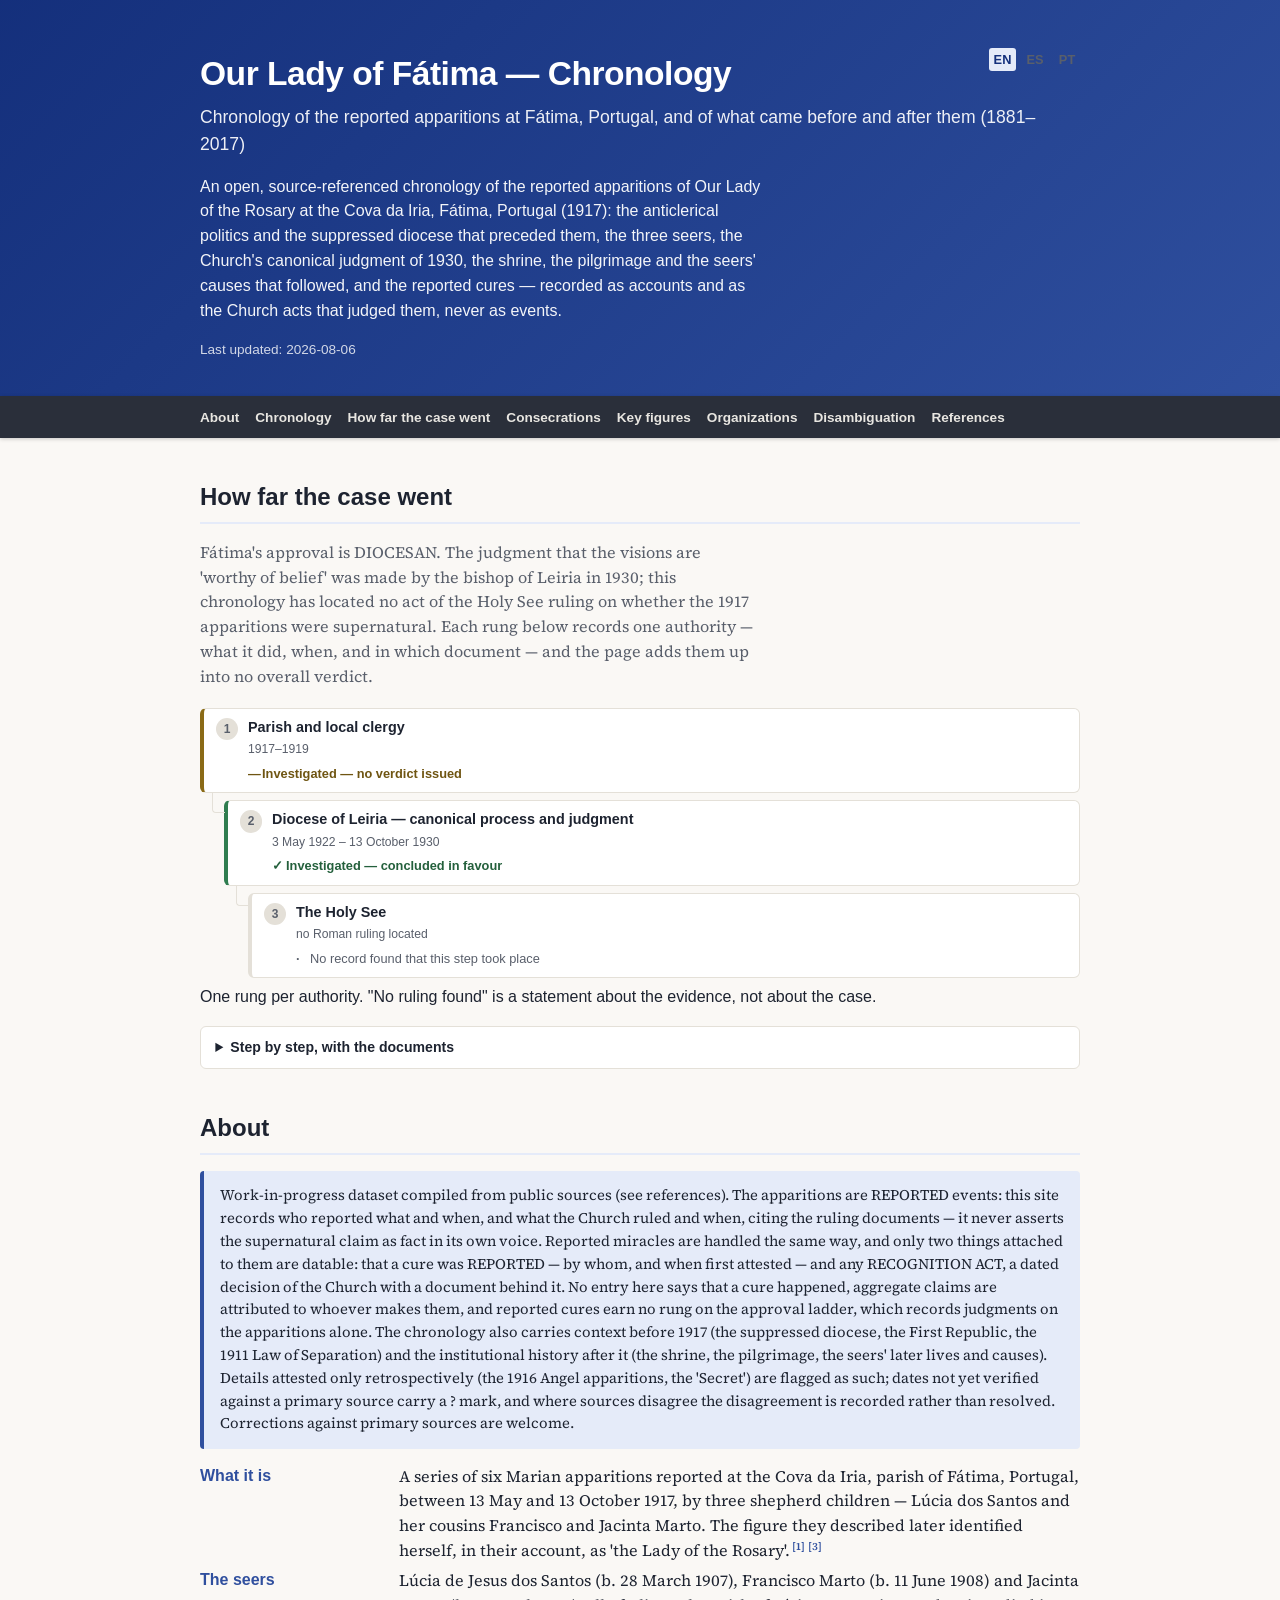
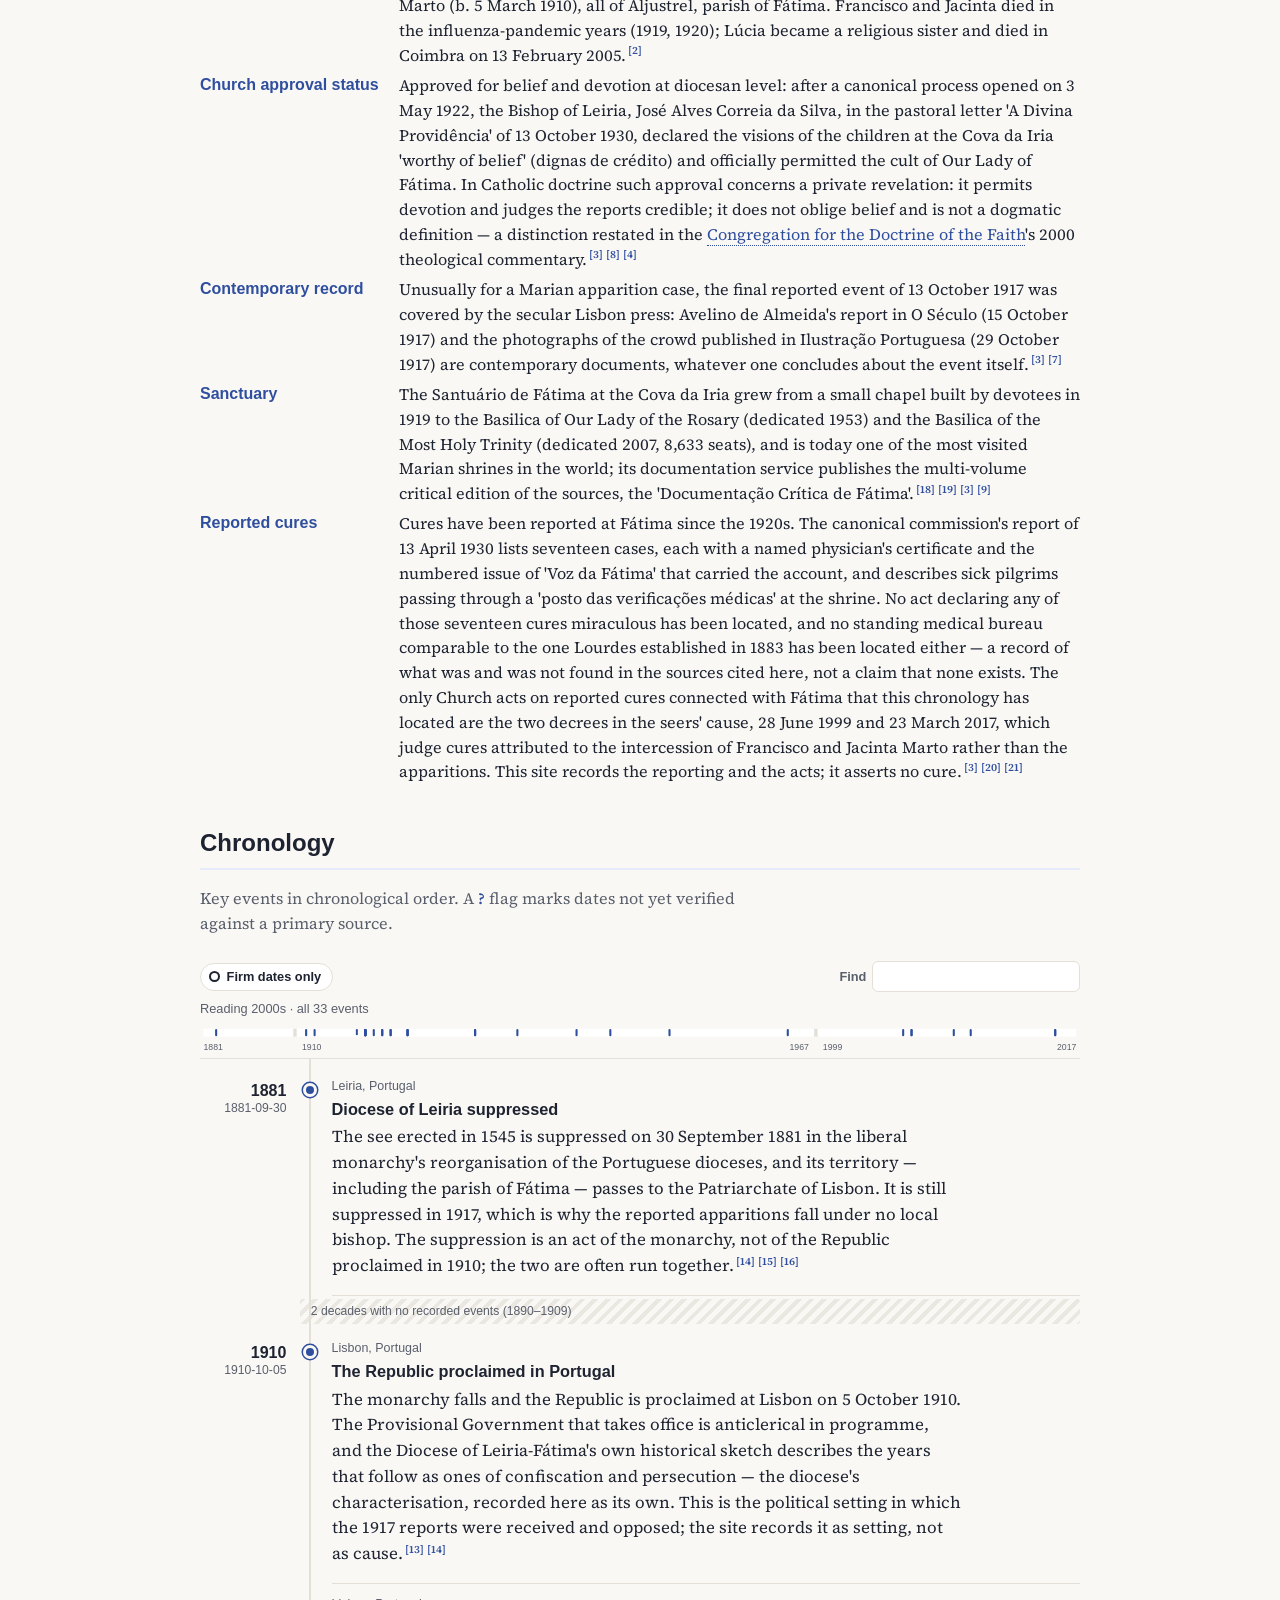
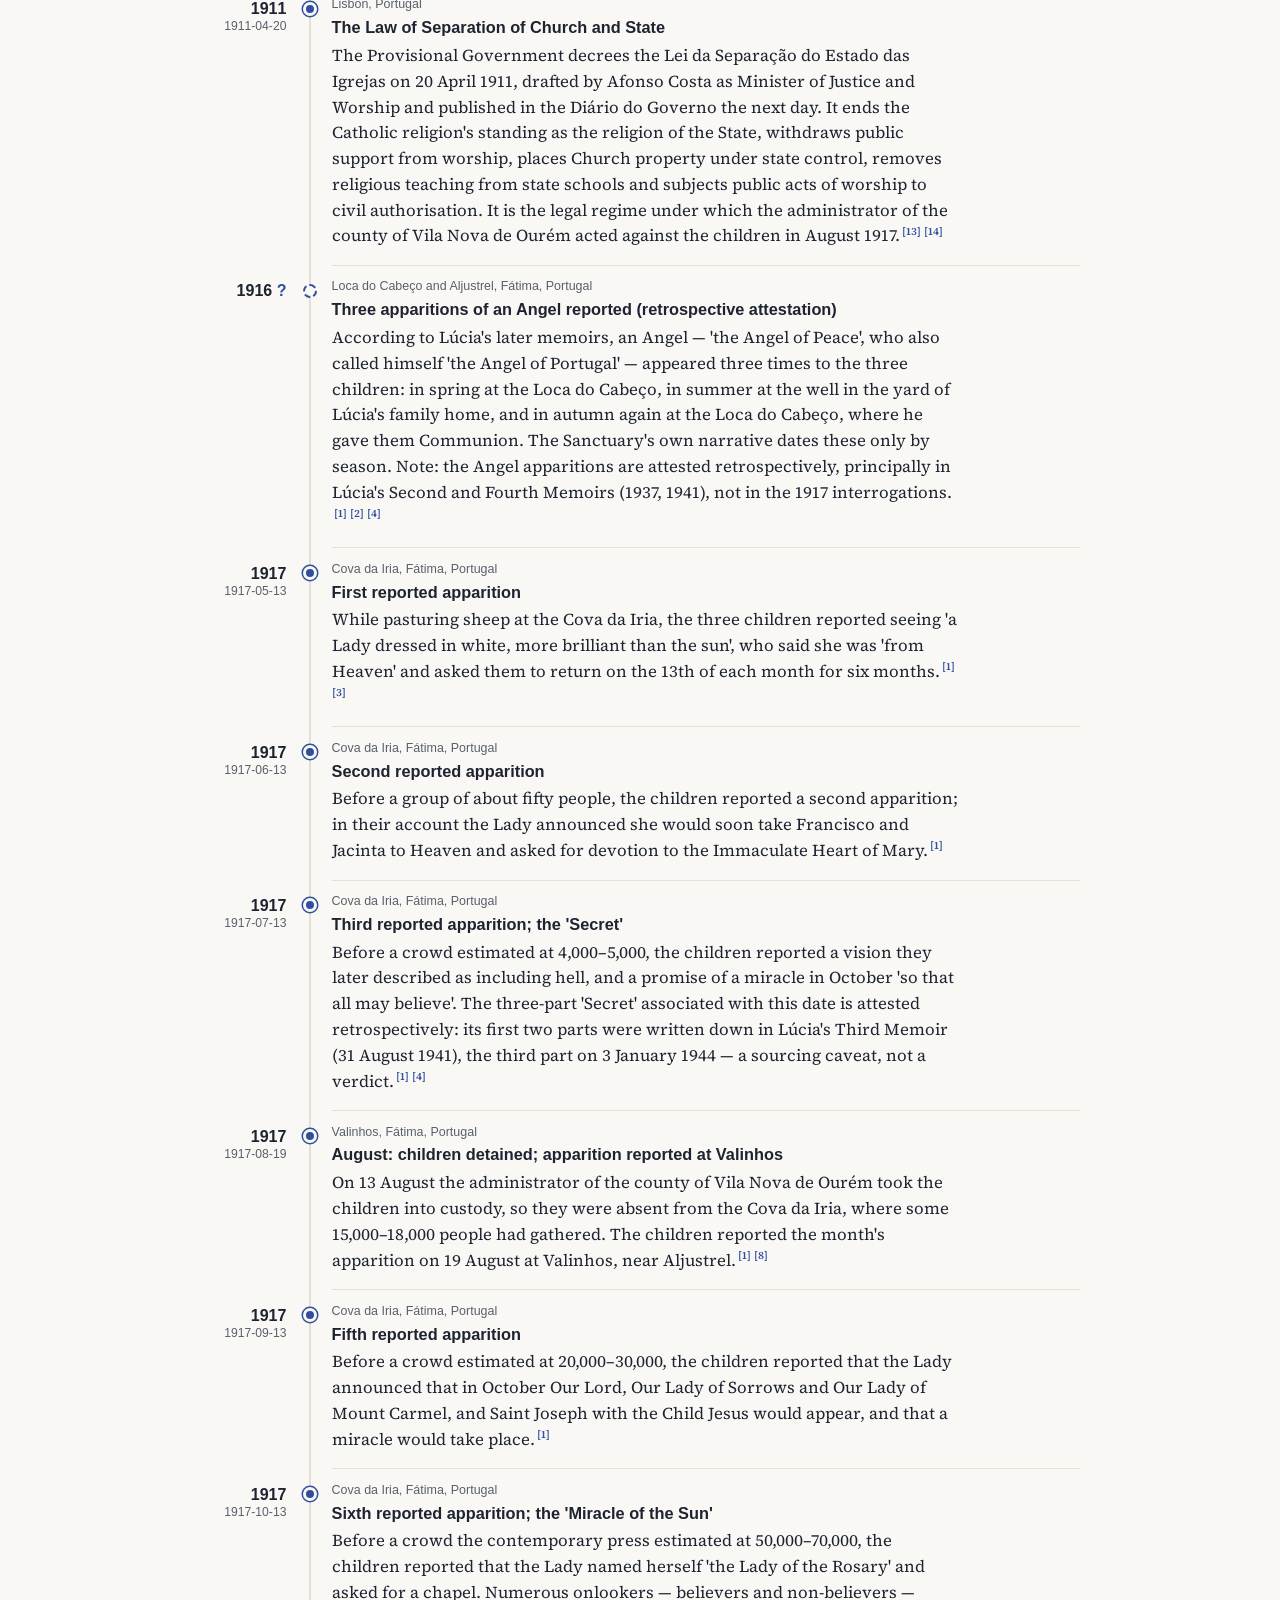
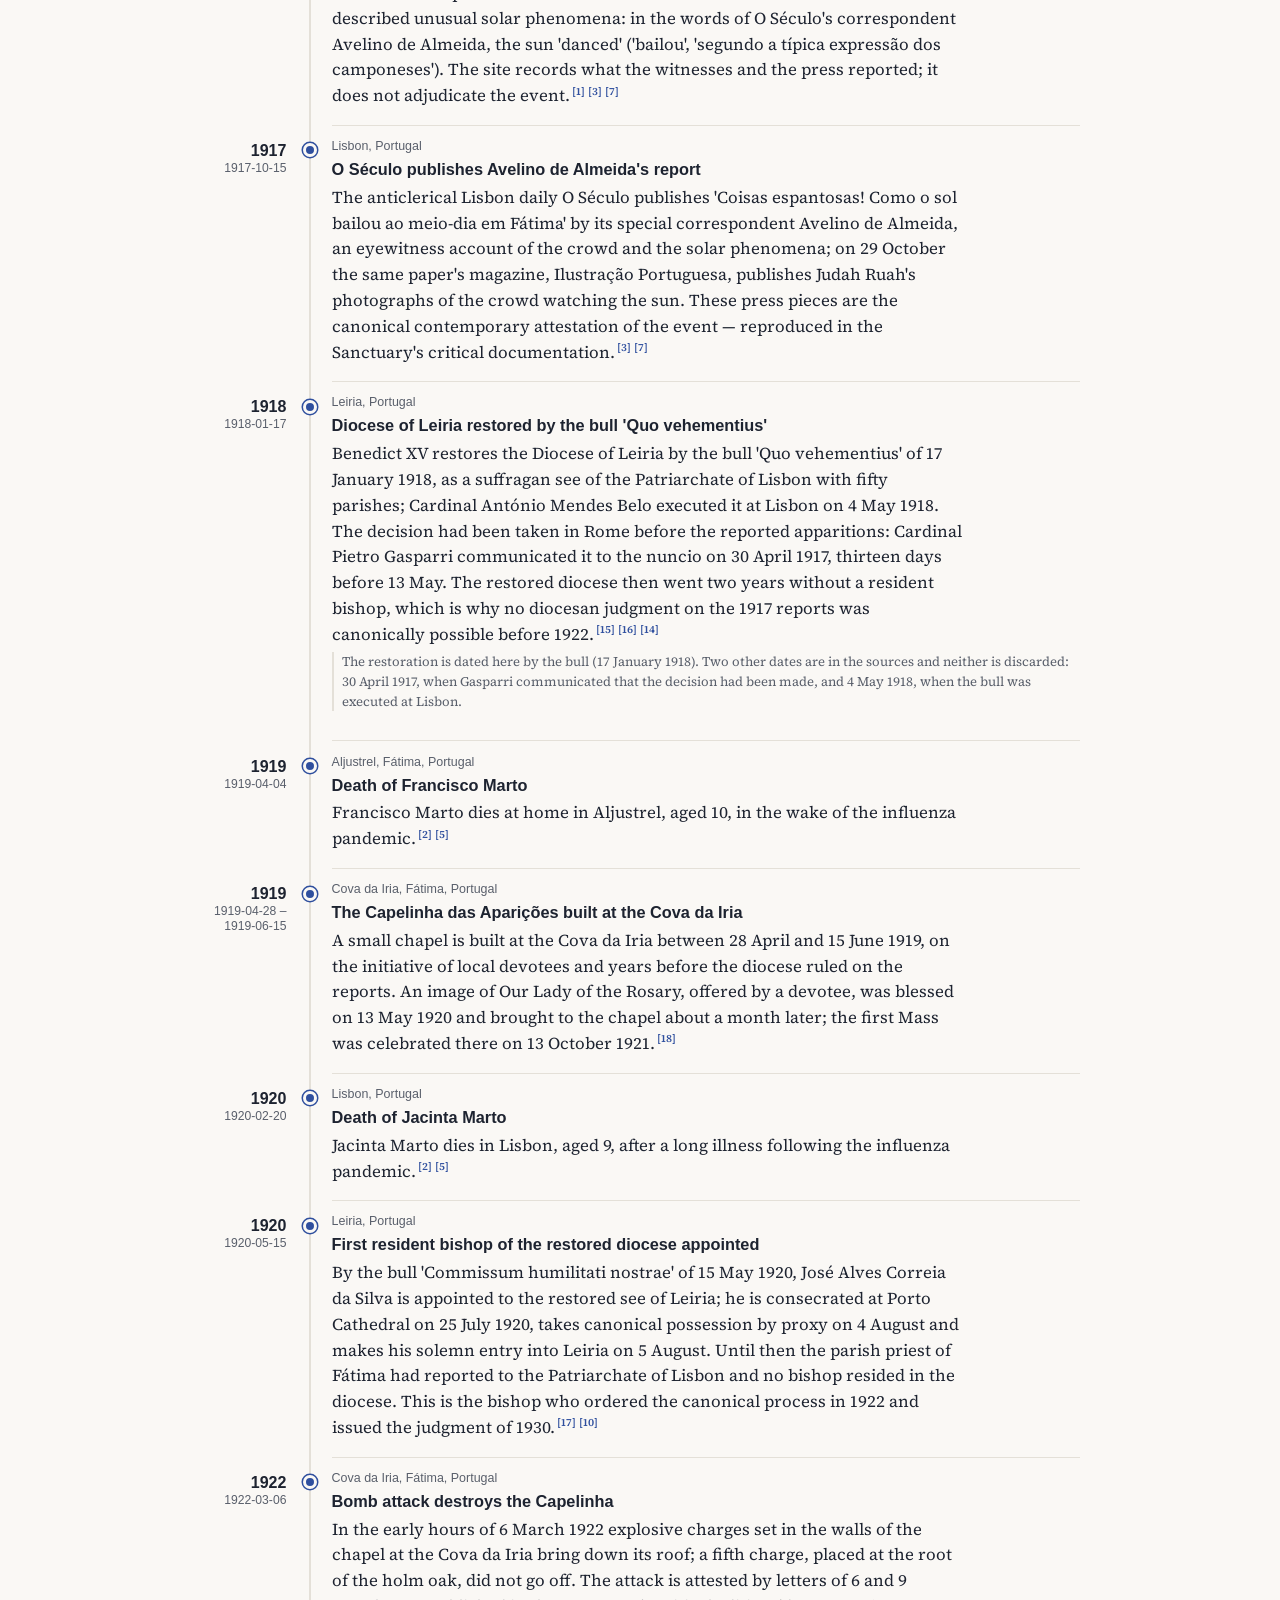
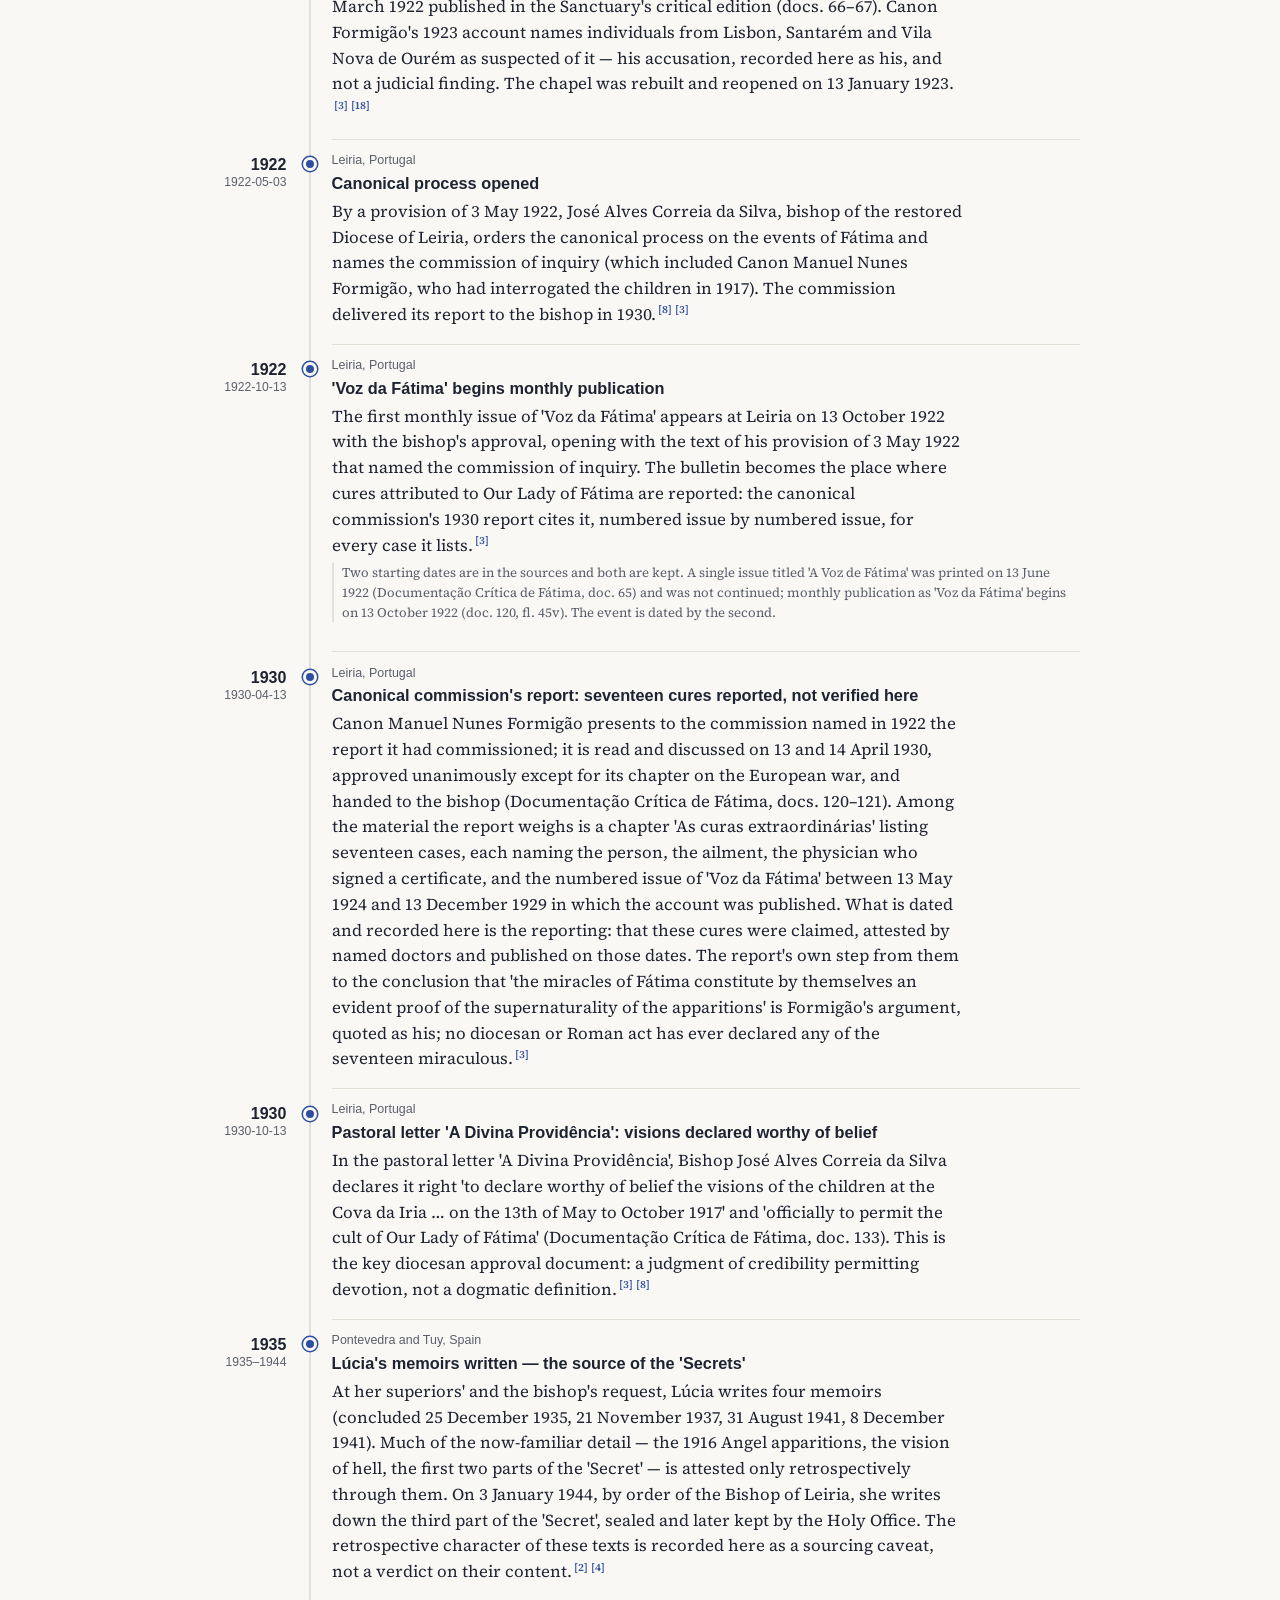
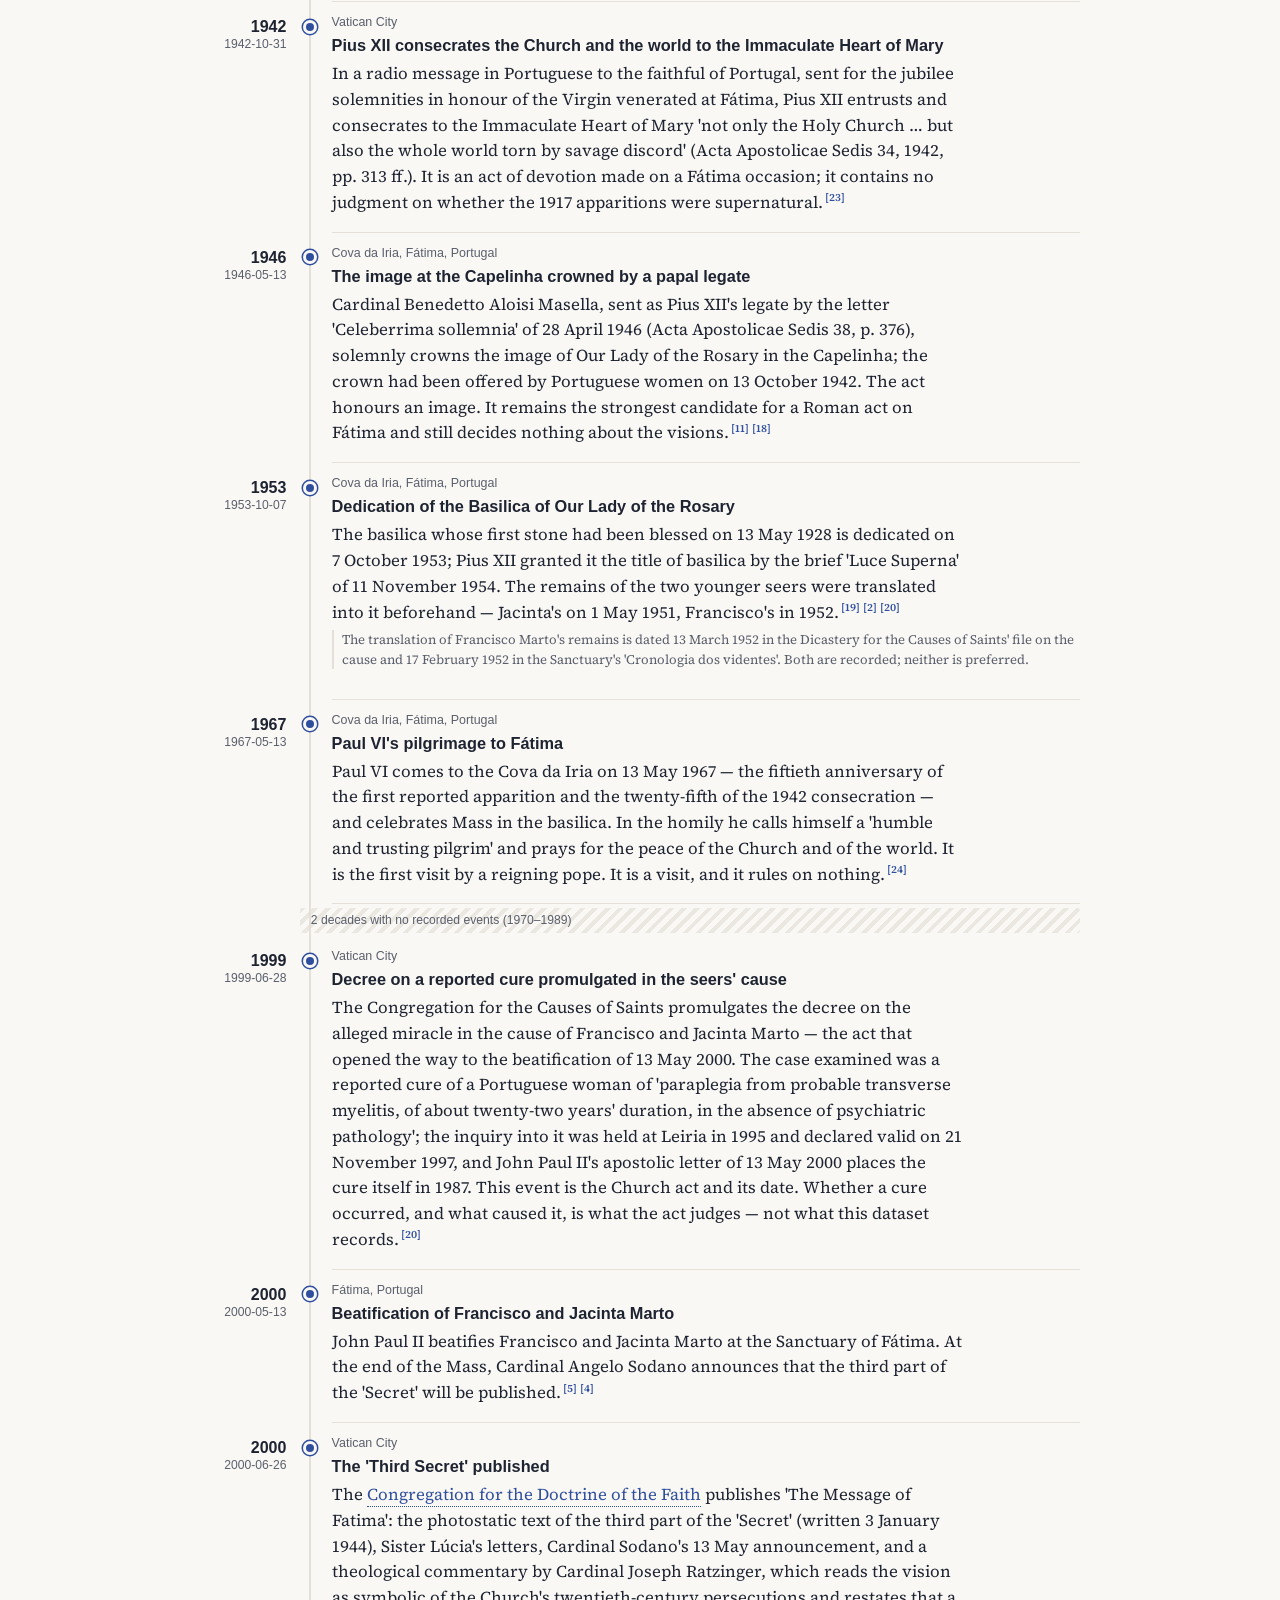
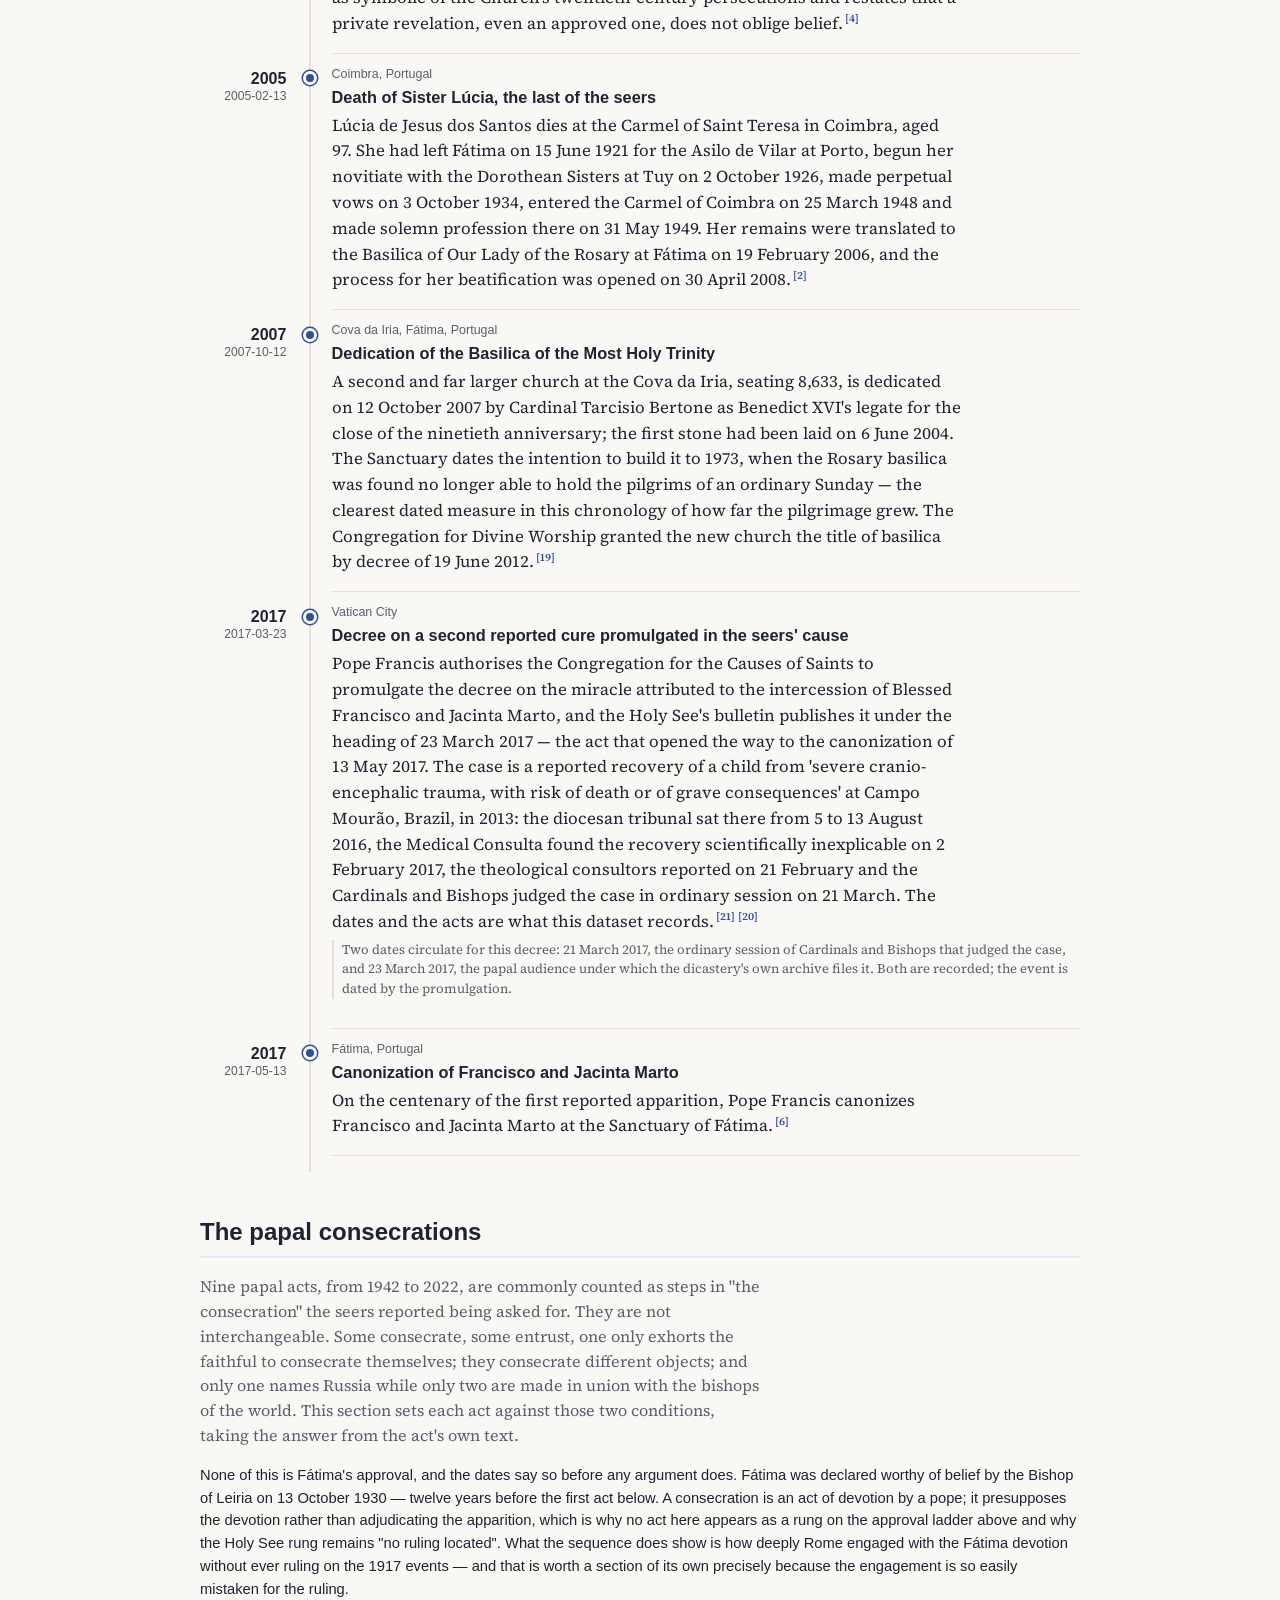
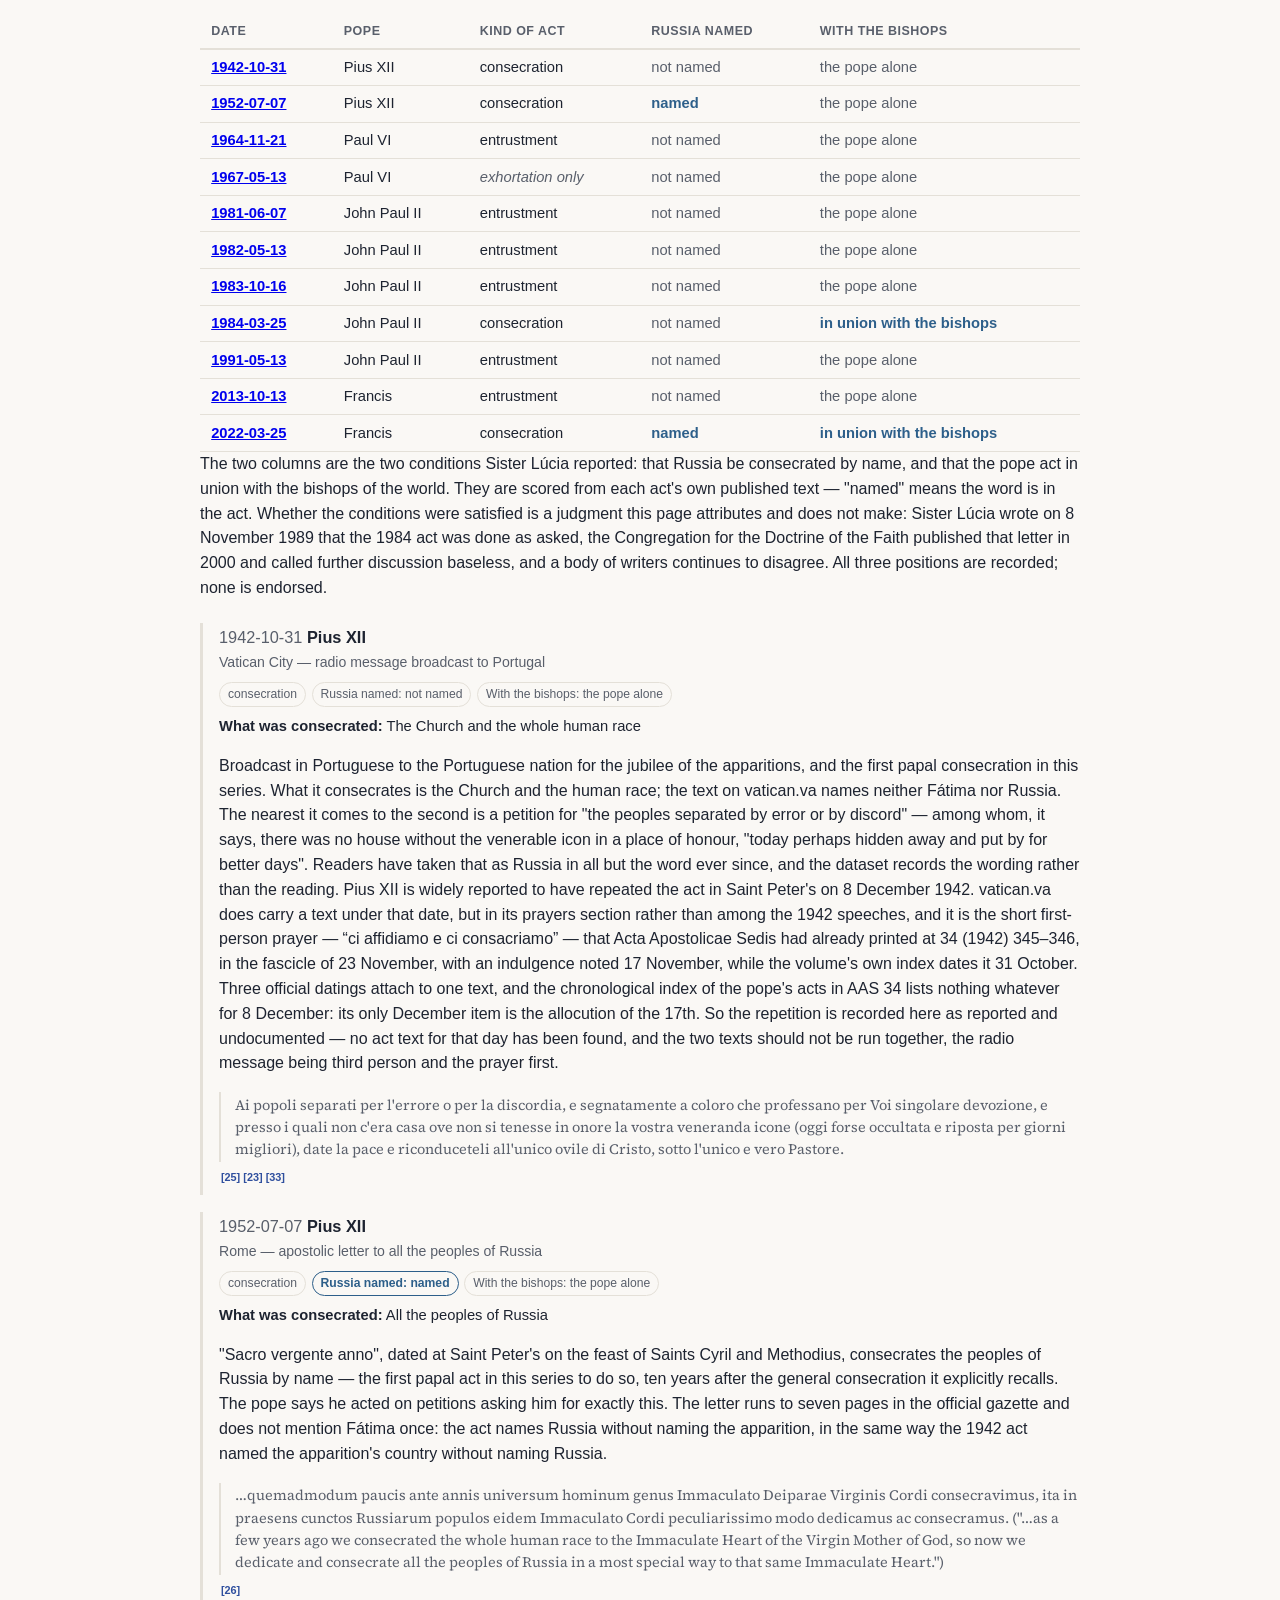
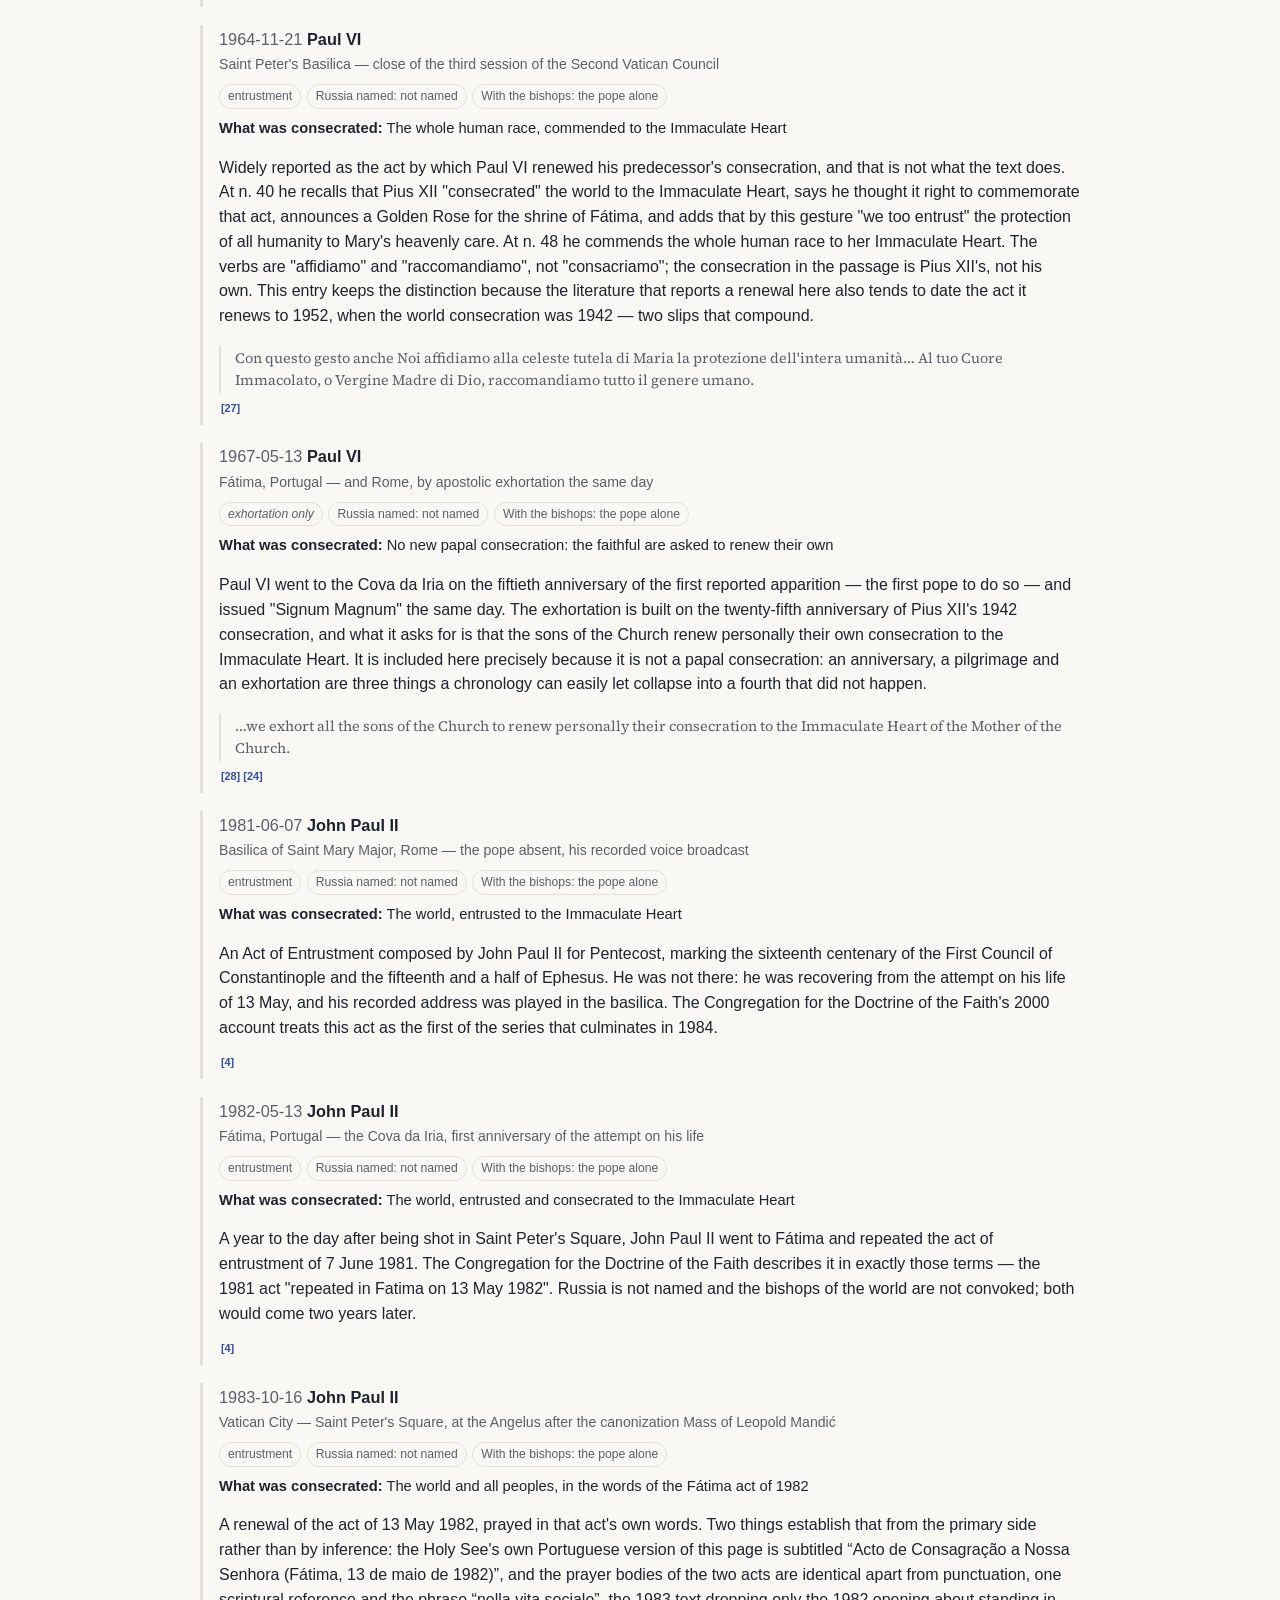
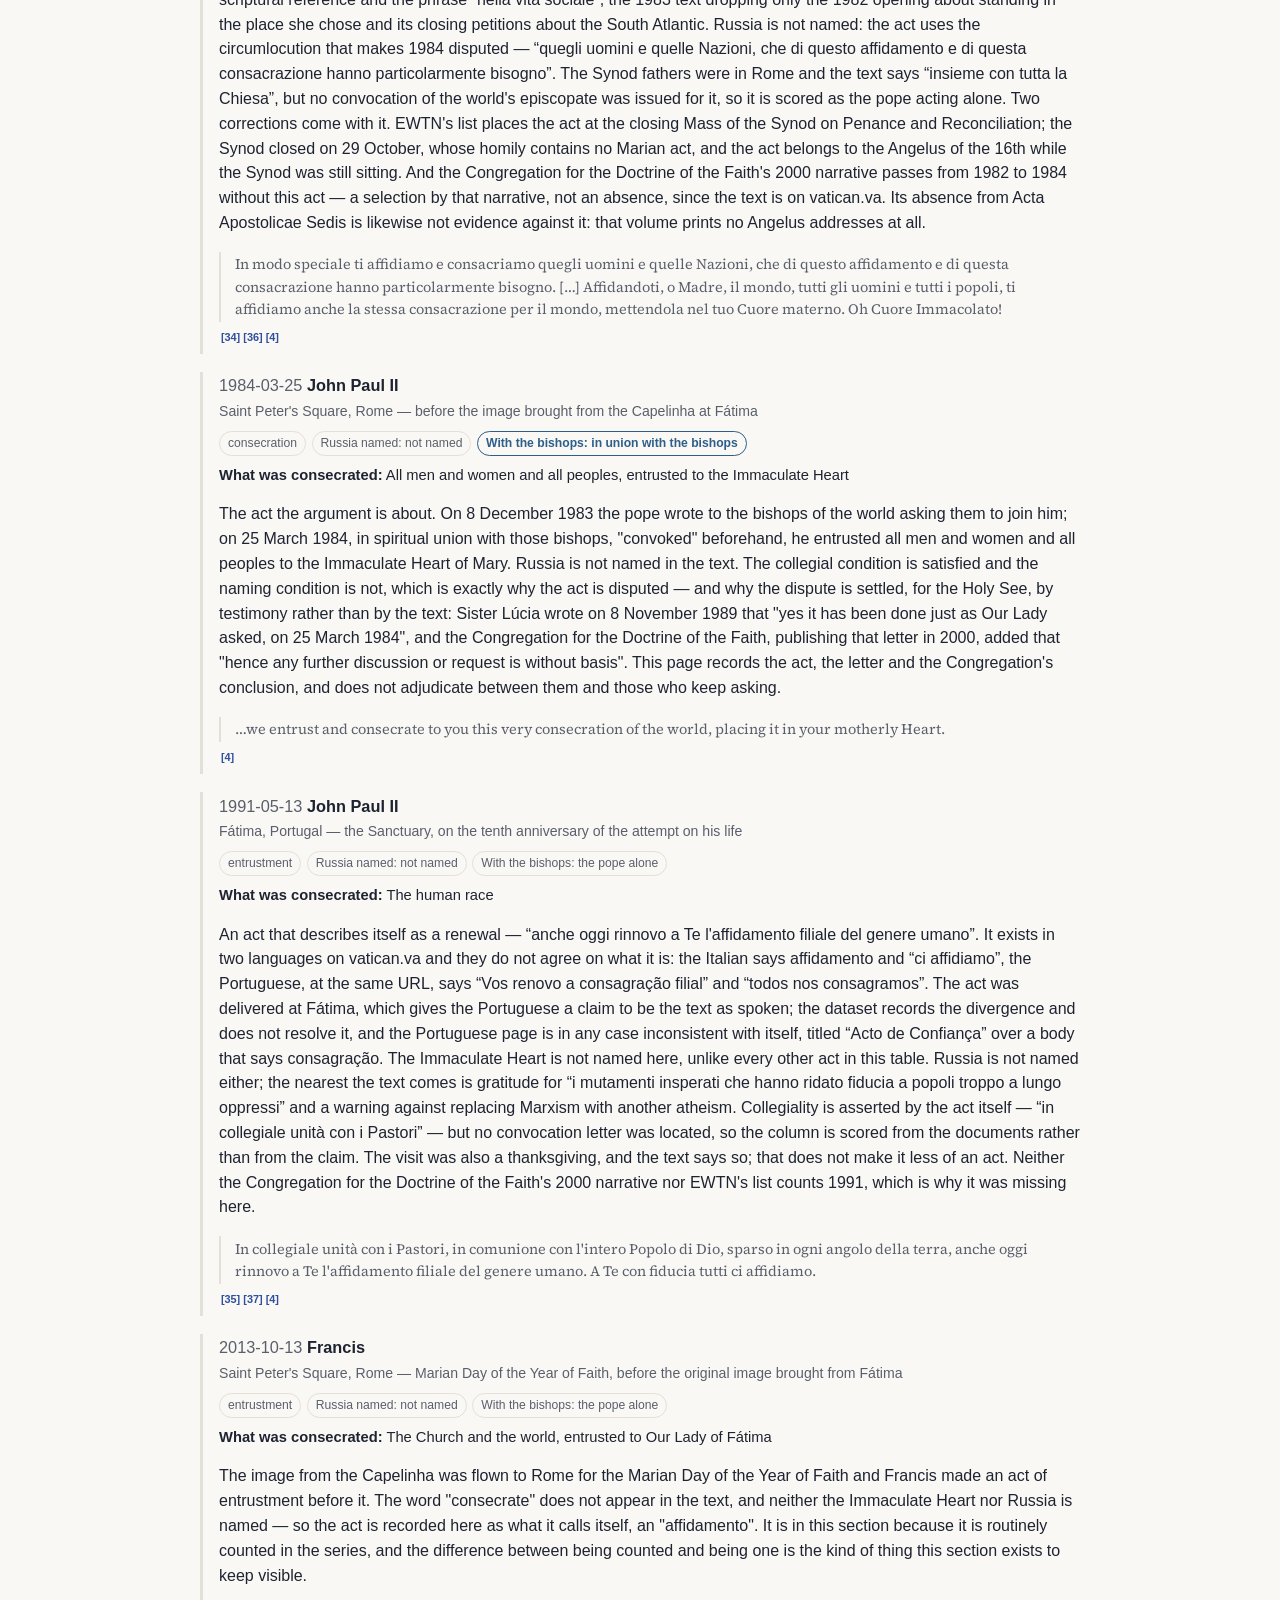
<file: docs/index.html>
<!DOCTYPE html>
<html lang="en">
<head>
  <meta charset="utf-8">
  <link rel="canonical" href="https://cronologia.github.io/fatima/en/">
  <link rel="alternate" hreflang="en" href="https://cronologia.github.io/fatima/en/">
  <link rel="alternate" hreflang="es" href="https://cronologia.github.io/fatima/es/">
  <link rel="alternate" hreflang="pt" href="https://cronologia.github.io/fatima/pt/">
  <link rel="alternate" hreflang="x-default" href="https://cronologia.github.io/fatima/en/">
  <script>
    (function () {
      var supported = ["en","es","pt"];
      var stored = null; try { stored = localStorage.getItem('lang'); } catch (e) {}
      var nav = (navigator.language || 'en').slice(0, 2).toLowerCase();
      var pick = supported.indexOf(stored) >= 0 ? stored : (supported.indexOf(nav) >= 0 ? nav : 'en');
      location.replace('./' + pick + '/');
    })();
  </script>
  <noscript><meta http-equiv="refresh" content="0; url=./en/"></noscript>
  <title>Cronologia</title>
</head>
<body><p>Redirecting… <a href="./en/">English</a> · <a href="./es/">Español</a> · <a href="./pt/">Português</a></p></body>
</html>
</file>
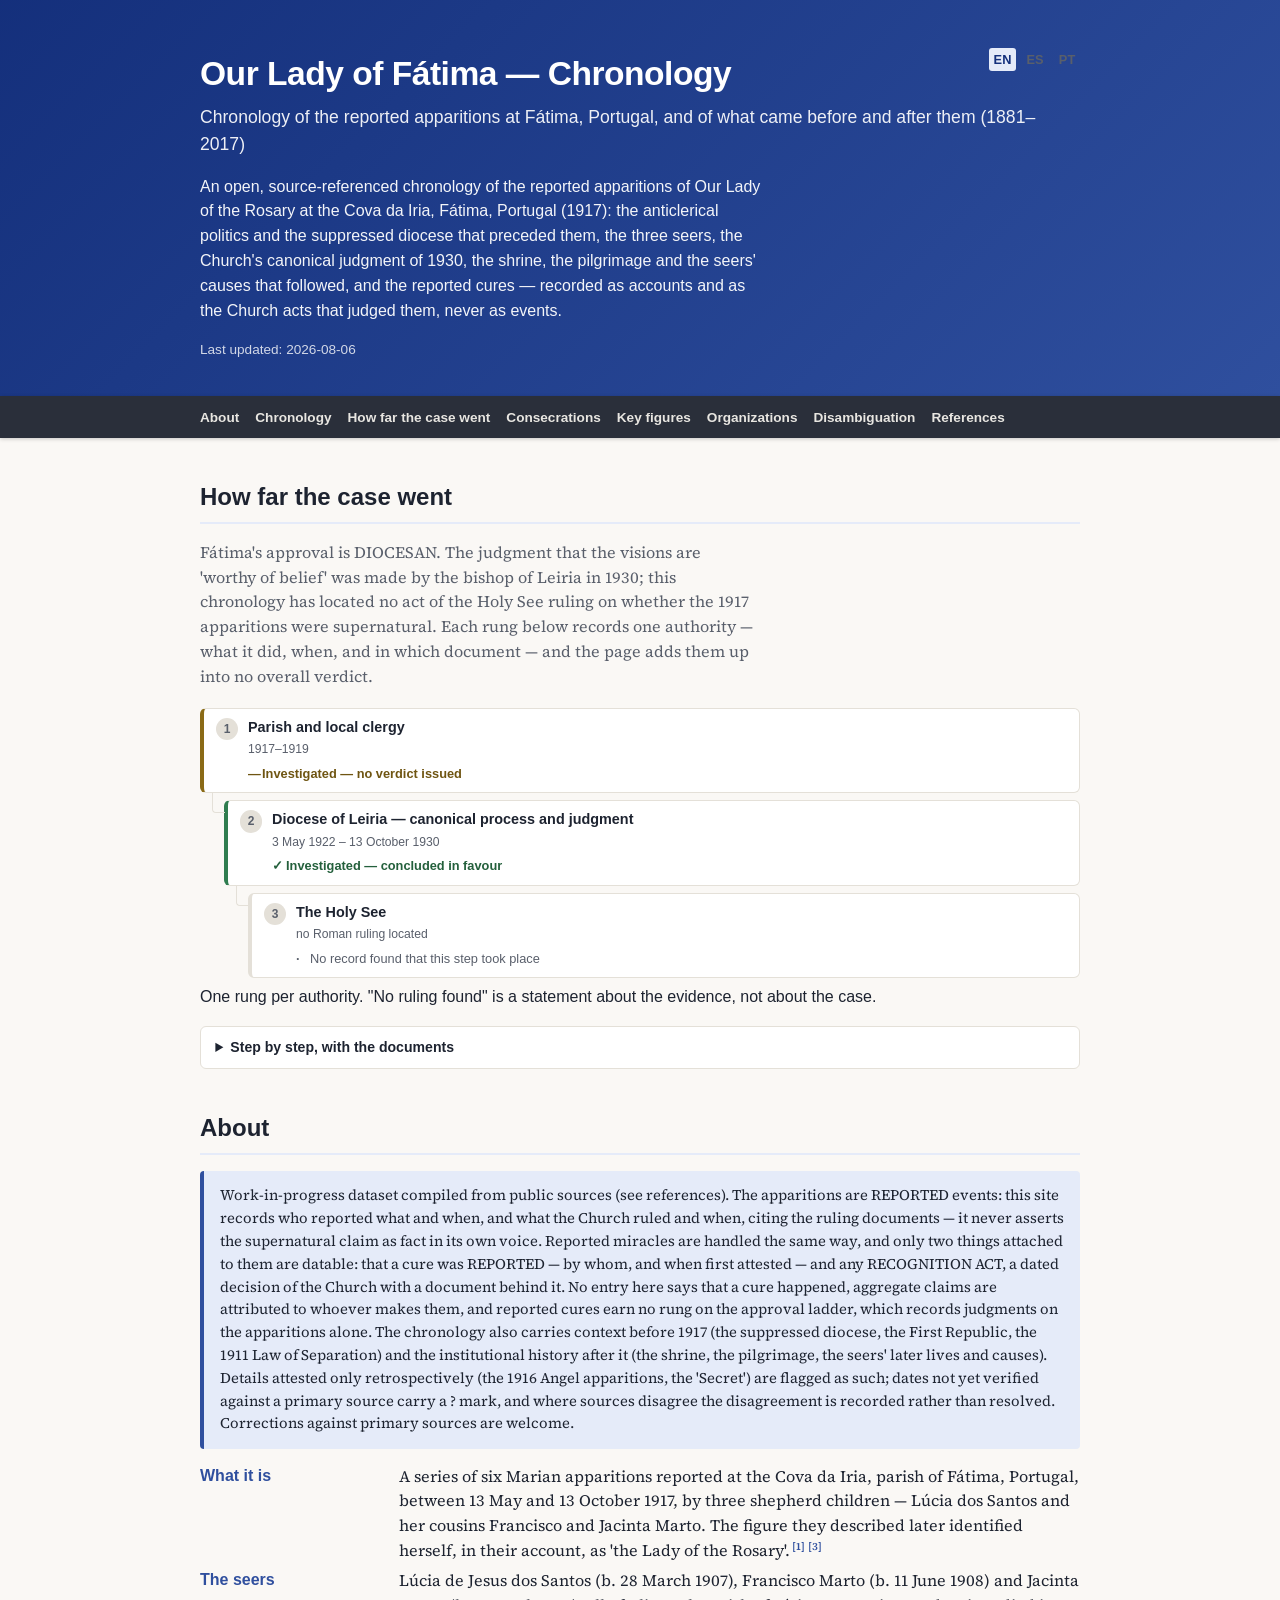
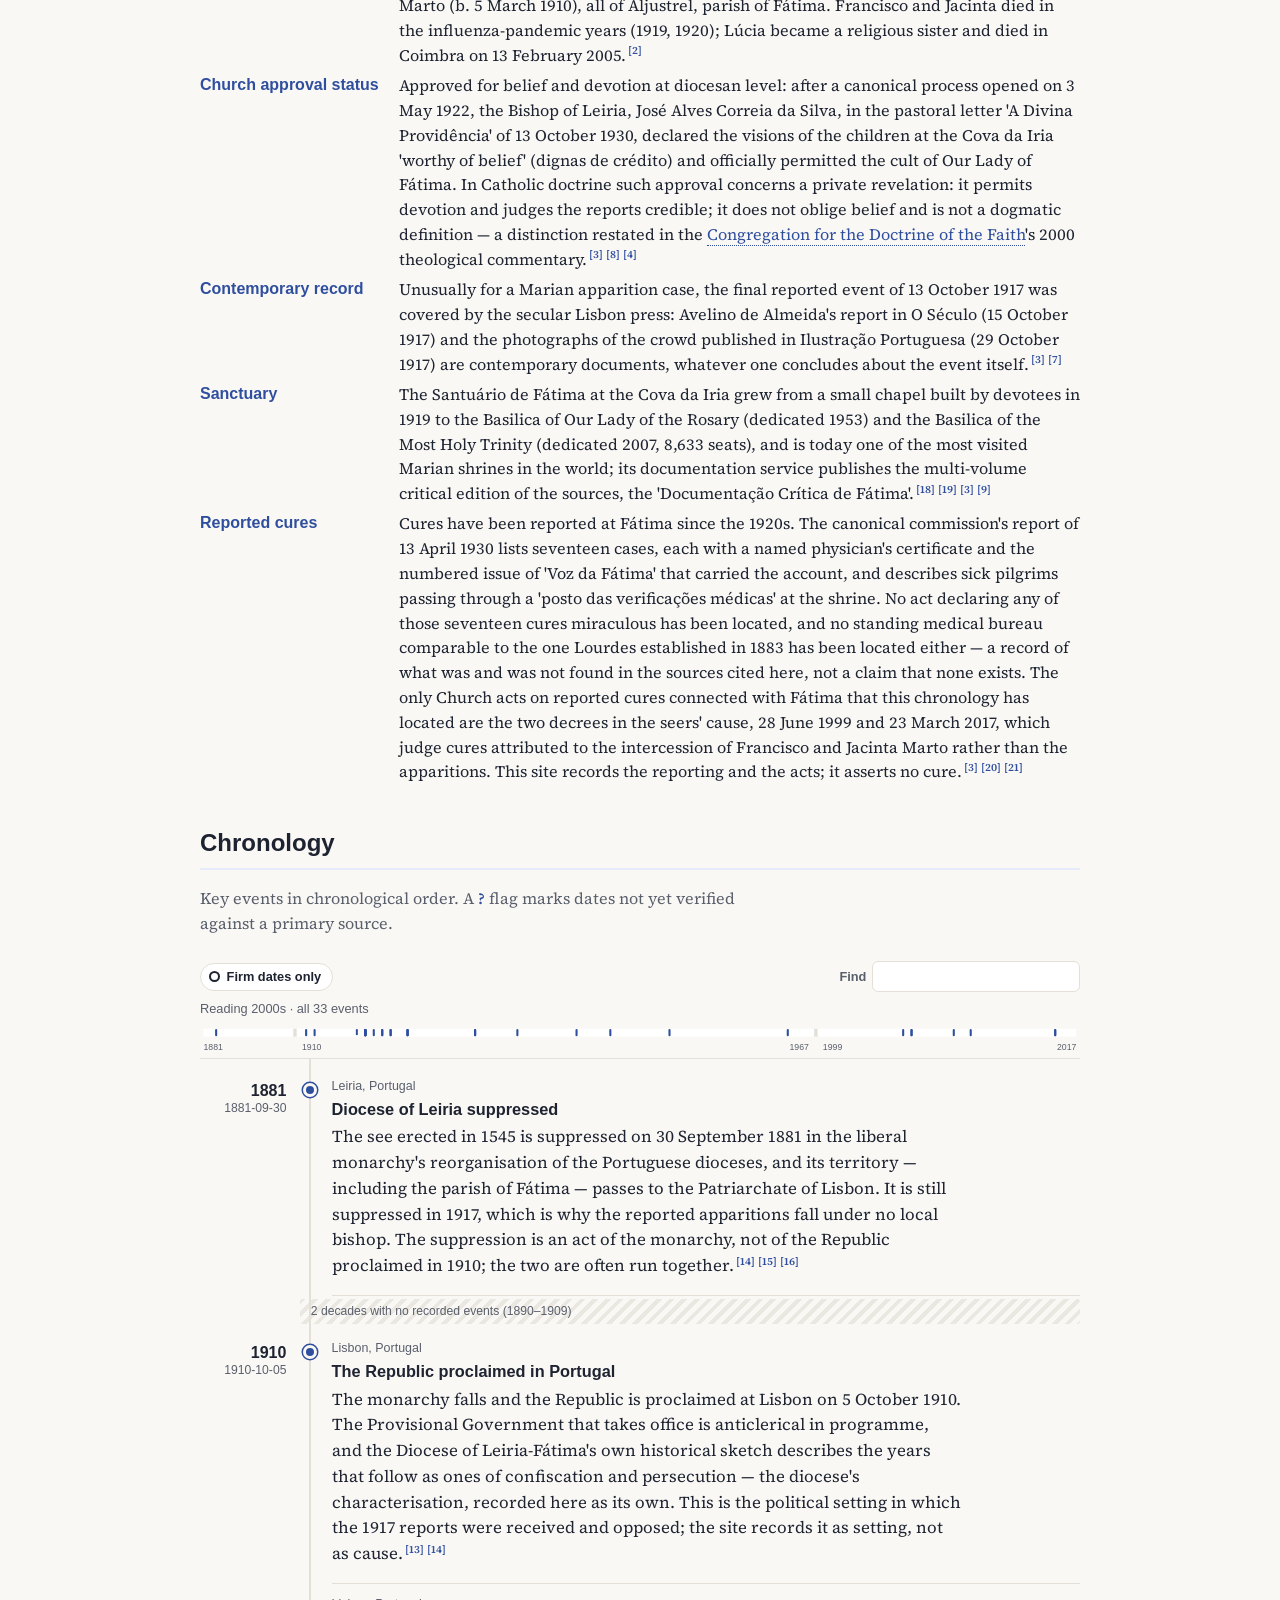
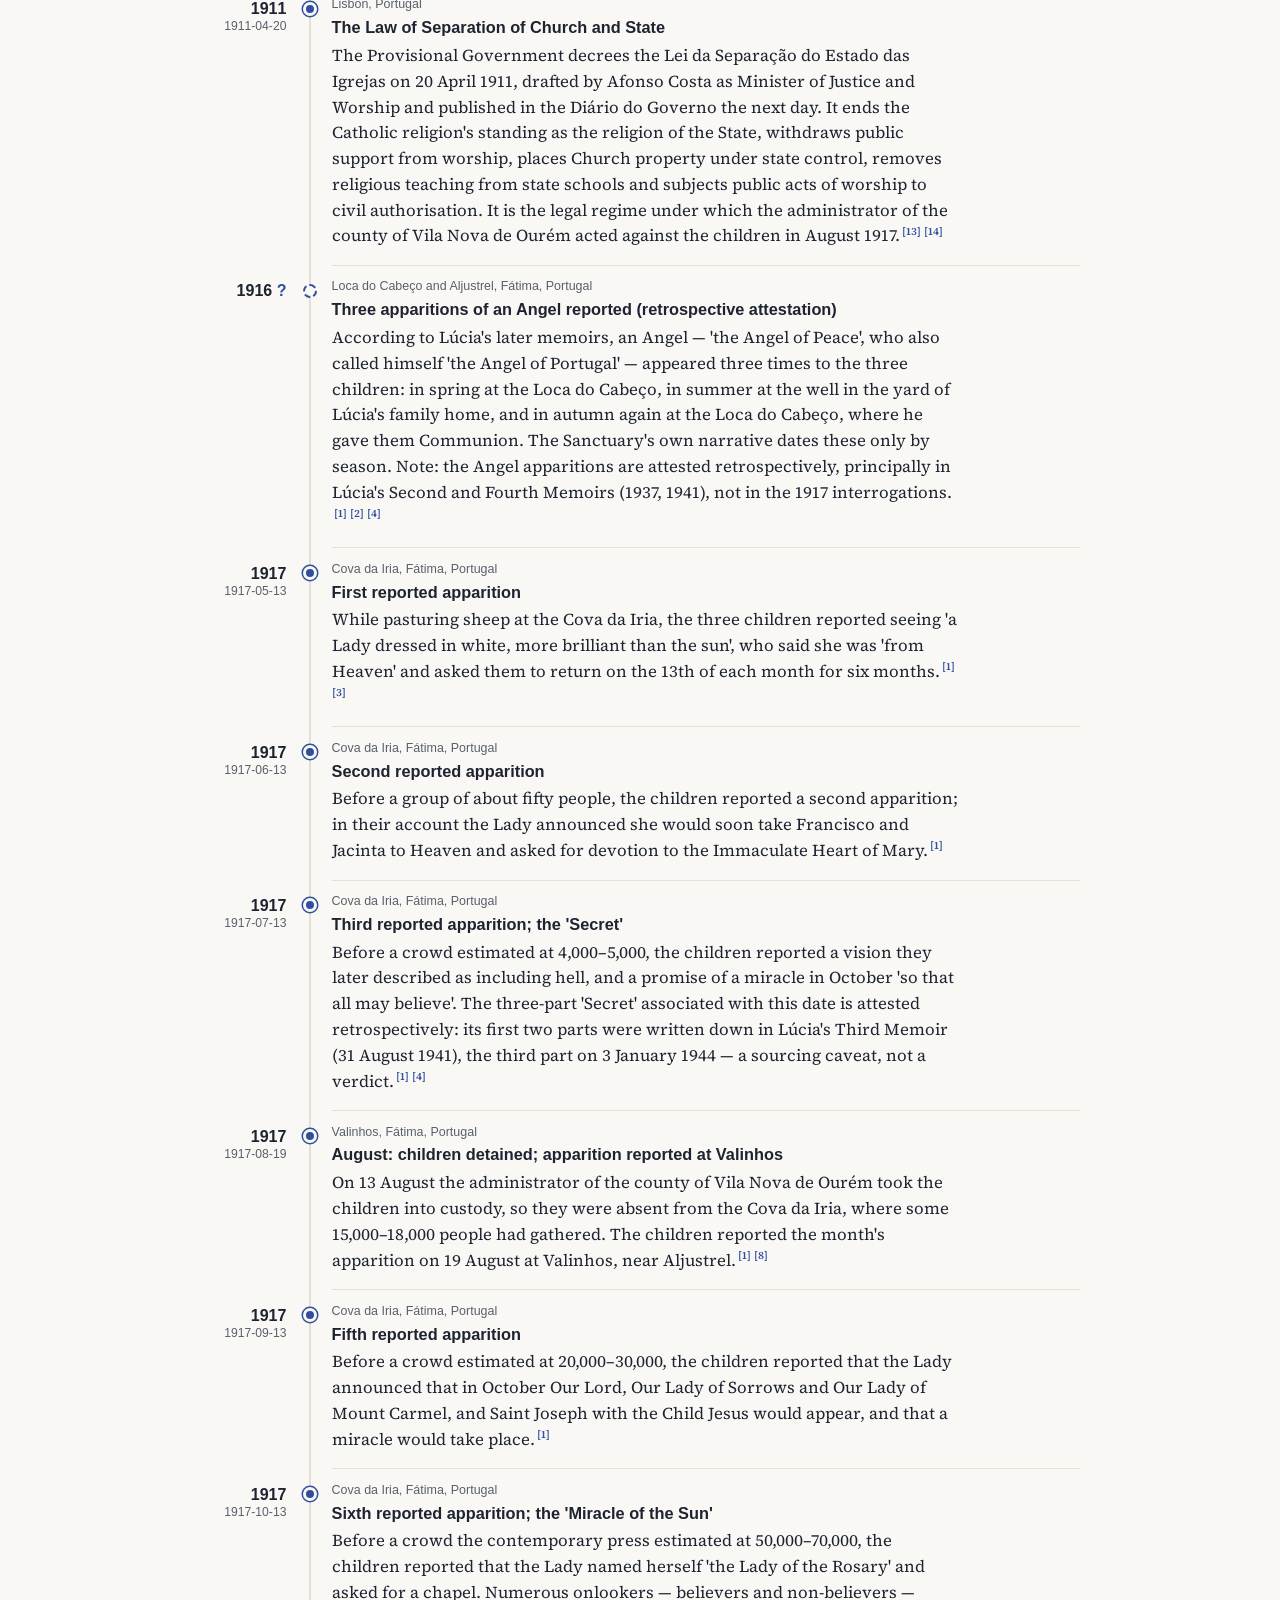
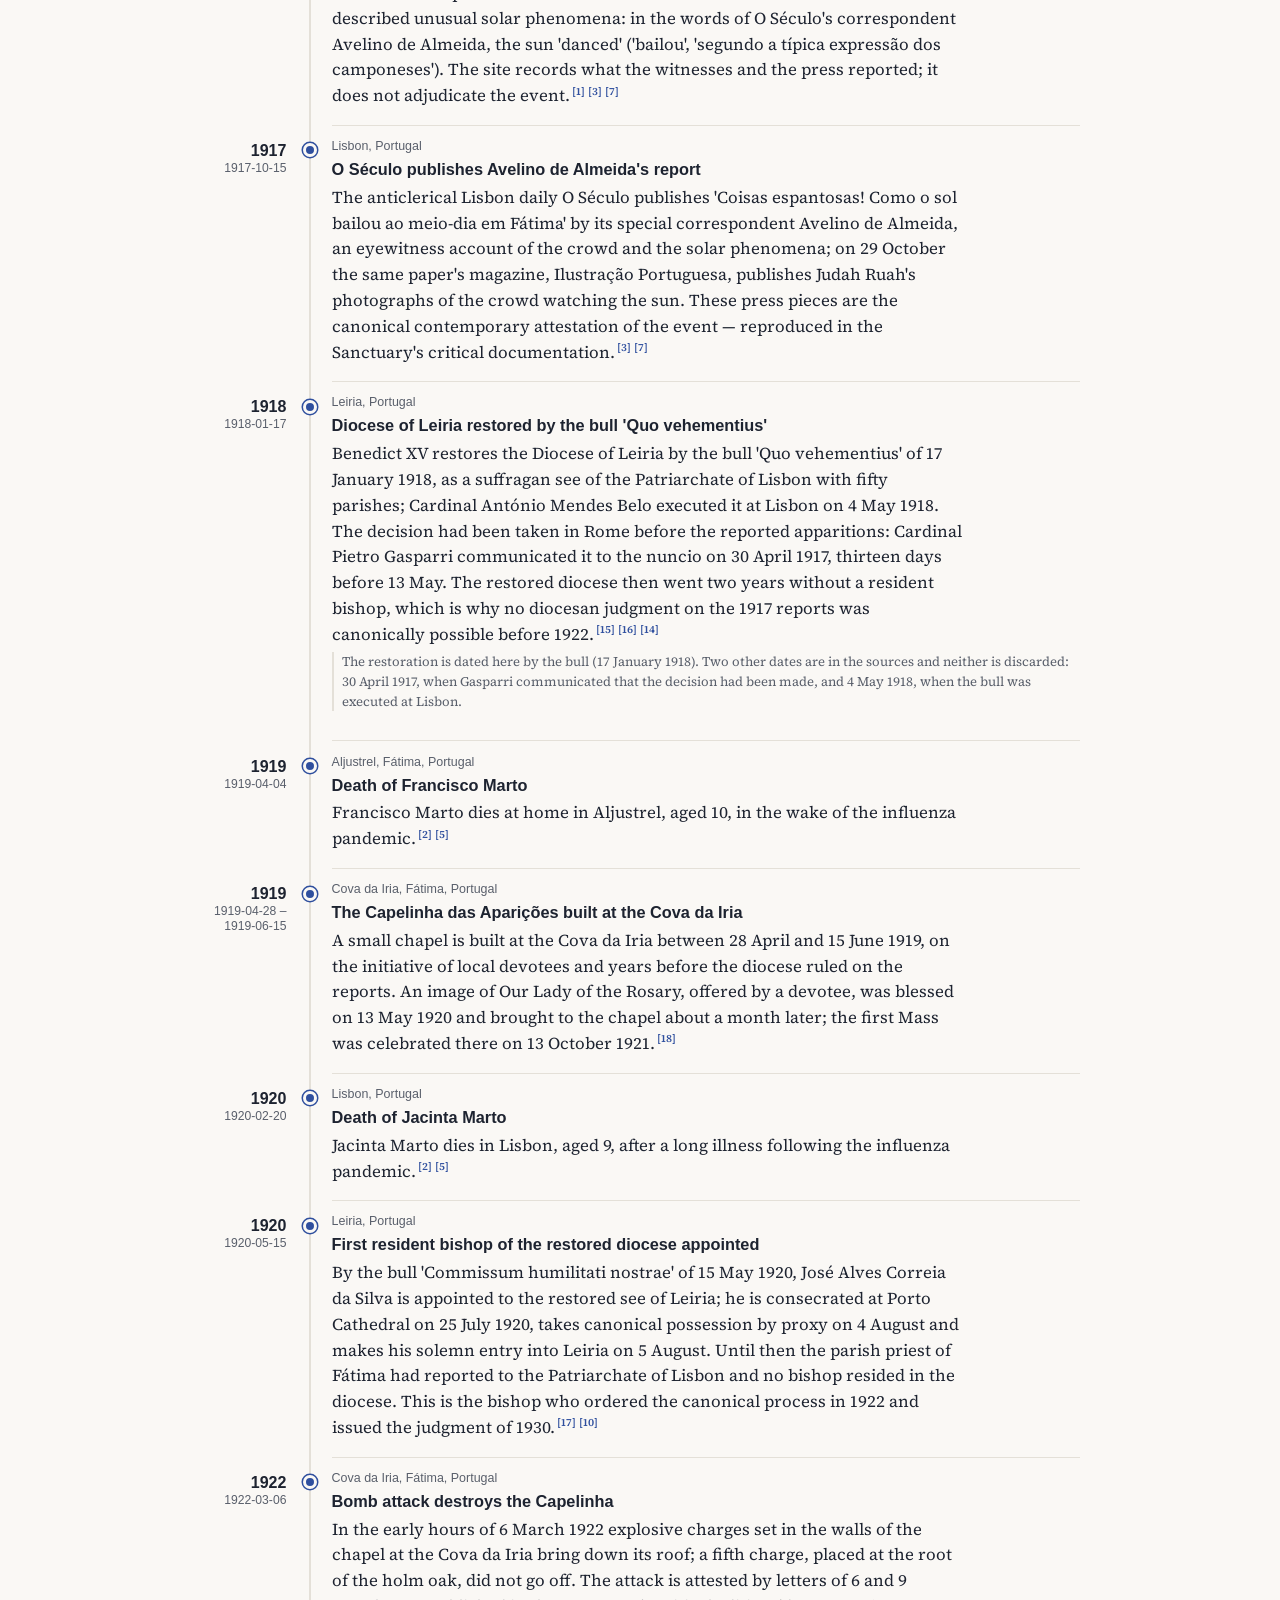
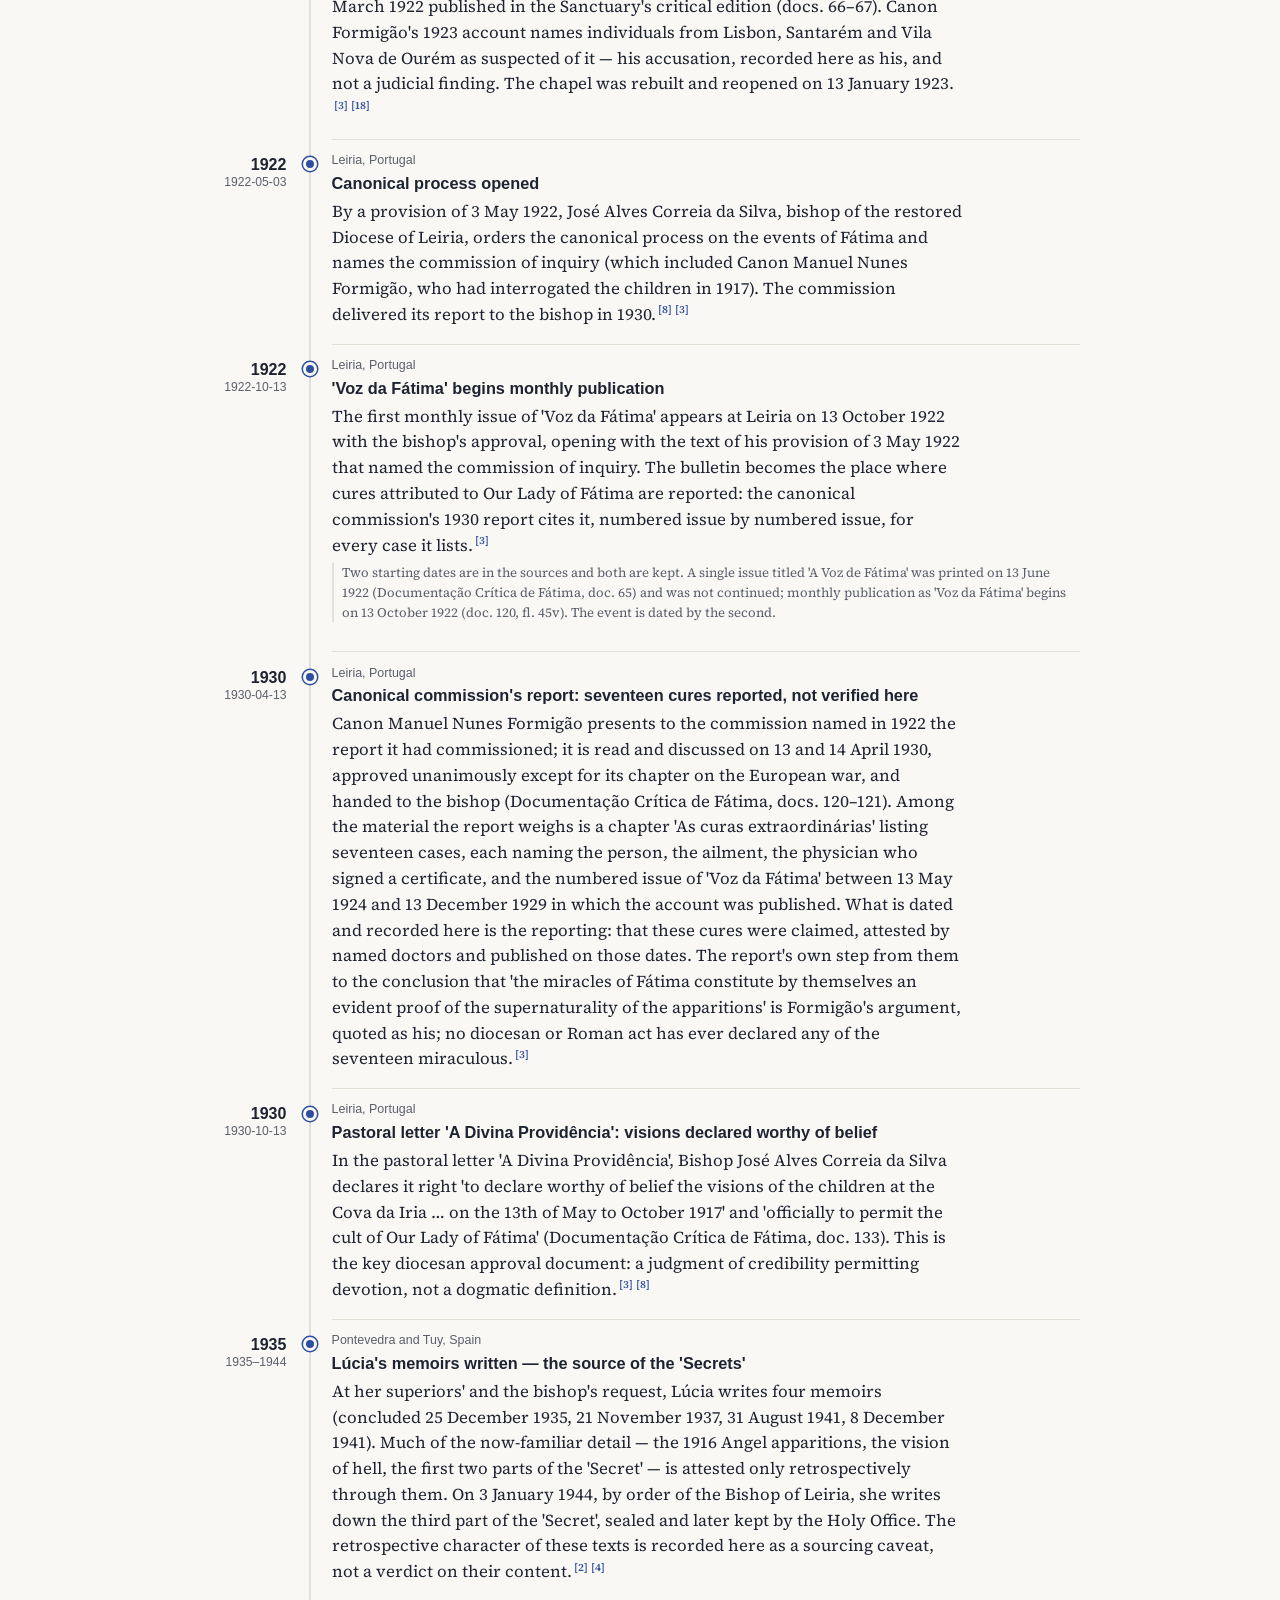
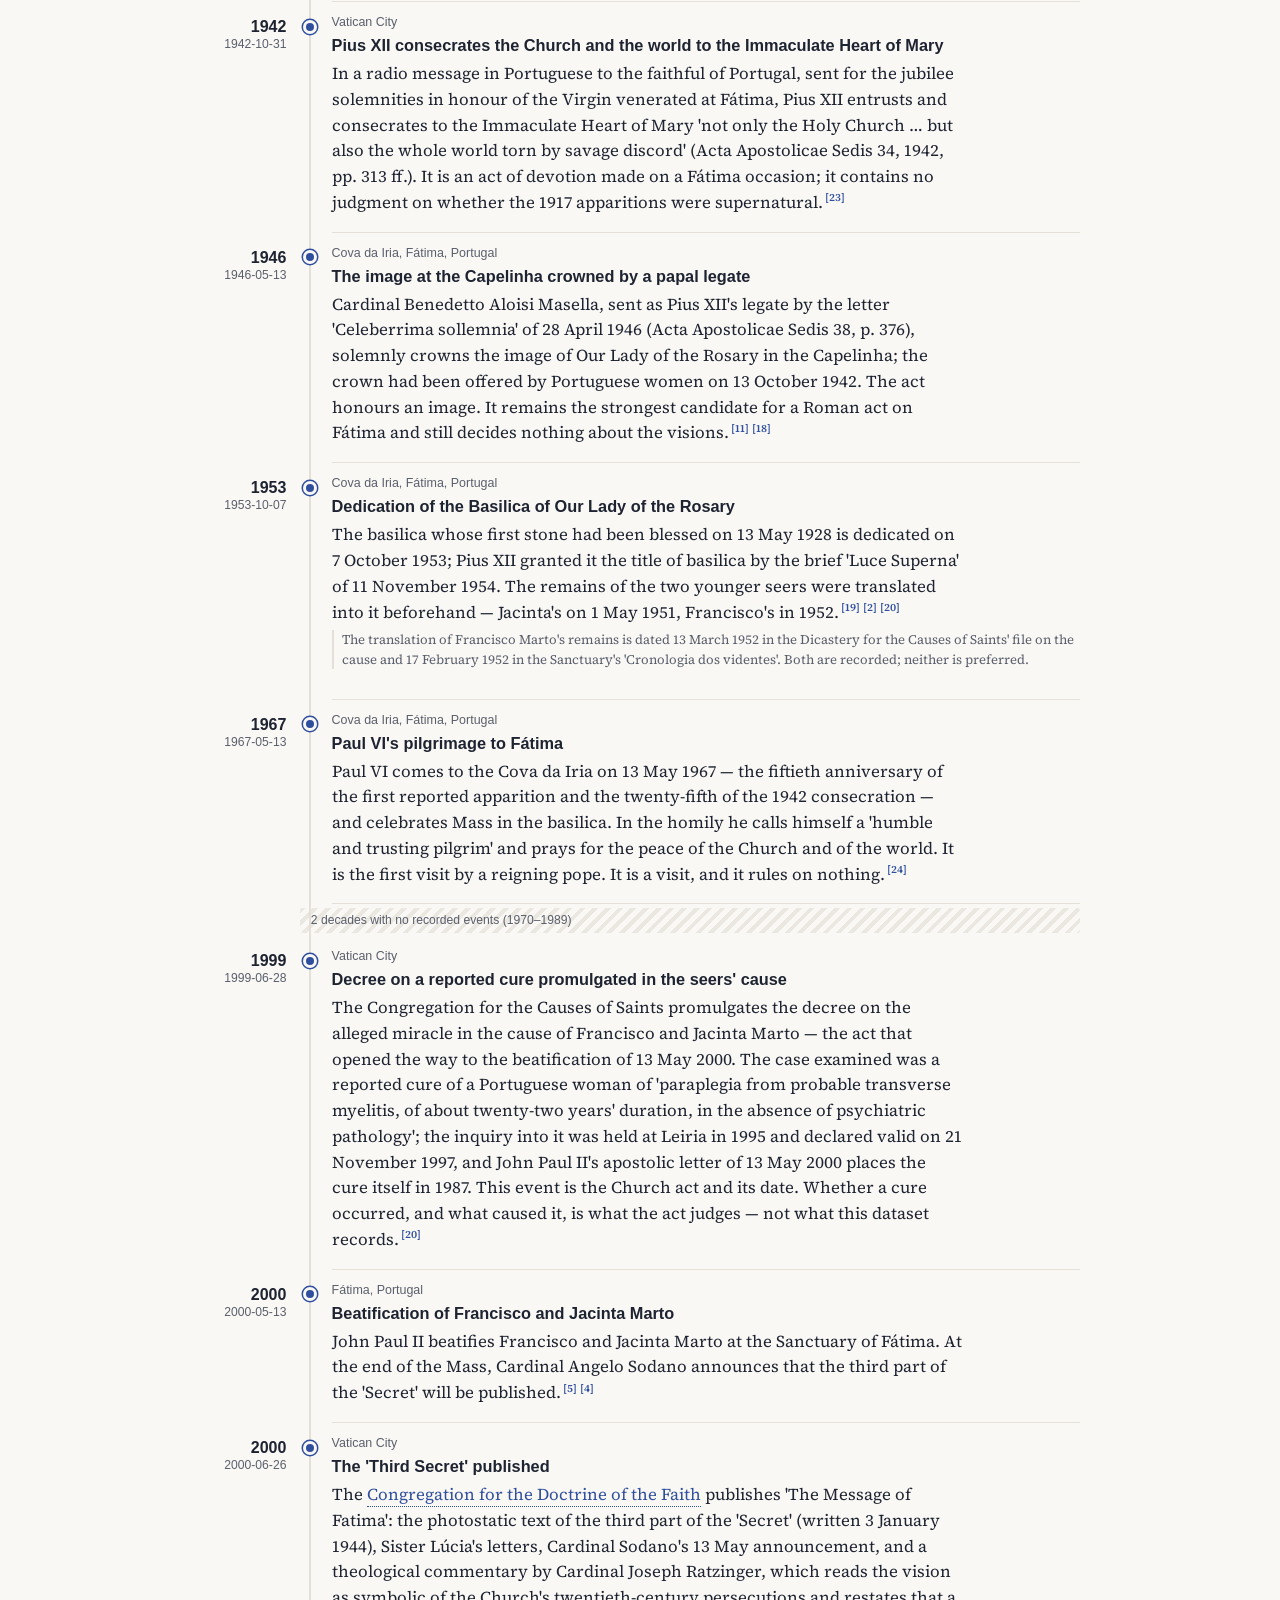
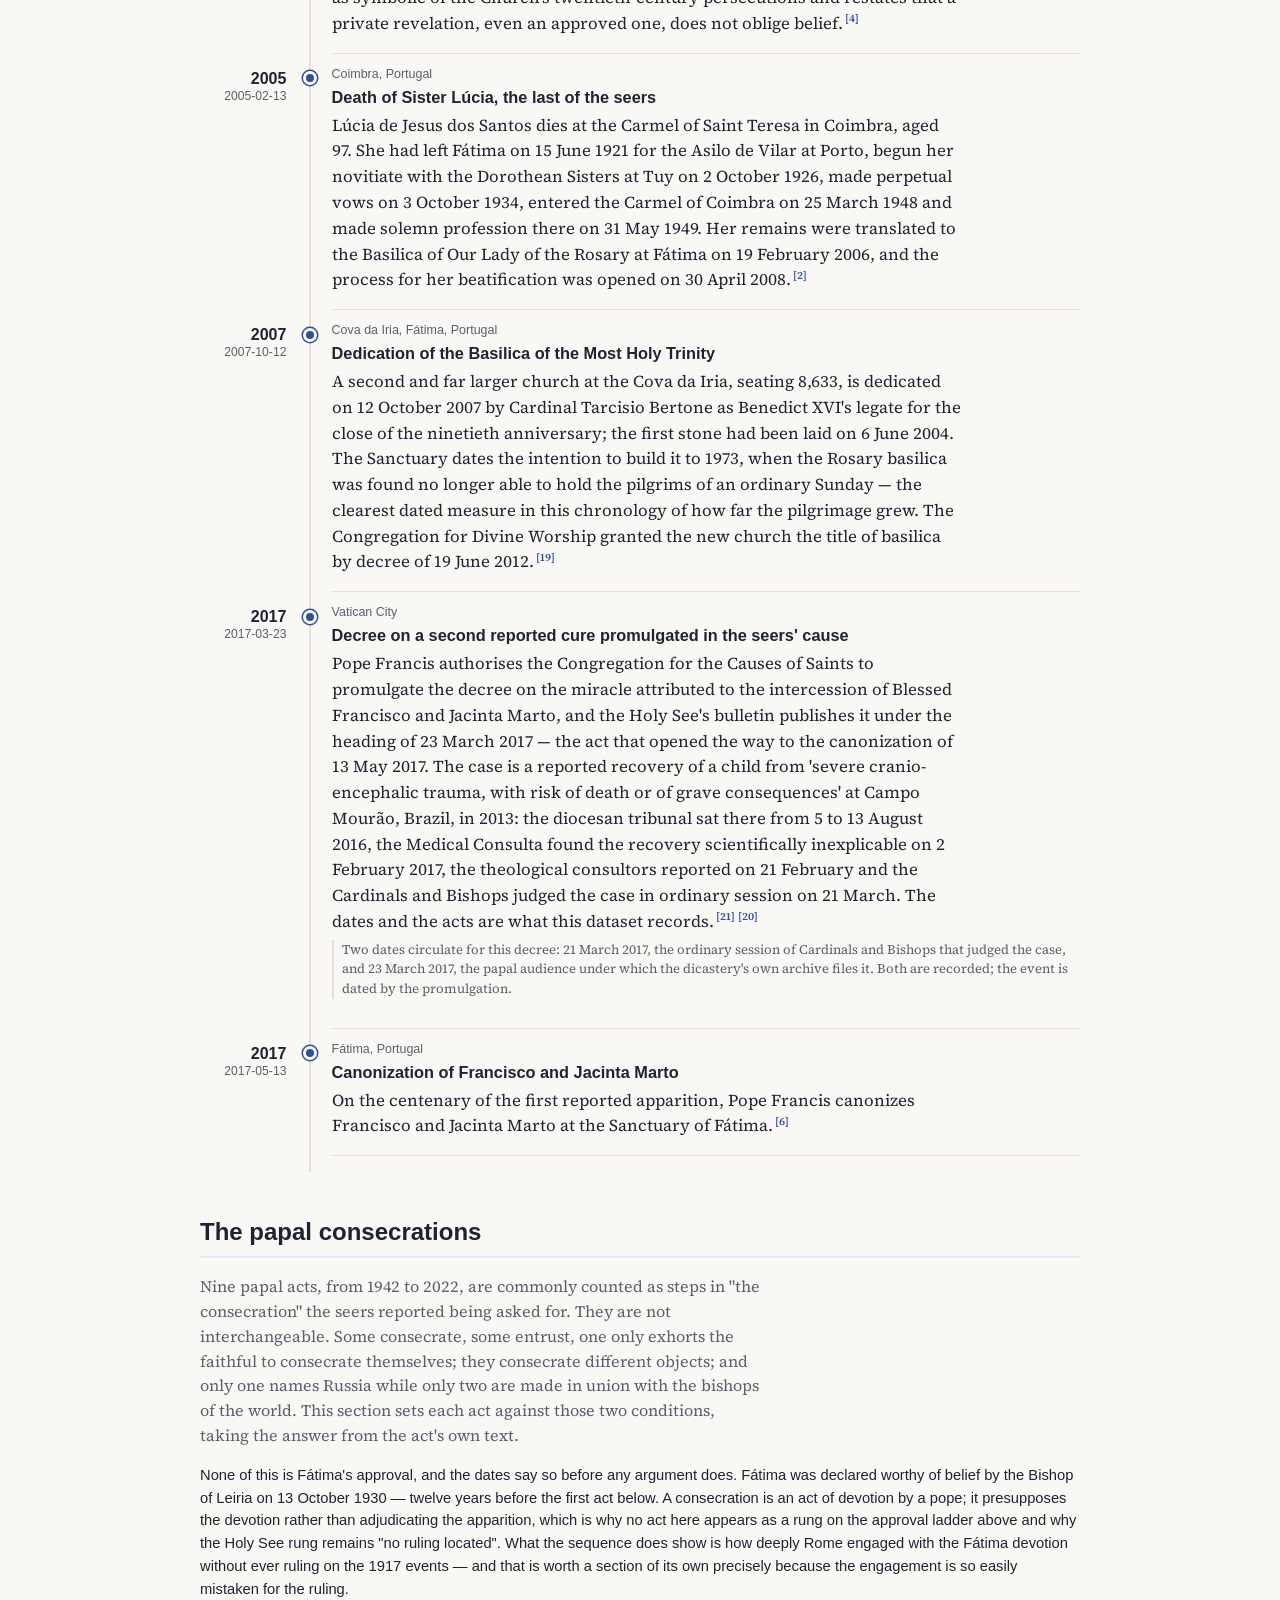
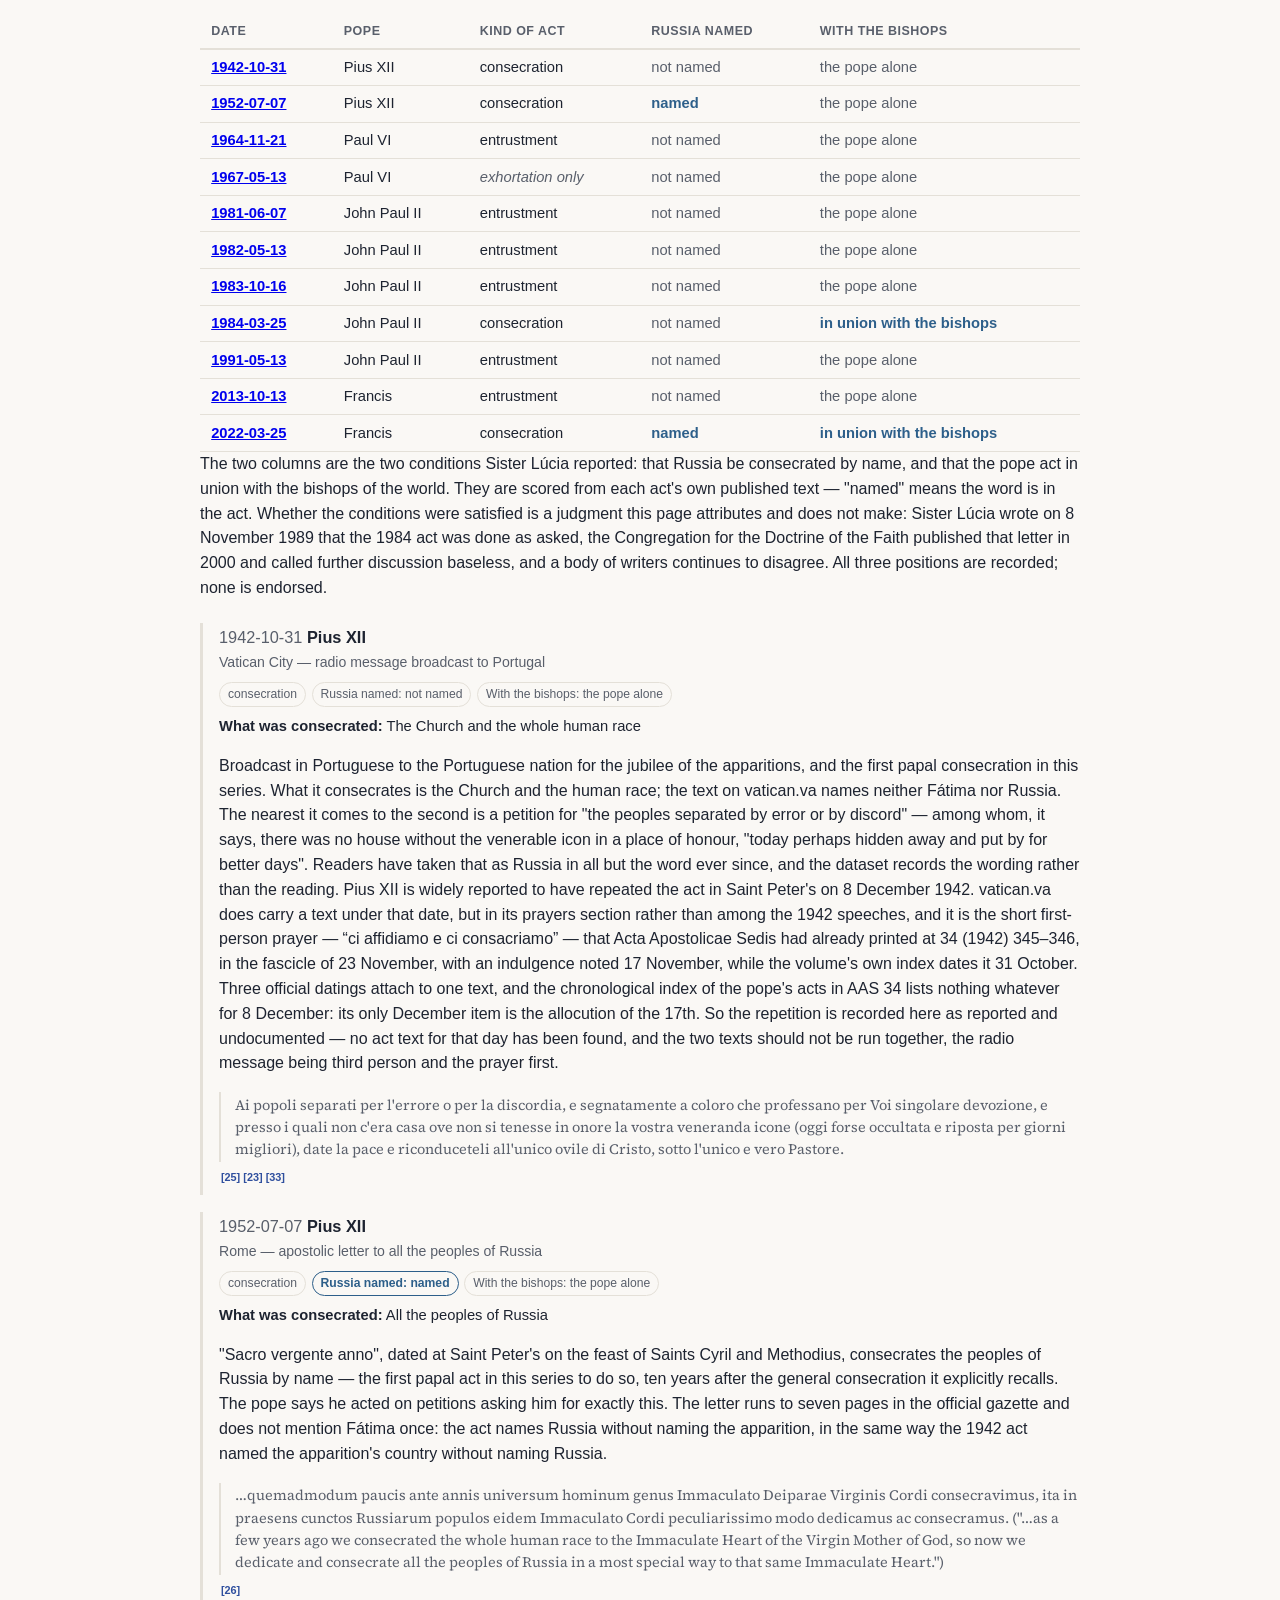
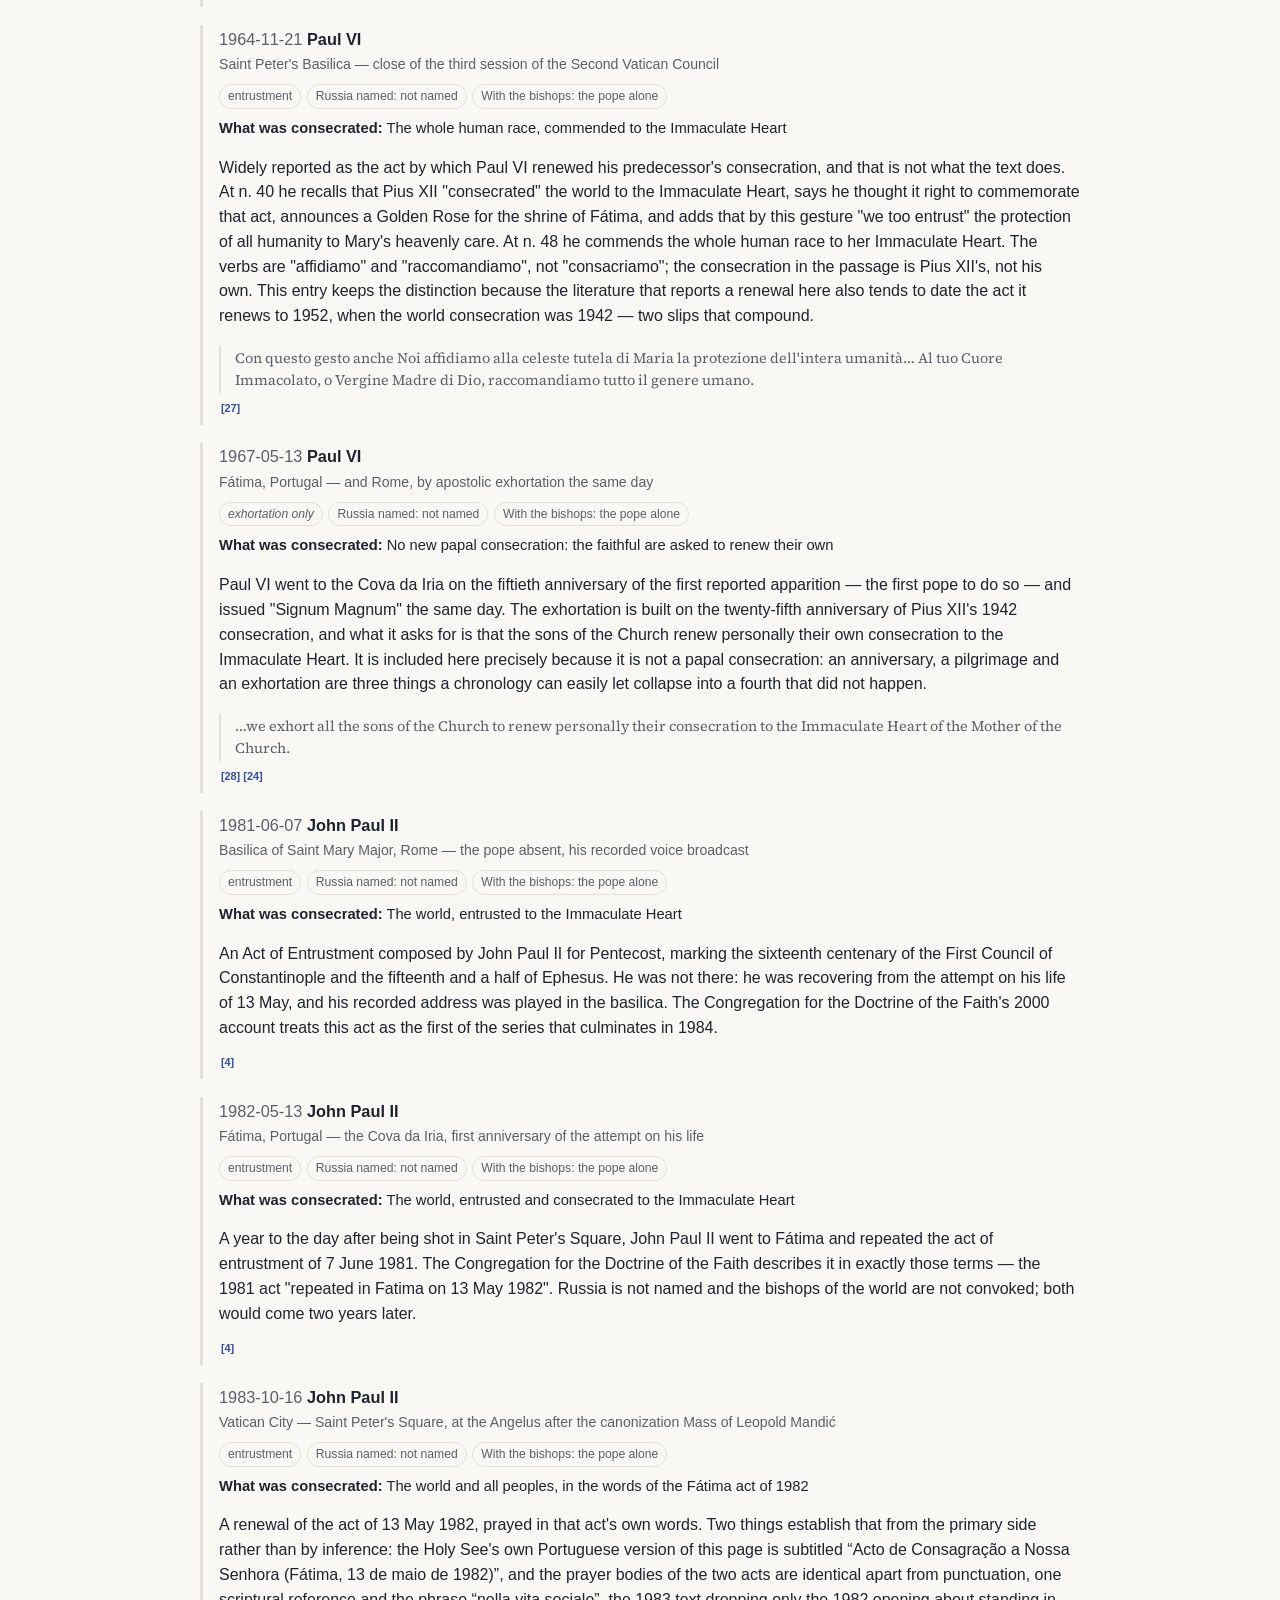
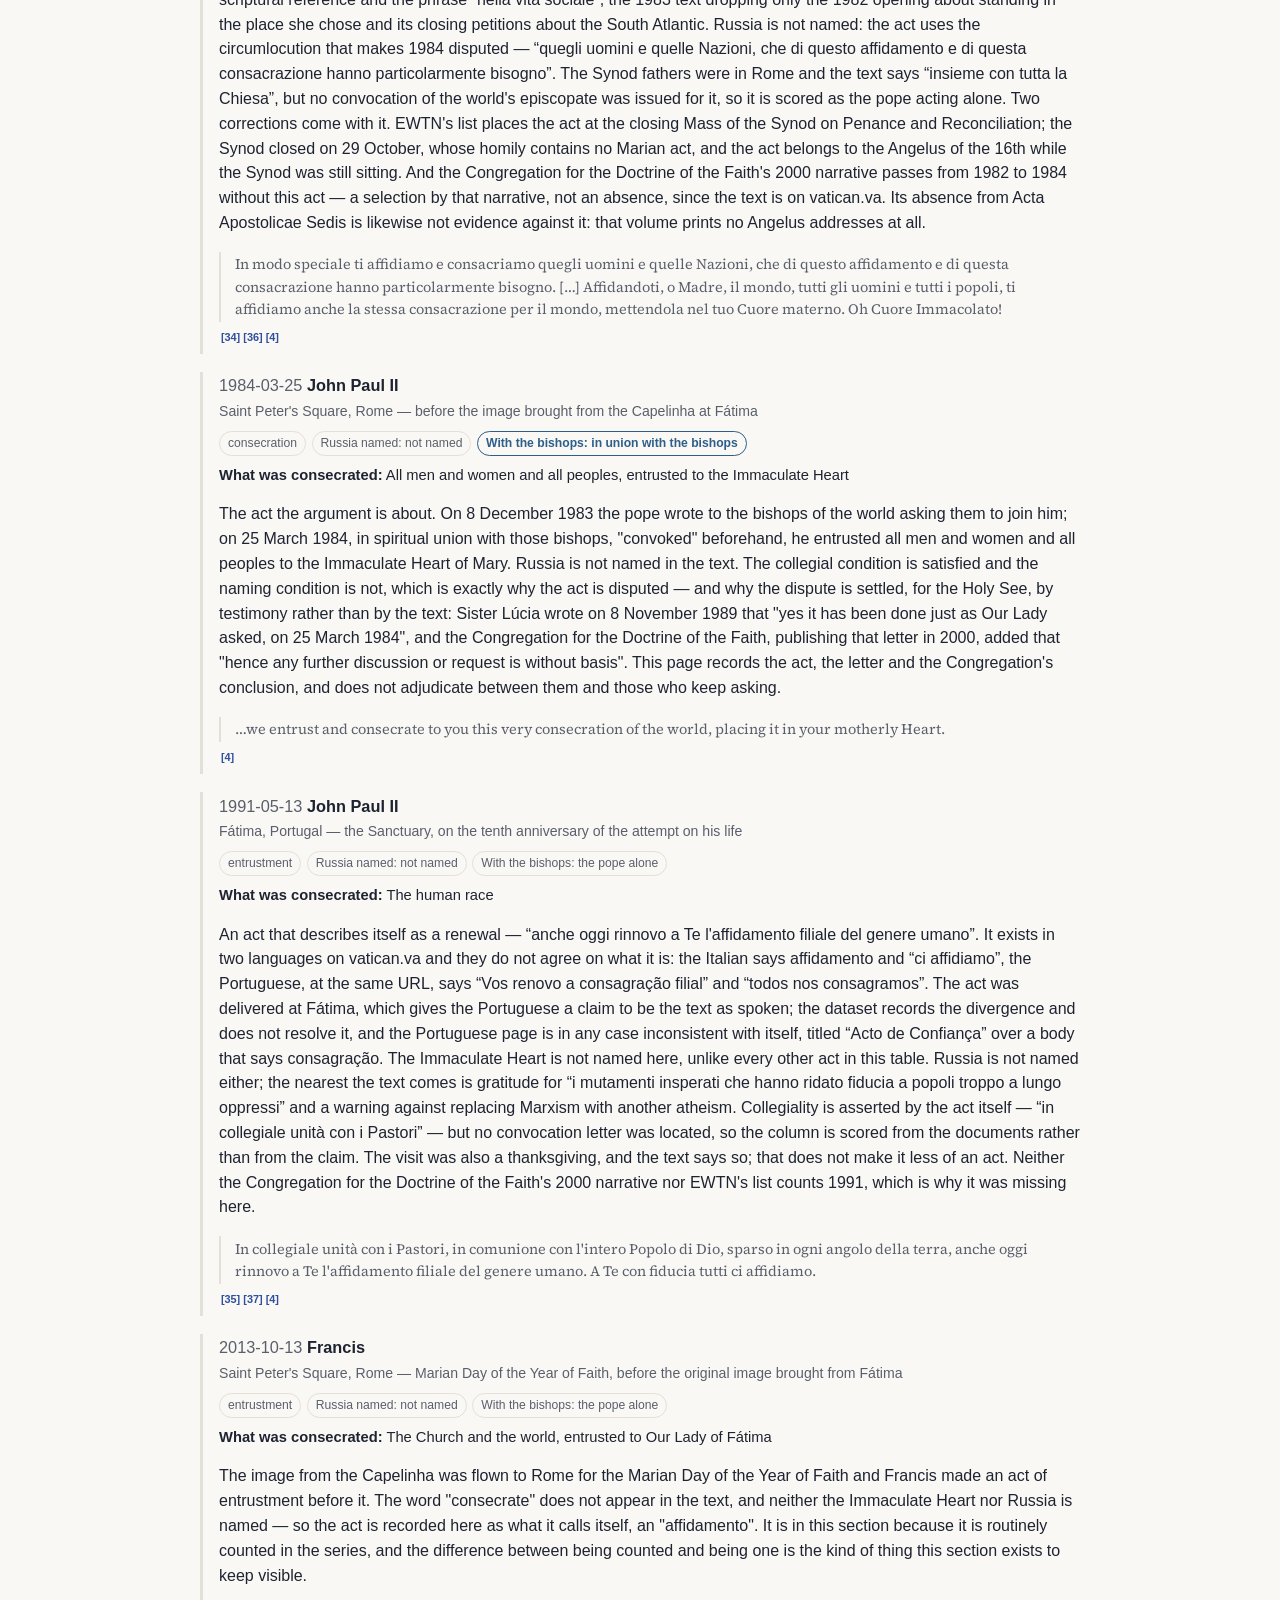
<file: docs/en/index.html>
<!DOCTYPE html>
<html lang="en">
<head>
  <meta charset="utf-8">
  <meta name="viewport" content="width=device-width, initial-scale=1">
  <title>Our Lady of Fátima — Chronology</title>
  <meta name="description" content="An open, source-referenced chronology of the reported apparitions of Our Lady of the Rosary at the Cova da Iria, Fátima, Portugal (1917): the anticlerical politics and the suppressed diocese that preceded them, the three seers, the Church&#39;s canonical judgment of 1930, the shrine, the pilgrimage and the seers&#39; causes that followed, and the reported cures — recorded as accounts and as the Church acts that judged them, never as events.">
  <!-- Google tag (gtag.js) -->
  <script async src="https://www.googletagmanager.com/gtag/js?id=G-R9LV1QZHVE"></script>
  <script>
    window.dataLayer = window.dataLayer || [];
    function gtag(){dataLayer.push(arguments);}
    gtag('js', new Date());
    gtag('config', 'G-R9LV1QZHVE');
  </script>
  <link rel="stylesheet" href="../styles.css">
  <script src="../river.js" defer></script>
  <script src="../cite.js" defer data-label="Reference" data-all="All references"></script>
  <link rel="canonical" href="https://cronologia.github.io/fatima/en/">
  <link rel="alternate" hreflang="en" href="https://cronologia.github.io/fatima/en/">
  <link rel="alternate" hreflang="es" href="https://cronologia.github.io/fatima/es/">
  <link rel="alternate" hreflang="pt" href="https://cronologia.github.io/fatima/pt/">
  <link rel="alternate" hreflang="x-default" href="https://cronologia.github.io/fatima/">
  <meta property="og:type" content="website">
  <meta property="og:site_name" content="Our Lady of Fátima — Chronology">
  <meta property="og:locale" content="en_US">
  <meta property="og:title" content="Our Lady of Fátima — Chronology">
  <meta property="og:description" content="An open, source-referenced chronology of the reported apparitions of Our Lady of the Rosary at the Cova da Iria, Fátima, Portugal (1917): the anticlerical politics and the suppressed diocese that preceded them, the three seers, the Church&#39;s canonical judgment of 1930, the shrine, the pilgrimage and the seers&#39; causes that followed, and the reported cures — recorded as accounts and as the Church acts that judged them, never as events.">
  <meta property="og:url" content="https://cronologia.github.io/fatima/en/">
  <meta name="twitter:card" content="summary">
  <meta name="twitter:title" content="Our Lady of Fátima — Chronology">
  <meta name="twitter:description" content="An open, source-referenced chronology of the reported apparitions of Our Lady of the Rosary at the Cova da Iria, Fátima, Portugal (1917): the anticlerical politics and the suppressed diocese that preceded them, the three seers, the Church&#39;s canonical judgment of 1930, the shrine, the pilgrimage and the seers&#39; causes that followed, and the reported cures — recorded as accounts and as the Church acts that judged them, never as events.">
  <script type="application/ld+json">
  {
    "@context": "https://schema.org",
    "@type": "WebSite",
    "name": "Our Lady of Fátima — Chronology",
    "description": "An open, source-referenced chronology of the reported apparitions of Our Lady of the Rosary at the Cova da Iria, Fátima, Portugal (1917): the anticlerical politics and the suppressed diocese that preceded them, the three seers, the Church's canonical judgment of 1930, the shrine, the pilgrimage and the seers' causes that followed, and the reported cures — recorded as accounts and as the Church acts that judged them, never as events.",
    "url": "https://cronologia.github.io/fatima/en/",
    "inLanguage": "en"
  }
  </script>
</head>
<body>
  <header class="site-header">
    <div class="wrap">
      <nav class="lang-switch" aria-label="Language"><span class="lang-current" aria-current="true">EN</span><a href="../es/" hreflang="es">ES</a><a href="../pt/" hreflang="pt">PT</a></nav>
      <h1>Our Lady of Fátima — Chronology</h1>
      <p class="subtitle">Chronology of the reported apparitions at Fátima, Portugal, and of what came before and after them (1881–2017)</p>
      <p class="lead">An open, source-referenced chronology of the reported apparitions of Our Lady of the Rosary at the Cova da Iria, Fátima, Portugal (1917): the anticlerical politics and the suppressed diocese that preceded them, the three seers, the Church&#39;s canonical judgment of 1930, the shrine, the pilgrimage and the seers&#39; causes that followed, and the reported cures — recorded as accounts and as the Church acts that judged them, never as events.</p>
      <p class="updated">Last updated: 2026-08-06</p>
    </div>
  </header>

  <nav class="site-nav">
    <div class="wrap">
      <a href="#about">About</a>
      <a href="#chronology">Chronology</a>
      <a href="#approval-ladder">How far the case went</a>
      <a href="#consecrations">Consecrations</a>
      <a href="#figures">Key figures</a>
      <a href="#organizations">Organizations</a>
      <a href="#disambiguation">Disambiguation</a>
      <a href="#references">References</a>
    </div>
  </nav>

  <main class="wrap">
    <section id="approval-ladder" class="viz">
      <h2>How far the case went</h2>
      <p class="section-intro">Fátima&#39;s approval is DIOCESAN. The judgment that the visions are &#39;worthy of belief&#39; was made by the bishop of Leiria in 1930; this chronology has located no act of the Holy See ruling on whether the 1917 apparitions were supernatural. Each rung below records one authority — what it did, when, and in which document — and the page adds them up into no overall verdict.</p>
      <figure class="approval-ladder">
        <div class="viz-scroll">
        <ol class="al-cascade">
          <li class="al-node al-inconclusive" style="--al-step:0">
            <a href="#al-rung-1" class="al-node-link">
              <span class="al-num" aria-hidden="true">1</span>
              <span class="al-node-body">
                <span class="al-node-label">Parish and local clergy</span><span class="al-when">1917–1919</span>
                <span class="al-node-status"><span class="al-glyph" aria-hidden="true">—</span>Investigated — no verdict issued</span>
              </span>
            </a>
          </li>
          <li class="al-node al-favourable" style="--al-step:1">
            <a href="#al-rung-2" class="al-node-link">
              <span class="al-num" aria-hidden="true">2</span>
              <span class="al-node-body">
                <span class="al-node-label">Diocese of Leiria — canonical process and judgment</span><span class="al-when">3 May 1922 – 13 October 1930</span>
                <span class="al-node-status"><span class="al-glyph" aria-hidden="true">✓</span>Investigated — concluded in favour</span>
              </span>
            </a>
          </li>
          <li class="al-node al-not-found" style="--al-step:2">
            <a href="#al-rung-3" class="al-node-link">
              <span class="al-num" aria-hidden="true">3</span>
              <span class="al-node-body">
                <span class="al-node-label">The Holy See</span><span class="al-when">no Roman ruling located</span>
                <span class="al-node-status"><span class="al-glyph" aria-hidden="true">·</span>No record found that this step took place</span>
              </span>
            </a>
          </li>
        </ol>
        </div>
        <figcaption>One rung per authority. &quot;No ruling found&quot; is a statement about the evidence, not about the case.</figcaption>
      </figure>
      <details class="al-details">
        <summary>Step by step, with the documents</summary>
        <div class="al-tablist" hidden aria-label="How far the case went">
            <button type="button" class="al-tab" data-al-panel="al-rung-1"><span class="al-glyph" aria-hidden="true">—</span>Parish and local clergy</button>
            <button type="button" class="al-tab" data-al-panel="al-rung-2"><span class="al-glyph" aria-hidden="true">✓</span>Diocese of Leiria — canonical process and judgment</button>
            <button type="button" class="al-tab" data-al-panel="al-rung-3"><span class="al-glyph" aria-hidden="true">·</span>The Holy See</button>
        </div>
        <div class="al-panels">
          <section id="al-rung-1" class="al-panel al-inconclusive">
            <h3 class="al-panel-title">Parish and local clergy <span class="al-when">1917–1919</span></h3>
            <p class="al-status"><span class="al-glyph" aria-hidden="true">—</span>Investigated — no verdict issued</p>
<p class="al-who">Fr Manuel Marques Ferreira, parish priest of Fátima (1914–1920), reporting to the Patriarchate of Lisbon: the Diocese of Leiria was restored in 1918 but had no resident bishop until May 1920.</p><p class="al-outcome">The parish priest questioned Lúcia within about a fortnight of the first reported apparition and went on interrogating the children through 1917, keeping notes — but issued no judgment. Lúcia records him telling her &#39;Não me parece uma revelação do Céu&#39; (&#39;It does not seem to me a revelation from Heaven&#39;), warning that it might be a deception and adding &#39;the future will tell us what to think&#39;. He kept away from the Cova da Iria on the 13th of each month; accused in the press of complicity in the civil administrator&#39;s detention of the children on 13 August 1917, he published denials in which he called his &#39;absence and apparent indifference&#39; deliberate, so that unbelievers could not attribute the crowd&#39;s faith to the parish priest. Ordered by the Patriarchate of Lisbon to gather depositions and report, he produced the parish report that became the main documentary basis of the later diocesan process, seeking in it to appear &#39;indiferente enquanto não houvesse provas evidentes ou a Igreja falasse&#39; (&#39;indifferent as long as there were no evident proofs or the Church spoke&#39;). No favourable act exists at this level, because none was issued: the case was passed upward instead.</p>            <p class="al-cites"><sup class="cite"><a href="#ref-3" title="Reference 3">[3]</a> <a href="#ref-10" title="Reference 10">[10]</a></sup></p>
          </section>
          <section id="al-rung-2" class="al-panel al-favourable">
            <h3 class="al-panel-title">Diocese of Leiria — canonical process and judgment <span class="al-when">3 May 1922 – 13 October 1930</span></h3>
            <p class="al-status"><span class="al-glyph" aria-hidden="true">✓</span>Investigated — concluded in favour</p>
<p class="al-who">José Alves Correia da Silva, bishop of the restored Diocese of Leiria, and the commission of inquiry he named — which included Canon Manuel Nunes Formigão, who had begun interrogating the seers on 27 September 1917.</p><p class="al-outcome">By a provision of 3 May 1922 the bishop ordered the canonical process and named the commission; it reported to him in 1930. In the pastoral letter &#39;A Divina Providência&#39; of 13 October 1930 he declared it right &#39;to declare worthy of belief&#39; (dignas de crédito) the visions of the children at the Cova da Iria on the 13th of May to October 1917, and &#39;officially to permit the cult of Our Lady of Fátima&#39; (Documentação Crítica de Fátima, doc. 133). This is the act Fátima&#39;s approval rests on. In Catholic teaching it judges a private revelation credible and permits devotion; it is not a dogmatic definition and obliges no one to believe.</p>            <p class="al-cites"><sup class="cite"><a href="#ref-3" title="Reference 3">[3]</a> <a href="#ref-8" title="Reference 8">[8]</a> <a href="#ref-4" title="Reference 4">[4]</a></sup></p>
          </section>
          <section id="al-rung-3" class="al-panel al-not-found">
            <h3 class="al-panel-title">The Holy See <span class="al-when">no Roman ruling located</span></h3>
            <p class="al-status"><span class="al-glyph" aria-hidden="true">·</span>No record found that this step took place</p>
<p class="al-who">The Roman congregations and the popes.</p><p class="al-outcome">Rome has acted around Fátima many times, but none of the acts located here rules on whether the 1917 apparitions were supernatural. The nearest candidate is the letter &#39;Celeberrima sollemnia&#39; of 28 April 1946, by which Pius XII sent Cardinal Benedetto Aloisi Masella as his legate to crown the image at the shrine (Acta Apostolicae Sedis 38, p. 376): an honour paid to an image, deciding nothing about the visions. The beatification (13 May 2000) and canonization (13 May 2017) of Francisco and Jacinta Marto are judgments about two children&#39;s holiness, not about what they reported seeing. &#39;The Message of Fatima&#39; (26 June 2000) is what its title says — the Congregation for the Doctrine of the Faith publishing the third part of the &#39;Secret&#39; with a theological commentary; it cites no decree of authenticity, and the commentary itself insists that even an approved private revelation obliges no one to believe.</p><p class="al-nodoc">Searched for a Roman act ruling on the apparitions&#39; supernatural character, and found none. Checked: the complete document index of the Congregation (now Dicastery) for the Doctrine of the Faith on vatican.va, which lists no Fátima document other than the 26 June 2000 publication; that publication itself, which cites no decree of authenticity; and the Acta Apostolicae Sedis volumes from vatican.va, where &#39;Fatim*&#39; returns nothing at all in vol. 22 (1930) or vol. 23 (1931) — the years around the diocesan ruling — and nothing in the 1940 index volume, while the control terms &#39;decretum&#39; and &#39;Lusitan*&#39; return dozens to hundreds of hits in those same files, so the silence is the source&#39;s and not the search&#39;s. In vol. 38 (1946) the Fátima entries are the coronation letter and Pius XII&#39;s radio message for the coronation, not a ruling. Papal pilgrimages to the shrine, consecrations of the world to the Immaculate Heart of Mary, indulgence and liturgical concessions, the two causes of the seers, and the 2000 publication with its commentary were each considered and set aside for the same reason: they are acts of devotion, of liturgy, or about persons. This is a record of what was and was not found — not a claim that Rome ruled against Fátima. Fátima&#39;s approval does not depend on Rome having ruled: it rests on the 1930 diocesan act above, which surprises many readers.</p>            <p class="al-cites"><sup class="cite"><a href="#ref-11" title="Reference 11">[11]</a> <a href="#ref-4" title="Reference 4">[4]</a> <a href="#ref-5" title="Reference 5">[5]</a> <a href="#ref-6" title="Reference 6">[6]</a></sup></p>
          </section>
        </div>
      </details>
      <script>(function () {
        var s = document.currentScript.closest('section');
        var det = s.querySelector('.al-details');
        var list = s.querySelector('.al-tablist');
        var tabs = [].slice.call(s.querySelectorAll('.al-tab'));
        var panels = [].slice.call(s.querySelectorAll('.al-panel'));
        if (!det || !tabs.length || tabs.length !== panels.length) return;
        list.hidden = false;
        list.setAttribute('role', 'tablist');
        function select(id, focus) {
          tabs.forEach(function (b, i) {
            var on = b.getAttribute('data-al-panel') === id;
            b.setAttribute('aria-selected', on ? 'true' : 'false');
            b.setAttribute('tabindex', on ? '0' : '-1');
            panels[i].hidden = !on;
            if (on && focus) b.focus();
          });
        }
        tabs.forEach(function (b, i) {
          b.setAttribute('role', 'tab');
          b.id = b.getAttribute('data-al-panel') + '-tab';
          panels[i].setAttribute('role', 'tabpanel');
          panels[i].setAttribute('aria-labelledby', b.id);
          panels[i].tabIndex = 0;
          b.addEventListener('click', function () { select(b.getAttribute('data-al-panel'), false); });
          b.addEventListener('keydown', function (e) {
            var d = e.key === 'ArrowRight' ? 1 : e.key === 'ArrowLeft' ? -1 : 0;
            if (!d) return;
            e.preventDefault();
            var n = (i + d + tabs.length) % tabs.length;
            select(tabs[n].getAttribute('data-al-panel'), true);
          });
        });
        // A cascade node opens the disclosure and selects its panel, instead of
        // jumping the page to a fragment inside a collapsed <details>.
        [].slice.call(s.querySelectorAll('.al-node-link')).forEach(function (a) {
          a.addEventListener('click', function (e) {
            e.preventDefault();
            det.open = true;
            select(a.getAttribute('href').slice(1), true);
          });
        });
        select(tabs[0].getAttribute('data-al-panel'), false);
      })();</script>
    </section>

    <section id="about">
      <h2>About</h2>
      <p class="notice">Work-in-progress dataset compiled from public sources (see references). The apparitions are REPORTED events: this site records who reported what and when, and what the Church ruled and when, citing the ruling documents — it never asserts the supernatural claim as fact in its own voice. Reported miracles are handled the same way, and only two things attached to them are datable: that a cure was REPORTED — by whom, and when first attested — and any RECOGNITION ACT, a dated decision of the Church with a document behind it. No entry here says that a cure happened, aggregate claims are attributed to whoever makes them, and reported cures earn no rung on the approval ladder, which records judgments on the apparitions alone. The chronology also carries context before 1917 (the suppressed diocese, the First Republic, the 1911 Law of Separation) and the institutional history after it (the shrine, the pilgrimage, the seers&#39; later lives and causes). Details attested only retrospectively (the 1916 Angel apparitions, the &#39;Secret&#39;) are flagged as such; dates not yet verified against a primary source carry a ? mark, and where sources disagree the disagreement is recorded rather than resolved. Corrections against primary sources are welcome.</p>
      <dl class="facts">
        <dt>What it is</dt>
        <dd>A series of six Marian apparitions reported at the Cova da Iria, parish of Fátima, Portugal, between 13 May and 13 October 1917, by three shepherd children — Lúcia dos Santos and her cousins Francisco and Jacinta Marto. The figure they described later identified herself, in their account, as &#39;the Lady of the Rosary&#39;.<sup class="cite"><a href="#ref-1" title="Reference 1">[1]</a> <a href="#ref-3" title="Reference 3">[3]</a></sup></dd>
        <dt>The seers</dt>
        <dd>Lúcia de Jesus dos Santos (b. 28 March 1907), Francisco Marto (b. 11 June 1908) and Jacinta Marto (b. 5 March 1910), all of Aljustrel, parish of Fátima. Francisco and Jacinta died in the influenza-pandemic years (1919, 1920); Lúcia became a religious sister and died in Coimbra on 13 February 2005.<sup class="cite"><a href="#ref-2" title="Reference 2">[2]</a></sup></dd>
        <dt>Church approval status</dt>
        <dd>Approved for belief and devotion at diocesan level: after a canonical process opened on 3 May 1922, the Bishop of Leiria, José Alves Correia da Silva, in the pastoral letter &#39;A Divina Providência&#39; of 13 October 1930, declared the visions of the children at the Cova da Iria &#39;worthy of belief&#39; (dignas de crédito) and officially permitted the cult of Our Lady of Fátima. In Catholic doctrine such approval concerns a private revelation: it permits devotion and judges the reports credible; it does not oblige belief and is not a dogmatic definition — a distinction restated in the <a class="glossary-link" href="https://cronologia.github.io/glossary/cdf-ddf/">Congregation for the Doctrine of the Faith</a>&#39;s 2000 theological commentary.<sup class="cite"><a href="#ref-3" title="Reference 3">[3]</a> <a href="#ref-8" title="Reference 8">[8]</a> <a href="#ref-4" title="Reference 4">[4]</a></sup></dd>
        <dt>Contemporary record</dt>
        <dd>Unusually for a Marian apparition case, the final reported event of 13 October 1917 was covered by the secular Lisbon press: Avelino de Almeida&#39;s report in O Século (15 October 1917) and the photographs of the crowd published in Ilustração Portuguesa (29 October 1917) are contemporary documents, whatever one concludes about the event itself.<sup class="cite"><a href="#ref-3" title="Reference 3">[3]</a> <a href="#ref-7" title="Reference 7">[7]</a></sup></dd>
        <dt>Sanctuary</dt>
        <dd>The Santuário de Fátima at the Cova da Iria grew from a small chapel built by devotees in 1919 to the Basilica of Our Lady of the Rosary (dedicated 1953) and the Basilica of the Most Holy Trinity (dedicated 2007, 8,633 seats), and is today one of the most visited Marian shrines in the world; its documentation service publishes the multi-volume critical edition of the sources, the &#39;Documentação Crítica de Fátima&#39;.<sup class="cite"><a href="#ref-18" title="Reference 18">[18]</a> <a href="#ref-19" title="Reference 19">[19]</a> <a href="#ref-3" title="Reference 3">[3]</a> <a href="#ref-9" title="Reference 9">[9]</a></sup></dd>
        <dt>Reported cures</dt>
        <dd>Cures have been reported at Fátima since the 1920s. The canonical commission&#39;s report of 13 April 1930 lists seventeen cases, each with a named physician&#39;s certificate and the numbered issue of &#39;Voz da Fátima&#39; that carried the account, and describes sick pilgrims passing through a &#39;posto das verificações médicas&#39; at the shrine. No act declaring any of those seventeen cures miraculous has been located, and no standing medical bureau comparable to the one Lourdes established in 1883 has been located either — a record of what was and was not found in the sources cited here, not a claim that none exists. The only Church acts on reported cures connected with Fátima that this chronology has located are the two decrees in the seers&#39; cause, 28 June 1999 and 23 March 2017, which judge cures attributed to the intercession of Francisco and Jacinta Marto rather than the apparitions. This site records the reporting and the acts; it asserts no cure.<sup class="cite"><a href="#ref-3" title="Reference 3">[3]</a> <a href="#ref-20" title="Reference 20">[20]</a> <a href="#ref-21" title="Reference 21">[21]</a></sup></dd>
      </dl>
    </section>

    <section id="chronology" class="river">
      <h2>Chronology</h2>
      <p class="section-intro">Key events in chronological order. A <span class="flag">?</span> flag marks
      dates not yet verified against a primary source.</p>
      <div class="rv-bar">
        <div class="rv-controls" role="group" aria-label="Filter the chronology" hidden>
          <label class="rv-chip rv-firm"><input type="checkbox" data-firm><span class="rv-sw"></span>Firm dates only</label>
          <label class="rv-find">Find <input type="search" autocomplete="off"></label>
          <p class="rv-status" aria-live="polite" data-all="all {n} events" data-some="{n} of {total} events shown" data-reading="Reading"></p>
        </div>
        <svg class="rv-ribbon" viewBox="-4 0 1008 29" preserveAspectRatio="xMinYMid meet" role="img" aria-label="Overview of all 33 events; long gaps in the record are drawn as breaks">
          <rect class="rv-row" x="0" y="2" width="1000" height="9"/><rect class="rv-brk" x="102.8" y="2" width="4" height="9"><title>2 decades with no recorded events (1890–1909)</title></rect><rect class="rv-brk" x="699.6" y="2" width="4" height="9"><title>2 decades with no recorded events (1970–1989)</title></rect>
          <line class="rv-tick rv-l0" data-i="0" x1="14.5" x2="14.5" y1="3.5" y2="9.5"/><line class="rv-tick rv-l0" data-i="1" x1="117.6" x2="117.6" y1="3.5" y2="9.5"/><line class="rv-tick rv-l0" data-i="2" x1="127.3" x2="127.3" y1="3.5" y2="9.5"/><line class="rv-tick rv-l0 rv-u" data-i="3" x1="175.7" x2="175.7" y1="3.5" y2="9.5"/><line class="rv-tick rv-l0" data-i="4" x1="185.4" x2="185.4" y1="3.5" y2="9.5"/><line class="rv-tick rv-l0" data-i="5" x1="185.4" x2="185.4" y1="3.5" y2="9.5"/><line class="rv-tick rv-l0" data-i="6" x1="185.4" x2="185.4" y1="3.5" y2="9.5"/><line class="rv-tick rv-l0" data-i="7" x1="185.4" x2="185.4" y1="3.5" y2="9.5"/><line class="rv-tick rv-l0" data-i="8" x1="185.4" x2="185.4" y1="3.5" y2="9.5"/><line class="rv-tick rv-l0" data-i="9" x1="185.4" x2="185.4" y1="3.5" y2="9.5"/><line class="rv-tick rv-l0" data-i="10" x1="185.4" x2="185.4" y1="3.5" y2="9.5"/><line class="rv-tick rv-l0" data-i="11" x1="195.1" x2="195.1" y1="3.5" y2="9.5"/><line class="rv-tick rv-l0" data-i="12" x1="204.8" x2="204.8" y1="3.5" y2="9.5"/><line class="rv-tick rv-l0" data-i="13" x1="204.8" x2="204.8" y1="3.5" y2="9.5"/><line class="rv-tick rv-l0" data-i="14" x1="214.4" x2="214.4" y1="3.5" y2="9.5"/><line class="rv-tick rv-l0" data-i="15" x1="214.4" x2="214.4" y1="3.5" y2="9.5"/><line class="rv-tick rv-l0" data-i="16" x1="233.8" x2="233.8" y1="3.5" y2="9.5"/><line class="rv-tick rv-l0" data-i="17" x1="233.8" x2="233.8" y1="3.5" y2="9.5"/><line class="rv-tick rv-l0" data-i="18" x1="233.8" x2="233.8" y1="3.5" y2="9.5"/><line class="rv-tick rv-l0" data-i="19" x1="311.2" x2="311.2" y1="3.5" y2="9.5"/><line class="rv-tick rv-l0" data-i="20" x1="311.2" x2="311.2" y1="3.5" y2="9.5"/><line class="rv-tick rv-l0" data-i="21" x1="359.6" x2="359.6" y1="3.5" y2="9.5"/><line class="rv-tick rv-l0" data-i="22" x1="427.4" x2="427.4" y1="3.5" y2="9.5"/><line class="rv-tick rv-l0" data-i="23" x1="466.1" x2="466.1" y1="3.5" y2="9.5"/><line class="rv-tick rv-l0" data-i="24" x1="533.9" x2="533.9" y1="3.5" y2="9.5"/><line class="rv-tick rv-l0" data-i="25" x1="669.4" x2="669.4" y1="3.5" y2="9.5"/><line class="rv-tick rv-l0" data-i="26" x1="801.6" x2="801.6" y1="3.5" y2="9.5"/><line class="rv-tick rv-l0" data-i="27" x1="811.2" x2="811.2" y1="3.5" y2="9.5"/><line class="rv-tick rv-l0" data-i="28" x1="811.2" x2="811.2" y1="3.5" y2="9.5"/><line class="rv-tick rv-l0" data-i="29" x1="859.6" x2="859.6" y1="3.5" y2="9.5"/><line class="rv-tick rv-l0" data-i="30" x1="879" x2="879" y1="3.5" y2="9.5"/><line class="rv-tick rv-l0" data-i="31" x1="975.8" x2="975.8" y1="3.5" y2="9.5"/><line class="rv-tick rv-l0" data-i="32" x1="975.8" x2="975.8" y1="3.5" y2="9.5"/>
          <text class="rv-axis" x="0" y="26" text-anchor="start">1881</text><text class="rv-axis" x="112.8" y="26" text-anchor="start">1910</text><text class="rv-axis" x="693.6" y="26" text-anchor="end">1967</text><text class="rv-axis" x="709.6" y="26" text-anchor="start">1999</text><text class="rv-axis" x="1000" y="26" text-anchor="end">2017</text><rect class="rv-win" x="0" y="0" width="0" height="13"/>
        </svg>
      </div>
      <ol class="rv-list" style="--lanes:1">
        <li class="rv-e" id="decade-1880" data-i="0" data-lanes="" data-decade="1880s">
          <div class="rv-year">1881<small>1881-09-30</small></div>
          <div class="rv-node" aria-hidden="true"><i class="rv-l0" style="--k:0"></i></div>
          <div class="rv-card">
            <p class="rv-kick"><span>Leiria, Portugal</span></p>
            <h3>Diocese of Leiria suppressed</h3>
            <p class="rv-text">The see erected in 1545 is suppressed on 30 September 1881 in the liberal monarchy&#39;s reorganisation of the Portuguese dioceses, and its territory — including the parish of Fátima — passes to the Patriarchate of Lisbon. It is still suppressed in 1917, which is why the reported apparitions fall under no local bishop. The suppression is an act of the monarchy, not of the Republic proclaimed in 1910; the two are often run together.<sup class="cite"><a href="#ref-14" title="Reference 14">[14]</a> <a href="#ref-15" title="Reference 15">[15]</a> <a href="#ref-16" title="Reference 16">[16]</a></sup></p>
          </div>
        </li>
        <li class="rv-gap"><span>2 decades with no recorded events (1890–1909)</span></li>
        <li class="rv-e" id="decade-1910" data-i="1" data-lanes="" data-decade="1910s">
          <div class="rv-year">1910<small>1910-10-05</small></div>
          <div class="rv-node" aria-hidden="true"><i class="rv-l0" style="--k:0"></i></div>
          <div class="rv-card">
            <p class="rv-kick"><span>Lisbon, Portugal</span></p>
            <h3>The Republic proclaimed in Portugal</h3>
            <p class="rv-text">The monarchy falls and the Republic is proclaimed at Lisbon on 5 October 1910. The Provisional Government that takes office is anticlerical in programme, and the Diocese of Leiria-Fátima&#39;s own historical sketch describes the years that follow as ones of confiscation and persecution — the diocese&#39;s characterisation, recorded here as its own. This is the political setting in which the 1917 reports were received and opposed; the site records it as setting, not as cause.<sup class="cite"><a href="#ref-13" title="Reference 13">[13]</a> <a href="#ref-14" title="Reference 14">[14]</a></sup></p>
          </div>
        </li>
        <li class="rv-e" data-i="2" data-lanes="" data-decade="1910s">
          <div class="rv-year">1911<small>1911-04-20</small></div>
          <div class="rv-node" aria-hidden="true"><i class="rv-l0" style="--k:0"></i></div>
          <div class="rv-card">
            <p class="rv-kick"><span>Lisbon, Portugal</span></p>
            <h3>The Law of Separation of Church and State</h3>
            <p class="rv-text">The Provisional Government decrees the Lei da Separação do Estado das Igrejas on 20 April 1911, drafted by Afonso Costa as Minister of Justice and Worship and published in the Diário do Governo the next day. It ends the Catholic religion&#39;s standing as the religion of the State, withdraws public support from worship, places Church property under state control, removes religious teaching from state schools and subjects public acts of worship to civil authorisation. It is the legal regime under which the administrator of the county of Vila Nova de Ourém acted against the children in August 1917.<sup class="cite"><a href="#ref-13" title="Reference 13">[13]</a> <a href="#ref-14" title="Reference 14">[14]</a></sup></p>
          </div>
        </li>
        <li class="rv-e rv-u" data-i="3" data-lanes="" data-decade="1910s">
          <div class="rv-year">1916 <span class="flag" title="Date not yet verified against a primary source">?</span></div>
          <div class="rv-node" aria-hidden="true"><i class="rv-l0" style="--k:0"></i></div>
          <div class="rv-card">
            <p class="rv-kick"><span>Loca do Cabeço and Aljustrel, Fátima, Portugal</span></p>
            <h3>Three apparitions of an Angel reported (retrospective attestation)</h3>
            <p class="rv-text">According to Lúcia&#39;s later memoirs, an Angel — &#39;the Angel of Peace&#39;, who also called himself &#39;the Angel of Portugal&#39; — appeared three times to the three children: in spring at the Loca do Cabeço, in summer at the well in the yard of Lúcia&#39;s family home, and in autumn again at the Loca do Cabeço, where he gave them Communion. The Sanctuary&#39;s own narrative dates these only by season. Note: the Angel apparitions are attested retrospectively, principally in Lúcia&#39;s Second and Fourth Memoirs (1937, 1941), not in the 1917 interrogations.<sup class="cite"><a href="#ref-1" title="Reference 1">[1]</a> <a href="#ref-2" title="Reference 2">[2]</a> <a href="#ref-4" title="Reference 4">[4]</a></sup></p>
          </div>
        </li>
        <li class="rv-e" data-i="4" data-lanes="" data-decade="1910s">
          <div class="rv-year">1917<small>1917-05-13</small></div>
          <div class="rv-node" aria-hidden="true"><i class="rv-l0" style="--k:0"></i></div>
          <div class="rv-card">
            <p class="rv-kick"><span>Cova da Iria, Fátima, Portugal</span></p>
            <h3>First reported apparition</h3>
            <p class="rv-text">While pasturing sheep at the Cova da Iria, the three children reported seeing &#39;a Lady dressed in white, more brilliant than the sun&#39;, who said she was &#39;from Heaven&#39; and asked them to return on the 13th of each month for six months.<sup class="cite"><a href="#ref-1" title="Reference 1">[1]</a> <a href="#ref-3" title="Reference 3">[3]</a></sup></p>
          </div>
        </li>
        <li class="rv-e" data-i="5" data-lanes="" data-decade="1910s">
          <div class="rv-year">1917<small>1917-06-13</small></div>
          <div class="rv-node" aria-hidden="true"><i class="rv-l0" style="--k:0"></i></div>
          <div class="rv-card">
            <p class="rv-kick"><span>Cova da Iria, Fátima, Portugal</span></p>
            <h3>Second reported apparition</h3>
            <p class="rv-text">Before a group of about fifty people, the children reported a second apparition; in their account the Lady announced she would soon take Francisco and Jacinta to Heaven and asked for devotion to the Immaculate Heart of Mary.<sup class="cite"><a href="#ref-1" title="Reference 1">[1]</a></sup></p>
          </div>
        </li>
        <li class="rv-e" data-i="6" data-lanes="" data-decade="1910s">
          <div class="rv-year">1917<small>1917-07-13</small></div>
          <div class="rv-node" aria-hidden="true"><i class="rv-l0" style="--k:0"></i></div>
          <div class="rv-card">
            <p class="rv-kick"><span>Cova da Iria, Fátima, Portugal</span></p>
            <h3>Third reported apparition; the &#39;Secret&#39;</h3>
            <p class="rv-text">Before a crowd estimated at 4,000–5,000, the children reported a vision they later described as including hell, and a promise of a miracle in October &#39;so that all may believe&#39;. The three-part &#39;Secret&#39; associated with this date is attested retrospectively: its first two parts were written down in Lúcia&#39;s Third Memoir (31 August 1941), the third part on 3 January 1944 — a sourcing caveat, not a verdict.<sup class="cite"><a href="#ref-1" title="Reference 1">[1]</a> <a href="#ref-4" title="Reference 4">[4]</a></sup></p>
          </div>
        </li>
        <li class="rv-e" data-i="7" data-lanes="" data-decade="1910s">
          <div class="rv-year">1917<small>1917-08-19</small></div>
          <div class="rv-node" aria-hidden="true"><i class="rv-l0" style="--k:0"></i></div>
          <div class="rv-card">
            <p class="rv-kick"><span>Valinhos, Fátima, Portugal</span></p>
            <h3>August: children detained; apparition reported at Valinhos</h3>
            <p class="rv-text">On 13 August the administrator of the county of Vila Nova de Ourém took the children into custody, so they were absent from the Cova da Iria, where some 15,000–18,000 people had gathered. The children reported the month&#39;s apparition on 19 August at Valinhos, near Aljustrel.<sup class="cite"><a href="#ref-1" title="Reference 1">[1]</a> <a href="#ref-8" title="Reference 8">[8]</a></sup></p>
          </div>
        </li>
        <li class="rv-e" data-i="8" data-lanes="" data-decade="1910s">
          <div class="rv-year">1917<small>1917-09-13</small></div>
          <div class="rv-node" aria-hidden="true"><i class="rv-l0" style="--k:0"></i></div>
          <div class="rv-card">
            <p class="rv-kick"><span>Cova da Iria, Fátima, Portugal</span></p>
            <h3>Fifth reported apparition</h3>
            <p class="rv-text">Before a crowd estimated at 20,000–30,000, the children reported that the Lady announced that in October Our Lord, Our Lady of Sorrows and Our Lady of Mount Carmel, and Saint Joseph with the Child Jesus would appear, and that a miracle would take place.<sup class="cite"><a href="#ref-1" title="Reference 1">[1]</a></sup></p>
          </div>
        </li>
        <li class="rv-e" data-i="9" data-lanes="" data-decade="1910s">
          <div class="rv-year">1917<small>1917-10-13</small></div>
          <div class="rv-node" aria-hidden="true"><i class="rv-l0" style="--k:0"></i></div>
          <div class="rv-card">
            <p class="rv-kick"><span>Cova da Iria, Fátima, Portugal</span></p>
            <h3>Sixth reported apparition; the &#39;Miracle of the Sun&#39;</h3>
            <p class="rv-text">Before a crowd the contemporary press estimated at 50,000–70,000, the children reported that the Lady named herself &#39;the Lady of the Rosary&#39; and asked for a chapel. Numerous onlookers — believers and non-believers — described unusual solar phenomena: in the words of O Século&#39;s correspondent Avelino de Almeida, the sun &#39;danced&#39; (&#39;bailou&#39;, &#39;segundo a típica expressão dos camponeses&#39;). The site records what the witnesses and the press reported; it does not adjudicate the event.<sup class="cite"><a href="#ref-1" title="Reference 1">[1]</a> <a href="#ref-3" title="Reference 3">[3]</a> <a href="#ref-7" title="Reference 7">[7]</a></sup></p>
          </div>
        </li>
        <li class="rv-e" data-i="10" data-lanes="" data-decade="1910s">
          <div class="rv-year">1917<small>1917-10-15</small></div>
          <div class="rv-node" aria-hidden="true"><i class="rv-l0" style="--k:0"></i></div>
          <div class="rv-card">
            <p class="rv-kick"><span>Lisbon, Portugal</span></p>
            <h3>O Século publishes Avelino de Almeida&#39;s report</h3>
            <p class="rv-text">The anticlerical Lisbon daily O Século publishes &#39;Coisas espantosas! Como o sol bailou ao meio-dia em Fátima&#39; by its special correspondent Avelino de Almeida, an eyewitness account of the crowd and the solar phenomena; on 29 October the same paper&#39;s magazine, Ilustração Portuguesa, publishes Judah Ruah&#39;s photographs of the crowd watching the sun. These press pieces are the canonical contemporary attestation of the event — reproduced in the Sanctuary&#39;s critical documentation.<sup class="cite"><a href="#ref-3" title="Reference 3">[3]</a> <a href="#ref-7" title="Reference 7">[7]</a></sup></p>
          </div>
        </li>
        <li class="rv-e" data-i="11" data-lanes="" data-decade="1910s">
          <div class="rv-year">1918<small>1918-01-17</small></div>
          <div class="rv-node" aria-hidden="true"><i class="rv-l0" style="--k:0"></i></div>
          <div class="rv-card">
            <p class="rv-kick"><span>Leiria, Portugal</span></p>
            <h3>Diocese of Leiria restored by the bull &#39;Quo vehementius&#39;</h3>
            <p class="rv-text">Benedict XV restores the Diocese of Leiria by the bull &#39;Quo vehementius&#39; of 17 January 1918, as a suffragan see of the Patriarchate of Lisbon with fifty parishes; Cardinal António Mendes Belo executed it at Lisbon on 4 May 1918. The decision had been taken in Rome before the reported apparitions: Cardinal Pietro Gasparri communicated it to the nuncio on 30 April 1917, thirteen days before 13 May. The restored diocese then went two years without a resident bishop, which is why no diocesan judgment on the 1917 reports was canonically possible before 1922.<sup class="cite"><a href="#ref-15" title="Reference 15">[15]</a> <a href="#ref-16" title="Reference 16">[16]</a> <a href="#ref-14" title="Reference 14">[14]</a></sup></p>
            <p class="date-note">The restoration is dated here by the bull (17 January 1918). Two other dates are in the sources and neither is discarded: 30 April 1917, when Gasparri communicated that the decision had been made, and 4 May 1918, when the bull was executed at Lisbon.</p>
          </div>
        </li>
        <li class="rv-e" data-i="12" data-lanes="" data-decade="1910s">
          <div class="rv-year">1919<small>1919-04-04</small></div>
          <div class="rv-node" aria-hidden="true"><i class="rv-l0" style="--k:0"></i></div>
          <div class="rv-card">
            <p class="rv-kick"><span>Aljustrel, Fátima, Portugal</span></p>
            <h3>Death of Francisco Marto</h3>
            <p class="rv-text">Francisco Marto dies at home in Aljustrel, aged 10, in the wake of the influenza pandemic.<sup class="cite"><a href="#ref-2" title="Reference 2">[2]</a> <a href="#ref-5" title="Reference 5">[5]</a></sup></p>
          </div>
        </li>
        <li class="rv-e" data-i="13" data-lanes="" data-decade="1910s">
          <div class="rv-year">1919<small>1919-04-28 – 1919-06-15</small></div>
          <div class="rv-node" aria-hidden="true"><i class="rv-l0" style="--k:0"></i></div>
          <div class="rv-card">
            <p class="rv-kick"><span>Cova da Iria, Fátima, Portugal</span></p>
            <h3>The Capelinha das Aparições built at the Cova da Iria</h3>
            <p class="rv-text">A small chapel is built at the Cova da Iria between 28 April and 15 June 1919, on the initiative of local devotees and years before the diocese ruled on the reports. An image of Our Lady of the Rosary, offered by a devotee, was blessed on 13 May 1920 and brought to the chapel about a month later; the first Mass was celebrated there on 13 October 1921.<sup class="cite"><a href="#ref-18" title="Reference 18">[18]</a></sup></p>
          </div>
        </li>
        <li class="rv-e" id="decade-1920" data-i="14" data-lanes="" data-decade="1920s">
          <div class="rv-year">1920<small>1920-02-20</small></div>
          <div class="rv-node" aria-hidden="true"><i class="rv-l0" style="--k:0"></i></div>
          <div class="rv-card">
            <p class="rv-kick"><span>Lisbon, Portugal</span></p>
            <h3>Death of Jacinta Marto</h3>
            <p class="rv-text">Jacinta Marto dies in Lisbon, aged 9, after a long illness following the influenza pandemic.<sup class="cite"><a href="#ref-2" title="Reference 2">[2]</a> <a href="#ref-5" title="Reference 5">[5]</a></sup></p>
          </div>
        </li>
        <li class="rv-e" data-i="15" data-lanes="" data-decade="1920s">
          <div class="rv-year">1920<small>1920-05-15</small></div>
          <div class="rv-node" aria-hidden="true"><i class="rv-l0" style="--k:0"></i></div>
          <div class="rv-card">
            <p class="rv-kick"><span>Leiria, Portugal</span></p>
            <h3>First resident bishop of the restored diocese appointed</h3>
            <p class="rv-text">By the bull &#39;Commissum humilitati nostrae&#39; of 15 May 1920, José Alves Correia da Silva is appointed to the restored see of Leiria; he is consecrated at Porto Cathedral on 25 July 1920, takes canonical possession by proxy on 4 August and makes his solemn entry into Leiria on 5 August. Until then the parish priest of Fátima had reported to the Patriarchate of Lisbon and no bishop resided in the diocese. This is the bishop who ordered the canonical process in 1922 and issued the judgment of 1930.<sup class="cite"><a href="#ref-17" title="Reference 17">[17]</a> <a href="#ref-10" title="Reference 10">[10]</a></sup></p>
          </div>
        </li>
        <li class="rv-e" data-i="16" data-lanes="" data-decade="1920s">
          <div class="rv-year">1922<small>1922-03-06</small></div>
          <div class="rv-node" aria-hidden="true"><i class="rv-l0" style="--k:0"></i></div>
          <div class="rv-card">
            <p class="rv-kick"><span>Cova da Iria, Fátima, Portugal</span></p>
            <h3>Bomb attack destroys the Capelinha</h3>
            <p class="rv-text">In the early hours of 6 March 1922 explosive charges set in the walls of the chapel at the Cova da Iria bring down its roof; a fifth charge, placed at the root of the holm oak, did not go off. The attack is attested by letters of 6 and 9 March 1922 published in the Sanctuary&#39;s critical edition (docs. 66–67). Canon Formigão&#39;s 1923 account names individuals from Lisbon, Santarém and Vila Nova de Ourém as suspected of it — his accusation, recorded here as his, and not a judicial finding. The chapel was rebuilt and reopened on 13 January 1923.<sup class="cite"><a href="#ref-3" title="Reference 3">[3]</a> <a href="#ref-18" title="Reference 18">[18]</a></sup></p>
          </div>
        </li>
        <li class="rv-e" data-i="17" data-lanes="" data-decade="1920s">
          <div class="rv-year">1922<small>1922-05-03</small></div>
          <div class="rv-node" aria-hidden="true"><i class="rv-l0" style="--k:0"></i></div>
          <div class="rv-card">
            <p class="rv-kick"><span>Leiria, Portugal</span></p>
            <h3>Canonical process opened</h3>
            <p class="rv-text">By a provision of 3 May 1922, José Alves Correia da Silva, bishop of the restored Diocese of Leiria, orders the canonical process on the events of Fátima and names the commission of inquiry (which included Canon Manuel Nunes Formigão, who had interrogated the children in 1917). The commission delivered its report to the bishop in 1930.<sup class="cite"><a href="#ref-8" title="Reference 8">[8]</a> <a href="#ref-3" title="Reference 3">[3]</a></sup></p>
          </div>
        </li>
        <li class="rv-e" data-i="18" data-lanes="" data-decade="1920s">
          <div class="rv-year">1922<small>1922-10-13</small></div>
          <div class="rv-node" aria-hidden="true"><i class="rv-l0" style="--k:0"></i></div>
          <div class="rv-card">
            <p class="rv-kick"><span>Leiria, Portugal</span></p>
            <h3>&#39;Voz da Fátima&#39; begins monthly publication</h3>
            <p class="rv-text">The first monthly issue of &#39;Voz da Fátima&#39; appears at Leiria on 13 October 1922 with the bishop&#39;s approval, opening with the text of his provision of 3 May 1922 that named the commission of inquiry. The bulletin becomes the place where cures attributed to Our Lady of Fátima are reported: the canonical commission&#39;s 1930 report cites it, numbered issue by numbered issue, for every case it lists.<sup class="cite"><a href="#ref-3" title="Reference 3">[3]</a></sup></p>
            <p class="date-note">Two starting dates are in the sources and both are kept. A single issue titled &#39;A Voz de Fátima&#39; was printed on 13 June 1922 (Documentação Crítica de Fátima, doc. 65) and was not continued; monthly publication as &#39;Voz da Fátima&#39; begins on 13 October 1922 (doc. 120, fl. 45v). The event is dated by the second.</p>
          </div>
        </li>
        <li class="rv-e" id="decade-1930" data-i="19" data-lanes="" data-decade="1930s">
          <div class="rv-year">1930<small>1930-04-13</small></div>
          <div class="rv-node" aria-hidden="true"><i class="rv-l0" style="--k:0"></i></div>
          <div class="rv-card">
            <p class="rv-kick"><span>Leiria, Portugal</span></p>
            <h3>Canonical commission&#39;s report: seventeen cures reported, not verified here</h3>
            <p class="rv-text">Canon Manuel Nunes Formigão presents to the commission named in 1922 the report it had commissioned; it is read and discussed on 13 and 14 April 1930, approved unanimously except for its chapter on the European war, and handed to the bishop (Documentação Crítica de Fátima, docs. 120–121). Among the material the report weighs is a chapter &#39;As curas extraordinárias&#39; listing seventeen cases, each naming the person, the ailment, the physician who signed a certificate, and the numbered issue of &#39;Voz da Fátima&#39; between 13 May 1924 and 13 December 1929 in which the account was published. What is dated and recorded here is the reporting: that these cures were claimed, attested by named doctors and published on those dates. The report&#39;s own step from them to the conclusion that &#39;the miracles of Fátima constitute by themselves an evident proof of the supernaturality of the apparitions&#39; is Formigão&#39;s argument, quoted as his; no diocesan or Roman act has ever declared any of the seventeen miraculous.<sup class="cite"><a href="#ref-3" title="Reference 3">[3]</a></sup></p>
          </div>
        </li>
        <li class="rv-e" data-i="20" data-lanes="" data-decade="1930s">
          <div class="rv-year">1930<small>1930-10-13</small></div>
          <div class="rv-node" aria-hidden="true"><i class="rv-l0" style="--k:0"></i></div>
          <div class="rv-card">
            <p class="rv-kick"><span>Leiria, Portugal</span></p>
            <h3>Pastoral letter &#39;A Divina Providência&#39;: visions declared worthy of belief</h3>
            <p class="rv-text">In the pastoral letter &#39;A Divina Providência&#39;, Bishop José Alves Correia da Silva declares it right &#39;to declare worthy of belief the visions of the children at the Cova da Iria … on the 13th of May to October 1917&#39; and &#39;officially to permit the cult of Our Lady of Fátima&#39; (Documentação Crítica de Fátima, doc. 133). This is the key diocesan approval document: a judgment of credibility permitting devotion, not a dogmatic definition.<sup class="cite"><a href="#ref-3" title="Reference 3">[3]</a> <a href="#ref-8" title="Reference 8">[8]</a></sup></p>
          </div>
        </li>
        <li class="rv-e" data-i="21" data-lanes="" data-decade="1930s">
          <div class="rv-year">1935<small>1935–1944</small></div>
          <div class="rv-node" aria-hidden="true"><i class="rv-l0" style="--k:0"></i></div>
          <div class="rv-card">
            <p class="rv-kick"><span>Pontevedra and Tuy, Spain</span></p>
            <h3>Lúcia&#39;s memoirs written — the source of the &#39;Secrets&#39;</h3>
            <p class="rv-text">At her superiors&#39; and the bishop&#39;s request, Lúcia writes four memoirs (concluded 25 December 1935, 21 November 1937, 31 August 1941, 8 December 1941). Much of the now-familiar detail — the 1916 Angel apparitions, the vision of hell, the first two parts of the &#39;Secret&#39; — is attested only retrospectively through them. On 3 January 1944, by order of the Bishop of Leiria, she writes down the third part of the &#39;Secret&#39;, sealed and later kept by the Holy Office. The retrospective character of these texts is recorded here as a sourcing caveat, not a verdict on their content.<sup class="cite"><a href="#ref-2" title="Reference 2">[2]</a> <a href="#ref-4" title="Reference 4">[4]</a></sup></p>
          </div>
        </li>
        <li class="rv-e" id="decade-1940" data-i="22" data-lanes="" data-decade="1940s">
          <div class="rv-year">1942<small>1942-10-31</small></div>
          <div class="rv-node" aria-hidden="true"><i class="rv-l0" style="--k:0"></i></div>
          <div class="rv-card">
            <p class="rv-kick"><span>Vatican City</span></p>
            <h3>Pius XII consecrates the Church and the world to the Immaculate Heart of Mary</h3>
            <p class="rv-text">In a radio message in Portuguese to the faithful of Portugal, sent for the jubilee solemnities in honour of the Virgin venerated at Fátima, Pius XII entrusts and consecrates to the Immaculate Heart of Mary &#39;not only the Holy Church … but also the whole world torn by savage discord&#39; (Acta Apostolicae Sedis 34, 1942, pp. 313 ff.). It is an act of devotion made on a Fátima occasion; it contains no judgment on whether the 1917 apparitions were supernatural.<sup class="cite"><a href="#ref-23" title="Reference 23">[23]</a></sup></p>
          </div>
        </li>
        <li class="rv-e" data-i="23" data-lanes="" data-decade="1940s">
          <div class="rv-year">1946<small>1946-05-13</small></div>
          <div class="rv-node" aria-hidden="true"><i class="rv-l0" style="--k:0"></i></div>
          <div class="rv-card">
            <p class="rv-kick"><span>Cova da Iria, Fátima, Portugal</span></p>
            <h3>The image at the Capelinha crowned by a papal legate</h3>
            <p class="rv-text">Cardinal Benedetto Aloisi Masella, sent as Pius XII&#39;s legate by the letter &#39;Celeberrima sollemnia&#39; of 28 April 1946 (Acta Apostolicae Sedis 38, p. 376), solemnly crowns the image of Our Lady of the Rosary in the Capelinha; the crown had been offered by Portuguese women on 13 October 1942. The act honours an image. It remains the strongest candidate for a Roman act on Fátima and still decides nothing about the visions.<sup class="cite"><a href="#ref-11" title="Reference 11">[11]</a> <a href="#ref-18" title="Reference 18">[18]</a></sup></p>
          </div>
        </li>
        <li class="rv-e" id="decade-1950" data-i="24" data-lanes="" data-decade="1950s">
          <div class="rv-year">1953<small>1953-10-07</small></div>
          <div class="rv-node" aria-hidden="true"><i class="rv-l0" style="--k:0"></i></div>
          <div class="rv-card">
            <p class="rv-kick"><span>Cova da Iria, Fátima, Portugal</span></p>
            <h3>Dedication of the Basilica of Our Lady of the Rosary</h3>
            <p class="rv-text">The basilica whose first stone had been blessed on 13 May 1928 is dedicated on 7 October 1953; Pius XII granted it the title of basilica by the brief &#39;Luce Superna&#39; of 11 November 1954. The remains of the two younger seers were translated into it beforehand — Jacinta&#39;s on 1 May 1951, Francisco&#39;s in 1952.<sup class="cite"><a href="#ref-19" title="Reference 19">[19]</a> <a href="#ref-2" title="Reference 2">[2]</a> <a href="#ref-20" title="Reference 20">[20]</a></sup></p>
            <p class="date-note">The translation of Francisco Marto&#39;s remains is dated 13 March 1952 in the Dicastery for the Causes of Saints&#39; file on the cause and 17 February 1952 in the Sanctuary&#39;s &#39;Cronologia dos videntes&#39;. Both are recorded; neither is preferred.</p>
          </div>
        </li>
        <li class="rv-e" id="decade-1960" data-i="25" data-lanes="" data-decade="1960s">
          <div class="rv-year">1967<small>1967-05-13</small></div>
          <div class="rv-node" aria-hidden="true"><i class="rv-l0" style="--k:0"></i></div>
          <div class="rv-card">
            <p class="rv-kick"><span>Cova da Iria, Fátima, Portugal</span></p>
            <h3>Paul VI&#39;s pilgrimage to Fátima</h3>
            <p class="rv-text">Paul VI comes to the Cova da Iria on 13 May 1967 — the fiftieth anniversary of the first reported apparition and the twenty-fifth of the 1942 consecration — and celebrates Mass in the basilica. In the homily he calls himself a &#39;humble and trusting pilgrim&#39; and prays for the peace of the Church and of the world. It is the first visit by a reigning pope. It is a visit, and it rules on nothing.<sup class="cite"><a href="#ref-24" title="Reference 24">[24]</a></sup></p>
          </div>
        </li>
        <li class="rv-gap"><span>2 decades with no recorded events (1970–1989)</span></li>
        <li class="rv-e" id="decade-1990" data-i="26" data-lanes="" data-decade="1990s">
          <div class="rv-year">1999<small>1999-06-28</small></div>
          <div class="rv-node" aria-hidden="true"><i class="rv-l0" style="--k:0"></i></div>
          <div class="rv-card">
            <p class="rv-kick"><span>Vatican City</span></p>
            <h3>Decree on a reported cure promulgated in the seers&#39; cause</h3>
            <p class="rv-text">The Congregation for the Causes of Saints promulgates the decree on the alleged miracle in the cause of Francisco and Jacinta Marto — the act that opened the way to the beatification of 13 May 2000. The case examined was a reported cure of a Portuguese woman of &#39;paraplegia from probable transverse myelitis, of about twenty-two years&#39; duration, in the absence of psychiatric pathology&#39;; the inquiry into it was held at Leiria in 1995 and declared valid on 21 November 1997, and John Paul II&#39;s apostolic letter of 13 May 2000 places the cure itself in 1987. This event is the Church act and its date. Whether a cure occurred, and what caused it, is what the act judges — not what this dataset records.<sup class="cite"><a href="#ref-20" title="Reference 20">[20]</a></sup></p>
          </div>
        </li>
        <li class="rv-e" id="decade-2000" data-i="27" data-lanes="" data-decade="2000s">
          <div class="rv-year">2000<small>2000-05-13</small></div>
          <div class="rv-node" aria-hidden="true"><i class="rv-l0" style="--k:0"></i></div>
          <div class="rv-card">
            <p class="rv-kick"><span>Fátima, Portugal</span></p>
            <h3>Beatification of Francisco and Jacinta Marto</h3>
            <p class="rv-text">John Paul II beatifies Francisco and Jacinta Marto at the Sanctuary of Fátima. At the end of the Mass, Cardinal Angelo Sodano announces that the third part of the &#39;Secret&#39; will be published.<sup class="cite"><a href="#ref-5" title="Reference 5">[5]</a> <a href="#ref-4" title="Reference 4">[4]</a></sup></p>
          </div>
        </li>
        <li class="rv-e" data-i="28" data-lanes="" data-decade="2000s">
          <div class="rv-year">2000<small>2000-06-26</small></div>
          <div class="rv-node" aria-hidden="true"><i class="rv-l0" style="--k:0"></i></div>
          <div class="rv-card">
            <p class="rv-kick"><span>Vatican City</span></p>
            <h3>The &#39;Third Secret&#39; published</h3>
            <p class="rv-text">The <a class="glossary-link" href="https://cronologia.github.io/glossary/cdf-ddf/">Congregation for the Doctrine of the Faith</a> publishes &#39;The Message of Fatima&#39;: the photostatic text of the third part of the &#39;Secret&#39; (written 3 January 1944), Sister Lúcia&#39;s letters, Cardinal Sodano&#39;s 13 May announcement, and a theological commentary by Cardinal Joseph Ratzinger, which reads the vision as symbolic of the Church&#39;s twentieth-century persecutions and restates that a private revelation, even an approved one, does not oblige belief.<sup class="cite"><a href="#ref-4" title="Reference 4">[4]</a></sup></p>
          </div>
        </li>
        <li class="rv-e" data-i="29" data-lanes="" data-decade="2000s">
          <div class="rv-year">2005<small>2005-02-13</small></div>
          <div class="rv-node" aria-hidden="true"><i class="rv-l0" style="--k:0"></i></div>
          <div class="rv-card">
            <p class="rv-kick"><span>Coimbra, Portugal</span></p>
            <h3>Death of Sister Lúcia, the last of the seers</h3>
            <p class="rv-text">Lúcia de Jesus dos Santos dies at the Carmel of Saint Teresa in Coimbra, aged 97. She had left Fátima on 15 June 1921 for the Asilo de Vilar at Porto, begun her novitiate with the Dorothean Sisters at Tuy on 2 October 1926, made perpetual vows on 3 October 1934, entered the Carmel of Coimbra on 25 March 1948 and made solemn profession there on 31 May 1949. Her remains were translated to the Basilica of Our Lady of the Rosary at Fátima on 19 February 2006, and the process for her beatification was opened on 30 April 2008.<sup class="cite"><a href="#ref-2" title="Reference 2">[2]</a></sup></p>
          </div>
        </li>
        <li class="rv-e" data-i="30" data-lanes="" data-decade="2000s">
          <div class="rv-year">2007<small>2007-10-12</small></div>
          <div class="rv-node" aria-hidden="true"><i class="rv-l0" style="--k:0"></i></div>
          <div class="rv-card">
            <p class="rv-kick"><span>Cova da Iria, Fátima, Portugal</span></p>
            <h3>Dedication of the Basilica of the Most Holy Trinity</h3>
            <p class="rv-text">A second and far larger church at the Cova da Iria, seating 8,633, is dedicated on 12 October 2007 by Cardinal Tarcisio Bertone as Benedict XVI&#39;s legate for the close of the ninetieth anniversary; the first stone had been laid on 6 June 2004. The Sanctuary dates the intention to build it to 1973, when the Rosary basilica was found no longer able to hold the pilgrims of an ordinary Sunday — the clearest dated measure in this chronology of how far the pilgrimage grew. The Congregation for Divine Worship granted the new church the title of basilica by decree of 19 June 2012.<sup class="cite"><a href="#ref-19" title="Reference 19">[19]</a></sup></p>
          </div>
        </li>
        <li class="rv-e" id="decade-2010" data-i="31" data-lanes="" data-decade="2010s">
          <div class="rv-year">2017<small>2017-03-23</small></div>
          <div class="rv-node" aria-hidden="true"><i class="rv-l0" style="--k:0"></i></div>
          <div class="rv-card">
            <p class="rv-kick"><span>Vatican City</span></p>
            <h3>Decree on a second reported cure promulgated in the seers&#39; cause</h3>
            <p class="rv-text">Pope Francis authorises the Congregation for the Causes of Saints to promulgate the decree on the miracle attributed to the intercession of Blessed Francisco and Jacinta Marto, and the Holy See&#39;s bulletin publishes it under the heading of 23 March 2017 — the act that opened the way to the canonization of 13 May 2017. The case is a reported recovery of a child from &#39;severe cranio-encephalic trauma, with risk of death or of grave consequences&#39; at Campo Mourão, Brazil, in 2013: the diocesan tribunal sat there from 5 to 13 August 2016, the Medical Consulta found the recovery scientifically inexplicable on 2 February 2017, the theological consultors reported on 21 February and the Cardinals and Bishops judged the case in ordinary session on 21 March. The dates and the acts are what this dataset records.<sup class="cite"><a href="#ref-21" title="Reference 21">[21]</a> <a href="#ref-20" title="Reference 20">[20]</a></sup></p>
            <p class="date-note">Two dates circulate for this decree: 21 March 2017, the ordinary session of Cardinals and Bishops that judged the case, and 23 March 2017, the papal audience under which the dicastery&#39;s own archive files it. Both are recorded; the event is dated by the promulgation.</p>
          </div>
        </li>
        <li class="rv-e" data-i="32" data-lanes="" data-decade="2010s">
          <div class="rv-year">2017<small>2017-05-13</small></div>
          <div class="rv-node" aria-hidden="true"><i class="rv-l0" style="--k:0"></i></div>
          <div class="rv-card">
            <p class="rv-kick"><span>Fátima, Portugal</span></p>
            <h3>Canonization of Francisco and Jacinta Marto</h3>
            <p class="rv-text">On the centenary of the first reported apparition, Pope Francis canonizes Francisco and Jacinta Marto at the Sanctuary of Fátima.<sup class="cite"><a href="#ref-6" title="Reference 6">[6]</a></sup></p>
          </div>
        </li>
      </ol>
      <p class="rv-empty" hidden>No events match. Clear the search or turn a storyline back on.</p>
    </section>

    <section id="consecrations" class="viz">
      <h2>The papal consecrations</h2>
      <p class="section-intro">Nine papal acts, from 1942 to 2022, are commonly counted as steps in &quot;the consecration&quot; the seers reported being asked for. They are not interchangeable. Some consecrate, some entrust, one only exhorts the faithful to consecrate themselves; they consecrate different objects; and only one names Russia while only two are made in union with the bishops of the world. This section sets each act against those two conditions, taking the answer from the act&#39;s own text.</p>
      <p class="cons-note">None of this is Fátima&#39;s approval, and the dates say so before any argument does. Fátima was declared worthy of belief by the Bishop of Leiria on 13 October 1930 — twelve years before the first act below. A consecration is an act of devotion by a pope; it presupposes the devotion rather than adjudicating the apparition, which is why no act here appears as a rung on the approval ladder above and why the Holy See rung remains &quot;no ruling located&quot;. What the sequence does show is how deeply Rome engaged with the Fátima devotion without ever ruling on the 1917 events — and that is worth a section of its own precisely because the engagement is so easily mistaken for the ruling.</p>
      <figure class="cons-summary">
        <div class="viz-scroll">
        <table class="cons-table">
          <thead>
            <tr><th scope="col">Date</th><th scope="col">Pope</th><th scope="col">Kind of act</th><th scope="col">Russia named</th><th scope="col">With the bishops</th></tr>
          </thead>
          <tbody>
            <tr>
              <th scope="row"><a href="#cons-1">1942-10-31</a></th>
              <td>Pius XII</td>
              <td class="cons-kind cons-kind-consecration">consecration</td>
              <td class="cons-flag cons-russia-unnamed">not named</td>
              <td class="cons-flag cons-bishops-alone">the pope alone</td>
            </tr>
            <tr>
              <th scope="row"><a href="#cons-2">1952-07-07</a></th>
              <td>Pius XII</td>
              <td class="cons-kind cons-kind-consecration">consecration</td>
              <td class="cons-flag cons-russia-named">named</td>
              <td class="cons-flag cons-bishops-alone">the pope alone</td>
            </tr>
            <tr>
              <th scope="row"><a href="#cons-3">1964-11-21</a></th>
              <td>Paul VI</td>
              <td class="cons-kind cons-kind-entrustment">entrustment</td>
              <td class="cons-flag cons-russia-unnamed">not named</td>
              <td class="cons-flag cons-bishops-alone">the pope alone</td>
            </tr>
            <tr>
              <th scope="row"><a href="#cons-4">1967-05-13</a></th>
              <td>Paul VI</td>
              <td class="cons-kind cons-kind-exhortation">exhortation only</td>
              <td class="cons-flag cons-russia-unnamed">not named</td>
              <td class="cons-flag cons-bishops-alone">the pope alone</td>
            </tr>
            <tr>
              <th scope="row"><a href="#cons-5">1981-06-07</a></th>
              <td>John Paul II</td>
              <td class="cons-kind cons-kind-entrustment">entrustment</td>
              <td class="cons-flag cons-russia-unnamed">not named</td>
              <td class="cons-flag cons-bishops-alone">the pope alone</td>
            </tr>
            <tr>
              <th scope="row"><a href="#cons-6">1982-05-13</a></th>
              <td>John Paul II</td>
              <td class="cons-kind cons-kind-entrustment">entrustment</td>
              <td class="cons-flag cons-russia-unnamed">not named</td>
              <td class="cons-flag cons-bishops-alone">the pope alone</td>
            </tr>
            <tr>
              <th scope="row"><a href="#cons-7">1983-10-16</a></th>
              <td>John Paul II</td>
              <td class="cons-kind cons-kind-entrustment">entrustment</td>
              <td class="cons-flag cons-russia-unnamed">not named</td>
              <td class="cons-flag cons-bishops-alone">the pope alone</td>
            </tr>
            <tr>
              <th scope="row"><a href="#cons-8">1984-03-25</a></th>
              <td>John Paul II</td>
              <td class="cons-kind cons-kind-consecration">consecration</td>
              <td class="cons-flag cons-russia-unnamed">not named</td>
              <td class="cons-flag cons-bishops-united">in union with the bishops</td>
            </tr>
            <tr>
              <th scope="row"><a href="#cons-9">1991-05-13</a></th>
              <td>John Paul II</td>
              <td class="cons-kind cons-kind-entrustment">entrustment</td>
              <td class="cons-flag cons-russia-unnamed">not named</td>
              <td class="cons-flag cons-bishops-alone">the pope alone</td>
            </tr>
            <tr>
              <th scope="row"><a href="#cons-10">2013-10-13</a></th>
              <td>Francis</td>
              <td class="cons-kind cons-kind-entrustment">entrustment</td>
              <td class="cons-flag cons-russia-unnamed">not named</td>
              <td class="cons-flag cons-bishops-alone">the pope alone</td>
            </tr>
            <tr>
              <th scope="row"><a href="#cons-11">2022-03-25</a></th>
              <td>Francis</td>
              <td class="cons-kind cons-kind-consecration">consecration</td>
              <td class="cons-flag cons-russia-named">named</td>
              <td class="cons-flag cons-bishops-united">in union with the bishops</td>
            </tr>
          </tbody>
        </table>
        </div>
        <figcaption>The two columns are the two conditions Sister Lúcia reported: that Russia be consecrated by name, and that the pope act in union with the bishops of the world. They are scored from each act&#39;s own published text — &quot;named&quot; means the word is in the act. Whether the conditions were satisfied is a judgment this page attributes and does not make: Sister Lúcia wrote on 8 November 1989 that the 1984 act was done as asked, the Congregation for the Doctrine of the Faith published that letter in 2000 and called further discussion baseless, and a body of writers continues to disagree. All three positions are recorded; none is endorsed.</figcaption>
      </figure>
      <div class="cons-acts">
        <article id="cons-1" class="cons-act">
          <h3 class="cons-act-title"><span class="cons-date">1942-10-31</span> Pius XII</h3>
          <p class="cons-place">Vatican City — radio message broadcast to Portugal</p>
          <p class="cons-chips"><span class="cons-chip cons-kind-consecration">consecration</span><span class="cons-chip cons-russia-unnamed">Russia named: not named</span><span class="cons-chip cons-bishops-alone">With the bishops: the pope alone</span></p>
          <p class="cons-object"><strong>What was consecrated:</strong> The Church and the whole human race</p>
          <p>Broadcast in Portuguese to the Portuguese nation for the jubilee of the apparitions, and the first papal consecration in this series. What it consecrates is the Church and the human race; the text on vatican.va names neither Fátima nor Russia. The nearest it comes to the second is a petition for &quot;the peoples separated by error or by discord&quot; — among whom, it says, there was no house without the venerable icon in a place of honour, &quot;today perhaps hidden away and put by for better days&quot;. Readers have taken that as Russia in all but the word ever since, and the dataset records the wording rather than the reading. Pius XII is widely reported to have repeated the act in Saint Peter&#39;s on 8 December 1942. vatican.va does carry a text under that date, but in its prayers section rather than among the 1942 speeches, and it is the short first-person prayer — “ci affidiamo e ci consacriamo” — that Acta Apostolicae Sedis had already printed at 34 (1942) 345–346, in the fascicle of 23 November, with an indulgence noted 17 November, while the volume&#39;s own index dates it 31 October. Three official datings attach to one text, and the chronological index of the pope&#39;s acts in AAS 34 lists nothing whatever for 8 December: its only December item is the allocution of the 17th. So the repetition is recorded here as reported and undocumented — no act text for that day has been found, and the two texts should not be run together, the radio message being third person and the prayer first.</p>
          <blockquote class="cons-quote" lang="it"><p>Ai popoli separati per l&#39;errore o per la discordia, e segnatamente a coloro che professano per Voi singolare devozione, e presso i quali non c&#39;era casa ove non si tenesse in onore la vostra veneranda icone (oggi forse occultata e riposta per giorni migliori), date la pace e riconduceteli all&#39;unico ovile di Cristo, sotto l&#39;unico e vero Pastore.</p></blockquote>
          <p class="cons-cites"><sup class="cite"><a href="#ref-25" title="Reference 25">[25]</a> <a href="#ref-23" title="Reference 23">[23]</a> <a href="#ref-33" title="Reference 33">[33]</a></sup></p>
        </article>
        <article id="cons-2" class="cons-act">
          <h3 class="cons-act-title"><span class="cons-date">1952-07-07</span> Pius XII</h3>
          <p class="cons-place">Rome — apostolic letter to all the peoples of Russia</p>
          <p class="cons-chips"><span class="cons-chip cons-kind-consecration">consecration</span><span class="cons-chip cons-russia-named">Russia named: named</span><span class="cons-chip cons-bishops-alone">With the bishops: the pope alone</span></p>
          <p class="cons-object"><strong>What was consecrated:</strong> All the peoples of Russia</p>
          <p>&quot;Sacro vergente anno&quot;, dated at Saint Peter&#39;s on the feast of Saints Cyril and Methodius, consecrates the peoples of Russia by name — the first papal act in this series to do so, ten years after the general consecration it explicitly recalls. The pope says he acted on petitions asking him for exactly this. The letter runs to seven pages in the official gazette and does not mention Fátima once: the act names Russia without naming the apparition, in the same way the 1942 act named the apparition&#39;s country without naming Russia.</p>
          <blockquote class="cons-quote" lang="la"><p>…quemadmodum paucis ante annis universum hominum genus Immaculato Deiparae Virginis Cordi consecravimus, ita in praesens cunctos Russiarum populos eidem Immaculato Cordi peculiarissimo modo dedicamus ac consecramus. (&quot;…as a few years ago we consecrated the whole human race to the Immaculate Heart of the Virgin Mother of God, so now we dedicate and consecrate all the peoples of Russia in a most special way to that same Immaculate Heart.&quot;)</p></blockquote>
          <p class="cons-cites"><sup class="cite"><a href="#ref-26" title="Reference 26">[26]</a></sup></p>
        </article>
        <article id="cons-3" class="cons-act">
          <h3 class="cons-act-title"><span class="cons-date">1964-11-21</span> Paul VI</h3>
          <p class="cons-place">Saint Peter&#39;s Basilica — close of the third session of the Second Vatican Council</p>
          <p class="cons-chips"><span class="cons-chip cons-kind-entrustment">entrustment</span><span class="cons-chip cons-russia-unnamed">Russia named: not named</span><span class="cons-chip cons-bishops-alone">With the bishops: the pope alone</span></p>
          <p class="cons-object"><strong>What was consecrated:</strong> The whole human race, commended to the Immaculate Heart</p>
          <p>Widely reported as the act by which Paul VI renewed his predecessor&#39;s consecration, and that is not what the text does. At n. 40 he recalls that Pius XII &quot;consecrated&quot; the world to the Immaculate Heart, says he thought it right to commemorate that act, announces a Golden Rose for the shrine of Fátima, and adds that by this gesture &quot;we too entrust&quot; the protection of all humanity to Mary&#39;s heavenly care. At n. 48 he commends the whole human race to her Immaculate Heart. The verbs are &quot;affidiamo&quot; and &quot;raccomandiamo&quot;, not &quot;consacriamo&quot;; the consecration in the passage is Pius XII&#39;s, not his own. This entry keeps the distinction because the literature that reports a renewal here also tends to date the act it renews to 1952, when the world consecration was 1942 — two slips that compound.</p>
          <blockquote class="cons-quote" lang="it"><p>Con questo gesto anche Noi affidiamo alla celeste tutela di Maria la protezione dell&#39;intera umanità… Al tuo Cuore Immacolato, o Vergine Madre di Dio, raccomandiamo tutto il genere umano.</p></blockquote>
          <p class="cons-cites"><sup class="cite"><a href="#ref-27" title="Reference 27">[27]</a></sup></p>
        </article>
        <article id="cons-4" class="cons-act">
          <h3 class="cons-act-title"><span class="cons-date">1967-05-13</span> Paul VI</h3>
          <p class="cons-place">Fátima, Portugal — and Rome, by apostolic exhortation the same day</p>
          <p class="cons-chips"><span class="cons-chip cons-kind-exhortation">exhortation only</span><span class="cons-chip cons-russia-unnamed">Russia named: not named</span><span class="cons-chip cons-bishops-alone">With the bishops: the pope alone</span></p>
          <p class="cons-object"><strong>What was consecrated:</strong> No new papal consecration: the faithful are asked to renew their own</p>
          <p>Paul VI went to the Cova da Iria on the fiftieth anniversary of the first reported apparition — the first pope to do so — and issued &quot;Signum Magnum&quot; the same day. The exhortation is built on the twenty-fifth anniversary of Pius XII&#39;s 1942 consecration, and what it asks for is that the sons of the Church renew personally their own consecration to the Immaculate Heart. It is included here precisely because it is not a papal consecration: an anniversary, a pilgrimage and an exhortation are three things a chronology can easily let collapse into a fourth that did not happen.</p>
          <blockquote class="cons-quote" lang="en"><p>…we exhort all the sons of the Church to renew personally their consecration to the Immaculate Heart of the Mother of the Church.</p></blockquote>
          <p class="cons-cites"><sup class="cite"><a href="#ref-28" title="Reference 28">[28]</a> <a href="#ref-24" title="Reference 24">[24]</a></sup></p>
        </article>
        <article id="cons-5" class="cons-act">
          <h3 class="cons-act-title"><span class="cons-date">1981-06-07</span> John Paul II</h3>
          <p class="cons-place">Basilica of Saint Mary Major, Rome — the pope absent, his recorded voice broadcast</p>
          <p class="cons-chips"><span class="cons-chip cons-kind-entrustment">entrustment</span><span class="cons-chip cons-russia-unnamed">Russia named: not named</span><span class="cons-chip cons-bishops-alone">With the bishops: the pope alone</span></p>
          <p class="cons-object"><strong>What was consecrated:</strong> The world, entrusted to the Immaculate Heart</p>
          <p>An Act of Entrustment composed by John Paul II for Pentecost, marking the sixteenth centenary of the First Council of Constantinople and the fifteenth and a half of Ephesus. He was not there: he was recovering from the attempt on his life of 13 May, and his recorded address was played in the basilica. The Congregation for the Doctrine of the Faith&#39;s 2000 account treats this act as the first of the series that culminates in 1984.</p>
          <p class="cons-cites"><sup class="cite"><a href="#ref-4" title="Reference 4">[4]</a></sup></p>
        </article>
        <article id="cons-6" class="cons-act">
          <h3 class="cons-act-title"><span class="cons-date">1982-05-13</span> John Paul II</h3>
          <p class="cons-place">Fátima, Portugal — the Cova da Iria, first anniversary of the attempt on his life</p>
          <p class="cons-chips"><span class="cons-chip cons-kind-entrustment">entrustment</span><span class="cons-chip cons-russia-unnamed">Russia named: not named</span><span class="cons-chip cons-bishops-alone">With the bishops: the pope alone</span></p>
          <p class="cons-object"><strong>What was consecrated:</strong> The world, entrusted and consecrated to the Immaculate Heart</p>
          <p>A year to the day after being shot in Saint Peter&#39;s Square, John Paul II went to Fátima and repeated the act of entrustment of 7 June 1981. The Congregation for the Doctrine of the Faith describes it in exactly those terms — the 1981 act &quot;repeated in Fatima on 13 May 1982&quot;. Russia is not named and the bishops of the world are not convoked; both would come two years later.</p>
          <p class="cons-cites"><sup class="cite"><a href="#ref-4" title="Reference 4">[4]</a></sup></p>
        </article>
        <article id="cons-7" class="cons-act">
          <h3 class="cons-act-title"><span class="cons-date">1983-10-16</span> John Paul II</h3>
          <p class="cons-place">Vatican City — Saint Peter&#39;s Square, at the Angelus after the canonization Mass of Leopold Mandić</p>
          <p class="cons-chips"><span class="cons-chip cons-kind-entrustment">entrustment</span><span class="cons-chip cons-russia-unnamed">Russia named: not named</span><span class="cons-chip cons-bishops-alone">With the bishops: the pope alone</span></p>
          <p class="cons-object"><strong>What was consecrated:</strong> The world and all peoples, in the words of the Fátima act of 1982</p>
          <p>A renewal of the act of 13 May 1982, prayed in that act&#39;s own words. Two things establish that from the primary side rather than by inference: the Holy See&#39;s own Portuguese version of this page is subtitled “Acto de Consagração a Nossa Senhora (Fátima, 13 de maio de 1982)”, and the prayer bodies of the two acts are identical apart from punctuation, one scriptural reference and the phrase “nella vita sociale”, the 1983 text dropping only the 1982 opening about standing in the place she chose and its closing petitions about the South Atlantic. Russia is not named: the act uses the circumlocution that makes 1984 disputed — “quegli uomini e quelle Nazioni, che di questo affidamento e di questa consacrazione hanno particolarmente bisogno”. The Synod fathers were in Rome and the text says “insieme con tutta la Chiesa”, but no convocation of the world&#39;s episcopate was issued for it, so it is scored as the pope acting alone. Two corrections come with it. EWTN&#39;s list places the act at the closing Mass of the Synod on Penance and Reconciliation; the Synod closed on 29 October, whose homily contains no Marian act, and the act belongs to the Angelus of the 16th while the Synod was still sitting. And the Congregation for the Doctrine of the Faith&#39;s 2000 narrative passes from 1982 to 1984 without this act — a selection by that narrative, not an absence, since the text is on vatican.va. Its absence from Acta Apostolicae Sedis is likewise not evidence against it: that volume prints no Angelus addresses at all.</p>
          <blockquote class="cons-quote" lang="it"><p>In modo speciale ti affidiamo e consacriamo quegli uomini e quelle Nazioni, che di questo affidamento e di questa consacrazione hanno particolarmente bisogno. […] Affidandoti, o Madre, il mondo, tutti gli uomini e tutti i popoli, ti affidiamo anche la stessa consacrazione per il mondo, mettendola nel tuo Cuore materno. Oh Cuore Immacolato!</p></blockquote>
          <p class="cons-cites"><sup class="cite"><a href="#ref-34" title="Reference 34">[34]</a> <a href="#ref-36" title="Reference 36">[36]</a> <a href="#ref-4" title="Reference 4">[4]</a></sup></p>
        </article>
        <article id="cons-8" class="cons-act">
          <h3 class="cons-act-title"><span class="cons-date">1984-03-25</span> John Paul II</h3>
          <p class="cons-place">Saint Peter&#39;s Square, Rome — before the image brought from the Capelinha at Fátima</p>
          <p class="cons-chips"><span class="cons-chip cons-kind-consecration">consecration</span><span class="cons-chip cons-russia-unnamed">Russia named: not named</span><span class="cons-chip cons-bishops-united">With the bishops: in union with the bishops</span></p>
          <p class="cons-object"><strong>What was consecrated:</strong> All men and women and all peoples, entrusted to the Immaculate Heart</p>
          <p>The act the argument is about. On 8 December 1983 the pope wrote to the bishops of the world asking them to join him; on 25 March 1984, in spiritual union with those bishops, &quot;convoked&quot; beforehand, he entrusted all men and women and all peoples to the Immaculate Heart of Mary. Russia is not named in the text. The collegial condition is satisfied and the naming condition is not, which is exactly why the act is disputed — and why the dispute is settled, for the Holy See, by testimony rather than by the text: Sister Lúcia wrote on 8 November 1989 that &quot;yes it has been done just as Our Lady asked, on 25 March 1984&quot;, and the Congregation for the Doctrine of the Faith, publishing that letter in 2000, added that &quot;hence any further discussion or request is without basis&quot;. This page records the act, the letter and the Congregation&#39;s conclusion, and does not adjudicate between them and those who keep asking.</p>
          <blockquote class="cons-quote" lang="en"><p>…we entrust and consecrate to you this very consecration of the world, placing it in your motherly Heart.</p></blockquote>
          <p class="cons-cites"><sup class="cite"><a href="#ref-4" title="Reference 4">[4]</a></sup></p>
        </article>
        <article id="cons-9" class="cons-act">
          <h3 class="cons-act-title"><span class="cons-date">1991-05-13</span> John Paul II</h3>
          <p class="cons-place">Fátima, Portugal — the Sanctuary, on the tenth anniversary of the attempt on his life</p>
          <p class="cons-chips"><span class="cons-chip cons-kind-entrustment">entrustment</span><span class="cons-chip cons-russia-unnamed">Russia named: not named</span><span class="cons-chip cons-bishops-alone">With the bishops: the pope alone</span></p>
          <p class="cons-object"><strong>What was consecrated:</strong> The human race</p>
          <p>An act that describes itself as a renewal — “anche oggi rinnovo a Te l&#39;affidamento filiale del genere umano”. It exists in two languages on vatican.va and they do not agree on what it is: the Italian says affidamento and “ci affidiamo”, the Portuguese, at the same URL, says “Vos renovo a consagração filial” and “todos nos consagramos”. The act was delivered at Fátima, which gives the Portuguese a claim to be the text as spoken; the dataset records the divergence and does not resolve it, and the Portuguese page is in any case inconsistent with itself, titled “Acto de Confiança” over a body that says consagração. The Immaculate Heart is not named here, unlike every other act in this table. Russia is not named either; the nearest the text comes is gratitude for “i mutamenti insperati che hanno ridato fiducia a popoli troppo a lungo oppressi” and a warning against replacing Marxism with another atheism. Collegiality is asserted by the act itself — “in collegiale unità con i Pastori” — but no convocation letter was located, so the column is scored from the documents rather than from the claim. The visit was also a thanksgiving, and the text says so; that does not make it less of an act. Neither the Congregation for the Doctrine of the Faith&#39;s 2000 narrative nor EWTN&#39;s list counts 1991, which is why it was missing here.</p>
          <blockquote class="cons-quote" lang="it"><p>In collegiale unità con i Pastori, in comunione con l&#39;intero Popolo di Dio, sparso in ogni angolo della terra, anche oggi rinnovo a Te l&#39;affidamento filiale del genere umano. A Te con fiducia tutti ci affidiamo.</p></blockquote>
          <p class="cons-cites"><sup class="cite"><a href="#ref-35" title="Reference 35">[35]</a> <a href="#ref-37" title="Reference 37">[37]</a> <a href="#ref-4" title="Reference 4">[4]</a></sup></p>
        </article>
        <article id="cons-10" class="cons-act">
          <h3 class="cons-act-title"><span class="cons-date">2013-10-13</span> Francis</h3>
          <p class="cons-place">Saint Peter&#39;s Square, Rome — Marian Day of the Year of Faith, before the original image brought from Fátima</p>
          <p class="cons-chips"><span class="cons-chip cons-kind-entrustment">entrustment</span><span class="cons-chip cons-russia-unnamed">Russia named: not named</span><span class="cons-chip cons-bishops-alone">With the bishops: the pope alone</span></p>
          <p class="cons-object"><strong>What was consecrated:</strong> The Church and the world, entrusted to Our Lady of Fátima</p>
          <p>The image from the Capelinha was flown to Rome for the Marian Day of the Year of Faith and Francis made an act of entrustment before it. The word &quot;consecrate&quot; does not appear in the text, and neither the Immaculate Heart nor Russia is named — so the act is recorded here as what it calls itself, an &quot;affidamento&quot;. It is in this section because it is routinely counted in the series, and the difference between being counted and being one is the kind of thing this section exists to keep visible.</p>
          <p class="cons-cites"><sup class="cite"><a href="#ref-29" title="Reference 29">[29]</a></sup></p>
        </article>
        <article id="cons-11" class="cons-act">
          <h3 class="cons-act-title"><span class="cons-date">2022-03-25</span> Francis</h3>
          <p class="cons-place">Saint Peter&#39;s Basilica, Rome — and simultaneously at Fátima, by the papal almoner</p>
          <p class="cons-chips"><span class="cons-chip cons-kind-consecration">consecration</span><span class="cons-chip cons-russia-named">Russia named: named</span><span class="cons-chip cons-bishops-united">With the bishops: in union with the bishops</span></p>
          <p class="cons-object"><strong>What was consecrated:</strong> The Church and all humanity, especially Russia and Ukraine</p>
          <p>A month into the full-scale invasion of Ukraine, and the only act in the series that satisfies both reported conditions in its own text: Russia is consecrated by name, and by the letter of 21 March the bishops of the world were invited to join. The Holy See did not present it as supplying anything missing from 1984 — the 2000 position that the request was fulfilled has not been withdrawn — and this page does not present it that way either. It records what the text says and lets the two columns be read side by side.</p>
          <blockquote class="cons-quote" lang="en"><p>Therefore, Mother of God and our Mother, to your Immaculate Heart we solemnly entrust and consecrate ourselves, the Church and all humanity, especially Russia and Ukraine.</p></blockquote>
          <p class="cons-cites"><sup class="cite"><a href="#ref-30" title="Reference 30">[30]</a> <a href="#ref-31" title="Reference 31">[31]</a></sup></p>
        </article>
      </div>
    </section>

    <section id="figures">
      <h2>Key figures</h2>
      <div class="party-grid">
      <div class="party-card">
        <h3>Lúcia dos Santos (Irmã Lúcia)</h3>
        <p class="country">1907–2005 · Portugal</p>
        <p class="figures">The eldest of the three seers and the only one to survive to adulthood; as a Dorothean sister and later a Carmelite in Coimbra she wrote the memoirs (1935–1941) and the 1944 manuscript that are the principal — and retrospective — source for the Angel apparitions and the &#39;Secret&#39;.<sup class="cite"><a href="#ref-2" title="Reference 2">[2]</a> <a href="#ref-4" title="Reference 4">[4]</a></sup></p>
        
      </div>
      <div class="party-card">
        <h3>Francisco Marto</h3>
        <p class="country">1908–1919 · Portugal</p>
        <p class="figures">Seer, brother of Jacinta and cousin of Lúcia; in the children&#39;s account he saw but did not hear the Lady. Died in 1919; beatified in 2000 and canonized in 2017.<sup class="cite"><a href="#ref-2" title="Reference 2">[2]</a> <a href="#ref-5" title="Reference 5">[5]</a> <a href="#ref-6" title="Reference 6">[6]</a></sup></p>
        
      </div>
      <div class="party-card">
        <h3>Jacinta Marto</h3>
        <p class="country">1910–1920 · Portugal</p>
        <p class="figures">The youngest seer, sister of Francisco. Died in Lisbon in 1920 after a long illness; beatified in 2000 and canonized in 2017.<sup class="cite"><a href="#ref-2" title="Reference 2">[2]</a> <a href="#ref-5" title="Reference 5">[5]</a> <a href="#ref-6" title="Reference 6">[6]</a></sup></p>
        
      </div>
      <div class="party-card">
        <h3>José Alves Correia da Silva</h3>
        <p class="country">1872–1957 · Portugal</p>
        <p class="figures">Bishop of Leiria (1920–1957). Opened the canonical process on the Fátima events in 1922 and, in the pastoral letter &#39;A Divina Providência&#39; of 13 October 1930, declared the visions worthy of belief and officially permitted the cult of Our Lady of Fátima.<sup class="cite"><a href="#ref-3" title="Reference 3">[3]</a> <a href="#ref-8" title="Reference 8">[8]</a></sup></p>
        
      </div>
      <div class="party-card">
        <h3>Avelino de Almeida</h3>
        <p class="country">1873–1932 · Portugal</p>
        <p class="figures">Journalist of the Lisbon daily O Século, present at the Cova da Iria on 13 October 1917; his reports in O Século (15 October) and Ilustração Portuguesa (29 October) are the best-known contemporary press attestation of the &#39;Miracle of the Sun&#39;. He recorded what the crowd saw and cried without endorsing a supernatural reading.<sup class="cite"><a href="#ref-3" title="Reference 3">[3]</a> <a href="#ref-7" title="Reference 7">[7]</a></sup></p>
        
      </div>
      <div class="party-card">
        <h3>Manuel Nunes Formigão</h3>
        <p class="country">1883–1958 · Portugal</p>
        <p class="figures">Canon and seminary professor who interrogated the children from September 1917 and served on the canonical commission named in 1922; his interrogations are among the earliest written records of the seers&#39; accounts.<sup class="cite"><a href="#ref-3" title="Reference 3">[3]</a> <a href="#ref-8" title="Reference 8">[8]</a></sup></p>
        
      </div>
      </div>
    </section>

    <section id="organizations">
      <h2>Related organizations</h2>
      <div class="party-grid">
      <div class="related-card">
        <h3>Santuário de Fátima</h3>
        <p class="related-meta">Founded 1919 · Cova da Iria, Fátima, Portugal</p>
        <p>The shrine built at the site of the reported apparitions — the first chapel in 1919, a chaplaincy created in 1927 — today under the Diocese of Leiria-Fátima. Its documentation service publishes the critical edition of the sources (&#39;Documentação Crítica de Fátima&#39;) used throughout this chronology. It is the official — and therefore sympathetic — custodian of the narrative; independent and critical sources are listed alongside it.<sup class="cite"><a href="#ref-3" title="Reference 3">[3]</a> <a href="#ref-1" title="Reference 1">[1]</a></sup></p>
        
        <p class="related-link"><a href="https://www.fatima.pt/" rel="noopener noreferrer" target="_blank">https://www.fatima.pt/</a></p>
      </div>
      <div class="related-card">
        <h3>Diocese de Leiria-Fátima</h3>
        <p class="related-meta">Founded 1918 · Leiria, Portugal</p>
        <p>The diocese with canonical jurisdiction over Fátima. Erected in 1545, suppressed on 30 September 1881, restored by Benedict XV&#39;s bull &#39;Quo vehementius&#39; of 17 January 1918 and given a resident bishop only in 1920; renamed Leiria-Fátima by the bull &#39;Qua pietate&#39; of 13 May 1984. Its bishop opened the 1922 canonical process and issued the 1930 approval. Note: approval of an apparition at diocesan level is the ordinary canonical route — Fátima&#39;s 1930 approval was diocesan, later embraced by papal acts (visits, consecrations, a coronation, beatifications, canonizations) without a separate &#39;papal approval&#39; decree.<sup class="cite"><a href="#ref-14" title="Reference 14">[14]</a> <a href="#ref-15" title="Reference 15">[15]</a> <a href="#ref-8" title="Reference 8">[8]</a> <a href="#ref-3" title="Reference 3">[3]</a></sup></p>
        
        
      </div>
      <div class="related-card">
        <h3>Congregation for the Doctrine of the Faith</h3>
        <p class="related-meta">Founded 1542 · Vatican City</p>
        <p>The Roman dicastery for doctrine — founded in 1542 as the Roman Inquisition, renamed Congregation for the Doctrine of the Faith in 1965 and, since 2022, the Dicastery for the Doctrine of the Faith. Custodian of the sealed third part of the &#39;Secret&#39; from 1957 and publisher of &#39;The Message of Fatima&#39; (26 June 2000), which made the text public with Cardinal Ratzinger&#39;s theological commentary.<sup class="cite"><a href="#ref-4" title="Reference 4">[4]</a></sup></p>
        
        
      </div>
      <div class="related-card">
        <h3>Congregation for the Causes of Saints</h3>
        <p class="related-meta">Founded 1969 · Vatican City</p>
        <p>The Roman dicastery for beatifications and canonizations, split off from the Congregation of Rites by Paul VI&#39;s apostolic constitution &#39;Sacra Rituum Congregatio&#39; of 8 May 1969 and a Dicastery since 5 June 2022. It is the only body that has ever ruled on a cure connected with Fátima: its decrees of 28 June 1999 and 23 March 2017 concern cures attributed to the intercession of Francisco and Jacinta Marto, and opened the way to their beatification and canonization. Those decrees judge the two children&#39;s intercession, not the 1917 apparitions, and earn no rung on the approval ladder.<sup class="cite"><a href="#ref-22" title="Reference 22">[22]</a> <a href="#ref-20" title="Reference 20">[20]</a> <a href="#ref-21" title="Reference 21">[21]</a></sup></p>
        
        <p class="related-link"><a href="https://www.causesanti.va/" rel="noopener noreferrer" target="_blank">https://www.causesanti.va/</a></p>
      </div>
      </div>
    </section>

    <section id="disambiguation">
      <h2>Disambiguation &amp; nuance</h2>
      <p class="notice notice-attribution">Fátima is contested terrain between believers, skeptics and historians. This dataset records reports and rulings, with their dates and documents — it does not assert or deny the supernatural claim.</p>
      <div class="party-grid">
      <div class="cp-card">
        <h3>Approved for pilgrimage is not the same as approved as an apparition — and that is the Church&#39;s rule, not this page&#39;s</h3>
        <p>A shrine, a crowned image, a feast, indulgences, a papal visit: it is reasonable to read all that as the Church saying the apparition happened. It is not what the Church says it is doing, and since 2024 it says so in writing. The Dicastery for the Doctrine of the Faith&#39;s &quot;Norms for Proceeding in the Discernment of Alleged Supernatural Phenomena&quot; (17 May 2024) sets out six possible conclusions, and art. 23 makes the position explicit: &quot;as a rule, neither the Diocesan Bishop, nor the Episcopal Conferences, nor the Dicastery will declare that these phenomena are of supernatural origin&quot;, though the Pope may authorise a special procedure. The ordinary favourable outcome is now &quot;Nihil obstat&quot;, which art. 17 defines as acknowledging &quot;many signs of the action of the Holy Spirit&quot; in a spiritual experience &quot;without expressing any certainty about the supernatural authenticity of the phenomenon itself&quot;. The document&#39;s own presentation adds that most shrines &quot;have never had an official declaration of the supernatural nature of the events&quot;.

The reason is what a private revelation is. Public revelation closed with the apostles, so no apparition adds an article of faith, and even an approved one obliges no one to believe — the Congregation for the Doctrine of the Faith said exactly that when it published the third part of the Fátima secret in 2000. What a bishop is actually asked is a pastoral question: is this devotion safe, is it free of doctrinal error, is it bearing good fruit? That can be answered yes without answering the historical question, and usually is. The same acts are granted to devotions with no apparition behind them at all — Our Lady of the Rosary and Our Lady of Mount Carmel have feasts, crowned images and basilicas, and there is no reported apparition to approve.

So this page is not withholding approval; it is saying who gave which one, about what. Where a bishop did rule on an apparition, the ladder says so in his own words and marks the rung favourable — Lourdes 1862 and La Salette 1851 are quoted verbatim, Fátima 1930 is cited to its pastoral letter. What the ladder refuses to do is upgrade a crown into a verdict. If it did, a case a bishop examined and endorsed would look identical to a case nobody ever ruled on, because both have pilgrims; and the reverse error would follow just as easily, reading a Roman act against one seer&#39;s later writings as Rome condemning the apparition. Keeping the objects apart is the only way the chart carries information at all. Where the sources themselves say the Church&#39;s recognition is &quot;implicit&quot;, the page records that word too, and does not promote it.<sup class="cite"><a href="#ref-32" title="Reference 32">[32]</a></sup></p>
      </div>
      <div class="cp-card">
        <h3>Reported apparition ≠ asserted fact</h3>
        <p>Every apparition entry in this chronology is a report: the children said they saw the Lady; the press said the crowd saw the sun move. The Church&#39;s 1930 ruling judged the visions &#39;worthy of belief&#39; — a credibility judgment permitting devotion. None of these records, nor this site, asserts the supernatural event as established fact; Cardinal Ratzinger&#39;s 2000 commentary itself notes that assent to an approved private revelation is not obligatory for Catholics.<sup class="cite"><a href="#ref-3" title="Reference 3">[3]</a> <a href="#ref-4" title="Reference 4">[4]</a></sup></p>
      </div>
      <div class="cp-card">
        <h3>The 1917 record ≠ the memoirs</h3>
        <p>What was written down in 1917 (parish and Formigão interrogations, press reports) is much sparser than the now-familiar narrative. The Angel apparitions of 1916, the vision of hell and the three-part &#39;Secret&#39; are attested principally in Lúcia&#39;s memoirs of 1935–1941 and her 1944 manuscript — retrospective sources written 18–27 years after the events. Recording this gap is a sourcing caveat, not a verdict on their truthfulness.<sup class="cite"><a href="#ref-4" title="Reference 4">[4]</a> <a href="#ref-2" title="Reference 2">[2]</a> <a href="#ref-3" title="Reference 3">[3]</a></sup></p>
      </div>
      <div class="cp-card">
        <h3>&#39;Worthy of belief&#39; ≠ dogma</h3>
        <p>The 1930 formula &#39;dignas de crédito&#39; (worthy of belief) authorizes public devotion and states that the reports show signs of credibility. It binds no one to believe: in Catholic teaching Fátima is a private revelation, distinct from the deposit of faith — a distinction the 2000 Vatican commentary restates explicitly.<sup class="cite"><a href="#ref-3" title="Reference 3">[3]</a> <a href="#ref-4" title="Reference 4">[4]</a></sup></p>
      </div>
      <div class="cp-card">
        <h3>Contemporary press attestation ≠ press endorsement</h3>
        <p>O Século was an anticlerical republican paper; Avelino de Almeida reported what tens of thousands present said they saw (&#39;the sun danced&#39;, as he put it, &#39;in the peasants&#39; typical expression&#39;) and framed &#39;miracle&#39; as the crowd&#39;s cry, not the paper&#39;s conclusion. Citing his report attests the event&#39;s contemporaneity and scale, not a supernatural explanation.<sup class="cite"><a href="#ref-3" title="Reference 3">[3]</a> <a href="#ref-7" title="Reference 7">[7]</a></sup></p>
      </div>
      </div>
    </section>

    <section id="references">
      <h2>References</h2>
      <p class="section-intro">37 sources · 37 with an Internet Archive fallback. Sources span the
      spectrum of perspectives by design; contested claims are attributed to their authors.</p>
      <ol class="references">
        <li id="ref-1">
          <a href="https://www.fatima.pt/pt/pages/narrativa-das-aparicoes" rel="noopener noreferrer" target="_blank">Narrativa das aparições</a> · <a class="archive-link" href="https://web.archive.org/web/20260118024925/https://www.fatima.pt/pt/pages/narrativa-das-aparicoes" rel="noopener noreferrer" target="_blank">🗄 archived 2026-01-18</a>
          <span class="ref-meta">Santuário de Fátima · official</span>
          <span class="ref-note">The Sanctuary&#39;s official narrative of the 1916 Angel and 1917 Marian apparitions — the custodian&#39;s own account, sympathetic by nature; used here for the canonical dates, places and crowd estimates it records.</span>
        </li>
        <li id="ref-2">
          <a href="https://www.fatima.pt/pt/pages/cronologia-dos-videntes" rel="noopener noreferrer" target="_blank">Cronologia dos videntes</a> · <a class="archive-link" href="https://web.archive.org/web/20260313122153/https://www.fatima.pt/pt/pages/cronologia-dos-videntes" rel="noopener noreferrer" target="_blank">🗄 archived 2026-03-13</a>
          <span class="ref-meta">Santuário de Fátima · official</span>
          <span class="ref-note">The Sanctuary&#39;s dated chronology of the three seers: births, deaths, Lúcia&#39;s religious life, and the completion dates of her four memoirs.</span>
        </li>
        <li id="ref-3">
          <a href="https://www.fatima.pt/pt/documentacao/f001-documentacao-critica-de-fatima-selecao-de-documentos-1917-1930" rel="noopener noreferrer" target="_blank">Documentação Crítica de Fátima. Seleção de documentos (1917–1930)</a> · <a class="archive-link" href="https://web.archive.org/web/20260121072327/https://www.fatima.pt/pt/documentacao/f001-documentacao-critica-de-fatima-selecao-de-documentos-1917-1930" rel="noopener noreferrer" target="_blank">🗄 archived 2026-01-21</a>
          <span class="ref-meta">Santuário de Fátima · book</span>
          <span class="ref-note">A one-volume selection (free PDF at the linked page) from the Sanctuary&#39;s multi-volume critical edition of the primary documents: the 1917 interrogations, the full text of Avelino de Almeida&#39;s O Século article of 15 October 1917, the 3 May 1922 provision opening the canonical process, the commission&#39;s report of 13 April 1930 with its chapter on reported cures (doc. 120) and the minute of its approval (doc. 121), and the pastoral letter &#39;A Divina Providência&#39; of 13 October 1930 (doc. 133). The PDF was downloaded and read for this dataset: the operative words quoted here were checked against pp. 549–550, where the bishop resolves &#39;1º declarar como dignas de crédito as visões das crianças na Cova da Iria … nos dias 13 de maio a outubro de 1917; 2º permitir oficialmente o culto de Nossa Senhora de Fátima&#39;.</span>
        </li>
        <li id="ref-4">
          <a href="https://www.vatican.va/roman_curia/congregations/cfaith/documents/rc_con_cfaith_doc_20000626_message-fatima_en.html" rel="noopener noreferrer" target="_blank">The Message of Fatima</a> · <a class="archive-link" href="https://web.archive.org/web/20260805143926/https://www.vatican.va/roman_curia/congregations/cfaith/documents/rc_con_cfaith_doc_20000626_message-fatima_en.html" rel="noopener noreferrer" target="_blank">🗄 archived 2026-08-05</a>
          <span class="ref-meta">Congregation for the Doctrine of the Faith (vatican.va) · official</span>
          <span class="ref-note">The 26 June 2000 publication of the third part of the &#39;Secret&#39; with Sister Lúcia&#39;s manuscript in facsimile, Cardinal Sodano&#39;s 13 May 2000 announcement and Cardinal Ratzinger&#39;s theological commentary — the primary source for the Secret&#39;s textual history (Third Memoir 31 August 1941; third part written 3 January 1944) and for the Church&#39;s own doctrine on private revelation.</span>
        </li>
        <li id="ref-5">
          <a href="https://www.vatican.va/content/john-paul-ii/en/homilies/2000/documents/hf_jp-ii_hom_20000513_beatification-fatima.html" rel="noopener noreferrer" target="_blank">Homily at the Beatification of Francisco and Jacinta Marto (Fátima, 13 May 2000)</a> · <a class="archive-link" href="https://web.archive.org/web/20260517001104/https://www.vatican.va/content/john-paul-ii/en/homilies/2000/documents/hf_jp-ii_hom_20000513_beatification-fatima.html" rel="noopener noreferrer" target="_blank">🗄 archived 2026-05-17</a>
          <span class="ref-meta">John Paul II (vatican.va) · official</span>
          <span class="ref-note">The pope&#39;s own homily at the 13 May 2000 beatification, published by the Holy See — an official and by nature sympathetic source, cited here for the act and its date.</span>
        </li>
        <li id="ref-6">
          <a href="https://www.vatican.va/content/francesco/en/homilies/2017/documents/papa-francesco_20170513_omelia-pellegrinaggio-fatima.html" rel="noopener noreferrer" target="_blank">Homily at the Canonization of Francisco and Jacinta Marto (Fátima, 13 May 2017)</a> · <a class="archive-link" href="https://web.archive.org/web/20260204114311/https://www.vatican.va/content/francesco/en/homilies/2017/documents/papa-francesco_20170513_omelia-pellegrinaggio-fatima.html" rel="noopener noreferrer" target="_blank">🗄 archived 2026-02-04</a>
          <span class="ref-meta">Pope Francis (vatican.va) · official</span>
          <span class="ref-note">The pope&#39;s own homily at the 13 May 2017 canonization, published by the Holy See — an official and by nature sympathetic source, cited here for the act and its date.</span>
        </li>
        <li id="ref-7">
          <a href="https://commons.wikimedia.org/wiki/File:Newspaper_fatima_353.jpg" rel="noopener noreferrer" target="_blank">Ilustração Portuguesa n.º 610, 29 October 1917, p. 353 (facsimile)</a> · <a class="archive-link" href="https://web.archive.org/web/20260711021254/https://commons.wikimedia.org/wiki/File:Newspaper_fatima_353.jpg" rel="noopener noreferrer" target="_blank">🗄 archived 2026-07-11</a>
          <span class="ref-meta">Wikimedia Commons · archive</span>
          <span class="ref-note">Public-domain facsimile scan of the page of O Século&#39;s illustrated magazine carrying the crowd photographs of 13 October 1917. The magazine&#39;s own digitized run at the Lisbon Hemeroteca Digital was unreachable from this session (HTTP 403 — bot filter, inconclusive, not dead), so the Commons scan is cited as the reachable facsimile.</span>
        </li>
        <li id="ref-8">
          <a href="https://agencia.ecclesia.pt/portal/aparicoes-90-anos-de-fatima/" rel="noopener noreferrer" target="_blank">Aparições, 90 anos de Fátima</a> · <a class="archive-link" href="https://web.archive.org/web/20260810080646/https://agencia.ecclesia.pt/portal/aparicoes-90-anos-de-fatima/" rel="noopener noreferrer" target="_blank">🗄 archived 2026-08-10</a>
          <span class="ref-meta">Agência ECCLESIA · news</span>
          <span class="ref-note">A dated milestone list from the news agency of the Portuguese Bishops&#39; Conference — an official-Church perspective; used for the 13/19 August 1917 sequence, the 3 May 1922 provision and the 1930 pastoral letter.</span>
        </li>
        <li id="ref-9">
          <a href="https://en.wikipedia.org/wiki/Our_Lady_of_F%C3%A1tima" rel="noopener noreferrer" target="_blank">Our Lady of Fátima</a> · <a class="archive-link" href="https://web.archive.org/web/20260727230614/https://en.wikipedia.org/wiki/Our_Lady_of_F%C3%A1tima" rel="noopener noreferrer" target="_blank">🗄 archived 2026-07-27</a>
          <span class="ref-meta">Wikipedia (EN) · encyclopedia</span>
          <span class="ref-note">A tertiary, collaboratively edited overview, cited only for uncontested orientation (the shrine&#39;s present scale); every dated claim in this chronology rests on one of the primary or press sources above.</span>
        </li>
        <li id="ref-10">
          <a href="https://www.leiria-fatima.pt/21-p-manuel-marques-ferreira-1880-1945-o-paroco-de-fatima/" rel="noopener noreferrer" target="_blank">21 – P. Manuel Marques Ferreira (1880-1945) – O pároco de Fátima</a> · <a class="archive-link" href="https://web.archive.org/web/20260217184247/https://www.leiria-fatima.pt/21-p-manuel-marques-ferreira-1880-1945-o-paroco-de-fatima/" rel="noopener noreferrer" target="_blank">🗄 archived 2026-02-17</a>
          <span class="ref-meta">Diocese de Leiria-Fátima · news</span>
          <span class="ref-note">A biographical article by Luís Miguel Ferraz (19 December 2017) in the diocese&#39;s own &#39;100 anos – Figuras &amp; Factos&#39; series, drawing on Luciano Cristino&#39;s entry in the Enciclopédia de Fátima — an official-Church source, sympathetic by nature, cited here for the parish priest&#39;s reserve in 1917 (including the words Lúcia&#39;s memoirs record him using), for his press denials over the August 1917 detention, and for the restored Diocese of Leiria having no resident bishop until May 1920.</span>
        </li>
        <li id="ref-11">
          <a href="https://www.vatican.va/archive/aas/documents/AAS-38-1946-ocr.pdf" rel="noopener noreferrer" target="_blank">Acta Apostolicae Sedis 38 (1946)</a> · <a class="archive-link" href="https://web.archive.org/web/20260524035602/https://www.vatican.va/archive/aas/documents/AAS-38-1946-ocr.pdf" rel="noopener noreferrer" target="_blank">🗄 archived 2026-05-24</a>
          <span class="ref-meta">Holy See (vatican.va) · official</span>
          <span class="ref-note">The official gazette of the Holy See, scanned by vatican.va. Cited for the letter &#39;Celeberrima sollemnia&#39; of 28 April 1946 (p. 376), by which Pius XII appointed Cardinal Benedetto Aloisi Masella his legate to crown the image of Our Lady of Fátima — the strongest candidate for a &#39;Roman act&#39; on Fátima, and one that honours an image rather than ruling on the apparitions. Volumes 22 (1930) and 23 (1931) and the 1940 index volume from the same archive were searched for any Fátima entry and contain none.</span>
        </li>
        <li id="ref-12">
          <a href="https://observador.pt/especiais/a-historia-e-o-impacto-de-fatima-o-milagre-dos-crentes/" rel="noopener noreferrer" target="_blank">A história e o impacto de Fátima, o milagre dos crentes</a> · <a class="archive-link" href="https://web.archive.org/web/20240629220041/https://observador.pt/especiais/a-historia-e-o-impacto-de-fatima-o-milagre-dos-crentes/" rel="noopener noreferrer" target="_blank">🗄 archived 2024-06-29</a>
          <span class="ref-meta">Observador · news</span>
          <span class="ref-note">A long-form journalistic feature from an independent Portuguese outlet, covering the history and its critical readings — included so the reference list spans beyond official-Church sources.</span>
        </li>
        <li id="ref-13">
          <a href="https://www.parlamento.pt/Parlamento/Paginas/Separacao-Estado-Igrejas.aspx" rel="noopener noreferrer" target="_blank">Separação do Estado das Igrejas (1911)</a> · <a class="archive-link" href="https://web.archive.org/web/20260609180758/https://www.parlamento.pt/Parlamento/Paginas/Separacao-Estado-Igrejas.aspx" rel="noopener noreferrer" target="_blank">🗄 archived 2026-06-09</a>
          <span class="ref-meta">Assembleia da República (Portugal) · official</span>
          <span class="ref-note">The Portuguese parliament&#39;s own note on the Law of Separation of Church and State — a civil, non-ecclesiastical official source, cited here for the proclamation of the Republic on 5 October 1910, the law&#39;s date of 20 April 1911 and its authorship by Afonso Costa. It is the state&#39;s account of its own act and is sympathetic to it; the Church&#39;s account of the same years is cited alongside it.</span>
        </li>
        <li id="ref-14">
          <a href="https://www.leiria-fatima.pt/24-diocese-de-leiria-fatima-resenha-historica/" rel="noopener noreferrer" target="_blank">24 – Diocese de Leiria-Fátima: resenha histórica</a> · <a class="archive-link" href="https://web.archive.org/web/20260410233433/https://www.leiria-fatima.pt/24-diocese-de-leiria-fatima-resenha-historica/" rel="noopener noreferrer" target="_blank">🗄 archived 2026-04-10</a>
          <span class="ref-meta">Diocese de Leiria-Fátima · news</span>
          <span class="ref-note">A historical sketch by Luís Miguel Ferraz (12 January 2018) in the diocese&#39;s own &#39;100 anos – Figuras &amp; Factos&#39; series — an official-Church source, sympathetic by nature, and the source of the diocese&#39;s own characterisation of the First Republic as a time of confiscation and persecution, recorded here as its characterisation. Cited for the erection of the see in 1545, its suppression on 30 September 1881, the 1918 restoration and the 1984 renaming to Leiria-Fátima.</span>
        </li>
        <li id="ref-15">
          <a href="https://www.leiria-fatima.pt/27-a-bula-de-restauracao-da-diocese-de-leiria-em-1918/" rel="noopener noreferrer" target="_blank">27 – A bula de restauração da diocese de Leiria em 1918</a> · <a class="archive-link" href="https://web.archive.org/web/20260512092411/https://www.leiria-fatima.pt/27-a-bula-de-restauracao-da-diocese-de-leiria-em-1918/" rel="noopener noreferrer" target="_blank">🗄 archived 2026-05-12</a>
          <span class="ref-meta">Diocese de Leiria-Fátima · news</span>
          <span class="ref-note">An article by the medieval historian Saul António Gomes (6 February 2018) in the same diocesan series, working directly from the bull — the closest thing in this reference list to an academic treatment, though published by the diocese. Cited for the bull &#39;Quo vehementius&#39; of 17 January 1918, for its execution in Lisbon on 4 May 1918 and for the restored see&#39;s fifty parishes.</span>
        </li>
        <li id="ref-16">
          <a href="https://www.leiria-fatima.pt/19-as-aparicoes-em-fatima-e-a-restauracao-da-diocese/" rel="noopener noreferrer" target="_blank">19 – As aparições em Fátima e a restauração da diocese</a> · <a class="archive-link" href="https://web.archive.org/web/20260513123225/https://www.leiria-fatima.pt/19-as-aparicoes-em-fatima-e-a-restauracao-da-diocese/" rel="noopener noreferrer" target="_blank">🗄 archived 2026-05-13</a>
          <span class="ref-meta">Diocese de Leiria-Fátima · news</span>
          <span class="ref-note">An article by Luís Miguel Ferraz (13 December 2017) in the same diocesan series, on how the restoration of the see and the reported apparitions ran alongside one another. Cited for the diocese still being extinct in 1917, its territory then belonging to Lisbon, and for Cardinal Pietro Gasparri&#39;s communication of 30 April 1917 that the restoration had been decided — thirteen days before 13 May 1917.</span>
        </li>
        <li id="ref-17">
          <a href="https://www.leiria-fatima.pt/14-d-jose-alves-correia-da-silva-1872-1957-o-primeiro-bispo-da-diocese-restaurada/" rel="noopener noreferrer" target="_blank">14 – D. José Alves Correia da Silva (1872-1957) – o primeiro bispo da diocese restaurada</a> · <a class="archive-link" href="https://web.archive.org/web/20260609182943/https://www.leiria-fatima.pt/14-d-jose-alves-correia-da-silva-1872-1957-o-primeiro-bispo-da-diocese-restaurada/" rel="noopener noreferrer" target="_blank">🗄 archived 2026-06-09</a>
          <span class="ref-meta">Diocese de Leiria-Fátima · news</span>
          <span class="ref-note">A biographical article by Fr Luciano Cristino (21 November 2017), adapted from his entry in the Enciclopédia de Fátima, in the same diocesan series — official-Church and sympathetic. Cited for the bull &#39;Commissum humilitati nostrae&#39; of 15 May 1920, the episcopal consecration of 25 July 1920 at Porto, the taking of possession by proxy on 4 August and the solemn entry into Leiria on 5 August 1920.</span>
        </li>
        <li id="ref-18">
          <a href="https://www.fatima.pt/pt/pages/lugares-das-aparicoes" rel="noopener noreferrer" target="_blank">Lugares das aparições</a> · <a class="archive-link" href="https://web.archive.org/web/20260810080844/https://www.fatima.pt/pt/pages/lugares-das-aparicoes" rel="noopener noreferrer" target="_blank">🗄 archived 2026-08-10</a>
          <span class="ref-meta">Santuário de Fátima · official</span>
          <span class="ref-note">The Sanctuary&#39;s page on the places of the reported apparitions — the custodian&#39;s own account, sympathetic by nature. Cited for the building of the Capelinha das Aparições between 28 April and 15 June 1919, the first Mass there on 13 October 1921, the bomb attack of 6 March 1922 and the reopening on 13 January 1923, and for the image blessed on 13 May 1920 and crowned on 13 May 1946.</span>
        </li>
        <li id="ref-19">
          <a href="https://www.fatima.pt/pt/pages/lugares-de-culto-e-oracao" rel="noopener noreferrer" target="_blank">Lugares de culto e oração</a> · <a class="archive-link" href="https://web.archive.org/web/20260121233233/https://www.fatima.pt/pt/pages/lugares-de-culto-e-oracao" rel="noopener noreferrer" target="_blank">🗄 archived 2026-01-21</a>
          <span class="ref-meta">Santuário de Fátima · official</span>
          <span class="ref-note">The Sanctuary&#39;s page on its places of worship — official and sympathetic. Cited for the first stone of the Basilica of Our Lady of the Rosary blessed on 13 May 1928 and its dedication on 7 October 1953, for the title of basilica granted by the brief &#39;Luce Superna&#39; of 11 November 1954, and for the Basilica of the Most Holy Trinity (first stone 6 June 2004, dedicated 12 October 2007, 8,633 seats, title of basilica by decree of 19 June 2012).</span>
        </li>
        <li id="ref-20">
          <a href="https://www.causesanti.va/it/santi-e-beati/francisco-e-jacinta-marto.html" rel="noopener noreferrer" target="_blank">Francisco e Jacinta Marto (†1919/1920)</a> · <a class="archive-link" href="https://web.archive.org/web/20260311105813/https://www.causesanti.va/it/santi-e-beati/francisco-e-jacinta-marto.html" rel="noopener noreferrer" target="_blank">🗄 archived 2026-03-11</a>
          <span class="ref-meta">Dicastero delle Cause dei Santi (causesanti.va) · official</span>
          <span class="ref-note">The Roman dicastery&#39;s own file on the cause — official and by nature sympathetic, and the authoritative record of what each act in the cause was and when. Cited for the decree on the heroic virtues (13 May 1989), the decree on the miracle for the beatification (28 June 1999) and the description of the case it examined, the steps of the second case (Campo Mourão 2016–2017) and John Paul II&#39;s apostolic letter of 13 May 2000, which dates the first reported cure to 1987.</span>
        </li>
        <li id="ref-21">
          <a href="https://www.causesanti.va/it/archivio-del-dicastero-cause-santi/promulgazione-decreti/decreti-pubblicati-nel-2017.html" rel="noopener noreferrer" target="_blank">Decreti pubblicati nel 2017</a> · <a class="archive-link" href="https://web.archive.org/web/20260521051449/https://www.causesanti.va/it/archivio-del-dicastero-cause-santi/promulgazione-decreti/decreti-pubblicati-nel-2017.html" rel="noopener noreferrer" target="_blank">🗄 archived 2026-05-21</a>
          <span class="ref-meta">Dicastero delle Cause dei Santi (causesanti.va) · official</span>
          <span class="ref-note">The dicastery&#39;s archive of decrees promulgated in 2017, which carries the text published in the Holy See&#39;s bulletin under the heading &#39;23 MARZO 2017&#39; — cited for the wording of the decree on the miracle attributed to the intercession of Blessed Francisco and Jacinta Marto and for its date.</span>
        </li>
        <li id="ref-22">
          <a href="https://www.causesanti.va/it/dicastero-delle-cause-dei-santi/profilo-del-dicastero.html" rel="noopener noreferrer" target="_blank">Profilo del Dicastero</a> · <a class="archive-link" href="https://web.archive.org/web/20260704075732/https://www.causesanti.va/it/dicastero-delle-cause-dei-santi/profilo-del-dicastero.html" rel="noopener noreferrer" target="_blank">🗄 archived 2026-07-04</a>
          <span class="ref-meta">Dicastero delle Cause dei Santi (causesanti.va) · official</span>
          <span class="ref-note">The dicastery&#39;s own institutional profile — official, and cited only for uncontested institutional dates: the Congregation of Rites erected by Sixtus V on 22 January 1588, its division by Paul VI&#39;s apostolic constitution &#39;Sacra Rituum Congregatio&#39; of 8 May 1969 which created the Congregation for the Causes of Saints, and its becoming a Dicastery under &#39;Praedicate Evangelium&#39; with effect from 5 June 2022.</span>
        </li>
        <li id="ref-23">
          <a href="https://www.vatican.va/archive/aas/documents/AAS-34-1942-ocr.pdf" rel="noopener noreferrer" target="_blank">Acta Apostolicae Sedis 34 (1942)</a> · <a class="archive-link" href="https://web.archive.org/web/20260702033108/https://www.vatican.va/archive/aas/documents/AAS-34-1942-ocr.pdf" rel="noopener noreferrer" target="_blank">🗄 archived 2026-07-02</a>
          <span class="ref-meta">Holy See (vatican.va) · official</span>
          <span class="ref-note">The official gazette of the Holy See, scanned by vatican.va. Cited for the radio message of 31 October 1942 to the faithful of Portugal — headed in the volume as sent &#39;die XXXI mensis Octobris a. MCMXXXXII ad Lusitaniae christifideles&#39; for the solemnities in honour of the Blessed Virgin venerated at Fátima (pp. 313 ff.) — in which Pius XII consecrated the Church and the world to the Immaculate Heart of Mary. The volume was read directly for this dataset.</span>
        </li>
        <li id="ref-24">
          <a href="https://www.vatican.va/content/paul-vi/pt/homilies/1967/documents/hf_p-vi_hom_19670513.html" rel="noopener noreferrer" target="_blank">Peregrinação do Santo Padre ao Santuário de Nossa Senhora de Fátima — Homilia do Papa Paulo VI (13 de maio de 1967)</a> · <a class="archive-link" href="https://web.archive.org/web/20260515074353/https://www.vatican.va/content/paul-vi/pt/homilies/1967/documents/hf_p-vi_hom_19670513.html" rel="noopener noreferrer" target="_blank">🗄 archived 2026-05-15</a>
          <span class="ref-meta">Paul VI (vatican.va) · official</span>
          <span class="ref-note">The pope&#39;s own homily at Fátima on 13 May 1967, published by the Holy See — official and by nature sympathetic. Cited for the date and character of the first visit by a reigning pope: he describes himself as coming &#39;peregrino humilde e confiante&#39; for the fiftieth anniversary of the apparitions and the twenty-fifth of the consecration of the world to the Immaculate Heart, and makes no judgment on the apparitions. The English page on vatican.va is a stub; the Portuguese and Italian carry the text.</span>
        </li>
        <li id="ref-25">
          <a href="https://www.vatican.va/content/pius-xii/it/speeches/1942/documents/hf_p-xii_spe_19421031_immaculata.html" rel="noopener noreferrer" target="_blank">Radiomessaggio di Sua Santità Pio XII: «Preghiera per la consacrazione della Chiesa e del genere umano al Cuore Immacolato di Maria», 31 October 1942</a> · <a class="archive-link" href="https://web.archive.org/web/20260508144743/https://www.vatican.va/content/pius-xii/it/speeches/1942/documents/hf_p-xii_spe_19421031_immaculata.html" rel="noopener noreferrer" target="_blank">🗄 archived 2026-05-08</a>
          <span class="ref-meta">The Holy See / vatican.va · official</span>
          <span class="ref-note">Primary source, read in full. The broadcast was addressed to Portugal for the jubilee of the apparitions. Read this URL with care: vatican.va serves two different documents from it depending on language. The Portuguese is the radio message itself, headed “Sábado, 31 de Outubro de 1942”; the Italian is instead the short first-person prayer, the same text the gazette printed at AAS 34 (1942) 345–346 and that vatican.va&#39;s prayers section dates 8 December. Both language versions are footed to the same page range of Discorsi e Radiomessaggi IV, 453–454, which cannot be right for both dates. The consecration itself names neither Fátima nor Russia — the nearest it comes is “ai popoli separati per l&#39;errore o per la discordia” — and that absence is recorded here because it is the point at issue in the later literature.</span>
        </li>
        <li id="ref-26">
          <a href="https://www.vatican.va/archive/aas/documents/AAS-44-1952-ocr.pdf" rel="noopener noreferrer" target="_blank">Pius XII, Epistula Apostolica «Sacro vergente anno» (Ad universos Russiae populos), 7 July 1952 — Acta Apostolicae Sedis 44 (1952), pp. 505–511</a> · <a class="archive-link" href="https://web.archive.org/web/20260618103204/https://www.vatican.va/archive/aas/documents/AAS-44-1952-ocr.pdf" rel="noopener noreferrer" target="_blank">🗄 archived 2026-06-18</a>
          <span class="ref-meta">Acta Apostolicae Sedis, vatican.va · official</span>
          <span class="ref-note">Primary source: the Holy See&#39;s official gazette, scanned OCR PDF, searched and read directly for this dataset. The consecration clause is on p. 511. Fátima is not mentioned anywhere in the letter.</span>
        </li>
        <li id="ref-27">
          <a href="https://www.vatican.va/content/paul-vi/it/speeches/1964/documents/hf_p-vi_spe_19641121_conclusions-iii-sessions.html" rel="noopener noreferrer" target="_blank">Paul VI, Allocution at the conclusion of the third session of the Second Vatican Council, 21 November 1964 — AAS 56 (1964), pp. 1007–1018</a> · <a class="archive-link" href="https://web.archive.org/web/20260314083200/https://www.vatican.va/content/paul-vi/it/speeches/1964/documents/hf_p-vi_spe_19641121_conclusions-iii-sessions.html" rel="noopener noreferrer" target="_blank">🗄 archived 2026-03-14</a>
          <span class="ref-meta">The Holy See / vatican.va · official</span>
          <span class="ref-note">Primary source, read in full for this dataset. Cited for nn. 40 and 48, which are routinely described in devotional literature as Paul VI &quot;renewing the consecration&quot;; the verbs in the text are &quot;affidiamo&quot; and &quot;raccomandiamo&quot;, and the act he recalls is Pius XII&#39;s, dated by that literature to 1952 where the world consecration was 1942.</span>
        </li>
        <li id="ref-28">
          <a href="https://www.vatican.va/content/paul-vi/en/apost_exhortations/documents/hf_p-vi_exh_19670513_signum-magnum.html" rel="noopener noreferrer" target="_blank">Paul VI, Apostolic Exhortation «Signum Magnum», 13 May 1967</a> · <a class="archive-link" href="https://web.archive.org/web/20260602141018/https://www.vatican.va/content/paul-vi/en/apost_exhortations/documents/hf_p-vi_exh_19670513_signum-magnum.html" rel="noopener noreferrer" target="_blank">🗄 archived 2026-06-02</a>
          <span class="ref-meta">The Holy See / vatican.va · official</span>
          <span class="ref-note">Primary source. Issued for the fiftieth anniversary of the apparitions and the twenty-fifth of the 1942 consecration; cited here for the fact that what it asks for is the renewal by the faithful of their own consecration, not a new papal act.</span>
        </li>
        <li id="ref-29">
          <a href="https://www.vatican.va/content/francesco/en/prayers/documents/papa-francesco_preghiere_20131013_affidamento-vergine-fatima.html" rel="noopener noreferrer" target="_blank">Francis, «Act of entrustment to Mary, Blessed Virgin Mary of Fátima», 13 October 2013</a> · <a class="archive-link" href="https://web.archive.org/web/20250422223943/https://www.vatican.va/content/francesco/en/prayers/documents/papa-francesco_preghiere_20131013_affidamento-vergine-fatima.html" rel="noopener noreferrer" target="_blank">🗄 archived 2025-04-22</a>
          <span class="ref-meta">The Holy See / vatican.va · official</span>
          <span class="ref-note">Primary source, read in full for this dataset. The word &quot;consecrate&quot; does not occur in it, and neither Russia nor the Immaculate Heart is named — which is why this dataset records it as an entrustment and not as a consecration.</span>
        </li>
        <li id="ref-30">
          <a href="https://www.vatican.va/content/francesco/en/prayers/documents/20220325-atto-consacrazione-cuoredimaria.html" rel="noopener noreferrer" target="_blank">Francis, «Act of Consecration to the Immaculate Heart of Mary», 25 March 2022</a> · <a class="archive-link" href="https://web.archive.org/web/20260724064322/https://www.vatican.va/content/francesco/en/prayers/documents/20220325-atto-consacrazione-cuoredimaria.html" rel="noopener noreferrer" target="_blank">🗄 archived 2026-07-24</a>
          <span class="ref-meta">The Holy See / vatican.va · official</span>
          <span class="ref-note">Primary source, read in full for this dataset. The only papal act in this series whose own text consecrates Russia by name alongside Ukraine.</span>
        </li>
        <li id="ref-31">
          <a href="https://www.vatican.va/content/francesco/en/letters/2022/documents/20220321-lettera-consacrazione-cuoredimaria.html" rel="noopener noreferrer" target="_blank">Francis, Letter to the Bishops for the Act of Consecration to the Immaculate Heart of Mary, 21 March 2022</a> · <a class="archive-link" href="https://web.archive.org/web/20260609092108/https://www.vatican.va/content/francesco/en/letters/2022/documents/20220321-lettera-consacrazione-cuoredimaria.html" rel="noopener noreferrer" target="_blank">🗄 archived 2026-06-09</a>
          <span class="ref-meta">The Holy See / vatican.va · official</span>
          <span class="ref-note">Primary source: the convocation. Cited for the collegial character of the 2022 act — the bishops of the world were invited to join it — which is the second of the two conditions this section scores.</span>
        </li>
        <li id="ref-32">
          <a href="https://www.vatican.va/roman_curia/congregations/cfaith/documents/rc_ddf_doc_20240517_norme-fenomeni-soprannaturali_en.html" rel="noopener noreferrer" target="_blank">Norms for Proceeding in the Discernment of Alleged Supernatural Phenomena (17 May 2024)</a> · <a class="archive-link" href="https://web.archive.org/web/20260724130748/https://www.vatican.va/roman_curia/congregations/cfaith/documents/rc_ddf_doc_20240517_norme-fenomeni-soprannaturali_en.html" rel="noopener noreferrer" target="_blank">🗄 archived 2026-07-24</a>
          <span class="ref-meta">Dicastery for the Doctrine of the Faith, Holy See · official</span>
          <span class="ref-note">The Church&#39;s current procedure for judging reported apparitions, in force since 19 May 2024; its art. 27 entirely replaces the norms of 25 February 1978. Read in full for this dataset. Cited here for the rule it states rather than for anything it decides about this case: it is not applied retroactively, and no case in this chronology was judged under it.</span>
        </li>
        <li id="ref-33">
          <a href="https://www.vatican.va/content/pius-xii/it/prayers/documents/hf_p-xii_19421208_prayer-cuore-maria.html" rel="noopener noreferrer" target="_blank">Pio XII, «Preghiera per la consacrazione della Chiesa e del genere umano al Cuore Immacolato di Maria» (8 dicembre 1942)</a> · <a class="archive-link" href="https://web.archive.org/web/20260517002813/https://www.vatican.va/content/pius-xii/it/prayers/documents/hf_p-xii_19421208_prayer-cuore-maria.html" rel="noopener noreferrer" target="_blank">🗄 archived 2026-05-17</a>
          <span class="ref-meta">The Holy See / vatican.va · official</span>
          <span class="ref-note">Primary source, read in full. This is the one vatican.va document bearing the date 8 December 1942 — filed under prayers, not among the 1942 speeches, which is why an index of speeches does not surface it. Its text is first person (“ci affidiamo e ci consacriamo”), unlike the 31 October radio message, and Acta Apostolicae Sedis had already printed the same text at 34 (1942) 345–346. Italian only; the pt/en/es paths 404.</span>
        </li>
        <li id="ref-34">
          <a href="https://www.vatican.va/content/john-paul-ii/it/angelus/1983/documents/hf_jp-ii_ang_19831016.html" rel="noopener noreferrer" target="_blank">Giovanni Paolo II, «Invocazione a Maria durante l&#39;Angelus», 16 ottobre 1983</a> · <a class="archive-link" href="https://web.archive.org/web/20250811095915/https://www.vatican.va/content/john-paul-ii/it/angelus/1983/documents/hf_jp-ii_ang_19831016.html" rel="noopener noreferrer" target="_blank">🗄 archived 2025-08-11</a>
          <span class="ref-meta">The Holy See / vatican.va · official</span>
          <span class="ref-note">Primary source, read in full. The act is in the Angelus index, not the homilies index — the canonization homily of the same morning contains no Marian act at all, which is why earlier searches of the homilies came back empty. The Portuguese version of this page is subtitled “Acto de Consagração a Nossa Senhora (Fátima, 13 de maio de 1982)”, so the Holy See&#39;s own site identifies the words as the 1982 act; the Spanish is subtitled “Consagración del mundo al Corazón Inmaculado de María” and the Italian carries no subtitle. English and French are stubs.</span>
        </li>
        <li id="ref-35">
          <a href="https://www.vatican.va/content/john-paul-ii/it/speeches/1991/may/documents/hf_jp-ii_spe_19910513_atto-affidamento-fatima.html" rel="noopener noreferrer" target="_blank">Giovanni Paolo II, «Atto di Affidamento alla Vergine di Fatima», Santuario di Fatima, 13 maggio 1991</a> · <a class="archive-link" href="https://web.archive.org/web/20260514162222/https://www.vatican.va/content/john-paul-ii/it/speeches/1991/may/documents/hf_jp-ii_spe_19910513_atto-affidamento-fatima.html" rel="noopener noreferrer" target="_blank">🗄 archived 2026-05-14</a>
          <span class="ref-meta">The Holy See / vatican.va · official</span>
          <span class="ref-note">Primary source, read in full in both languages it exists in. The Italian reads “rinnovo a Te l&#39;affidamento filiale del genere umano … A Te con fiducia tutti ci affidiamo”; the Portuguese, at the same URL slug, reads “Vos renovo a consagração filial do género humano … A Vós, com confiança, todos nos consagramos”. Entrustment in one language and consecration in the other, for one act delivered at Fátima. English, Spanish and French are stubs.</span>
        </li>
        <li id="ref-36">
          <a href="https://www.vatican.va/archive/aas/documents/AAS-75-1983-I-ocr.pdf" rel="noopener noreferrer" target="_blank">Acta Apostolicae Sedis 75 (1983), parts I and II</a> · <a class="archive-link" href="https://web.archive.org/web/20260721044054/https://www.vatican.va/archive/aas/documents/AAS-75-1983-I-ocr.pdf" rel="noopener noreferrer" target="_blank">🗄 archived 2026-07-21</a>
          <span class="ref-meta">Holy See (vatican.va) · official</span>
          <span class="ref-note">Cited as a completeness control, not for a text. Both parts were read: the volume prints no Angelus addresses at all, so the absence of the 16 October 1983 act from it is a fact about what AAS publishes rather than evidence that the act does not exist. The volume does carry the consistorial decree fixing Leopold Mandić&#39;s canonization for that day, which fixes the occasion.</span>
        </li>
        <li id="ref-37">
          <a href="https://www.vatican.va/archive/aas/documents/AAS-83-1991-ocr.pdf" rel="noopener noreferrer" target="_blank">Acta Apostolicae Sedis 83 (1991)</a> · <a class="archive-link" href="https://web.archive.org/web/20260727151758/https://www.vatican.va/archive/aas/documents/AAS-83-1991-ocr.pdf" rel="noopener noreferrer" target="_blank">🗄 archived 2026-07-27</a>
          <span class="ref-meta">Holy See (vatican.va) · official</span>
          <span class="ref-note">Cited as a completeness control, not for a text. Read in full: the May 1991 journey to Portugal is absent from the volume entirely — no occurrence of Fátima, Leiria or Cova da Iria — so vatican.va, not the gazette, is the citable host for the act of 13 May 1991.</span>
        </li>
      </ol>
    </section>
  </main>

  <footer class="site-footer">
    <div class="wrap">
      <p>Compiled static site generated from <code>data/chronology.json</code> by <code>build.js</code>. Open data — corrections welcome via pull request.
      Part of the Cronologia project family.</p>
    </div>
  </footer>
</body>
</html>
</file>
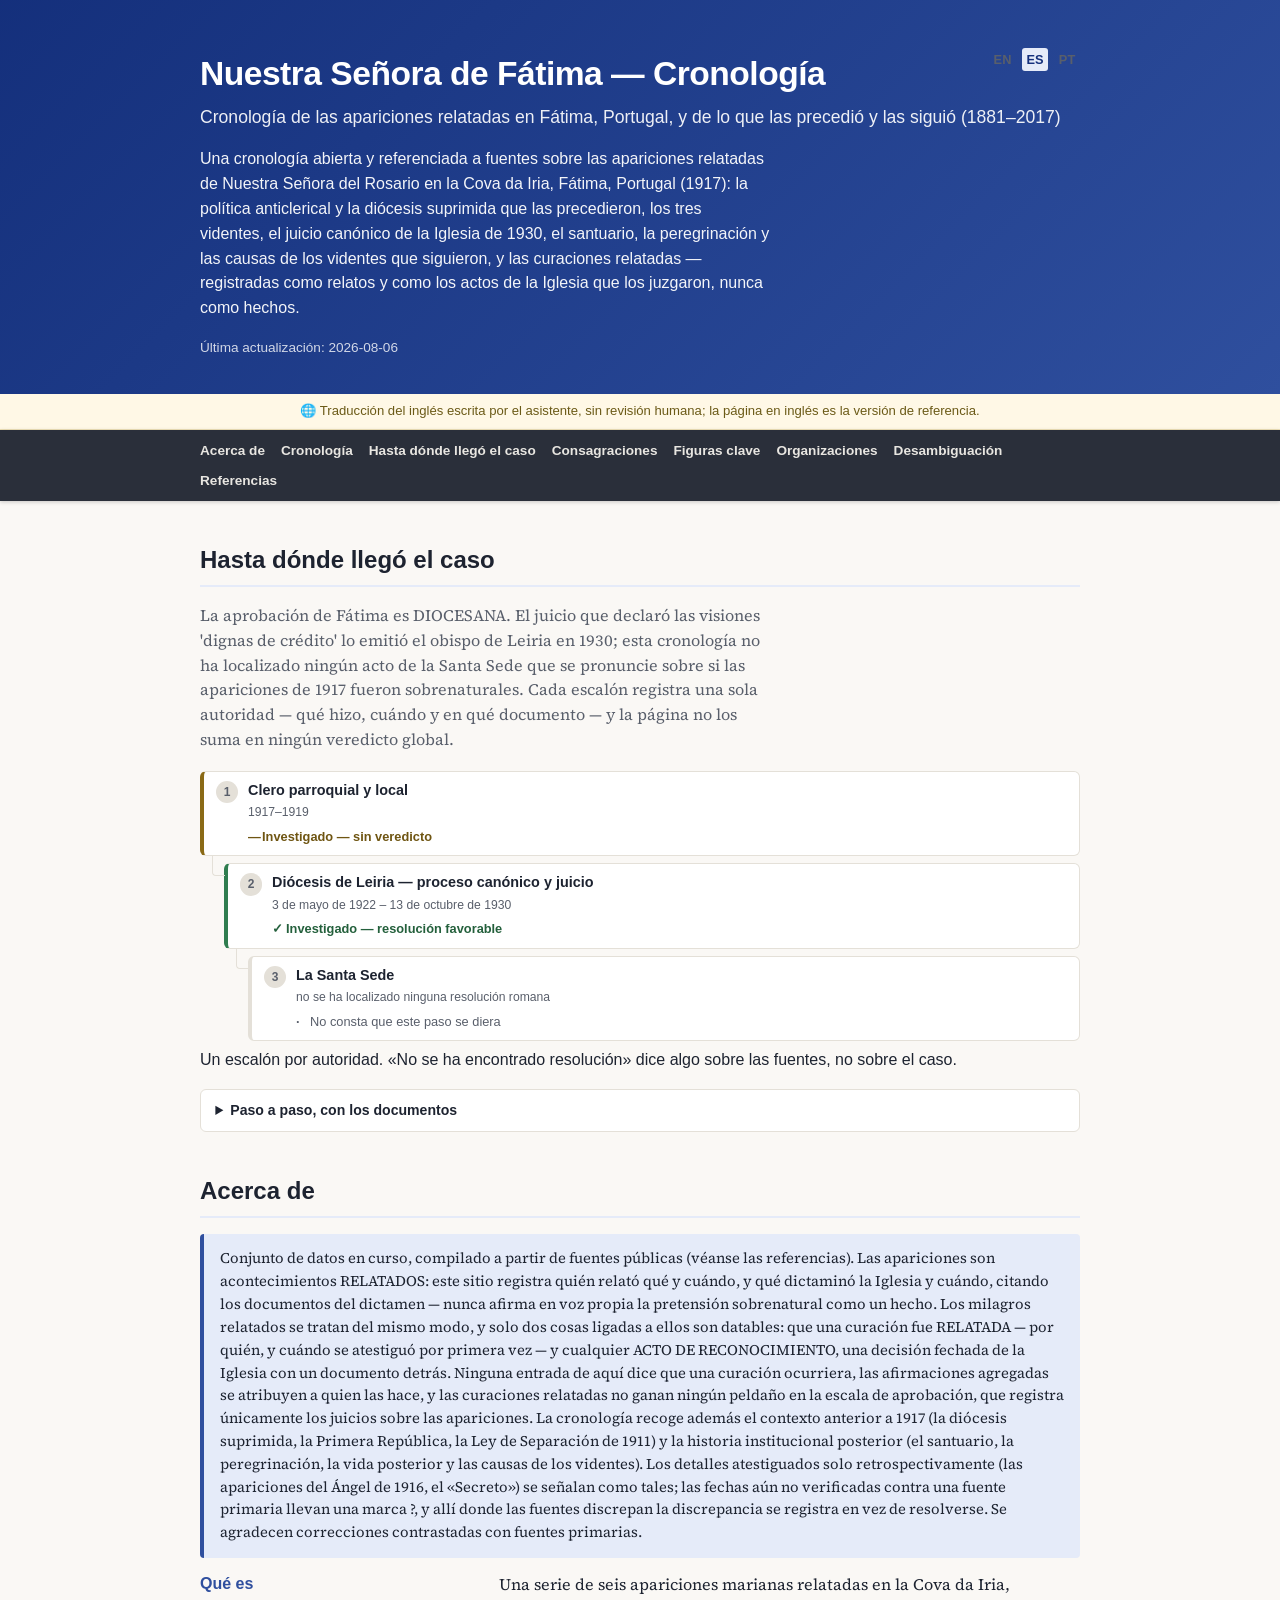
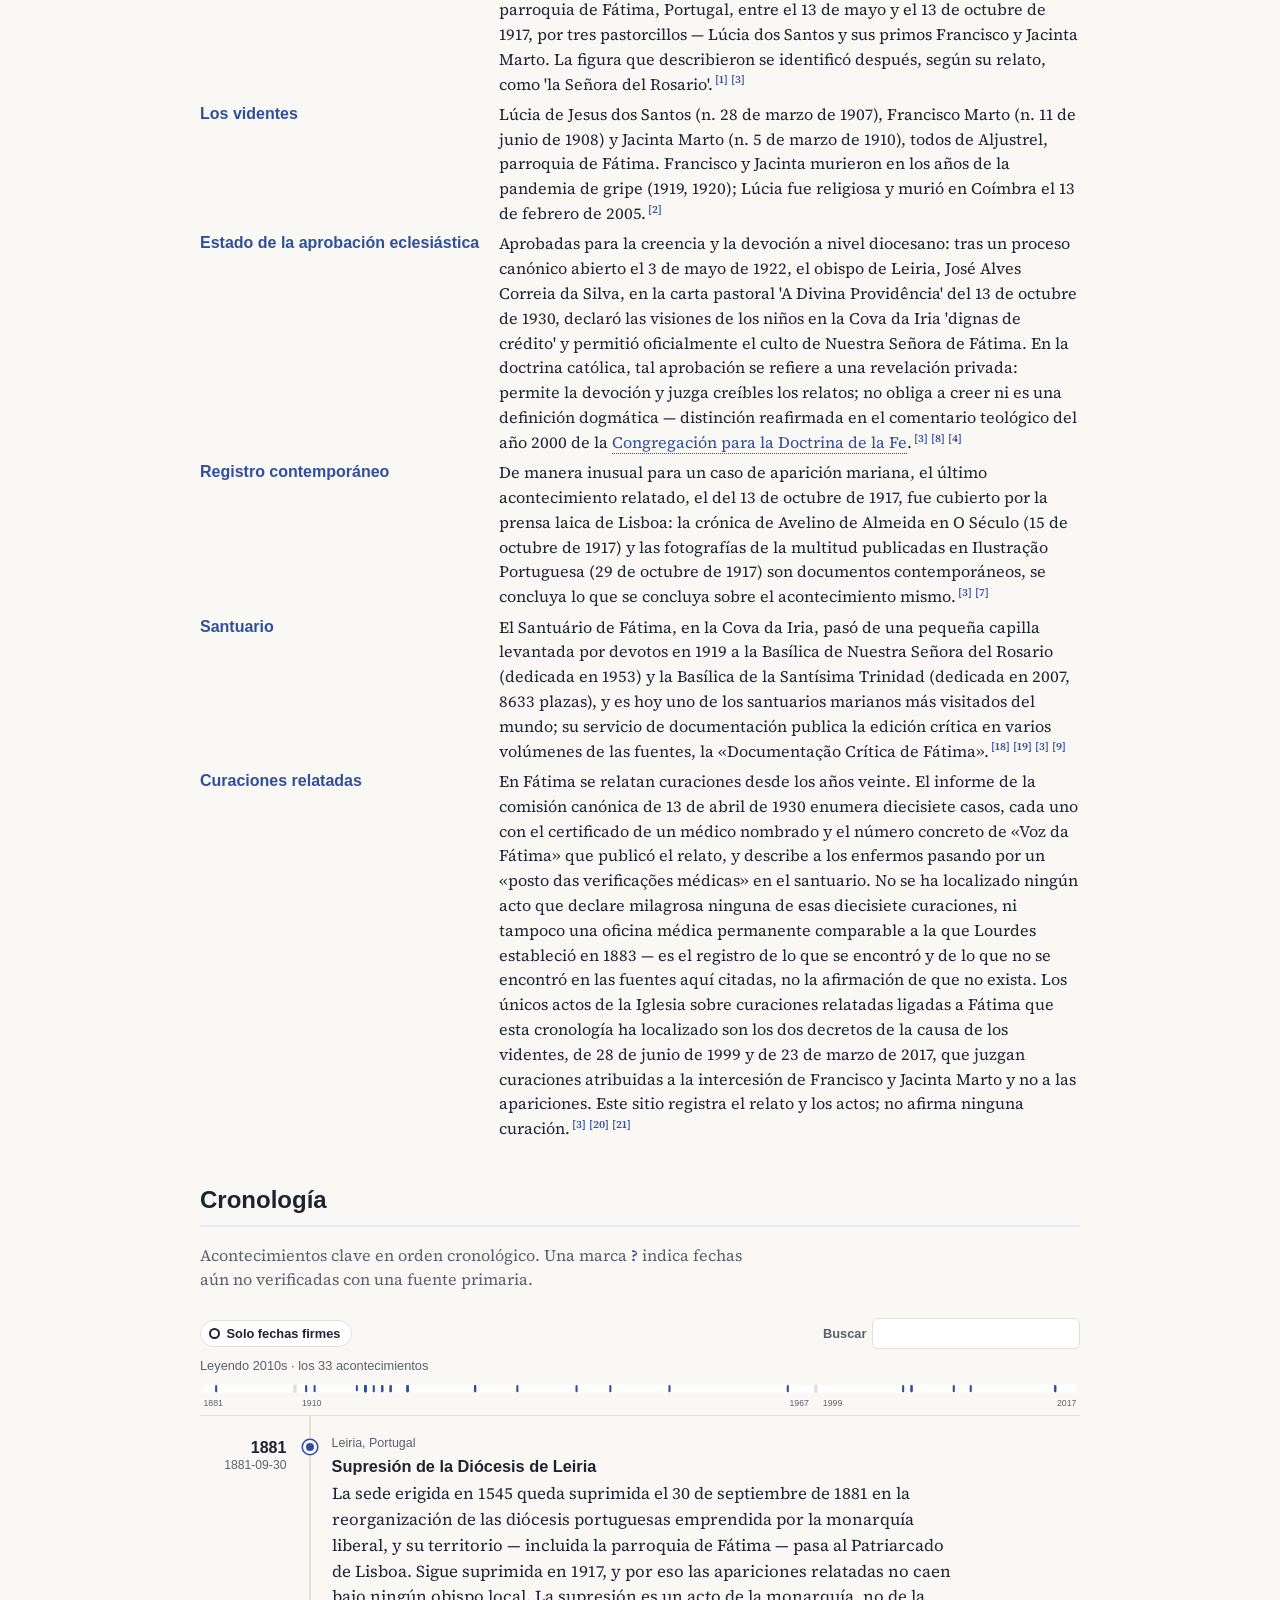
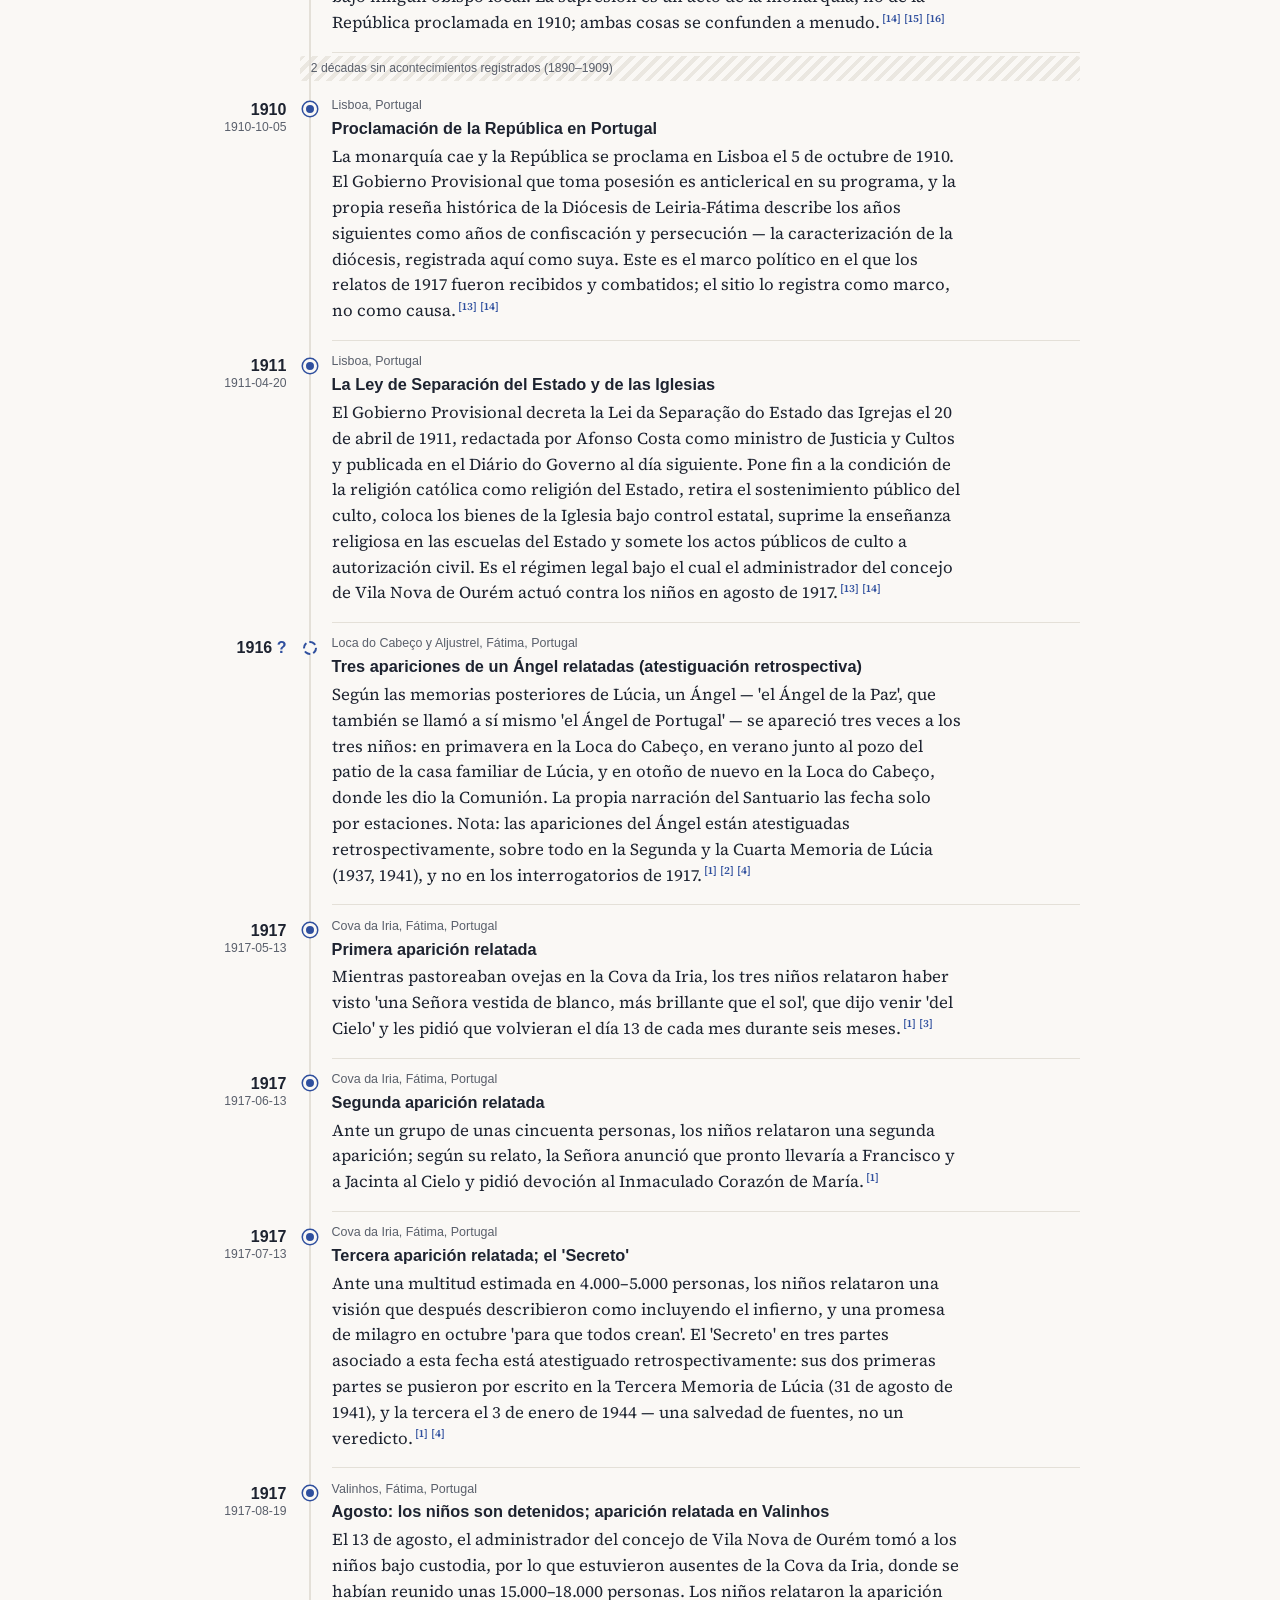
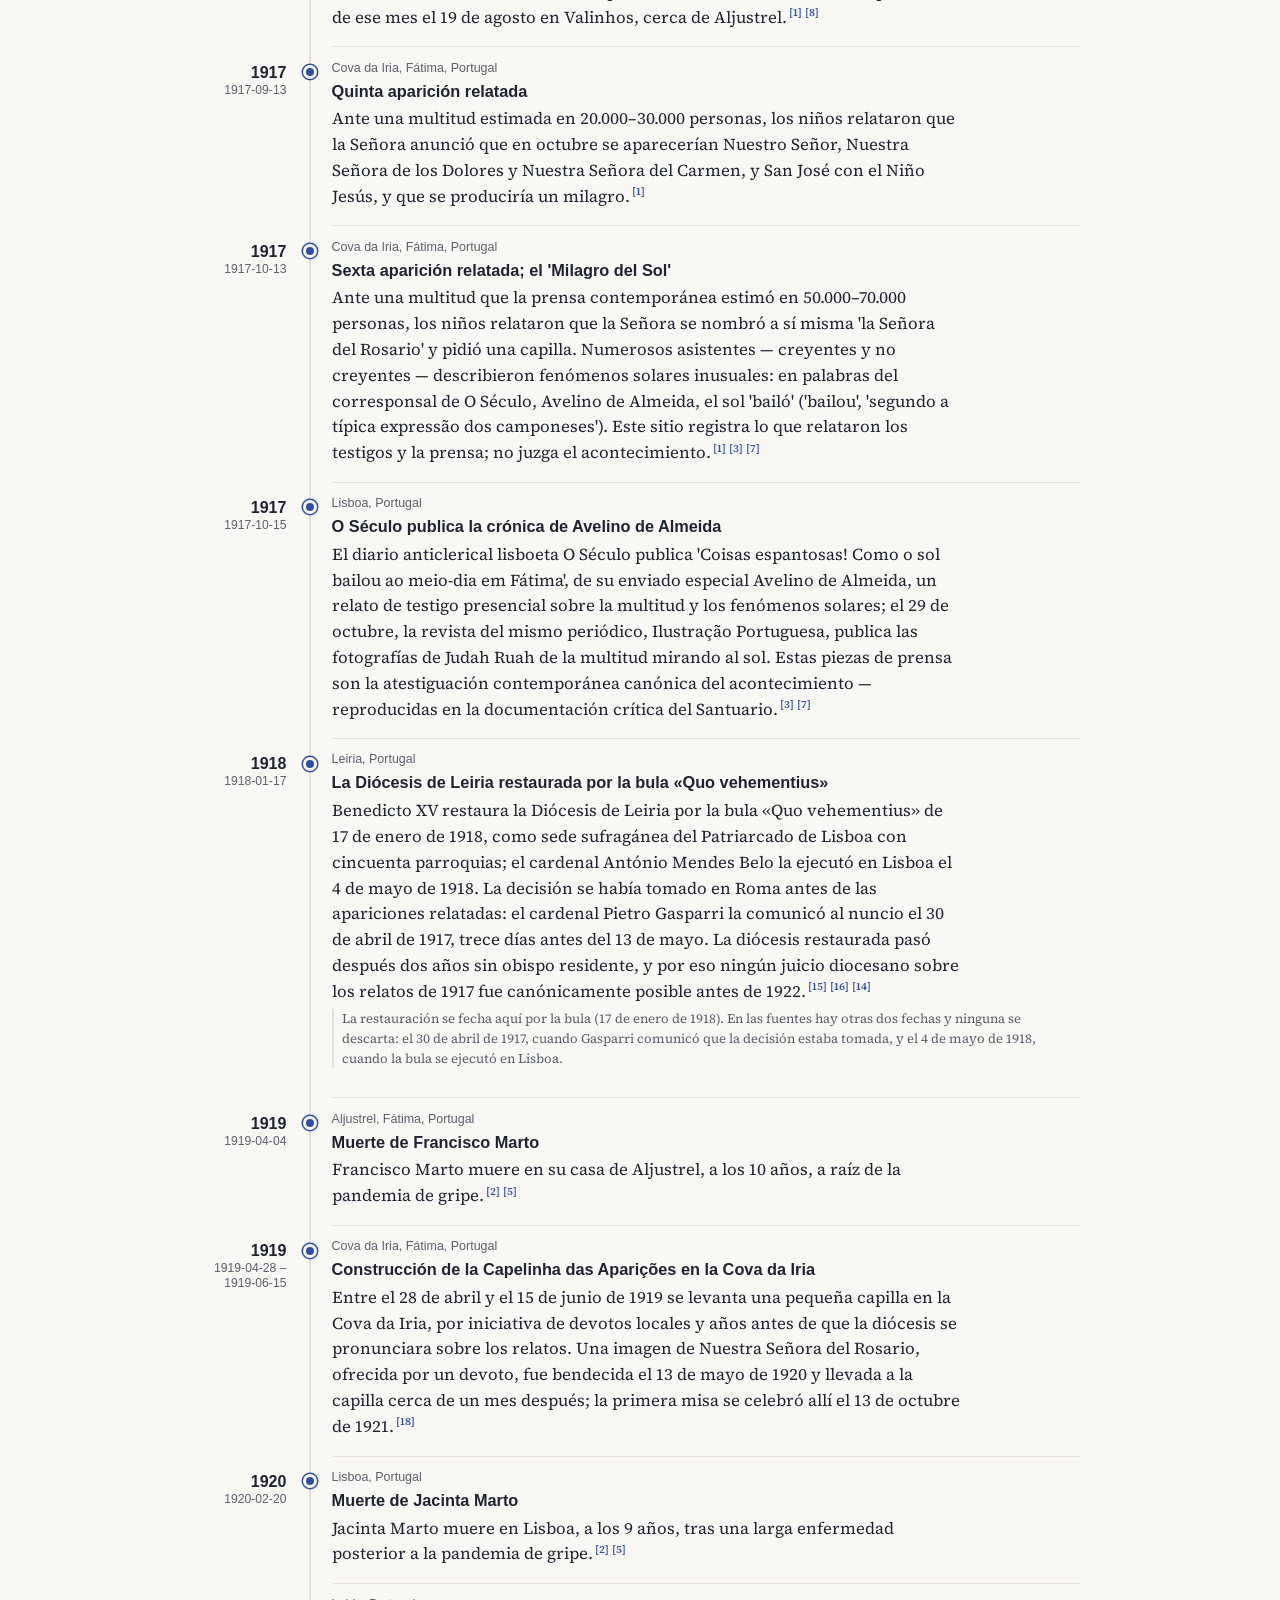
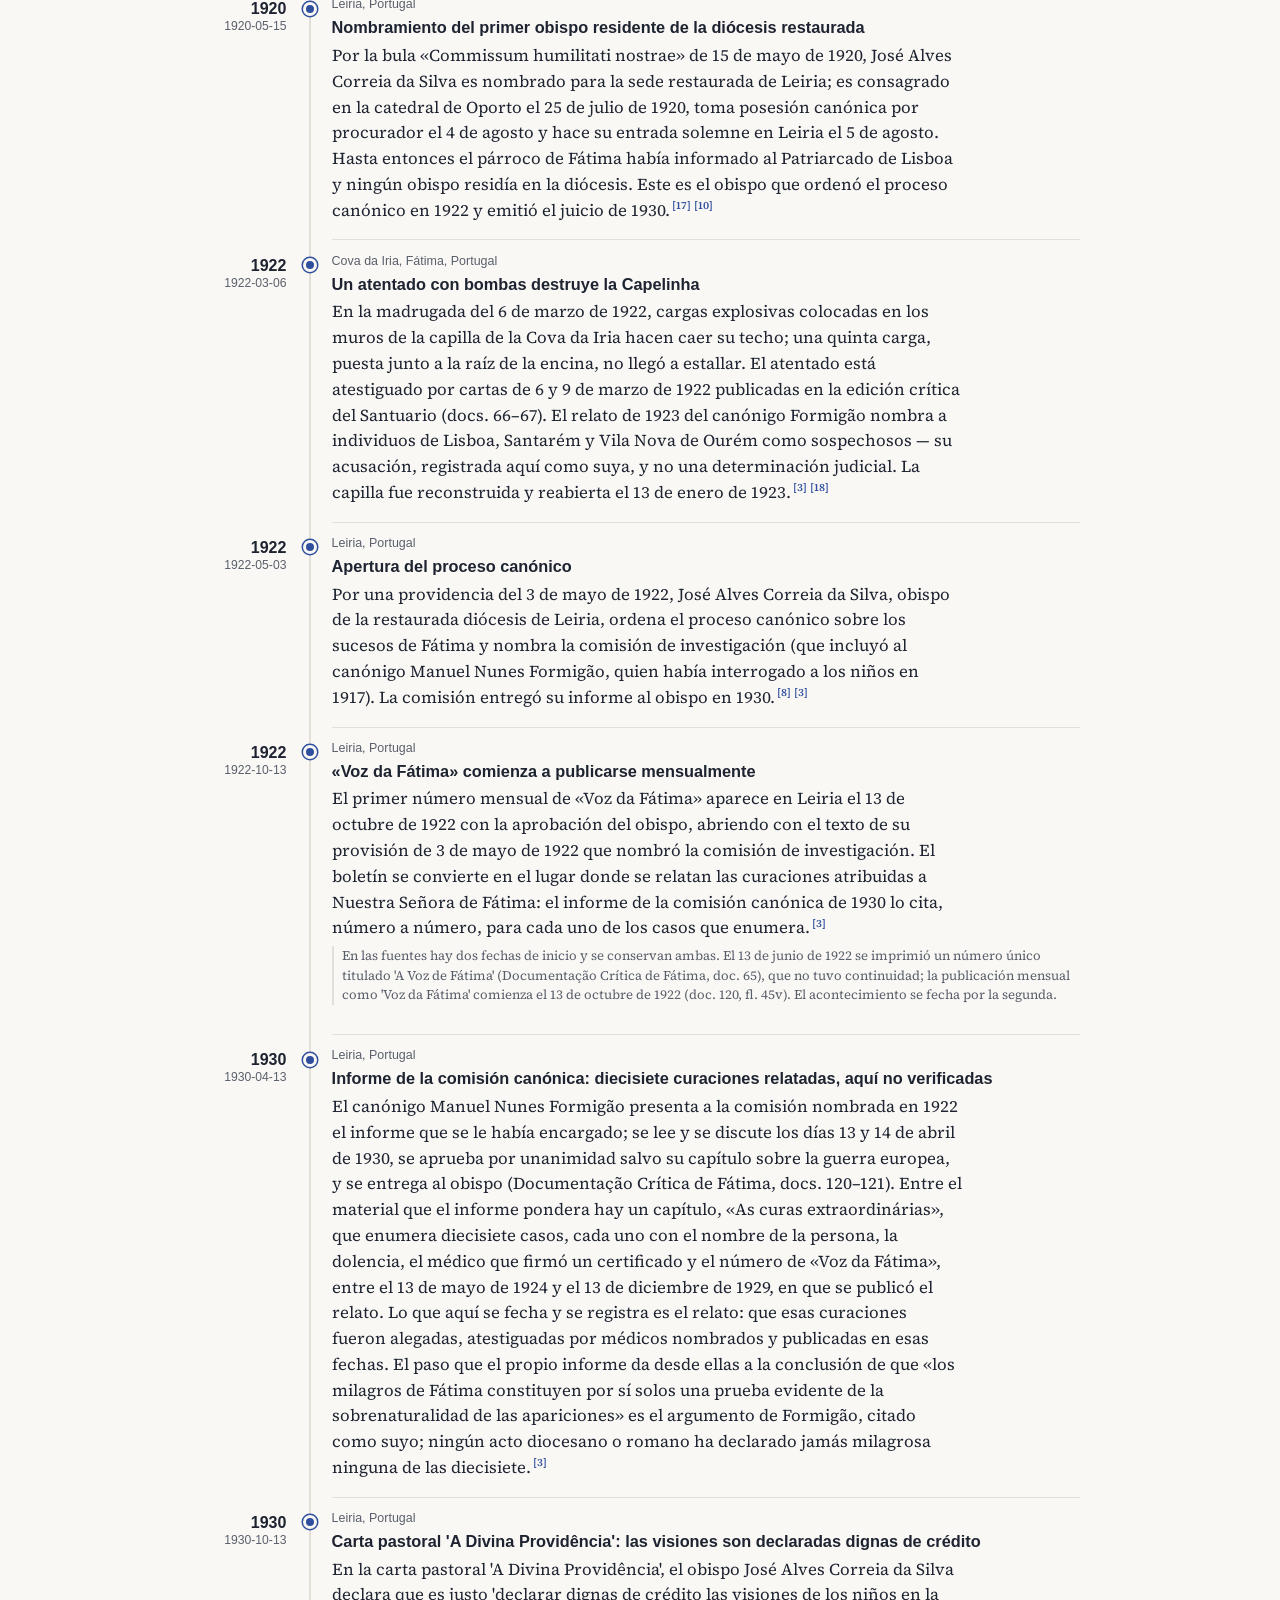
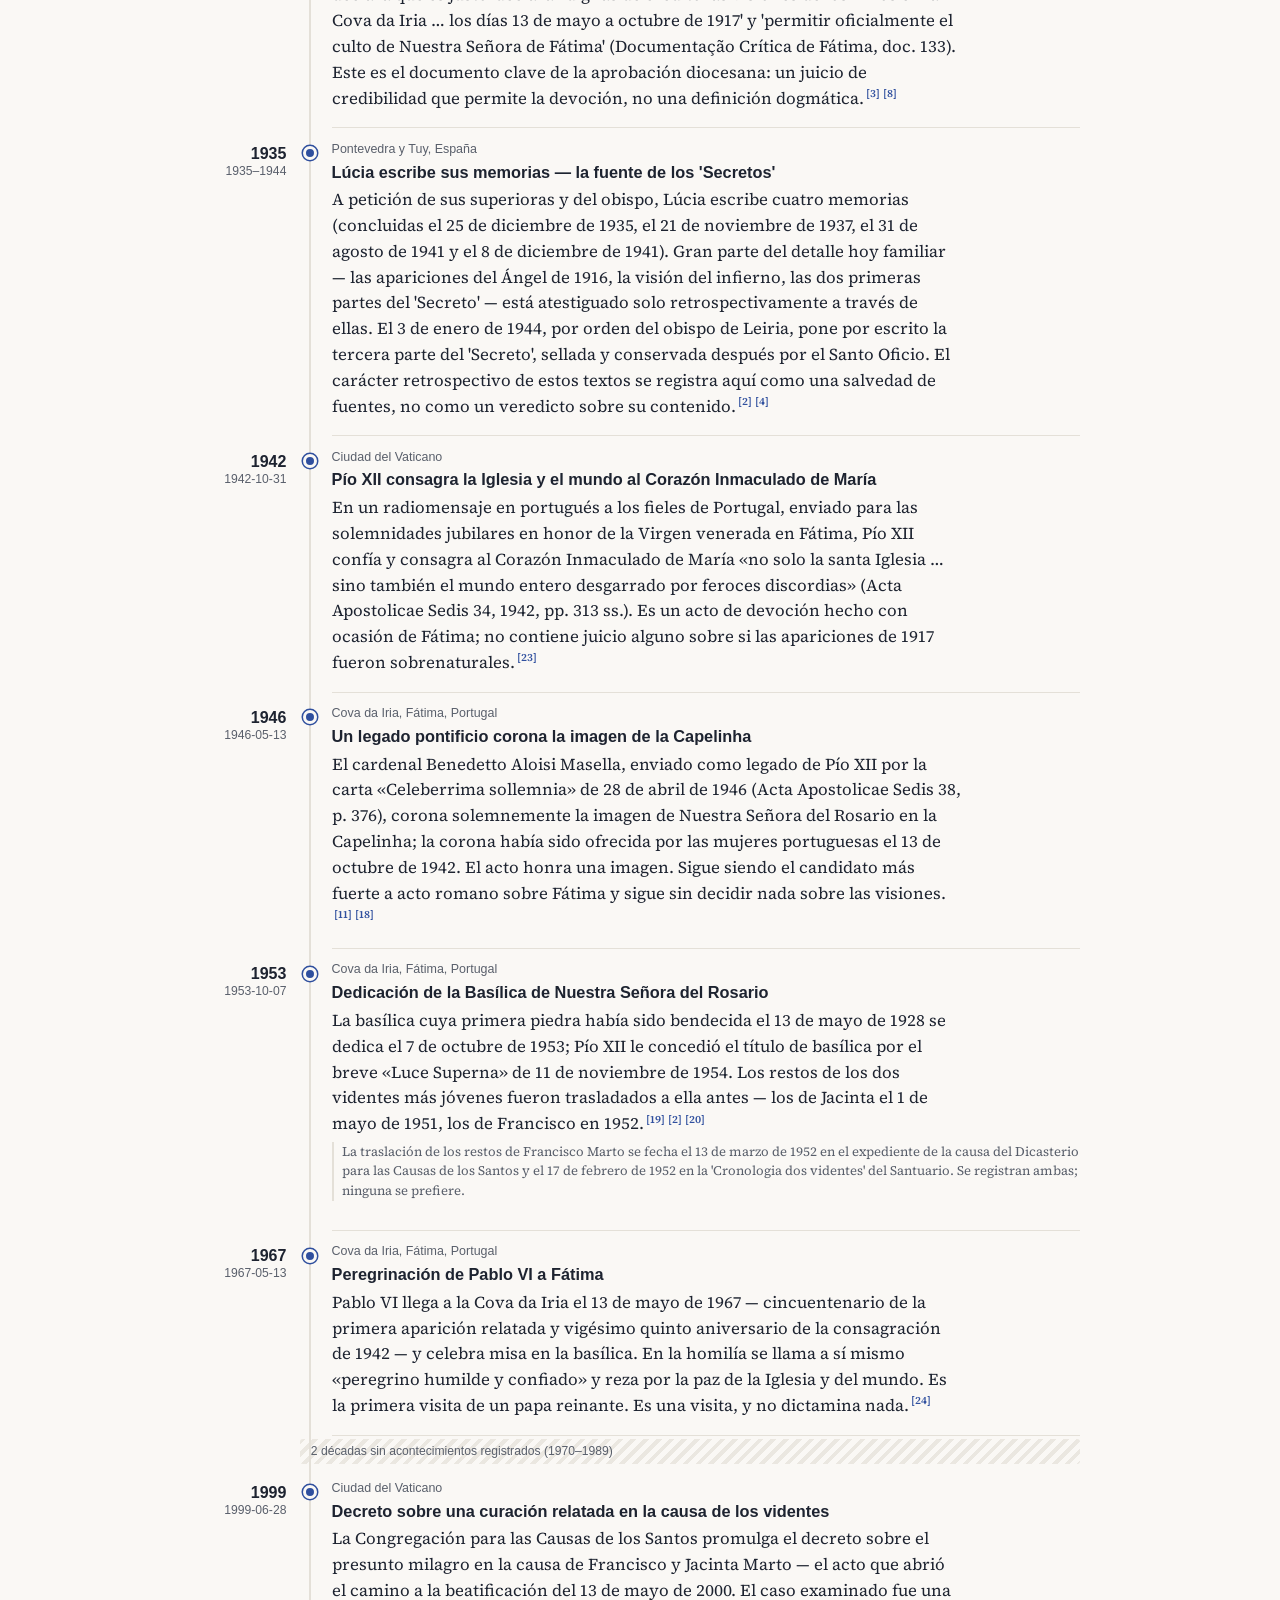
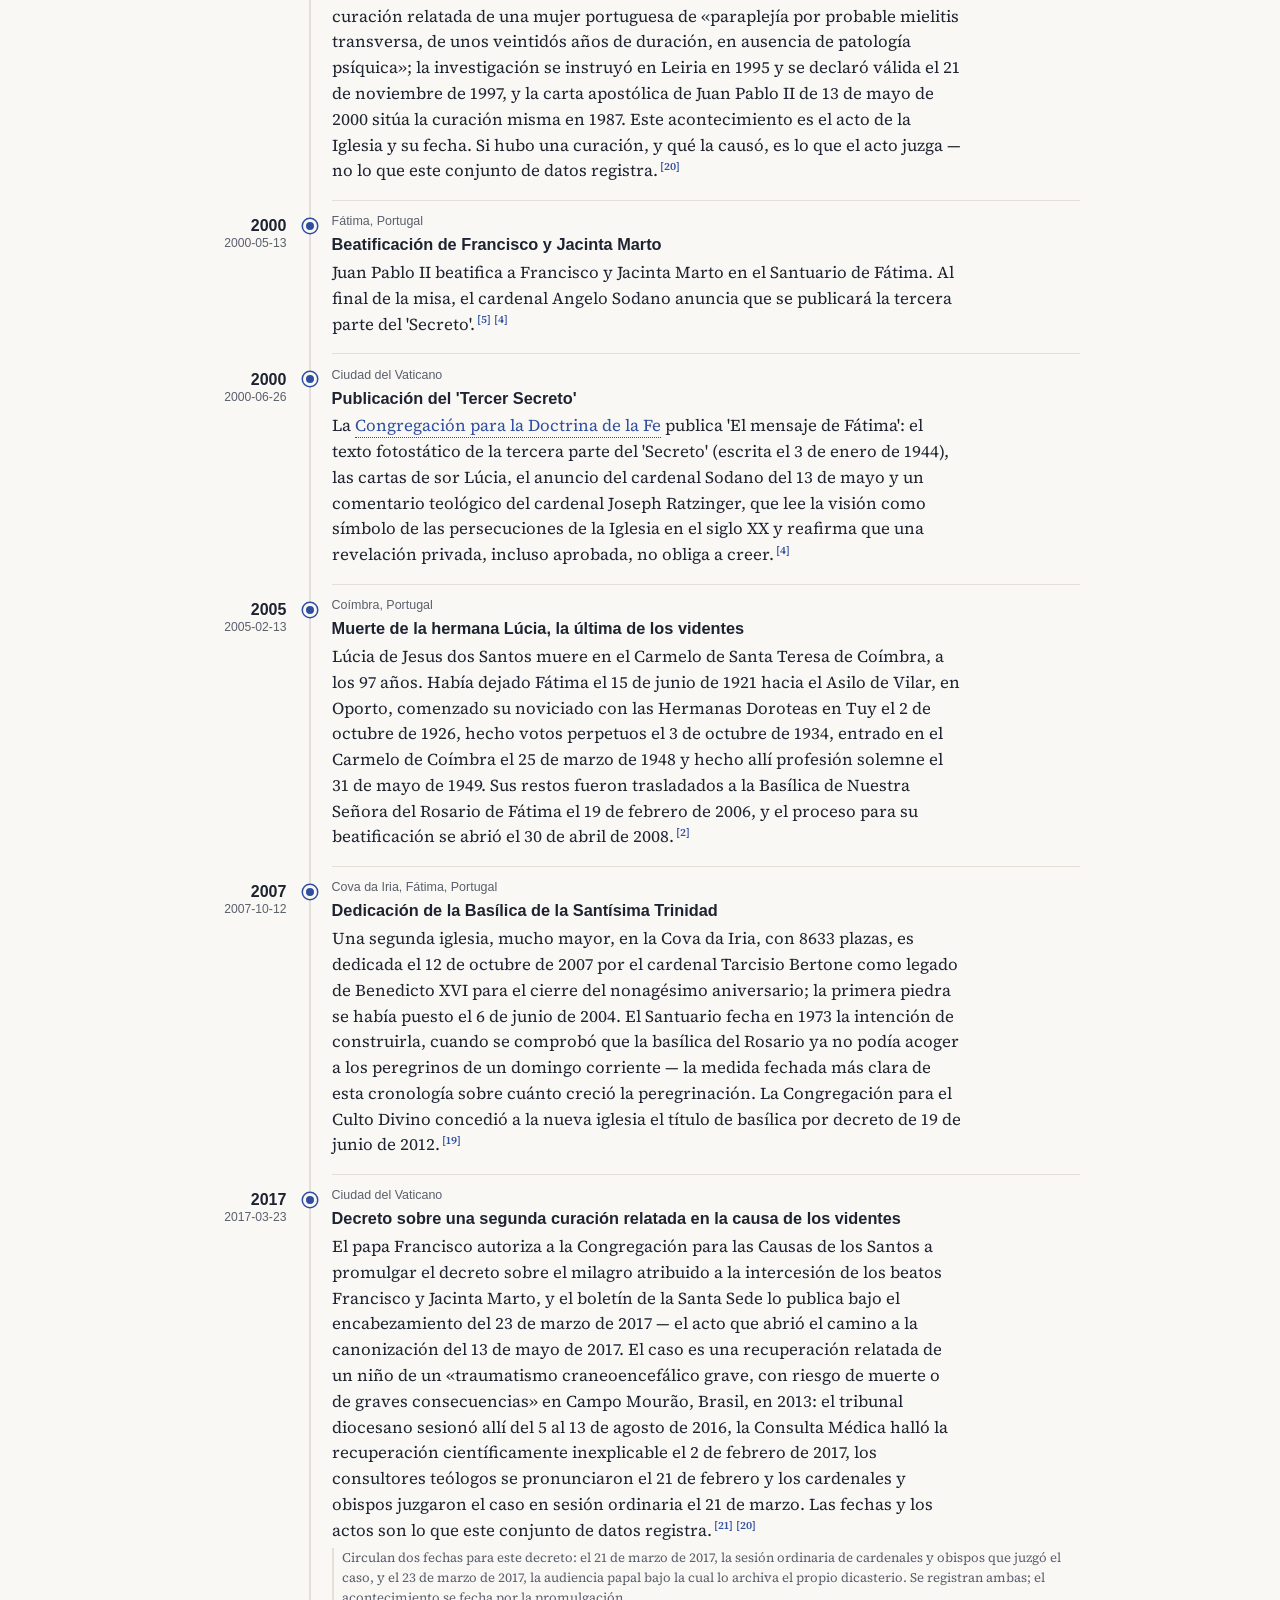
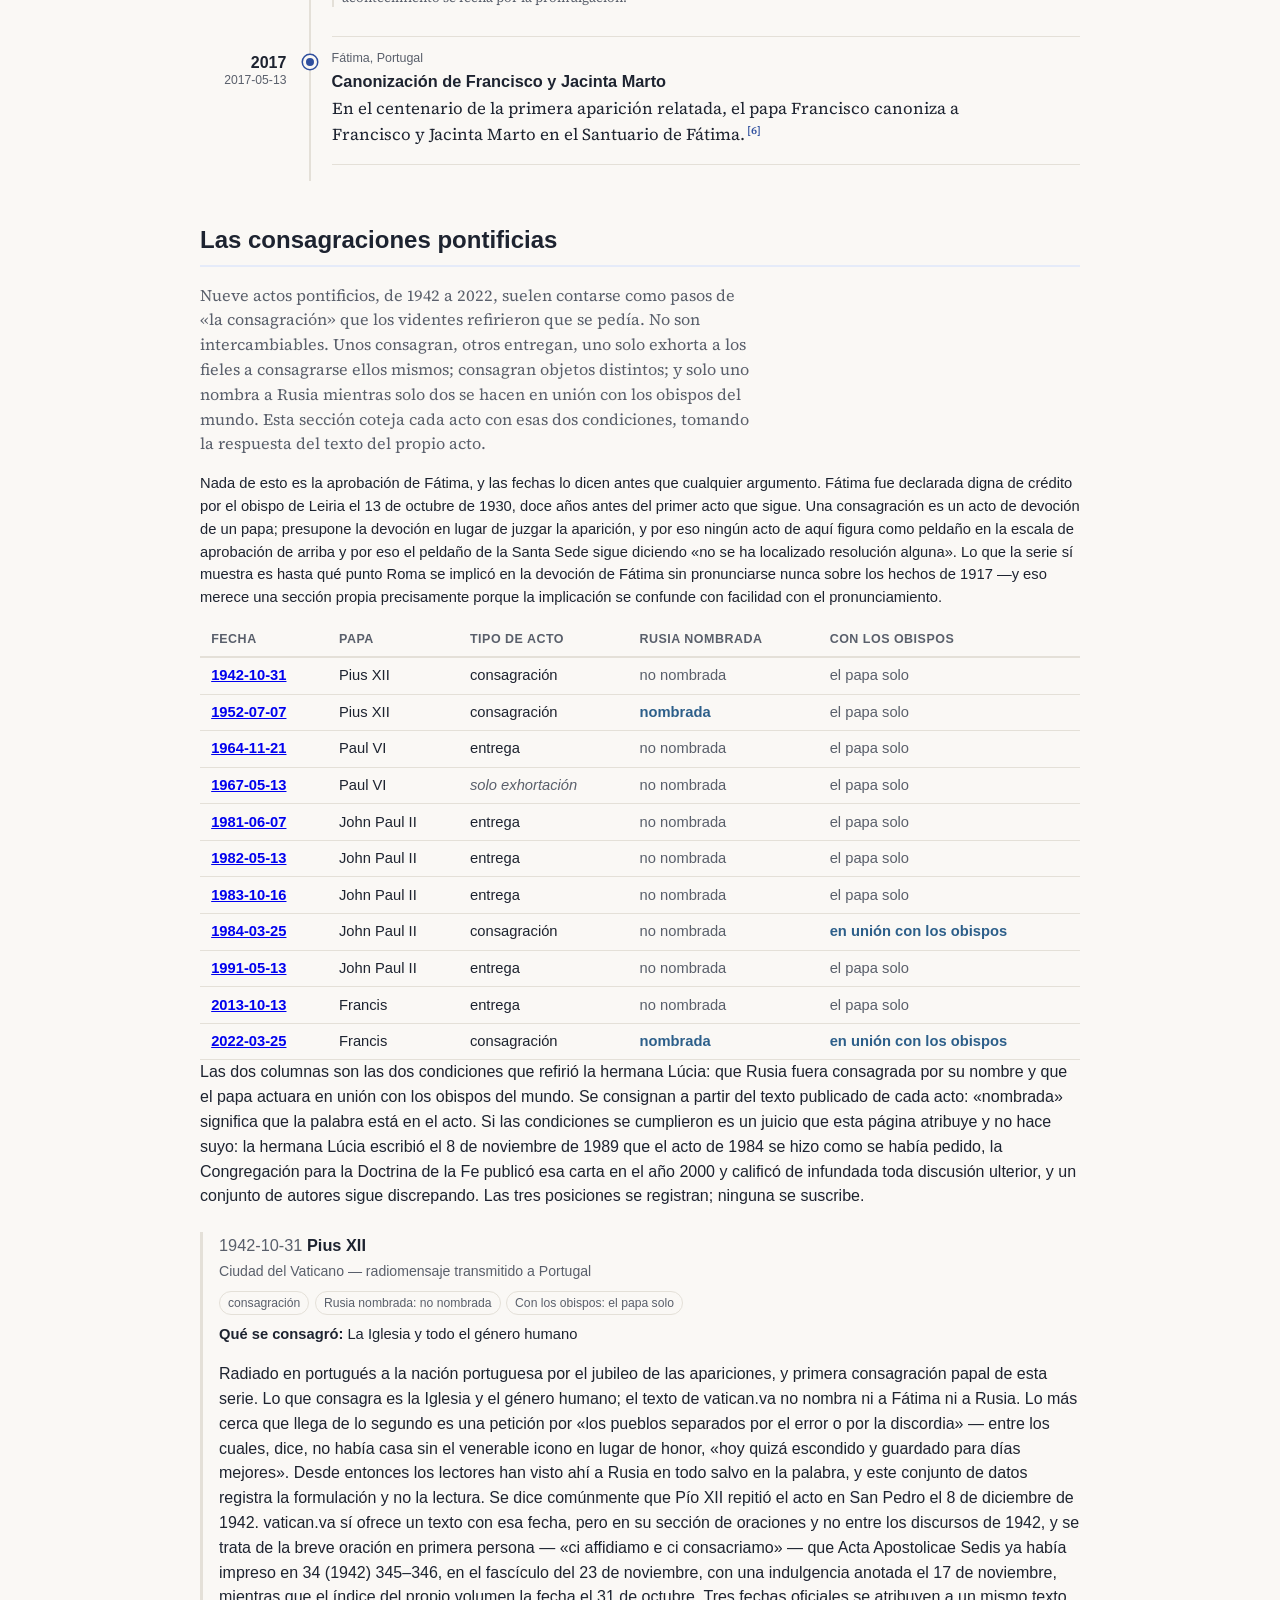
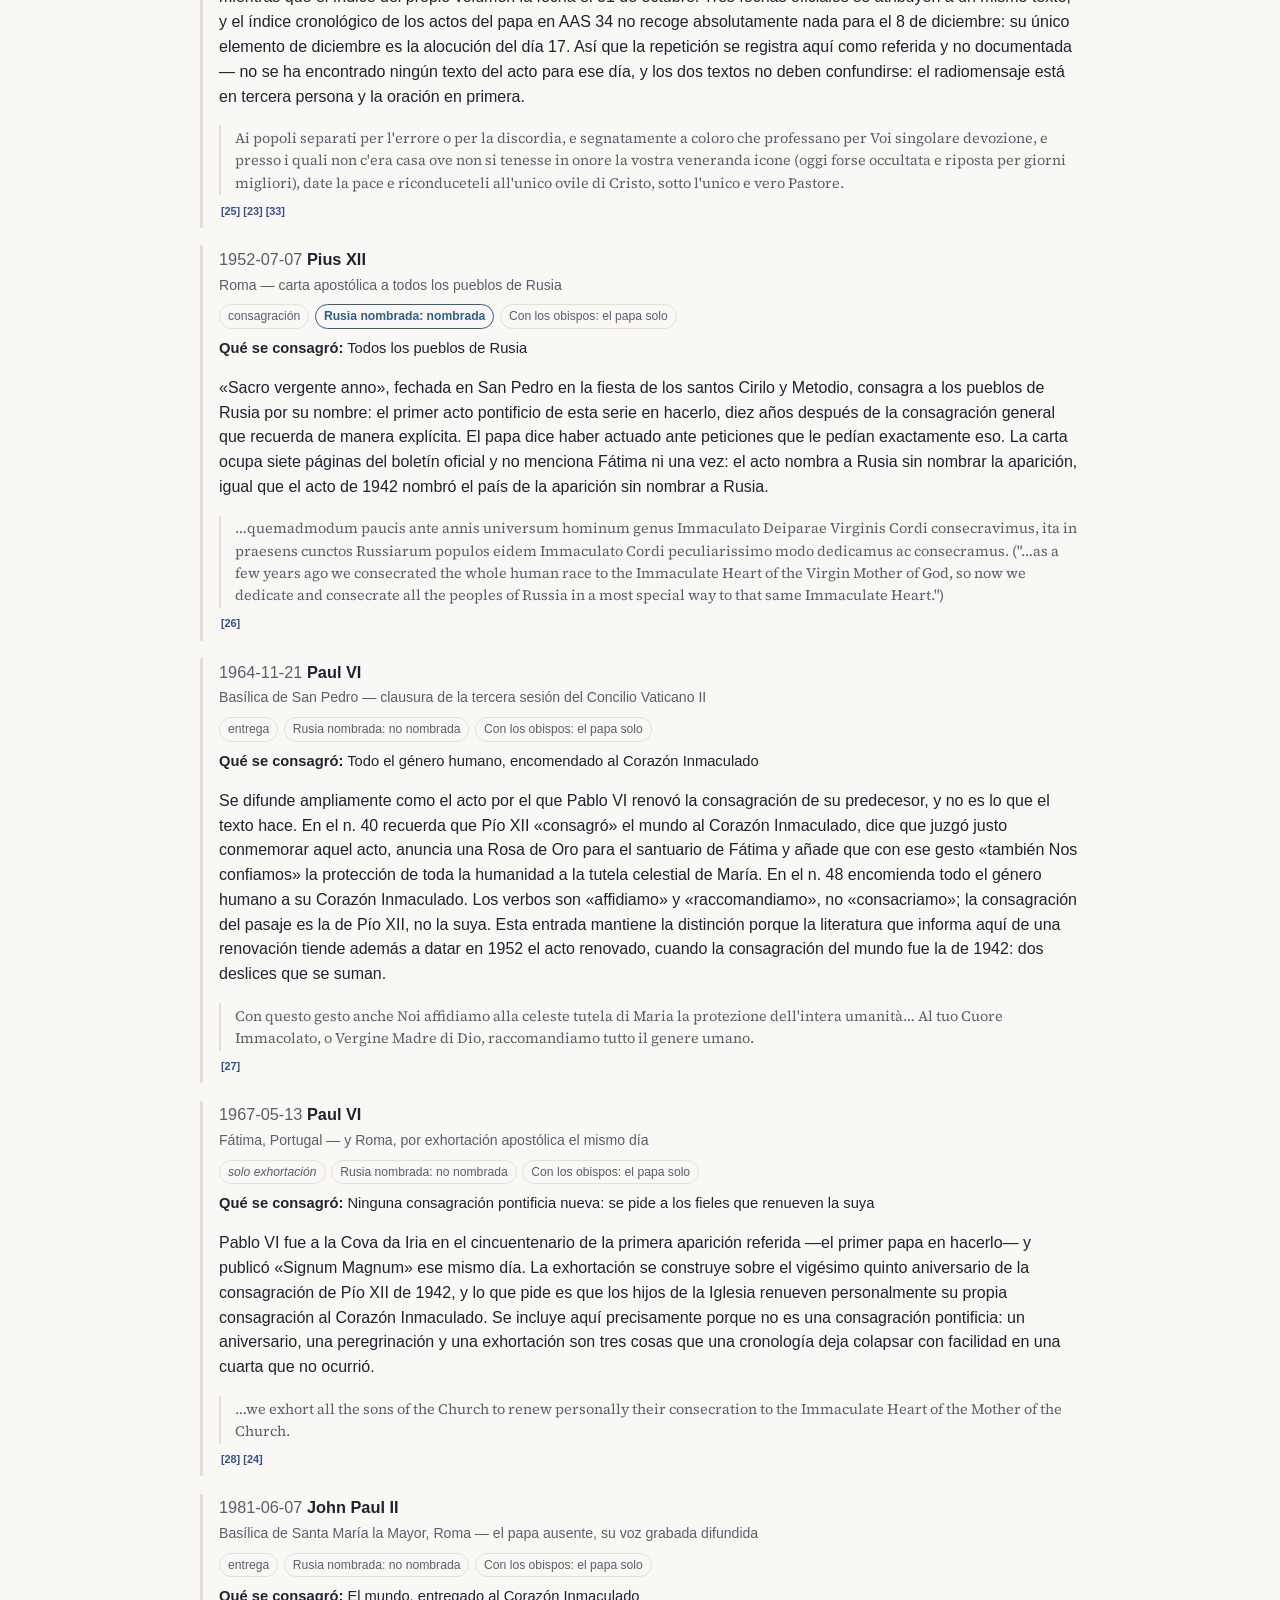
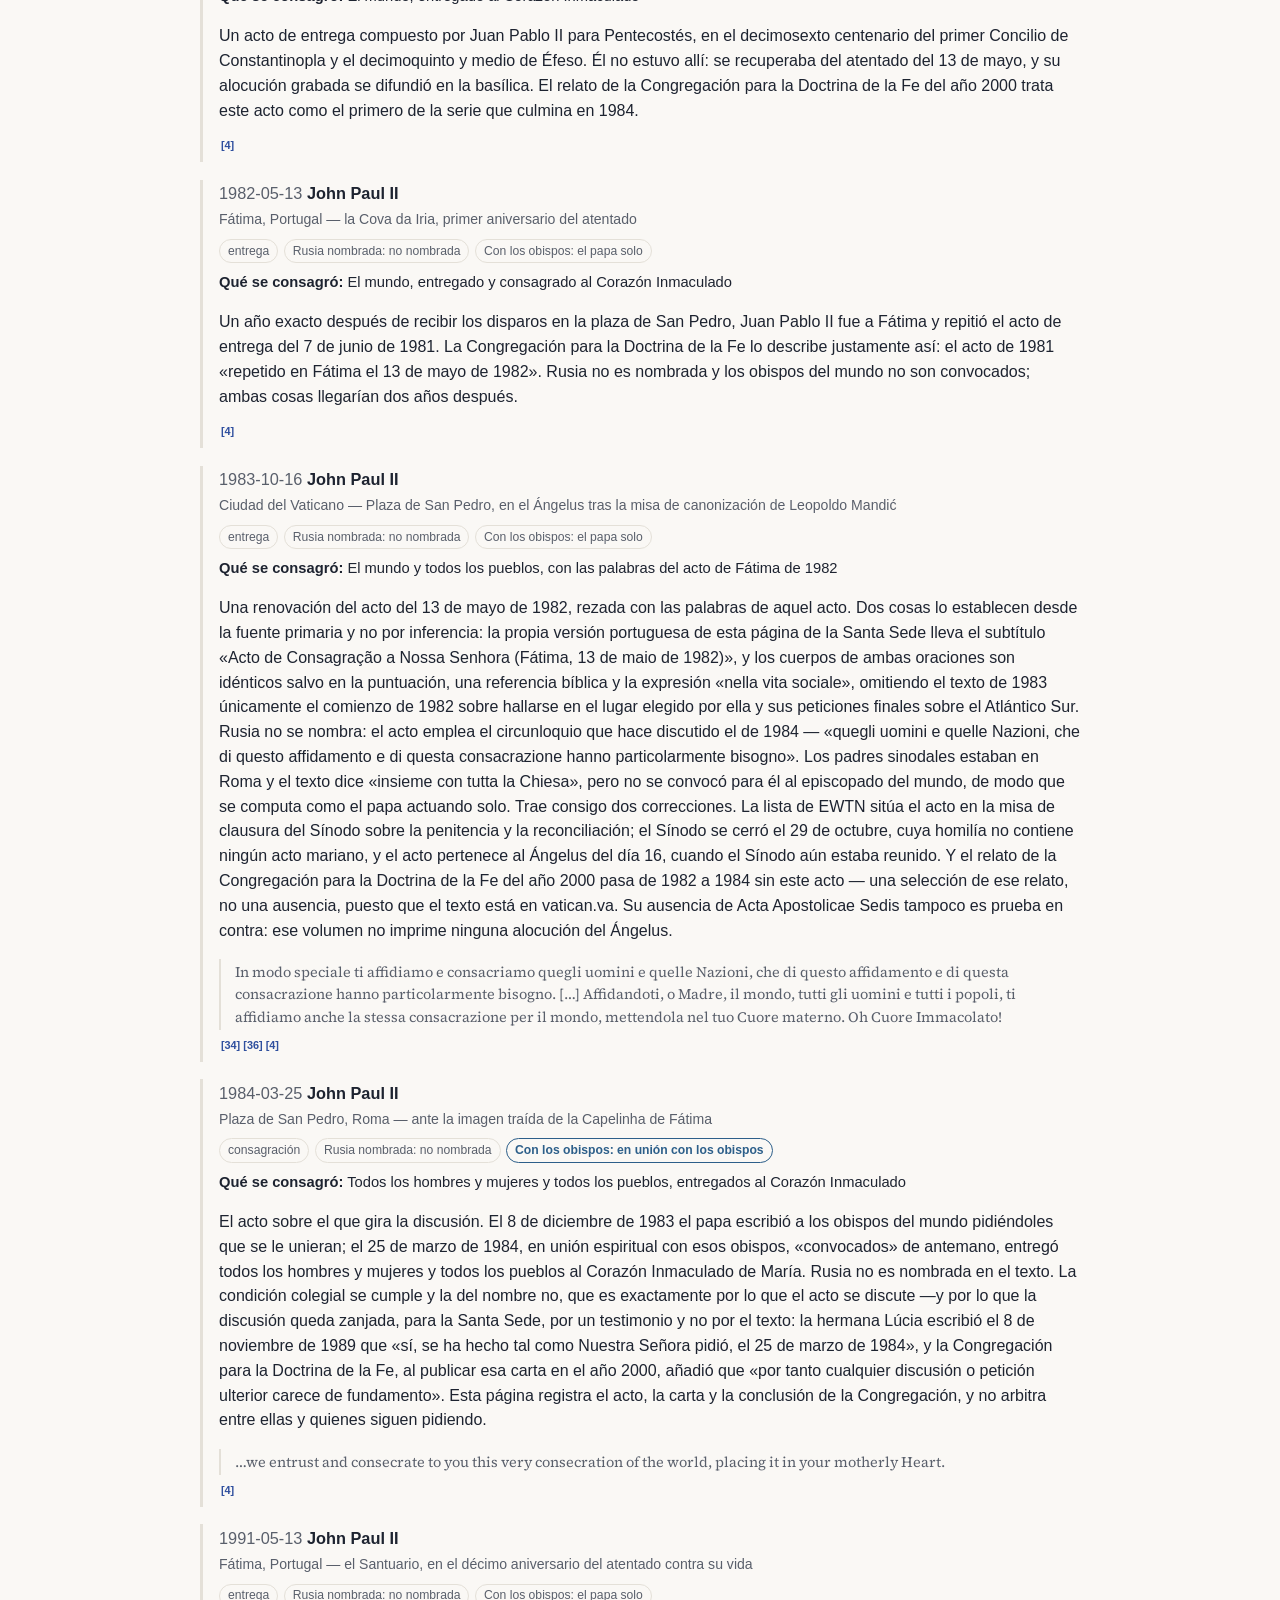
<file: docs/es/index.html>
<!DOCTYPE html>
<html lang="es">
<head>
  <meta charset="utf-8">
  <meta name="viewport" content="width=device-width, initial-scale=1">
  <title>Nuestra Señora de Fátima — Cronología</title>
  <meta name="description" content="Una cronología abierta y referenciada a fuentes sobre las apariciones relatadas de Nuestra Señora del Rosario en la Cova da Iria, Fátima, Portugal (1917): la política anticlerical y la diócesis suprimida que las precedieron, los tres videntes, el juicio canónico de la Iglesia de 1930, el santuario, la peregrinación y las causas de los videntes que siguieron, y las curaciones relatadas — registradas como relatos y como los actos de la Iglesia que los juzgaron, nunca como hechos.">
  <!-- Google tag (gtag.js) -->
  <script async src="https://www.googletagmanager.com/gtag/js?id=G-R9LV1QZHVE"></script>
  <script>
    window.dataLayer = window.dataLayer || [];
    function gtag(){dataLayer.push(arguments);}
    gtag('js', new Date());
    gtag('config', 'G-R9LV1QZHVE');
  </script>
  <link rel="stylesheet" href="../styles.css">
  <script src="../river.js" defer></script>
  <script src="../cite.js" defer data-label="Referencia" data-all="Todas las referencias"></script>
  <link rel="canonical" href="https://cronologia.github.io/fatima/es/">
  <link rel="alternate" hreflang="en" href="https://cronologia.github.io/fatima/en/">
  <link rel="alternate" hreflang="es" href="https://cronologia.github.io/fatima/es/">
  <link rel="alternate" hreflang="pt" href="https://cronologia.github.io/fatima/pt/">
  <link rel="alternate" hreflang="x-default" href="https://cronologia.github.io/fatima/">
  <meta property="og:type" content="website">
  <meta property="og:site_name" content="Nuestra Señora de Fátima — Cronología">
  <meta property="og:locale" content="es_ES">
  <meta property="og:title" content="Nuestra Señora de Fátima — Cronología">
  <meta property="og:description" content="Una cronología abierta y referenciada a fuentes sobre las apariciones relatadas de Nuestra Señora del Rosario en la Cova da Iria, Fátima, Portugal (1917): la política anticlerical y la diócesis suprimida que las precedieron, los tres videntes, el juicio canónico de la Iglesia de 1930, el santuario, la peregrinación y las causas de los videntes que siguieron, y las curaciones relatadas — registradas como relatos y como los actos de la Iglesia que los juzgaron, nunca como hechos.">
  <meta property="og:url" content="https://cronologia.github.io/fatima/es/">
  <meta name="twitter:card" content="summary">
  <meta name="twitter:title" content="Nuestra Señora de Fátima — Cronología">
  <meta name="twitter:description" content="Una cronología abierta y referenciada a fuentes sobre las apariciones relatadas de Nuestra Señora del Rosario en la Cova da Iria, Fátima, Portugal (1917): la política anticlerical y la diócesis suprimida que las precedieron, los tres videntes, el juicio canónico de la Iglesia de 1930, el santuario, la peregrinación y las causas de los videntes que siguieron, y las curaciones relatadas — registradas como relatos y como los actos de la Iglesia que los juzgaron, nunca como hechos.">
  <script type="application/ld+json">
  {
    "@context": "https://schema.org",
    "@type": "WebSite",
    "name": "Nuestra Señora de Fátima — Cronología",
    "description": "Una cronología abierta y referenciada a fuentes sobre las apariciones relatadas de Nuestra Señora del Rosario en la Cova da Iria, Fátima, Portugal (1917): la política anticlerical y la diócesis suprimida que las precedieron, los tres videntes, el juicio canónico de la Iglesia de 1930, el santuario, la peregrinación y las causas de los videntes que siguieron, y las curaciones relatadas — registradas como relatos y como los actos de la Iglesia que los juzgaron, nunca como hechos.",
    "url": "https://cronologia.github.io/fatima/es/",
    "inLanguage": "es"
  }
  </script>
</head>
<body>
  <header class="site-header">
    <div class="wrap">
      <nav class="lang-switch" aria-label="Idioma"><a href="../en/" hreflang="en">EN</a><span class="lang-current" aria-current="true">ES</span><a href="../pt/" hreflang="pt">PT</a></nav>
      <h1>Nuestra Señora de Fátima — Cronología</h1>
      <p class="subtitle">Cronología de las apariciones relatadas en Fátima, Portugal, y de lo que las precedió y las siguió (1881–2017)</p>
      <p class="lead">Una cronología abierta y referenciada a fuentes sobre las apariciones relatadas de Nuestra Señora del Rosario en la Cova da Iria, Fátima, Portugal (1917): la política anticlerical y la diócesis suprimida que las precedieron, los tres videntes, el juicio canónico de la Iglesia de 1930, el santuario, la peregrinación y las causas de los videntes que siguieron, y las curaciones relatadas — registradas como relatos y como los actos de la Iglesia que los juzgaron, nunca como hechos.</p>
      <p class="updated">Última actualización: 2026-08-06</p>
    </div>
  </header>
  <div class="i18n-disclaimer" role="note">🌐 Traducción del inglés escrita por el asistente, sin revisión humana; la página en inglés es la versión de referencia.</div>

  <nav class="site-nav">
    <div class="wrap">
      <a href="#about">Acerca de</a>
      <a href="#chronology">Cronología</a>
      <a href="#approval-ladder">Hasta dónde llegó el caso</a>
      <a href="#consecrations">Consagraciones</a>
      <a href="#figures">Figuras clave</a>
      <a href="#organizations">Organizaciones</a>
      <a href="#disambiguation">Desambiguación</a>
      <a href="#references">Referencias</a>
    </div>
  </nav>

  <main class="wrap">
    <section id="approval-ladder" class="viz">
      <h2>Hasta dónde llegó el caso</h2>
      <p class="section-intro">La aprobación de Fátima es DIOCESANA. El juicio que declaró las visiones &#39;dignas de crédito&#39; lo emitió el obispo de Leiria en 1930; esta cronología no ha localizado ningún acto de la Santa Sede que se pronuncie sobre si las apariciones de 1917 fueron sobrenaturales. Cada escalón registra una sola autoridad — qué hizo, cuándo y en qué documento — y la página no los suma en ningún veredicto global.</p>
      <figure class="approval-ladder">
        <div class="viz-scroll">
        <ol class="al-cascade">
          <li class="al-node al-inconclusive" style="--al-step:0">
            <a href="#al-rung-1" class="al-node-link">
              <span class="al-num" aria-hidden="true">1</span>
              <span class="al-node-body">
                <span class="al-node-label">Clero parroquial y local</span><span class="al-when">1917–1919</span>
                <span class="al-node-status"><span class="al-glyph" aria-hidden="true">—</span>Investigado — sin veredicto</span>
              </span>
            </a>
          </li>
          <li class="al-node al-favourable" style="--al-step:1">
            <a href="#al-rung-2" class="al-node-link">
              <span class="al-num" aria-hidden="true">2</span>
              <span class="al-node-body">
                <span class="al-node-label">Diócesis de Leiria — proceso canónico y juicio</span><span class="al-when">3 de mayo de 1922 – 13 de octubre de 1930</span>
                <span class="al-node-status"><span class="al-glyph" aria-hidden="true">✓</span>Investigado — resolución favorable</span>
              </span>
            </a>
          </li>
          <li class="al-node al-not-found" style="--al-step:2">
            <a href="#al-rung-3" class="al-node-link">
              <span class="al-num" aria-hidden="true">3</span>
              <span class="al-node-body">
                <span class="al-node-label">La Santa Sede</span><span class="al-when">no se ha localizado ninguna resolución romana</span>
                <span class="al-node-status"><span class="al-glyph" aria-hidden="true">·</span>No consta que este paso se diera</span>
              </span>
            </a>
          </li>
        </ol>
        </div>
        <figcaption>Un escalón por autoridad. «No se ha encontrado resolución» dice algo sobre las fuentes, no sobre el caso.</figcaption>
      </figure>
      <details class="al-details">
        <summary>Paso a paso, con los documentos</summary>
        <div class="al-tablist" hidden aria-label="Hasta dónde llegó el caso">
            <button type="button" class="al-tab" data-al-panel="al-rung-1"><span class="al-glyph" aria-hidden="true">—</span>Clero parroquial y local</button>
            <button type="button" class="al-tab" data-al-panel="al-rung-2"><span class="al-glyph" aria-hidden="true">✓</span>Diócesis de Leiria — proceso canónico y juicio</button>
            <button type="button" class="al-tab" data-al-panel="al-rung-3"><span class="al-glyph" aria-hidden="true">·</span>La Santa Sede</button>
        </div>
        <div class="al-panels">
          <section id="al-rung-1" class="al-panel al-inconclusive">
            <h3 class="al-panel-title">Clero parroquial y local <span class="al-when">1917–1919</span></h3>
            <p class="al-status"><span class="al-glyph" aria-hidden="true">—</span>Investigado — sin veredicto</p>
<p class="al-who">P. Manuel Marques Ferreira, párroco de Fátima (1914–1920), que rendía cuentas al Patriarcado de Lisboa: la diócesis de Leiria fue restaurada en 1918, pero no tuvo obispo residente hasta mayo de 1920.</p><p class="al-outcome">El párroco interrogó a Lúcia unas dos semanas después de la primera aparición relatada y siguió interrogando a los niños a lo largo de 1917, tomando apuntes, pero no emitió juicio alguno. Lúcia recuerda que le dijo &#39;Não me parece uma revelação do Céu&#39; (&#39;No me parece una revelación del Cielo&#39;), le advirtió de que podía ser un engaño y añadió que &#39;el futuro nos dirá lo que hemos de pensar&#39;. Se mantuvo apartado de la Cova da Iria los días 13 de cada mes; acusado en la prensa de complicidad en la detención de los niños por el administrador civil el 13 de agosto de 1917, publicó desmentidos en los que calificaba de deliberadas su &#39;ausencia y aparente indiferencia&#39;, para que los incrédulos no pudieran atribuir al párroco la fe de la multitud. Cuando el Patriarcado de Lisboa le ordenó recoger declaraciones e informar, redactó el informe parroquial que sería la principal base documental del posterior proceso diocesano, procurando en él mostrarse &#39;indiferente enquanto não houvesse provas evidentes ou a Igreja falasse&#39; (&#39;indiferente mientras no hubiera pruebas evidentes o hablara la Iglesia&#39;). En este nivel no existe ningún acto favorable, porque no se emitió ninguno: el caso pasó a la instancia superior.</p>            <p class="al-cites"><sup class="cite"><a href="#ref-3" title="Reference 3">[3]</a> <a href="#ref-10" title="Reference 10">[10]</a></sup></p>
          </section>
          <section id="al-rung-2" class="al-panel al-favourable">
            <h3 class="al-panel-title">Diócesis de Leiria — proceso canónico y juicio <span class="al-when">3 de mayo de 1922 – 13 de octubre de 1930</span></h3>
            <p class="al-status"><span class="al-glyph" aria-hidden="true">✓</span>Investigado — resolución favorable</p>
<p class="al-who">José Alves Correia da Silva, obispo de la restaurada diócesis de Leiria, y la comisión de investigación que nombró — de la que formó parte el canónigo Manuel Nunes Formigão, que había empezado a interrogar a los videntes el 27 de septiembre de 1917.</p><p class="al-outcome">Por una provisión de 3 de mayo de 1922 el obispo ordenó el proceso canónico y nombró la comisión, que le entregó su informe en 1930. En la carta pastoral &#39;A Divina Providência&#39;, de 13 de octubre de 1930, declaró justo &#39;declarar dignas de crédito&#39; las visiones de los niños en la Cova da Iria los días 13 de mayo a octubre de 1917 y &#39;permitir oficialmente el culto de Nuestra Señora de Fátima&#39; (Documentação Crítica de Fátima, doc. 133). Este es el acto en el que se apoya la aprobación de Fátima. En la doctrina católica juzga creíble una revelación privada y permite la devoción; no es una definición dogmática y no obliga a nadie a creer.</p>            <p class="al-cites"><sup class="cite"><a href="#ref-3" title="Reference 3">[3]</a> <a href="#ref-8" title="Reference 8">[8]</a> <a href="#ref-4" title="Reference 4">[4]</a></sup></p>
          </section>
          <section id="al-rung-3" class="al-panel al-not-found">
            <h3 class="al-panel-title">La Santa Sede <span class="al-when">no se ha localizado ninguna resolución romana</span></h3>
            <p class="al-status"><span class="al-glyph" aria-hidden="true">·</span>No consta que este paso se diera</p>
<p class="al-who">Las congregaciones romanas y los papas.</p><p class="al-outcome">Roma ha actuado en torno a Fátima muchas veces, pero ninguno de los actos localizados aquí se pronuncia sobre si las apariciones de 1917 fueron sobrenaturales. El candidato más próximo es la carta &#39;Celeberrima sollemnia&#39;, de 28 de abril de 1946, por la que Pío XII envió al cardenal Benedetto Aloisi Masella como legado suyo para coronar la imagen del santuario (Acta Apostolicae Sedis 38, p. 376): un honor tributado a una imagen, que nada decide sobre las visiones. La beatificación (13 de mayo de 2000) y la canonización (13 de mayo de 2017) de Francisco y Jacinta Marto son juicios sobre la santidad de dos niños, no sobre lo que dijeron ver. &#39;El mensaje de Fátima&#39; (26 de junio de 2000) es lo que su título dice: la Congregación para la Doctrina de la Fe publicando la tercera parte del &#39;Secreto&#39; con un comentario teológico; no cita ningún decreto de autenticidad, y el propio comentario insiste en que ni siquiera una revelación privada aprobada obliga a nadie a creer.</p><p class="al-nodoc">Se buscó un acto romano que se pronunciara sobre el carácter sobrenatural de las apariciones y no se encontró ninguno. Se consultaron: el índice completo de documentos de la Congregación (hoy Dicasterio) para la Doctrina de la Fe en vatican.va, que no recoge ningún documento sobre Fátima aparte de la publicación del 26 de junio de 2000; esa misma publicación, que no cita ningún decreto de autenticidad; y los volúmenes de Acta Apostolicae Sedis alojados en vatican.va, donde &#39;Fatim*&#39; no aparece ni una sola vez en el vol. 22 (1930) ni en el vol. 23 (1931) — los años en torno a la resolución diocesana — ni en el volumen de índices de 1940, mientras que los términos de control &#39;decretum&#39; y &#39;Lusitan*&#39; devuelven decenas y hasta centenares de resultados en esos mismos archivos: el silencio es de la fuente, no de la búsqueda. En el vol. 38 (1946) las entradas sobre Fátima son la carta de la coronación y el radiomensaje de Pío XII para ella, no una resolución. Las peregrinaciones papales al santuario, las consagraciones del mundo al Inmaculado Corazón de María, las concesiones de indulgencias y litúrgicas, las dos causas de los videntes y la publicación de 2000 con su comentario se examinaron y se descartaron por la misma razón: son actos de devoción, de liturgia o sobre personas. Esto deja constancia de lo que se encontró y de lo que no; no afirma que Roma se pronunciara en contra de Fátima. La aprobación de Fátima no depende de que Roma se pronunciara: se apoya en el acto DIOCESANO de 1930 que figura más arriba, lo que sorprende a muchos lectores.</p>            <p class="al-cites"><sup class="cite"><a href="#ref-11" title="Reference 11">[11]</a> <a href="#ref-4" title="Reference 4">[4]</a> <a href="#ref-5" title="Reference 5">[5]</a> <a href="#ref-6" title="Reference 6">[6]</a></sup></p>
          </section>
        </div>
      </details>
      <script>(function () {
        var s = document.currentScript.closest('section');
        var det = s.querySelector('.al-details');
        var list = s.querySelector('.al-tablist');
        var tabs = [].slice.call(s.querySelectorAll('.al-tab'));
        var panels = [].slice.call(s.querySelectorAll('.al-panel'));
        if (!det || !tabs.length || tabs.length !== panels.length) return;
        list.hidden = false;
        list.setAttribute('role', 'tablist');
        function select(id, focus) {
          tabs.forEach(function (b, i) {
            var on = b.getAttribute('data-al-panel') === id;
            b.setAttribute('aria-selected', on ? 'true' : 'false');
            b.setAttribute('tabindex', on ? '0' : '-1');
            panels[i].hidden = !on;
            if (on && focus) b.focus();
          });
        }
        tabs.forEach(function (b, i) {
          b.setAttribute('role', 'tab');
          b.id = b.getAttribute('data-al-panel') + '-tab';
          panels[i].setAttribute('role', 'tabpanel');
          panels[i].setAttribute('aria-labelledby', b.id);
          panels[i].tabIndex = 0;
          b.addEventListener('click', function () { select(b.getAttribute('data-al-panel'), false); });
          b.addEventListener('keydown', function (e) {
            var d = e.key === 'ArrowRight' ? 1 : e.key === 'ArrowLeft' ? -1 : 0;
            if (!d) return;
            e.preventDefault();
            var n = (i + d + tabs.length) % tabs.length;
            select(tabs[n].getAttribute('data-al-panel'), true);
          });
        });
        // A cascade node opens the disclosure and selects its panel, instead of
        // jumping the page to a fragment inside a collapsed <details>.
        [].slice.call(s.querySelectorAll('.al-node-link')).forEach(function (a) {
          a.addEventListener('click', function (e) {
            e.preventDefault();
            det.open = true;
            select(a.getAttribute('href').slice(1), true);
          });
        });
        select(tabs[0].getAttribute('data-al-panel'), false);
      })();</script>
    </section>

    <section id="about">
      <h2>Acerca de</h2>
      <p class="notice">Conjunto de datos en curso, compilado a partir de fuentes públicas (véanse las referencias). Las apariciones son acontecimientos RELATADOS: este sitio registra quién relató qué y cuándo, y qué dictaminó la Iglesia y cuándo, citando los documentos del dictamen — nunca afirma en voz propia la pretensión sobrenatural como un hecho. Los milagros relatados se tratan del mismo modo, y solo dos cosas ligadas a ellos son datables: que una curación fue RELATADA — por quién, y cuándo se atestiguó por primera vez — y cualquier ACTO DE RECONOCIMIENTO, una decisión fechada de la Iglesia con un documento detrás. Ninguna entrada de aquí dice que una curación ocurriera, las afirmaciones agregadas se atribuyen a quien las hace, y las curaciones relatadas no ganan ningún peldaño en la escala de aprobación, que registra únicamente los juicios sobre las apariciones. La cronología recoge además el contexto anterior a 1917 (la diócesis suprimida, la Primera República, la Ley de Separación de 1911) y la historia institucional posterior (el santuario, la peregrinación, la vida posterior y las causas de los videntes). Los detalles atestiguados solo retrospectivamente (las apariciones del Ángel de 1916, el «Secreto») se señalan como tales; las fechas aún no verificadas contra una fuente primaria llevan una marca ?, y allí donde las fuentes discrepan la discrepancia se registra en vez de resolverse. Se agradecen correcciones contrastadas con fuentes primarias.</p>
      <dl class="facts">
        <dt>Qué es</dt>
        <dd>Una serie de seis apariciones marianas relatadas en la Cova da Iria, parroquia de Fátima, Portugal, entre el 13 de mayo y el 13 de octubre de 1917, por tres pastorcillos — Lúcia dos Santos y sus primos Francisco y Jacinta Marto. La figura que describieron se identificó después, según su relato, como &#39;la Señora del Rosario&#39;.<sup class="cite"><a href="#ref-1" title="Reference 1">[1]</a> <a href="#ref-3" title="Reference 3">[3]</a></sup></dd>
        <dt>Los videntes</dt>
        <dd>Lúcia de Jesus dos Santos (n. 28 de marzo de 1907), Francisco Marto (n. 11 de junio de 1908) y Jacinta Marto (n. 5 de marzo de 1910), todos de Aljustrel, parroquia de Fátima. Francisco y Jacinta murieron en los años de la pandemia de gripe (1919, 1920); Lúcia fue religiosa y murió en Coímbra el 13 de febrero de 2005.<sup class="cite"><a href="#ref-2" title="Reference 2">[2]</a></sup></dd>
        <dt>Estado de la aprobación eclesiástica</dt>
        <dd>Aprobadas para la creencia y la devoción a nivel diocesano: tras un proceso canónico abierto el 3 de mayo de 1922, el obispo de Leiria, José Alves Correia da Silva, en la carta pastoral &#39;A Divina Providência&#39; del 13 de octubre de 1930, declaró las visiones de los niños en la Cova da Iria &#39;dignas de crédito&#39; y permitió oficialmente el culto de Nuestra Señora de Fátima. En la doctrina católica, tal aprobación se refiere a una revelación privada: permite la devoción y juzga creíbles los relatos; no obliga a creer ni es una definición dogmática — distinción reafirmada en el comentario teológico del año 2000 de la <a class="glossary-link" href="https://cronologia.github.io/glossary/cdf-ddf/">Congregación para la Doctrina de la Fe</a>.<sup class="cite"><a href="#ref-3" title="Reference 3">[3]</a> <a href="#ref-8" title="Reference 8">[8]</a> <a href="#ref-4" title="Reference 4">[4]</a></sup></dd>
        <dt>Registro contemporáneo</dt>
        <dd>De manera inusual para un caso de aparición mariana, el último acontecimiento relatado, el del 13 de octubre de 1917, fue cubierto por la prensa laica de Lisboa: la crónica de Avelino de Almeida en O Século (15 de octubre de 1917) y las fotografías de la multitud publicadas en Ilustração Portuguesa (29 de octubre de 1917) son documentos contemporáneos, se concluya lo que se concluya sobre el acontecimiento mismo.<sup class="cite"><a href="#ref-3" title="Reference 3">[3]</a> <a href="#ref-7" title="Reference 7">[7]</a></sup></dd>
        <dt>Santuario</dt>
        <dd>El Santuário de Fátima, en la Cova da Iria, pasó de una pequeña capilla levantada por devotos en 1919 a la Basílica de Nuestra Señora del Rosario (dedicada en 1953) y la Basílica de la Santísima Trinidad (dedicada en 2007, 8633 plazas), y es hoy uno de los santuarios marianos más visitados del mundo; su servicio de documentación publica la edición crítica en varios volúmenes de las fuentes, la «Documentação Crítica de Fátima».<sup class="cite"><a href="#ref-18" title="Reference 18">[18]</a> <a href="#ref-19" title="Reference 19">[19]</a> <a href="#ref-3" title="Reference 3">[3]</a> <a href="#ref-9" title="Reference 9">[9]</a></sup></dd>
        <dt>Curaciones relatadas</dt>
        <dd>En Fátima se relatan curaciones desde los años veinte. El informe de la comisión canónica de 13 de abril de 1930 enumera diecisiete casos, cada uno con el certificado de un médico nombrado y el número concreto de «Voz da Fátima» que publicó el relato, y describe a los enfermos pasando por un «posto das verificações médicas» en el santuario. No se ha localizado ningún acto que declare milagrosa ninguna de esas diecisiete curaciones, ni tampoco una oficina médica permanente comparable a la que Lourdes estableció en 1883 — es el registro de lo que se encontró y de lo que no se encontró en las fuentes aquí citadas, no la afirmación de que no exista. Los únicos actos de la Iglesia sobre curaciones relatadas ligadas a Fátima que esta cronología ha localizado son los dos decretos de la causa de los videntes, de 28 de junio de 1999 y de 23 de marzo de 2017, que juzgan curaciones atribuidas a la intercesión de Francisco y Jacinta Marto y no a las apariciones. Este sitio registra el relato y los actos; no afirma ninguna curación.<sup class="cite"><a href="#ref-3" title="Reference 3">[3]</a> <a href="#ref-20" title="Reference 20">[20]</a> <a href="#ref-21" title="Reference 21">[21]</a></sup></dd>
      </dl>
    </section>

    <section id="chronology" class="river">
      <h2>Cronología</h2>
      <p class="section-intro">Acontecimientos clave en orden cronológico. Una marca <span class="flag">?</span> indica
      fechas aún no verificadas con una fuente primaria.</p>
      <div class="rv-bar">
        <div class="rv-controls" role="group" aria-label="Filtrar la cronología" hidden>
          <label class="rv-chip rv-firm"><input type="checkbox" data-firm><span class="rv-sw"></span>Solo fechas firmes</label>
          <label class="rv-find">Buscar <input type="search" autocomplete="off"></label>
          <p class="rv-status" aria-live="polite" data-all="los {n} acontecimientos" data-some="{n} de {total} acontecimientos mostrados" data-reading="Leyendo"></p>
        </div>
        <svg class="rv-ribbon" viewBox="-4 0 1008 29" preserveAspectRatio="xMinYMid meet" role="img" aria-label="Vista general de los 33 acontecimientos; los grandes vacíos del registro se dibujan como cortes">
          <rect class="rv-row" x="0" y="2" width="1000" height="9"/><rect class="rv-brk" x="102.8" y="2" width="4" height="9"><title>2 décadas sin acontecimientos registrados (1890–1909)</title></rect><rect class="rv-brk" x="699.6" y="2" width="4" height="9"><title>2 décadas sin acontecimientos registrados (1970–1989)</title></rect>
          <line class="rv-tick rv-l0" data-i="0" x1="14.5" x2="14.5" y1="3.5" y2="9.5"/><line class="rv-tick rv-l0" data-i="1" x1="117.6" x2="117.6" y1="3.5" y2="9.5"/><line class="rv-tick rv-l0" data-i="2" x1="127.3" x2="127.3" y1="3.5" y2="9.5"/><line class="rv-tick rv-l0 rv-u" data-i="3" x1="175.7" x2="175.7" y1="3.5" y2="9.5"/><line class="rv-tick rv-l0" data-i="4" x1="185.4" x2="185.4" y1="3.5" y2="9.5"/><line class="rv-tick rv-l0" data-i="5" x1="185.4" x2="185.4" y1="3.5" y2="9.5"/><line class="rv-tick rv-l0" data-i="6" x1="185.4" x2="185.4" y1="3.5" y2="9.5"/><line class="rv-tick rv-l0" data-i="7" x1="185.4" x2="185.4" y1="3.5" y2="9.5"/><line class="rv-tick rv-l0" data-i="8" x1="185.4" x2="185.4" y1="3.5" y2="9.5"/><line class="rv-tick rv-l0" data-i="9" x1="185.4" x2="185.4" y1="3.5" y2="9.5"/><line class="rv-tick rv-l0" data-i="10" x1="185.4" x2="185.4" y1="3.5" y2="9.5"/><line class="rv-tick rv-l0" data-i="11" x1="195.1" x2="195.1" y1="3.5" y2="9.5"/><line class="rv-tick rv-l0" data-i="12" x1="204.8" x2="204.8" y1="3.5" y2="9.5"/><line class="rv-tick rv-l0" data-i="13" x1="204.8" x2="204.8" y1="3.5" y2="9.5"/><line class="rv-tick rv-l0" data-i="14" x1="214.4" x2="214.4" y1="3.5" y2="9.5"/><line class="rv-tick rv-l0" data-i="15" x1="214.4" x2="214.4" y1="3.5" y2="9.5"/><line class="rv-tick rv-l0" data-i="16" x1="233.8" x2="233.8" y1="3.5" y2="9.5"/><line class="rv-tick rv-l0" data-i="17" x1="233.8" x2="233.8" y1="3.5" y2="9.5"/><line class="rv-tick rv-l0" data-i="18" x1="233.8" x2="233.8" y1="3.5" y2="9.5"/><line class="rv-tick rv-l0" data-i="19" x1="311.2" x2="311.2" y1="3.5" y2="9.5"/><line class="rv-tick rv-l0" data-i="20" x1="311.2" x2="311.2" y1="3.5" y2="9.5"/><line class="rv-tick rv-l0" data-i="21" x1="359.6" x2="359.6" y1="3.5" y2="9.5"/><line class="rv-tick rv-l0" data-i="22" x1="427.4" x2="427.4" y1="3.5" y2="9.5"/><line class="rv-tick rv-l0" data-i="23" x1="466.1" x2="466.1" y1="3.5" y2="9.5"/><line class="rv-tick rv-l0" data-i="24" x1="533.9" x2="533.9" y1="3.5" y2="9.5"/><line class="rv-tick rv-l0" data-i="25" x1="669.4" x2="669.4" y1="3.5" y2="9.5"/><line class="rv-tick rv-l0" data-i="26" x1="801.6" x2="801.6" y1="3.5" y2="9.5"/><line class="rv-tick rv-l0" data-i="27" x1="811.2" x2="811.2" y1="3.5" y2="9.5"/><line class="rv-tick rv-l0" data-i="28" x1="811.2" x2="811.2" y1="3.5" y2="9.5"/><line class="rv-tick rv-l0" data-i="29" x1="859.6" x2="859.6" y1="3.5" y2="9.5"/><line class="rv-tick rv-l0" data-i="30" x1="879" x2="879" y1="3.5" y2="9.5"/><line class="rv-tick rv-l0" data-i="31" x1="975.8" x2="975.8" y1="3.5" y2="9.5"/><line class="rv-tick rv-l0" data-i="32" x1="975.8" x2="975.8" y1="3.5" y2="9.5"/>
          <text class="rv-axis" x="0" y="26" text-anchor="start">1881</text><text class="rv-axis" x="112.8" y="26" text-anchor="start">1910</text><text class="rv-axis" x="693.6" y="26" text-anchor="end">1967</text><text class="rv-axis" x="709.6" y="26" text-anchor="start">1999</text><text class="rv-axis" x="1000" y="26" text-anchor="end">2017</text><rect class="rv-win" x="0" y="0" width="0" height="13"/>
        </svg>
      </div>
      <ol class="rv-list" style="--lanes:1">
        <li class="rv-e" id="decade-1880" data-i="0" data-lanes="" data-decade="1880s">
          <div class="rv-year">1881<small>1881-09-30</small></div>
          <div class="rv-node" aria-hidden="true"><i class="rv-l0" style="--k:0"></i></div>
          <div class="rv-card">
            <p class="rv-kick"><span>Leiria, Portugal</span></p>
            <h3>Supresión de la Diócesis de Leiria</h3>
            <p class="rv-text">La sede erigida en 1545 queda suprimida el 30 de septiembre de 1881 en la reorganización de las diócesis portuguesas emprendida por la monarquía liberal, y su territorio — incluida la parroquia de Fátima — pasa al Patriarcado de Lisboa. Sigue suprimida en 1917, y por eso las apariciones relatadas no caen bajo ningún obispo local. La supresión es un acto de la monarquía, no de la República proclamada en 1910; ambas cosas se confunden a menudo.<sup class="cite"><a href="#ref-14" title="Reference 14">[14]</a> <a href="#ref-15" title="Reference 15">[15]</a> <a href="#ref-16" title="Reference 16">[16]</a></sup></p>
          </div>
        </li>
        <li class="rv-gap"><span>2 décadas sin acontecimientos registrados (1890–1909)</span></li>
        <li class="rv-e" id="decade-1910" data-i="1" data-lanes="" data-decade="1910s">
          <div class="rv-year">1910<small>1910-10-05</small></div>
          <div class="rv-node" aria-hidden="true"><i class="rv-l0" style="--k:0"></i></div>
          <div class="rv-card">
            <p class="rv-kick"><span>Lisboa, Portugal</span></p>
            <h3>Proclamación de la República en Portugal</h3>
            <p class="rv-text">La monarquía cae y la República se proclama en Lisboa el 5 de octubre de 1910. El Gobierno Provisional que toma posesión es anticlerical en su programa, y la propia reseña histórica de la Diócesis de Leiria-Fátima describe los años siguientes como años de confiscación y persecución — la caracterización de la diócesis, registrada aquí como suya. Este es el marco político en el que los relatos de 1917 fueron recibidos y combatidos; el sitio lo registra como marco, no como causa.<sup class="cite"><a href="#ref-13" title="Reference 13">[13]</a> <a href="#ref-14" title="Reference 14">[14]</a></sup></p>
          </div>
        </li>
        <li class="rv-e" data-i="2" data-lanes="" data-decade="1910s">
          <div class="rv-year">1911<small>1911-04-20</small></div>
          <div class="rv-node" aria-hidden="true"><i class="rv-l0" style="--k:0"></i></div>
          <div class="rv-card">
            <p class="rv-kick"><span>Lisboa, Portugal</span></p>
            <h3>La Ley de Separación del Estado y de las Iglesias</h3>
            <p class="rv-text">El Gobierno Provisional decreta la Lei da Separação do Estado das Igrejas el 20 de abril de 1911, redactada por Afonso Costa como ministro de Justicia y Cultos y publicada en el Diário do Governo al día siguiente. Pone fin a la condición de la religión católica como religión del Estado, retira el sostenimiento público del culto, coloca los bienes de la Iglesia bajo control estatal, suprime la enseñanza religiosa en las escuelas del Estado y somete los actos públicos de culto a autorización civil. Es el régimen legal bajo el cual el administrador del concejo de Vila Nova de Ourém actuó contra los niños en agosto de 1917.<sup class="cite"><a href="#ref-13" title="Reference 13">[13]</a> <a href="#ref-14" title="Reference 14">[14]</a></sup></p>
          </div>
        </li>
        <li class="rv-e rv-u" data-i="3" data-lanes="" data-decade="1910s">
          <div class="rv-year">1916 <span class="flag" title="Fecha aún no verificada con una fuente primaria">?</span></div>
          <div class="rv-node" aria-hidden="true"><i class="rv-l0" style="--k:0"></i></div>
          <div class="rv-card">
            <p class="rv-kick"><span>Loca do Cabeço y Aljustrel, Fátima, Portugal</span></p>
            <h3>Tres apariciones de un Ángel relatadas (atestiguación retrospectiva)</h3>
            <p class="rv-text">Según las memorias posteriores de Lúcia, un Ángel — &#39;el Ángel de la Paz&#39;, que también se llamó a sí mismo &#39;el Ángel de Portugal&#39; — se apareció tres veces a los tres niños: en primavera en la Loca do Cabeço, en verano junto al pozo del patio de la casa familiar de Lúcia, y en otoño de nuevo en la Loca do Cabeço, donde les dio la Comunión. La propia narración del Santuario las fecha solo por estaciones. Nota: las apariciones del Ángel están atestiguadas retrospectivamente, sobre todo en la Segunda y la Cuarta Memoria de Lúcia (1937, 1941), y no en los interrogatorios de 1917.<sup class="cite"><a href="#ref-1" title="Reference 1">[1]</a> <a href="#ref-2" title="Reference 2">[2]</a> <a href="#ref-4" title="Reference 4">[4]</a></sup></p>
          </div>
        </li>
        <li class="rv-e" data-i="4" data-lanes="" data-decade="1910s">
          <div class="rv-year">1917<small>1917-05-13</small></div>
          <div class="rv-node" aria-hidden="true"><i class="rv-l0" style="--k:0"></i></div>
          <div class="rv-card">
            <p class="rv-kick"><span>Cova da Iria, Fátima, Portugal</span></p>
            <h3>Primera aparición relatada</h3>
            <p class="rv-text">Mientras pastoreaban ovejas en la Cova da Iria, los tres niños relataron haber visto &#39;una Señora vestida de blanco, más brillante que el sol&#39;, que dijo venir &#39;del Cielo&#39; y les pidió que volvieran el día 13 de cada mes durante seis meses.<sup class="cite"><a href="#ref-1" title="Reference 1">[1]</a> <a href="#ref-3" title="Reference 3">[3]</a></sup></p>
          </div>
        </li>
        <li class="rv-e" data-i="5" data-lanes="" data-decade="1910s">
          <div class="rv-year">1917<small>1917-06-13</small></div>
          <div class="rv-node" aria-hidden="true"><i class="rv-l0" style="--k:0"></i></div>
          <div class="rv-card">
            <p class="rv-kick"><span>Cova da Iria, Fátima, Portugal</span></p>
            <h3>Segunda aparición relatada</h3>
            <p class="rv-text">Ante un grupo de unas cincuenta personas, los niños relataron una segunda aparición; según su relato, la Señora anunció que pronto llevaría a Francisco y a Jacinta al Cielo y pidió devoción al Inmaculado Corazón de María.<sup class="cite"><a href="#ref-1" title="Reference 1">[1]</a></sup></p>
          </div>
        </li>
        <li class="rv-e" data-i="6" data-lanes="" data-decade="1910s">
          <div class="rv-year">1917<small>1917-07-13</small></div>
          <div class="rv-node" aria-hidden="true"><i class="rv-l0" style="--k:0"></i></div>
          <div class="rv-card">
            <p class="rv-kick"><span>Cova da Iria, Fátima, Portugal</span></p>
            <h3>Tercera aparición relatada; el &#39;Secreto&#39;</h3>
            <p class="rv-text">Ante una multitud estimada en 4.000–5.000 personas, los niños relataron una visión que después describieron como incluyendo el infierno, y una promesa de milagro en octubre &#39;para que todos crean&#39;. El &#39;Secreto&#39; en tres partes asociado a esta fecha está atestiguado retrospectivamente: sus dos primeras partes se pusieron por escrito en la Tercera Memoria de Lúcia (31 de agosto de 1941), y la tercera el 3 de enero de 1944 — una salvedad de fuentes, no un veredicto.<sup class="cite"><a href="#ref-1" title="Reference 1">[1]</a> <a href="#ref-4" title="Reference 4">[4]</a></sup></p>
          </div>
        </li>
        <li class="rv-e" data-i="7" data-lanes="" data-decade="1910s">
          <div class="rv-year">1917<small>1917-08-19</small></div>
          <div class="rv-node" aria-hidden="true"><i class="rv-l0" style="--k:0"></i></div>
          <div class="rv-card">
            <p class="rv-kick"><span>Valinhos, Fátima, Portugal</span></p>
            <h3>Agosto: los niños son detenidos; aparición relatada en Valinhos</h3>
            <p class="rv-text">El 13 de agosto, el administrador del concejo de Vila Nova de Ourém tomó a los niños bajo custodia, por lo que estuvieron ausentes de la Cova da Iria, donde se habían reunido unas 15.000–18.000 personas. Los niños relataron la aparición de ese mes el 19 de agosto en Valinhos, cerca de Aljustrel.<sup class="cite"><a href="#ref-1" title="Reference 1">[1]</a> <a href="#ref-8" title="Reference 8">[8]</a></sup></p>
          </div>
        </li>
        <li class="rv-e" data-i="8" data-lanes="" data-decade="1910s">
          <div class="rv-year">1917<small>1917-09-13</small></div>
          <div class="rv-node" aria-hidden="true"><i class="rv-l0" style="--k:0"></i></div>
          <div class="rv-card">
            <p class="rv-kick"><span>Cova da Iria, Fátima, Portugal</span></p>
            <h3>Quinta aparición relatada</h3>
            <p class="rv-text">Ante una multitud estimada en 20.000–30.000 personas, los niños relataron que la Señora anunció que en octubre se aparecerían Nuestro Señor, Nuestra Señora de los Dolores y Nuestra Señora del Carmen, y San José con el Niño Jesús, y que se produciría un milagro.<sup class="cite"><a href="#ref-1" title="Reference 1">[1]</a></sup></p>
          </div>
        </li>
        <li class="rv-e" data-i="9" data-lanes="" data-decade="1910s">
          <div class="rv-year">1917<small>1917-10-13</small></div>
          <div class="rv-node" aria-hidden="true"><i class="rv-l0" style="--k:0"></i></div>
          <div class="rv-card">
            <p class="rv-kick"><span>Cova da Iria, Fátima, Portugal</span></p>
            <h3>Sexta aparición relatada; el &#39;Milagro del Sol&#39;</h3>
            <p class="rv-text">Ante una multitud que la prensa contemporánea estimó en 50.000–70.000 personas, los niños relataron que la Señora se nombró a sí misma &#39;la Señora del Rosario&#39; y pidió una capilla. Numerosos asistentes — creyentes y no creyentes — describieron fenómenos solares inusuales: en palabras del corresponsal de O Século, Avelino de Almeida, el sol &#39;bailó&#39; (&#39;bailou&#39;, &#39;segundo a típica expressão dos camponeses&#39;). Este sitio registra lo que relataron los testigos y la prensa; no juzga el acontecimiento.<sup class="cite"><a href="#ref-1" title="Reference 1">[1]</a> <a href="#ref-3" title="Reference 3">[3]</a> <a href="#ref-7" title="Reference 7">[7]</a></sup></p>
          </div>
        </li>
        <li class="rv-e" data-i="10" data-lanes="" data-decade="1910s">
          <div class="rv-year">1917<small>1917-10-15</small></div>
          <div class="rv-node" aria-hidden="true"><i class="rv-l0" style="--k:0"></i></div>
          <div class="rv-card">
            <p class="rv-kick"><span>Lisboa, Portugal</span></p>
            <h3>O Século publica la crónica de Avelino de Almeida</h3>
            <p class="rv-text">El diario anticlerical lisboeta O Século publica &#39;Coisas espantosas! Como o sol bailou ao meio-dia em Fátima&#39;, de su enviado especial Avelino de Almeida, un relato de testigo presencial sobre la multitud y los fenómenos solares; el 29 de octubre, la revista del mismo periódico, Ilustração Portuguesa, publica las fotografías de Judah Ruah de la multitud mirando al sol. Estas piezas de prensa son la atestiguación contemporánea canónica del acontecimiento — reproducidas en la documentación crítica del Santuario.<sup class="cite"><a href="#ref-3" title="Reference 3">[3]</a> <a href="#ref-7" title="Reference 7">[7]</a></sup></p>
          </div>
        </li>
        <li class="rv-e" data-i="11" data-lanes="" data-decade="1910s">
          <div class="rv-year">1918<small>1918-01-17</small></div>
          <div class="rv-node" aria-hidden="true"><i class="rv-l0" style="--k:0"></i></div>
          <div class="rv-card">
            <p class="rv-kick"><span>Leiria, Portugal</span></p>
            <h3>La Diócesis de Leiria restaurada por la bula «Quo vehementius»</h3>
            <p class="rv-text">Benedicto XV restaura la Diócesis de Leiria por la bula «Quo vehementius» de 17 de enero de 1918, como sede sufragánea del Patriarcado de Lisboa con cincuenta parroquias; el cardenal António Mendes Belo la ejecutó en Lisboa el 4 de mayo de 1918. La decisión se había tomado en Roma antes de las apariciones relatadas: el cardenal Pietro Gasparri la comunicó al nuncio el 30 de abril de 1917, trece días antes del 13 de mayo. La diócesis restaurada pasó después dos años sin obispo residente, y por eso ningún juicio diocesano sobre los relatos de 1917 fue canónicamente posible antes de 1922.<sup class="cite"><a href="#ref-15" title="Reference 15">[15]</a> <a href="#ref-16" title="Reference 16">[16]</a> <a href="#ref-14" title="Reference 14">[14]</a></sup></p>
            <p class="date-note">La restauración se fecha aquí por la bula (17 de enero de 1918). En las fuentes hay otras dos fechas y ninguna se descarta: el 30 de abril de 1917, cuando Gasparri comunicó que la decisión estaba tomada, y el 4 de mayo de 1918, cuando la bula se ejecutó en Lisboa.</p>
          </div>
        </li>
        <li class="rv-e" data-i="12" data-lanes="" data-decade="1910s">
          <div class="rv-year">1919<small>1919-04-04</small></div>
          <div class="rv-node" aria-hidden="true"><i class="rv-l0" style="--k:0"></i></div>
          <div class="rv-card">
            <p class="rv-kick"><span>Aljustrel, Fátima, Portugal</span></p>
            <h3>Muerte de Francisco Marto</h3>
            <p class="rv-text">Francisco Marto muere en su casa de Aljustrel, a los 10 años, a raíz de la pandemia de gripe.<sup class="cite"><a href="#ref-2" title="Reference 2">[2]</a> <a href="#ref-5" title="Reference 5">[5]</a></sup></p>
          </div>
        </li>
        <li class="rv-e" data-i="13" data-lanes="" data-decade="1910s">
          <div class="rv-year">1919<small>1919-04-28 – 1919-06-15</small></div>
          <div class="rv-node" aria-hidden="true"><i class="rv-l0" style="--k:0"></i></div>
          <div class="rv-card">
            <p class="rv-kick"><span>Cova da Iria, Fátima, Portugal</span></p>
            <h3>Construcción de la Capelinha das Aparições en la Cova da Iria</h3>
            <p class="rv-text">Entre el 28 de abril y el 15 de junio de 1919 se levanta una pequeña capilla en la Cova da Iria, por iniciativa de devotos locales y años antes de que la diócesis se pronunciara sobre los relatos. Una imagen de Nuestra Señora del Rosario, ofrecida por un devoto, fue bendecida el 13 de mayo de 1920 y llevada a la capilla cerca de un mes después; la primera misa se celebró allí el 13 de octubre de 1921.<sup class="cite"><a href="#ref-18" title="Reference 18">[18]</a></sup></p>
          </div>
        </li>
        <li class="rv-e" id="decade-1920" data-i="14" data-lanes="" data-decade="1920s">
          <div class="rv-year">1920<small>1920-02-20</small></div>
          <div class="rv-node" aria-hidden="true"><i class="rv-l0" style="--k:0"></i></div>
          <div class="rv-card">
            <p class="rv-kick"><span>Lisboa, Portugal</span></p>
            <h3>Muerte de Jacinta Marto</h3>
            <p class="rv-text">Jacinta Marto muere en Lisboa, a los 9 años, tras una larga enfermedad posterior a la pandemia de gripe.<sup class="cite"><a href="#ref-2" title="Reference 2">[2]</a> <a href="#ref-5" title="Reference 5">[5]</a></sup></p>
          </div>
        </li>
        <li class="rv-e" data-i="15" data-lanes="" data-decade="1920s">
          <div class="rv-year">1920<small>1920-05-15</small></div>
          <div class="rv-node" aria-hidden="true"><i class="rv-l0" style="--k:0"></i></div>
          <div class="rv-card">
            <p class="rv-kick"><span>Leiria, Portugal</span></p>
            <h3>Nombramiento del primer obispo residente de la diócesis restaurada</h3>
            <p class="rv-text">Por la bula «Commissum humilitati nostrae» de 15 de mayo de 1920, José Alves Correia da Silva es nombrado para la sede restaurada de Leiria; es consagrado en la catedral de Oporto el 25 de julio de 1920, toma posesión canónica por procurador el 4 de agosto y hace su entrada solemne en Leiria el 5 de agosto. Hasta entonces el párroco de Fátima había informado al Patriarcado de Lisboa y ningún obispo residía en la diócesis. Este es el obispo que ordenó el proceso canónico en 1922 y emitió el juicio de 1930.<sup class="cite"><a href="#ref-17" title="Reference 17">[17]</a> <a href="#ref-10" title="Reference 10">[10]</a></sup></p>
          </div>
        </li>
        <li class="rv-e" data-i="16" data-lanes="" data-decade="1920s">
          <div class="rv-year">1922<small>1922-03-06</small></div>
          <div class="rv-node" aria-hidden="true"><i class="rv-l0" style="--k:0"></i></div>
          <div class="rv-card">
            <p class="rv-kick"><span>Cova da Iria, Fátima, Portugal</span></p>
            <h3>Un atentado con bombas destruye la Capelinha</h3>
            <p class="rv-text">En la madrugada del 6 de marzo de 1922, cargas explosivas colocadas en los muros de la capilla de la Cova da Iria hacen caer su techo; una quinta carga, puesta junto a la raíz de la encina, no llegó a estallar. El atentado está atestiguado por cartas de 6 y 9 de marzo de 1922 publicadas en la edición crítica del Santuario (docs. 66–67). El relato de 1923 del canónigo Formigão nombra a individuos de Lisboa, Santarém y Vila Nova de Ourém como sospechosos — su acusación, registrada aquí como suya, y no una determinación judicial. La capilla fue reconstruida y reabierta el 13 de enero de 1923.<sup class="cite"><a href="#ref-3" title="Reference 3">[3]</a> <a href="#ref-18" title="Reference 18">[18]</a></sup></p>
          </div>
        </li>
        <li class="rv-e" data-i="17" data-lanes="" data-decade="1920s">
          <div class="rv-year">1922<small>1922-05-03</small></div>
          <div class="rv-node" aria-hidden="true"><i class="rv-l0" style="--k:0"></i></div>
          <div class="rv-card">
            <p class="rv-kick"><span>Leiria, Portugal</span></p>
            <h3>Apertura del proceso canónico</h3>
            <p class="rv-text">Por una providencia del 3 de mayo de 1922, José Alves Correia da Silva, obispo de la restaurada diócesis de Leiria, ordena el proceso canónico sobre los sucesos de Fátima y nombra la comisión de investigación (que incluyó al canónigo Manuel Nunes Formigão, quien había interrogado a los niños en 1917). La comisión entregó su informe al obispo en 1930.<sup class="cite"><a href="#ref-8" title="Reference 8">[8]</a> <a href="#ref-3" title="Reference 3">[3]</a></sup></p>
          </div>
        </li>
        <li class="rv-e" data-i="18" data-lanes="" data-decade="1920s">
          <div class="rv-year">1922<small>1922-10-13</small></div>
          <div class="rv-node" aria-hidden="true"><i class="rv-l0" style="--k:0"></i></div>
          <div class="rv-card">
            <p class="rv-kick"><span>Leiria, Portugal</span></p>
            <h3>«Voz da Fátima» comienza a publicarse mensualmente</h3>
            <p class="rv-text">El primer número mensual de «Voz da Fátima» aparece en Leiria el 13 de octubre de 1922 con la aprobación del obispo, abriendo con el texto de su provisión de 3 de mayo de 1922 que nombró la comisión de investigación. El boletín se convierte en el lugar donde se relatan las curaciones atribuidas a Nuestra Señora de Fátima: el informe de la comisión canónica de 1930 lo cita, número a número, para cada uno de los casos que enumera.<sup class="cite"><a href="#ref-3" title="Reference 3">[3]</a></sup></p>
            <p class="date-note">En las fuentes hay dos fechas de inicio y se conservan ambas. El 13 de junio de 1922 se imprimió un número único titulado &#39;A Voz de Fátima&#39; (Documentação Crítica de Fátima, doc. 65), que no tuvo continuidad; la publicación mensual como &#39;Voz da Fátima&#39; comienza el 13 de octubre de 1922 (doc. 120, fl. 45v). El acontecimiento se fecha por la segunda.</p>
          </div>
        </li>
        <li class="rv-e" id="decade-1930" data-i="19" data-lanes="" data-decade="1930s">
          <div class="rv-year">1930<small>1930-04-13</small></div>
          <div class="rv-node" aria-hidden="true"><i class="rv-l0" style="--k:0"></i></div>
          <div class="rv-card">
            <p class="rv-kick"><span>Leiria, Portugal</span></p>
            <h3>Informe de la comisión canónica: diecisiete curaciones relatadas, aquí no verificadas</h3>
            <p class="rv-text">El canónigo Manuel Nunes Formigão presenta a la comisión nombrada en 1922 el informe que se le había encargado; se lee y se discute los días 13 y 14 de abril de 1930, se aprueba por unanimidad salvo su capítulo sobre la guerra europea, y se entrega al obispo (Documentação Crítica de Fátima, docs. 120–121). Entre el material que el informe pondera hay un capítulo, «As curas extraordinárias», que enumera diecisiete casos, cada uno con el nombre de la persona, la dolencia, el médico que firmó un certificado y el número de «Voz da Fátima», entre el 13 de mayo de 1924 y el 13 de diciembre de 1929, en que se publicó el relato. Lo que aquí se fecha y se registra es el relato: que esas curaciones fueron alegadas, atestiguadas por médicos nombrados y publicadas en esas fechas. El paso que el propio informe da desde ellas a la conclusión de que «los milagros de Fátima constituyen por sí solos una prueba evidente de la sobrenaturalidad de las apariciones» es el argumento de Formigão, citado como suyo; ningún acto diocesano o romano ha declarado jamás milagrosa ninguna de las diecisiete.<sup class="cite"><a href="#ref-3" title="Reference 3">[3]</a></sup></p>
          </div>
        </li>
        <li class="rv-e" data-i="20" data-lanes="" data-decade="1930s">
          <div class="rv-year">1930<small>1930-10-13</small></div>
          <div class="rv-node" aria-hidden="true"><i class="rv-l0" style="--k:0"></i></div>
          <div class="rv-card">
            <p class="rv-kick"><span>Leiria, Portugal</span></p>
            <h3>Carta pastoral &#39;A Divina Providência&#39;: las visiones son declaradas dignas de crédito</h3>
            <p class="rv-text">En la carta pastoral &#39;A Divina Providência&#39;, el obispo José Alves Correia da Silva declara que es justo &#39;declarar dignas de crédito las visiones de los niños en la Cova da Iria … los días 13 de mayo a octubre de 1917&#39; y &#39;permitir oficialmente el culto de Nuestra Señora de Fátima&#39; (Documentação Crítica de Fátima, doc. 133). Este es el documento clave de la aprobación diocesana: un juicio de credibilidad que permite la devoción, no una definición dogmática.<sup class="cite"><a href="#ref-3" title="Reference 3">[3]</a> <a href="#ref-8" title="Reference 8">[8]</a></sup></p>
          </div>
        </li>
        <li class="rv-e" data-i="21" data-lanes="" data-decade="1930s">
          <div class="rv-year">1935<small>1935–1944</small></div>
          <div class="rv-node" aria-hidden="true"><i class="rv-l0" style="--k:0"></i></div>
          <div class="rv-card">
            <p class="rv-kick"><span>Pontevedra y Tuy, España</span></p>
            <h3>Lúcia escribe sus memorias — la fuente de los &#39;Secretos&#39;</h3>
            <p class="rv-text">A petición de sus superioras y del obispo, Lúcia escribe cuatro memorias (concluidas el 25 de diciembre de 1935, el 21 de noviembre de 1937, el 31 de agosto de 1941 y el 8 de diciembre de 1941). Gran parte del detalle hoy familiar — las apariciones del Ángel de 1916, la visión del infierno, las dos primeras partes del &#39;Secreto&#39; — está atestiguado solo retrospectivamente a través de ellas. El 3 de enero de 1944, por orden del obispo de Leiria, pone por escrito la tercera parte del &#39;Secreto&#39;, sellada y conservada después por el Santo Oficio. El carácter retrospectivo de estos textos se registra aquí como una salvedad de fuentes, no como un veredicto sobre su contenido.<sup class="cite"><a href="#ref-2" title="Reference 2">[2]</a> <a href="#ref-4" title="Reference 4">[4]</a></sup></p>
          </div>
        </li>
        <li class="rv-e" id="decade-1940" data-i="22" data-lanes="" data-decade="1940s">
          <div class="rv-year">1942<small>1942-10-31</small></div>
          <div class="rv-node" aria-hidden="true"><i class="rv-l0" style="--k:0"></i></div>
          <div class="rv-card">
            <p class="rv-kick"><span>Ciudad del Vaticano</span></p>
            <h3>Pío XII consagra la Iglesia y el mundo al Corazón Inmaculado de María</h3>
            <p class="rv-text">En un radiomensaje en portugués a los fieles de Portugal, enviado para las solemnidades jubilares en honor de la Virgen venerada en Fátima, Pío XII confía y consagra al Corazón Inmaculado de María «no solo la santa Iglesia … sino también el mundo entero desgarrado por feroces discordias» (Acta Apostolicae Sedis 34, 1942, pp. 313 ss.). Es un acto de devoción hecho con ocasión de Fátima; no contiene juicio alguno sobre si las apariciones de 1917 fueron sobrenaturales.<sup class="cite"><a href="#ref-23" title="Reference 23">[23]</a></sup></p>
          </div>
        </li>
        <li class="rv-e" data-i="23" data-lanes="" data-decade="1940s">
          <div class="rv-year">1946<small>1946-05-13</small></div>
          <div class="rv-node" aria-hidden="true"><i class="rv-l0" style="--k:0"></i></div>
          <div class="rv-card">
            <p class="rv-kick"><span>Cova da Iria, Fátima, Portugal</span></p>
            <h3>Un legado pontificio corona la imagen de la Capelinha</h3>
            <p class="rv-text">El cardenal Benedetto Aloisi Masella, enviado como legado de Pío XII por la carta «Celeberrima sollemnia» de 28 de abril de 1946 (Acta Apostolicae Sedis 38, p. 376), corona solemnemente la imagen de Nuestra Señora del Rosario en la Capelinha; la corona había sido ofrecida por las mujeres portuguesas el 13 de octubre de 1942. El acto honra una imagen. Sigue siendo el candidato más fuerte a acto romano sobre Fátima y sigue sin decidir nada sobre las visiones.<sup class="cite"><a href="#ref-11" title="Reference 11">[11]</a> <a href="#ref-18" title="Reference 18">[18]</a></sup></p>
          </div>
        </li>
        <li class="rv-e" id="decade-1950" data-i="24" data-lanes="" data-decade="1950s">
          <div class="rv-year">1953<small>1953-10-07</small></div>
          <div class="rv-node" aria-hidden="true"><i class="rv-l0" style="--k:0"></i></div>
          <div class="rv-card">
            <p class="rv-kick"><span>Cova da Iria, Fátima, Portugal</span></p>
            <h3>Dedicación de la Basílica de Nuestra Señora del Rosario</h3>
            <p class="rv-text">La basílica cuya primera piedra había sido bendecida el 13 de mayo de 1928 se dedica el 7 de octubre de 1953; Pío XII le concedió el título de basílica por el breve «Luce Superna» de 11 de noviembre de 1954. Los restos de los dos videntes más jóvenes fueron trasladados a ella antes — los de Jacinta el 1 de mayo de 1951, los de Francisco en 1952.<sup class="cite"><a href="#ref-19" title="Reference 19">[19]</a> <a href="#ref-2" title="Reference 2">[2]</a> <a href="#ref-20" title="Reference 20">[20]</a></sup></p>
            <p class="date-note">La traslación de los restos de Francisco Marto se fecha el 13 de marzo de 1952 en el expediente de la causa del Dicasterio para las Causas de los Santos y el 17 de febrero de 1952 en la &#39;Cronologia dos videntes&#39; del Santuario. Se registran ambas; ninguna se prefiere.</p>
          </div>
        </li>
        <li class="rv-e" id="decade-1960" data-i="25" data-lanes="" data-decade="1960s">
          <div class="rv-year">1967<small>1967-05-13</small></div>
          <div class="rv-node" aria-hidden="true"><i class="rv-l0" style="--k:0"></i></div>
          <div class="rv-card">
            <p class="rv-kick"><span>Cova da Iria, Fátima, Portugal</span></p>
            <h3>Peregrinación de Pablo VI a Fátima</h3>
            <p class="rv-text">Pablo VI llega a la Cova da Iria el 13 de mayo de 1967 — cincuentenario de la primera aparición relatada y vigésimo quinto aniversario de la consagración de 1942 — y celebra misa en la basílica. En la homilía se llama a sí mismo «peregrino humilde y confiado» y reza por la paz de la Iglesia y del mundo. Es la primera visita de un papa reinante. Es una visita, y no dictamina nada.<sup class="cite"><a href="#ref-24" title="Reference 24">[24]</a></sup></p>
          </div>
        </li>
        <li class="rv-gap"><span>2 décadas sin acontecimientos registrados (1970–1989)</span></li>
        <li class="rv-e" id="decade-1990" data-i="26" data-lanes="" data-decade="1990s">
          <div class="rv-year">1999<small>1999-06-28</small></div>
          <div class="rv-node" aria-hidden="true"><i class="rv-l0" style="--k:0"></i></div>
          <div class="rv-card">
            <p class="rv-kick"><span>Ciudad del Vaticano</span></p>
            <h3>Decreto sobre una curación relatada en la causa de los videntes</h3>
            <p class="rv-text">La Congregación para las Causas de los Santos promulga el decreto sobre el presunto milagro en la causa de Francisco y Jacinta Marto — el acto que abrió el camino a la beatificación del 13 de mayo de 2000. El caso examinado fue una curación relatada de una mujer portuguesa de «paraplejía por probable mielitis transversa, de unos veintidós años de duración, en ausencia de patología psíquica»; la investigación se instruyó en Leiria en 1995 y se declaró válida el 21 de noviembre de 1997, y la carta apostólica de Juan Pablo II de 13 de mayo de 2000 sitúa la curación misma en 1987. Este acontecimiento es el acto de la Iglesia y su fecha. Si hubo una curación, y qué la causó, es lo que el acto juzga — no lo que este conjunto de datos registra.<sup class="cite"><a href="#ref-20" title="Reference 20">[20]</a></sup></p>
          </div>
        </li>
        <li class="rv-e" id="decade-2000" data-i="27" data-lanes="" data-decade="2000s">
          <div class="rv-year">2000<small>2000-05-13</small></div>
          <div class="rv-node" aria-hidden="true"><i class="rv-l0" style="--k:0"></i></div>
          <div class="rv-card">
            <p class="rv-kick"><span>Fátima, Portugal</span></p>
            <h3>Beatificación de Francisco y Jacinta Marto</h3>
            <p class="rv-text">Juan Pablo II beatifica a Francisco y Jacinta Marto en el Santuario de Fátima. Al final de la misa, el cardenal Angelo Sodano anuncia que se publicará la tercera parte del &#39;Secreto&#39;.<sup class="cite"><a href="#ref-5" title="Reference 5">[5]</a> <a href="#ref-4" title="Reference 4">[4]</a></sup></p>
          </div>
        </li>
        <li class="rv-e" data-i="28" data-lanes="" data-decade="2000s">
          <div class="rv-year">2000<small>2000-06-26</small></div>
          <div class="rv-node" aria-hidden="true"><i class="rv-l0" style="--k:0"></i></div>
          <div class="rv-card">
            <p class="rv-kick"><span>Ciudad del Vaticano</span></p>
            <h3>Publicación del &#39;Tercer Secreto&#39;</h3>
            <p class="rv-text">La <a class="glossary-link" href="https://cronologia.github.io/glossary/cdf-ddf/">Congregación para la Doctrina de la Fe</a> publica &#39;El mensaje de Fátima&#39;: el texto fotostático de la tercera parte del &#39;Secreto&#39; (escrita el 3 de enero de 1944), las cartas de sor Lúcia, el anuncio del cardenal Sodano del 13 de mayo y un comentario teológico del cardenal Joseph Ratzinger, que lee la visión como símbolo de las persecuciones de la Iglesia en el siglo XX y reafirma que una revelación privada, incluso aprobada, no obliga a creer.<sup class="cite"><a href="#ref-4" title="Reference 4">[4]</a></sup></p>
          </div>
        </li>
        <li class="rv-e" data-i="29" data-lanes="" data-decade="2000s">
          <div class="rv-year">2005<small>2005-02-13</small></div>
          <div class="rv-node" aria-hidden="true"><i class="rv-l0" style="--k:0"></i></div>
          <div class="rv-card">
            <p class="rv-kick"><span>Coímbra, Portugal</span></p>
            <h3>Muerte de la hermana Lúcia, la última de los videntes</h3>
            <p class="rv-text">Lúcia de Jesus dos Santos muere en el Carmelo de Santa Teresa de Coímbra, a los 97 años. Había dejado Fátima el 15 de junio de 1921 hacia el Asilo de Vilar, en Oporto, comenzado su noviciado con las Hermanas Doroteas en Tuy el 2 de octubre de 1926, hecho votos perpetuos el 3 de octubre de 1934, entrado en el Carmelo de Coímbra el 25 de marzo de 1948 y hecho allí profesión solemne el 31 de mayo de 1949. Sus restos fueron trasladados a la Basílica de Nuestra Señora del Rosario de Fátima el 19 de febrero de 2006, y el proceso para su beatificación se abrió el 30 de abril de 2008.<sup class="cite"><a href="#ref-2" title="Reference 2">[2]</a></sup></p>
          </div>
        </li>
        <li class="rv-e" data-i="30" data-lanes="" data-decade="2000s">
          <div class="rv-year">2007<small>2007-10-12</small></div>
          <div class="rv-node" aria-hidden="true"><i class="rv-l0" style="--k:0"></i></div>
          <div class="rv-card">
            <p class="rv-kick"><span>Cova da Iria, Fátima, Portugal</span></p>
            <h3>Dedicación de la Basílica de la Santísima Trinidad</h3>
            <p class="rv-text">Una segunda iglesia, mucho mayor, en la Cova da Iria, con 8633 plazas, es dedicada el 12 de octubre de 2007 por el cardenal Tarcisio Bertone como legado de Benedicto XVI para el cierre del nonagésimo aniversario; la primera piedra se había puesto el 6 de junio de 2004. El Santuario fecha en 1973 la intención de construirla, cuando se comprobó que la basílica del Rosario ya no podía acoger a los peregrinos de un domingo corriente — la medida fechada más clara de esta cronología sobre cuánto creció la peregrinación. La Congregación para el Culto Divino concedió a la nueva iglesia el título de basílica por decreto de 19 de junio de 2012.<sup class="cite"><a href="#ref-19" title="Reference 19">[19]</a></sup></p>
          </div>
        </li>
        <li class="rv-e" id="decade-2010" data-i="31" data-lanes="" data-decade="2010s">
          <div class="rv-year">2017<small>2017-03-23</small></div>
          <div class="rv-node" aria-hidden="true"><i class="rv-l0" style="--k:0"></i></div>
          <div class="rv-card">
            <p class="rv-kick"><span>Ciudad del Vaticano</span></p>
            <h3>Decreto sobre una segunda curación relatada en la causa de los videntes</h3>
            <p class="rv-text">El papa Francisco autoriza a la Congregación para las Causas de los Santos a promulgar el decreto sobre el milagro atribuido a la intercesión de los beatos Francisco y Jacinta Marto, y el boletín de la Santa Sede lo publica bajo el encabezamiento del 23 de marzo de 2017 — el acto que abrió el camino a la canonización del 13 de mayo de 2017. El caso es una recuperación relatada de un niño de un «traumatismo craneoencefálico grave, con riesgo de muerte o de graves consecuencias» en Campo Mourão, Brasil, en 2013: el tribunal diocesano sesionó allí del 5 al 13 de agosto de 2016, la Consulta Médica halló la recuperación científicamente inexplicable el 2 de febrero de 2017, los consultores teólogos se pronunciaron el 21 de febrero y los cardenales y obispos juzgaron el caso en sesión ordinaria el 21 de marzo. Las fechas y los actos son lo que este conjunto de datos registra.<sup class="cite"><a href="#ref-21" title="Reference 21">[21]</a> <a href="#ref-20" title="Reference 20">[20]</a></sup></p>
            <p class="date-note">Circulan dos fechas para este decreto: el 21 de marzo de 2017, la sesión ordinaria de cardenales y obispos que juzgó el caso, y el 23 de marzo de 2017, la audiencia papal bajo la cual lo archiva el propio dicasterio. Se registran ambas; el acontecimiento se fecha por la promulgación.</p>
          </div>
        </li>
        <li class="rv-e" data-i="32" data-lanes="" data-decade="2010s">
          <div class="rv-year">2017<small>2017-05-13</small></div>
          <div class="rv-node" aria-hidden="true"><i class="rv-l0" style="--k:0"></i></div>
          <div class="rv-card">
            <p class="rv-kick"><span>Fátima, Portugal</span></p>
            <h3>Canonización de Francisco y Jacinta Marto</h3>
            <p class="rv-text">En el centenario de la primera aparición relatada, el papa Francisco canoniza a Francisco y Jacinta Marto en el Santuario de Fátima.<sup class="cite"><a href="#ref-6" title="Reference 6">[6]</a></sup></p>
          </div>
        </li>
      </ol>
      <p class="rv-empty" hidden>Ningún acontecimiento coincide. Borre la búsqueda o vuelva a activar un relato.</p>
    </section>

    <section id="consecrations" class="viz">
      <h2>Las consagraciones pontificias</h2>
      <p class="section-intro">Nueve actos pontificios, de 1942 a 2022, suelen contarse como pasos de «la consagración» que los videntes refirieron que se pedía. No son intercambiables. Unos consagran, otros entregan, uno solo exhorta a los fieles a consagrarse ellos mismos; consagran objetos distintos; y solo uno nombra a Rusia mientras solo dos se hacen en unión con los obispos del mundo. Esta sección coteja cada acto con esas dos condiciones, tomando la respuesta del texto del propio acto.</p>
      <p class="cons-note">Nada de esto es la aprobación de Fátima, y las fechas lo dicen antes que cualquier argumento. Fátima fue declarada digna de crédito por el obispo de Leiria el 13 de octubre de 1930, doce años antes del primer acto que sigue. Una consagración es un acto de devoción de un papa; presupone la devoción en lugar de juzgar la aparición, y por eso ningún acto de aquí figura como peldaño en la escala de aprobación de arriba y por eso el peldaño de la Santa Sede sigue diciendo «no se ha localizado resolución alguna». Lo que la serie sí muestra es hasta qué punto Roma se implicó en la devoción de Fátima sin pronunciarse nunca sobre los hechos de 1917 —y eso merece una sección propia precisamente porque la implicación se confunde con facilidad con el pronunciamiento.</p>
      <figure class="cons-summary">
        <div class="viz-scroll">
        <table class="cons-table">
          <thead>
            <tr><th scope="col">Fecha</th><th scope="col">Papa</th><th scope="col">Tipo de acto</th><th scope="col">Rusia nombrada</th><th scope="col">Con los obispos</th></tr>
          </thead>
          <tbody>
            <tr>
              <th scope="row"><a href="#cons-1">1942-10-31</a></th>
              <td>Pius XII</td>
              <td class="cons-kind cons-kind-consecration">consagración</td>
              <td class="cons-flag cons-russia-unnamed">no nombrada</td>
              <td class="cons-flag cons-bishops-alone">el papa solo</td>
            </tr>
            <tr>
              <th scope="row"><a href="#cons-2">1952-07-07</a></th>
              <td>Pius XII</td>
              <td class="cons-kind cons-kind-consecration">consagración</td>
              <td class="cons-flag cons-russia-named">nombrada</td>
              <td class="cons-flag cons-bishops-alone">el papa solo</td>
            </tr>
            <tr>
              <th scope="row"><a href="#cons-3">1964-11-21</a></th>
              <td>Paul VI</td>
              <td class="cons-kind cons-kind-entrustment">entrega</td>
              <td class="cons-flag cons-russia-unnamed">no nombrada</td>
              <td class="cons-flag cons-bishops-alone">el papa solo</td>
            </tr>
            <tr>
              <th scope="row"><a href="#cons-4">1967-05-13</a></th>
              <td>Paul VI</td>
              <td class="cons-kind cons-kind-exhortation">solo exhortación</td>
              <td class="cons-flag cons-russia-unnamed">no nombrada</td>
              <td class="cons-flag cons-bishops-alone">el papa solo</td>
            </tr>
            <tr>
              <th scope="row"><a href="#cons-5">1981-06-07</a></th>
              <td>John Paul II</td>
              <td class="cons-kind cons-kind-entrustment">entrega</td>
              <td class="cons-flag cons-russia-unnamed">no nombrada</td>
              <td class="cons-flag cons-bishops-alone">el papa solo</td>
            </tr>
            <tr>
              <th scope="row"><a href="#cons-6">1982-05-13</a></th>
              <td>John Paul II</td>
              <td class="cons-kind cons-kind-entrustment">entrega</td>
              <td class="cons-flag cons-russia-unnamed">no nombrada</td>
              <td class="cons-flag cons-bishops-alone">el papa solo</td>
            </tr>
            <tr>
              <th scope="row"><a href="#cons-7">1983-10-16</a></th>
              <td>John Paul II</td>
              <td class="cons-kind cons-kind-entrustment">entrega</td>
              <td class="cons-flag cons-russia-unnamed">no nombrada</td>
              <td class="cons-flag cons-bishops-alone">el papa solo</td>
            </tr>
            <tr>
              <th scope="row"><a href="#cons-8">1984-03-25</a></th>
              <td>John Paul II</td>
              <td class="cons-kind cons-kind-consecration">consagración</td>
              <td class="cons-flag cons-russia-unnamed">no nombrada</td>
              <td class="cons-flag cons-bishops-united">en unión con los obispos</td>
            </tr>
            <tr>
              <th scope="row"><a href="#cons-9">1991-05-13</a></th>
              <td>John Paul II</td>
              <td class="cons-kind cons-kind-entrustment">entrega</td>
              <td class="cons-flag cons-russia-unnamed">no nombrada</td>
              <td class="cons-flag cons-bishops-alone">el papa solo</td>
            </tr>
            <tr>
              <th scope="row"><a href="#cons-10">2013-10-13</a></th>
              <td>Francis</td>
              <td class="cons-kind cons-kind-entrustment">entrega</td>
              <td class="cons-flag cons-russia-unnamed">no nombrada</td>
              <td class="cons-flag cons-bishops-alone">el papa solo</td>
            </tr>
            <tr>
              <th scope="row"><a href="#cons-11">2022-03-25</a></th>
              <td>Francis</td>
              <td class="cons-kind cons-kind-consecration">consagración</td>
              <td class="cons-flag cons-russia-named">nombrada</td>
              <td class="cons-flag cons-bishops-united">en unión con los obispos</td>
            </tr>
          </tbody>
        </table>
        </div>
        <figcaption>Las dos columnas son las dos condiciones que refirió la hermana Lúcia: que Rusia fuera consagrada por su nombre y que el papa actuara en unión con los obispos del mundo. Se consignan a partir del texto publicado de cada acto: «nombrada» significa que la palabra está en el acto. Si las condiciones se cumplieron es un juicio que esta página atribuye y no hace suyo: la hermana Lúcia escribió el 8 de noviembre de 1989 que el acto de 1984 se hizo como se había pedido, la Congregación para la Doctrina de la Fe publicó esa carta en el año 2000 y calificó de infundada toda discusión ulterior, y un conjunto de autores sigue discrepando. Las tres posiciones se registran; ninguna se suscribe.</figcaption>
      </figure>
      <div class="cons-acts">
        <article id="cons-1" class="cons-act">
          <h3 class="cons-act-title"><span class="cons-date">1942-10-31</span> Pius XII</h3>
          <p class="cons-place">Ciudad del Vaticano — radiomensaje transmitido a Portugal</p>
          <p class="cons-chips"><span class="cons-chip cons-kind-consecration">consagración</span><span class="cons-chip cons-russia-unnamed">Rusia nombrada: no nombrada</span><span class="cons-chip cons-bishops-alone">Con los obispos: el papa solo</span></p>
          <p class="cons-object"><strong>Qué se consagró:</strong> La Iglesia y todo el género humano</p>
          <p>Radiado en portugués a la nación portuguesa por el jubileo de las apariciones, y primera consagración papal de esta serie. Lo que consagra es la Iglesia y el género humano; el texto de vatican.va no nombra ni a Fátima ni a Rusia. Lo más cerca que llega de lo segundo es una petición por «los pueblos separados por el error o por la discordia» — entre los cuales, dice, no había casa sin el venerable icono en lugar de honor, «hoy quizá escondido y guardado para días mejores». Desde entonces los lectores han visto ahí a Rusia en todo salvo en la palabra, y este conjunto de datos registra la formulación y no la lectura. Se dice comúnmente que Pío XII repitió el acto en San Pedro el 8 de diciembre de 1942. vatican.va sí ofrece un texto con esa fecha, pero en su sección de oraciones y no entre los discursos de 1942, y se trata de la breve oración en primera persona — «ci affidiamo e ci consacriamo» — que Acta Apostolicae Sedis ya había impreso en 34 (1942) 345–346, en el fascículo del 23 de noviembre, con una indulgencia anotada el 17 de noviembre, mientras que el índice del propio volumen la fecha el 31 de octubre. Tres fechas oficiales se atribuyen a un mismo texto, y el índice cronológico de los actos del papa en AAS 34 no recoge absolutamente nada para el 8 de diciembre: su único elemento de diciembre es la alocución del día 17. Así que la repetición se registra aquí como referida y no documentada — no se ha encontrado ningún texto del acto para ese día, y los dos textos no deben confundirse: el radiomensaje está en tercera persona y la oración en primera.</p>
          <blockquote class="cons-quote" lang="it"><p>Ai popoli separati per l&#39;errore o per la discordia, e segnatamente a coloro che professano per Voi singolare devozione, e presso i quali non c&#39;era casa ove non si tenesse in onore la vostra veneranda icone (oggi forse occultata e riposta per giorni migliori), date la pace e riconduceteli all&#39;unico ovile di Cristo, sotto l&#39;unico e vero Pastore.</p></blockquote>
          <p class="cons-cites"><sup class="cite"><a href="#ref-25" title="Reference 25">[25]</a> <a href="#ref-23" title="Reference 23">[23]</a> <a href="#ref-33" title="Reference 33">[33]</a></sup></p>
        </article>
        <article id="cons-2" class="cons-act">
          <h3 class="cons-act-title"><span class="cons-date">1952-07-07</span> Pius XII</h3>
          <p class="cons-place">Roma — carta apostólica a todos los pueblos de Rusia</p>
          <p class="cons-chips"><span class="cons-chip cons-kind-consecration">consagración</span><span class="cons-chip cons-russia-named">Rusia nombrada: nombrada</span><span class="cons-chip cons-bishops-alone">Con los obispos: el papa solo</span></p>
          <p class="cons-object"><strong>Qué se consagró:</strong> Todos los pueblos de Rusia</p>
          <p>«Sacro vergente anno», fechada en San Pedro en la fiesta de los santos Cirilo y Metodio, consagra a los pueblos de Rusia por su nombre: el primer acto pontificio de esta serie en hacerlo, diez años después de la consagración general que recuerda de manera explícita. El papa dice haber actuado ante peticiones que le pedían exactamente eso. La carta ocupa siete páginas del boletín oficial y no menciona Fátima ni una vez: el acto nombra a Rusia sin nombrar la aparición, igual que el acto de 1942 nombró el país de la aparición sin nombrar a Rusia.</p>
          <blockquote class="cons-quote" lang="la"><p>…quemadmodum paucis ante annis universum hominum genus Immaculato Deiparae Virginis Cordi consecravimus, ita in praesens cunctos Russiarum populos eidem Immaculato Cordi peculiarissimo modo dedicamus ac consecramus. (&quot;…as a few years ago we consecrated the whole human race to the Immaculate Heart of the Virgin Mother of God, so now we dedicate and consecrate all the peoples of Russia in a most special way to that same Immaculate Heart.&quot;)</p></blockquote>
          <p class="cons-cites"><sup class="cite"><a href="#ref-26" title="Reference 26">[26]</a></sup></p>
        </article>
        <article id="cons-3" class="cons-act">
          <h3 class="cons-act-title"><span class="cons-date">1964-11-21</span> Paul VI</h3>
          <p class="cons-place">Basílica de San Pedro — clausura de la tercera sesión del Concilio Vaticano II</p>
          <p class="cons-chips"><span class="cons-chip cons-kind-entrustment">entrega</span><span class="cons-chip cons-russia-unnamed">Rusia nombrada: no nombrada</span><span class="cons-chip cons-bishops-alone">Con los obispos: el papa solo</span></p>
          <p class="cons-object"><strong>Qué se consagró:</strong> Todo el género humano, encomendado al Corazón Inmaculado</p>
          <p>Se difunde ampliamente como el acto por el que Pablo VI renovó la consagración de su predecesor, y no es lo que el texto hace. En el n. 40 recuerda que Pío XII «consagró» el mundo al Corazón Inmaculado, dice que juzgó justo conmemorar aquel acto, anuncia una Rosa de Oro para el santuario de Fátima y añade que con ese gesto «también Nos confiamos» la protección de toda la humanidad a la tutela celestial de María. En el n. 48 encomienda todo el género humano a su Corazón Inmaculado. Los verbos son «affidiamo» y «raccomandiamo», no «consacriamo»; la consagración del pasaje es la de Pío XII, no la suya. Esta entrada mantiene la distinción porque la literatura que informa aquí de una renovación tiende además a datar en 1952 el acto renovado, cuando la consagración del mundo fue la de 1942: dos deslices que se suman.</p>
          <blockquote class="cons-quote" lang="it"><p>Con questo gesto anche Noi affidiamo alla celeste tutela di Maria la protezione dell&#39;intera umanità… Al tuo Cuore Immacolato, o Vergine Madre di Dio, raccomandiamo tutto il genere umano.</p></blockquote>
          <p class="cons-cites"><sup class="cite"><a href="#ref-27" title="Reference 27">[27]</a></sup></p>
        </article>
        <article id="cons-4" class="cons-act">
          <h3 class="cons-act-title"><span class="cons-date">1967-05-13</span> Paul VI</h3>
          <p class="cons-place">Fátima, Portugal — y Roma, por exhortación apostólica el mismo día</p>
          <p class="cons-chips"><span class="cons-chip cons-kind-exhortation">solo exhortación</span><span class="cons-chip cons-russia-unnamed">Rusia nombrada: no nombrada</span><span class="cons-chip cons-bishops-alone">Con los obispos: el papa solo</span></p>
          <p class="cons-object"><strong>Qué se consagró:</strong> Ninguna consagración pontificia nueva: se pide a los fieles que renueven la suya</p>
          <p>Pablo VI fue a la Cova da Iria en el cincuentenario de la primera aparición referida —el primer papa en hacerlo— y publicó «Signum Magnum» ese mismo día. La exhortación se construye sobre el vigésimo quinto aniversario de la consagración de Pío XII de 1942, y lo que pide es que los hijos de la Iglesia renueven personalmente su propia consagración al Corazón Inmaculado. Se incluye aquí precisamente porque no es una consagración pontificia: un aniversario, una peregrinación y una exhortación son tres cosas que una cronología deja colapsar con facilidad en una cuarta que no ocurrió.</p>
          <blockquote class="cons-quote" lang="en"><p>…we exhort all the sons of the Church to renew personally their consecration to the Immaculate Heart of the Mother of the Church.</p></blockquote>
          <p class="cons-cites"><sup class="cite"><a href="#ref-28" title="Reference 28">[28]</a> <a href="#ref-24" title="Reference 24">[24]</a></sup></p>
        </article>
        <article id="cons-5" class="cons-act">
          <h3 class="cons-act-title"><span class="cons-date">1981-06-07</span> John Paul II</h3>
          <p class="cons-place">Basílica de Santa María la Mayor, Roma — el papa ausente, su voz grabada difundida</p>
          <p class="cons-chips"><span class="cons-chip cons-kind-entrustment">entrega</span><span class="cons-chip cons-russia-unnamed">Rusia nombrada: no nombrada</span><span class="cons-chip cons-bishops-alone">Con los obispos: el papa solo</span></p>
          <p class="cons-object"><strong>Qué se consagró:</strong> El mundo, entregado al Corazón Inmaculado</p>
          <p>Un acto de entrega compuesto por Juan Pablo II para Pentecostés, en el decimosexto centenario del primer Concilio de Constantinopla y el decimoquinto y medio de Éfeso. Él no estuvo allí: se recuperaba del atentado del 13 de mayo, y su alocución grabada se difundió en la basílica. El relato de la Congregación para la Doctrina de la Fe del año 2000 trata este acto como el primero de la serie que culmina en 1984.</p>
          <p class="cons-cites"><sup class="cite"><a href="#ref-4" title="Reference 4">[4]</a></sup></p>
        </article>
        <article id="cons-6" class="cons-act">
          <h3 class="cons-act-title"><span class="cons-date">1982-05-13</span> John Paul II</h3>
          <p class="cons-place">Fátima, Portugal — la Cova da Iria, primer aniversario del atentado</p>
          <p class="cons-chips"><span class="cons-chip cons-kind-entrustment">entrega</span><span class="cons-chip cons-russia-unnamed">Rusia nombrada: no nombrada</span><span class="cons-chip cons-bishops-alone">Con los obispos: el papa solo</span></p>
          <p class="cons-object"><strong>Qué se consagró:</strong> El mundo, entregado y consagrado al Corazón Inmaculado</p>
          <p>Un año exacto después de recibir los disparos en la plaza de San Pedro, Juan Pablo II fue a Fátima y repitió el acto de entrega del 7 de junio de 1981. La Congregación para la Doctrina de la Fe lo describe justamente así: el acto de 1981 «repetido en Fátima el 13 de mayo de 1982». Rusia no es nombrada y los obispos del mundo no son convocados; ambas cosas llegarían dos años después.</p>
          <p class="cons-cites"><sup class="cite"><a href="#ref-4" title="Reference 4">[4]</a></sup></p>
        </article>
        <article id="cons-7" class="cons-act">
          <h3 class="cons-act-title"><span class="cons-date">1983-10-16</span> John Paul II</h3>
          <p class="cons-place">Ciudad del Vaticano — Plaza de San Pedro, en el Ángelus tras la misa de canonización de Leopoldo Mandić</p>
          <p class="cons-chips"><span class="cons-chip cons-kind-entrustment">entrega</span><span class="cons-chip cons-russia-unnamed">Rusia nombrada: no nombrada</span><span class="cons-chip cons-bishops-alone">Con los obispos: el papa solo</span></p>
          <p class="cons-object"><strong>Qué se consagró:</strong> El mundo y todos los pueblos, con las palabras del acto de Fátima de 1982</p>
          <p>Una renovación del acto del 13 de mayo de 1982, rezada con las palabras de aquel acto. Dos cosas lo establecen desde la fuente primaria y no por inferencia: la propia versión portuguesa de esta página de la Santa Sede lleva el subtítulo «Acto de Consagração a Nossa Senhora (Fátima, 13 de maio de 1982)», y los cuerpos de ambas oraciones son idénticos salvo en la puntuación, una referencia bíblica y la expresión «nella vita sociale», omitiendo el texto de 1983 únicamente el comienzo de 1982 sobre hallarse en el lugar elegido por ella y sus peticiones finales sobre el Atlántico Sur. Rusia no se nombra: el acto emplea el circunloquio que hace discutido el de 1984 — «quegli uomini e quelle Nazioni, che di questo affidamento e di questa consacrazione hanno particolarmente bisogno». Los padres sinodales estaban en Roma y el texto dice «insieme con tutta la Chiesa», pero no se convocó para él al episcopado del mundo, de modo que se computa como el papa actuando solo. Trae consigo dos correcciones. La lista de EWTN sitúa el acto en la misa de clausura del Sínodo sobre la penitencia y la reconciliación; el Sínodo se cerró el 29 de octubre, cuya homilía no contiene ningún acto mariano, y el acto pertenece al Ángelus del día 16, cuando el Sínodo aún estaba reunido. Y el relato de la Congregación para la Doctrina de la Fe del año 2000 pasa de 1982 a 1984 sin este acto — una selección de ese relato, no una ausencia, puesto que el texto está en vatican.va. Su ausencia de Acta Apostolicae Sedis tampoco es prueba en contra: ese volumen no imprime ninguna alocución del Ángelus.</p>
          <blockquote class="cons-quote" lang="it"><p>In modo speciale ti affidiamo e consacriamo quegli uomini e quelle Nazioni, che di questo affidamento e di questa consacrazione hanno particolarmente bisogno. […] Affidandoti, o Madre, il mondo, tutti gli uomini e tutti i popoli, ti affidiamo anche la stessa consacrazione per il mondo, mettendola nel tuo Cuore materno. Oh Cuore Immacolato!</p></blockquote>
          <p class="cons-cites"><sup class="cite"><a href="#ref-34" title="Reference 34">[34]</a> <a href="#ref-36" title="Reference 36">[36]</a> <a href="#ref-4" title="Reference 4">[4]</a></sup></p>
        </article>
        <article id="cons-8" class="cons-act">
          <h3 class="cons-act-title"><span class="cons-date">1984-03-25</span> John Paul II</h3>
          <p class="cons-place">Plaza de San Pedro, Roma — ante la imagen traída de la Capelinha de Fátima</p>
          <p class="cons-chips"><span class="cons-chip cons-kind-consecration">consagración</span><span class="cons-chip cons-russia-unnamed">Rusia nombrada: no nombrada</span><span class="cons-chip cons-bishops-united">Con los obispos: en unión con los obispos</span></p>
          <p class="cons-object"><strong>Qué se consagró:</strong> Todos los hombres y mujeres y todos los pueblos, entregados al Corazón Inmaculado</p>
          <p>El acto sobre el que gira la discusión. El 8 de diciembre de 1983 el papa escribió a los obispos del mundo pidiéndoles que se le unieran; el 25 de marzo de 1984, en unión espiritual con esos obispos, «convocados» de antemano, entregó todos los hombres y mujeres y todos los pueblos al Corazón Inmaculado de María. Rusia no es nombrada en el texto. La condición colegial se cumple y la del nombre no, que es exactamente por lo que el acto se discute —y por lo que la discusión queda zanjada, para la Santa Sede, por un testimonio y no por el texto: la hermana Lúcia escribió el 8 de noviembre de 1989 que «sí, se ha hecho tal como Nuestra Señora pidió, el 25 de marzo de 1984», y la Congregación para la Doctrina de la Fe, al publicar esa carta en el año 2000, añadió que «por tanto cualquier discusión o petición ulterior carece de fundamento». Esta página registra el acto, la carta y la conclusión de la Congregación, y no arbitra entre ellas y quienes siguen pidiendo.</p>
          <blockquote class="cons-quote" lang="en"><p>…we entrust and consecrate to you this very consecration of the world, placing it in your motherly Heart.</p></blockquote>
          <p class="cons-cites"><sup class="cite"><a href="#ref-4" title="Reference 4">[4]</a></sup></p>
        </article>
        <article id="cons-9" class="cons-act">
          <h3 class="cons-act-title"><span class="cons-date">1991-05-13</span> John Paul II</h3>
          <p class="cons-place">Fátima, Portugal — el Santuario, en el décimo aniversario del atentado contra su vida</p>
          <p class="cons-chips"><span class="cons-chip cons-kind-entrustment">entrega</span><span class="cons-chip cons-russia-unnamed">Rusia nombrada: no nombrada</span><span class="cons-chip cons-bishops-alone">Con los obispos: el papa solo</span></p>
          <p class="cons-object"><strong>Qué se consagró:</strong> El género humano</p>
          <p>Un acto que se describe a sí mismo como una renovación — «anche oggi rinnovo a Te l&#39;affidamento filiale del genere umano». Existe en dos lenguas en vatican.va y no coinciden en qué es: el italiano dice affidamento y «ci affidiamo»; el portugués, en la misma dirección, dice «Vos renovo a consagração filial» y «todos nos consagramos». El acto se pronunció en Fátima, lo que da al portugués un título para ser el texto tal como se dijo; este conjunto de datos registra la divergencia y no la resuelve, y la página portuguesa es además incoherente consigo misma, titulada «Acto de Confiança» sobre un cuerpo que dice consagração. Aquí no se nombra el Corazón Inmaculado, a diferencia de todos los demás actos de esta tabla. Tampoco se nombra a Rusia; lo más cerca que llega el texto es la gratitud por «i mutamenti insperati che hanno ridato fiducia a popoli troppo a lungo oppressi» y una advertencia contra sustituir el marxismo por otro ateísmo. La colegialidad la afirma el acto mismo — «in collegiale unità con i Pastori» —, pero no se localizó ninguna carta de convocatoria, de modo que la columna se computa a partir de los documentos y no de la afirmación. La visita fue también una acción de gracias, y el texto lo dice; eso no lo hace menos acto. Ni el relato de la Congregación para la Doctrina de la Fe del año 2000 ni la lista de EWTN cuentan 1991, y por eso faltaba aquí.</p>
          <blockquote class="cons-quote" lang="it"><p>In collegiale unità con i Pastori, in comunione con l&#39;intero Popolo di Dio, sparso in ogni angolo della terra, anche oggi rinnovo a Te l&#39;affidamento filiale del genere umano. A Te con fiducia tutti ci affidiamo.</p></blockquote>
          <p class="cons-cites"><sup class="cite"><a href="#ref-35" title="Reference 35">[35]</a> <a href="#ref-37" title="Reference 37">[37]</a> <a href="#ref-4" title="Reference 4">[4]</a></sup></p>
        </article>
        <article id="cons-10" class="cons-act">
          <h3 class="cons-act-title"><span class="cons-date">2013-10-13</span> Francis</h3>
          <p class="cons-place">Plaza de San Pedro, Roma — Jornada Mariana del Año de la Fe, ante la imagen original traída de Fátima</p>
          <p class="cons-chips"><span class="cons-chip cons-kind-entrustment">entrega</span><span class="cons-chip cons-russia-unnamed">Rusia nombrada: no nombrada</span><span class="cons-chip cons-bishops-alone">Con los obispos: el papa solo</span></p>
          <p class="cons-object"><strong>Qué se consagró:</strong> La Iglesia y el mundo, entregados a Nuestra Señora de Fátima</p>
          <p>La imagen de la Capelinha fue llevada en avión a Roma para la Jornada Mariana del Año de la Fe y Francisco hizo ante ella un acto de entrega. La palabra «consagrar» no aparece en el texto, y no se nombra ni al Corazón Inmaculado ni a Rusia, de modo que el acto se registra aquí como lo que él mismo se llama, un «affidamento». Está en esta sección porque se lo cuenta habitualmente en la serie, y la diferencia entre que lo cuenten y serlo es justamente la clase de cosa que esta sección existe para mantener a la vista.</p>
          <p class="cons-cites"><sup class="cite"><a href="#ref-29" title="Reference 29">[29]</a></sup></p>
        </article>
        <article id="cons-11" class="cons-act">
          <h3 class="cons-act-title"><span class="cons-date">2022-03-25</span> Francis</h3>
          <p class="cons-place">Basílica de San Pedro, Roma — y simultáneamente en Fátima, por el limosnero pontificio</p>
          <p class="cons-chips"><span class="cons-chip cons-kind-consecration">consagración</span><span class="cons-chip cons-russia-named">Rusia nombrada: nombrada</span><span class="cons-chip cons-bishops-united">Con los obispos: en unión con los obispos</span></p>
          <p class="cons-object"><strong>Qué se consagró:</strong> La Iglesia y toda la humanidad, en especial Rusia y Ucrania</p>
          <p>Un mes después del inicio de la invasión a gran escala de Ucrania, y el único acto de la serie que cumple ambas condiciones referidas en su propio texto: Rusia es consagrada por su nombre y, por la carta del 21 de marzo, los obispos del mundo fueron invitados a unirse. La Santa Sede no lo presentó como algo que supliera lo que faltara en 1984 —la posición del año 2000, según la cual la petición quedó cumplida, no ha sido retirada— y esta página tampoco lo presenta así. Registra lo que dice el texto y deja que las dos columnas se lean una junto a otra.</p>
          <blockquote class="cons-quote" lang="en"><p>Therefore, Mother of God and our Mother, to your Immaculate Heart we solemnly entrust and consecrate ourselves, the Church and all humanity, especially Russia and Ukraine.</p></blockquote>
          <p class="cons-cites"><sup class="cite"><a href="#ref-30" title="Reference 30">[30]</a> <a href="#ref-31" title="Reference 31">[31]</a></sup></p>
        </article>
      </div>
    </section>

    <section id="figures">
      <h2>Figuras clave</h2>
      <div class="party-grid">
      <div class="party-card">
        <h3>Lúcia dos Santos (Irmã Lúcia)</h3>
        <p class="country">1907–2005 · Portugal</p>
        <p class="figures">La mayor de los tres videntes y la única que llegó a la edad adulta; como hermana doroteia y después carmelita en Coímbra escribió las memorias (1935–1941) y el manuscrito de 1944 que son la fuente principal — y retrospectiva — de las apariciones del Ángel y del &#39;Secreto&#39;.<sup class="cite"><a href="#ref-2" title="Reference 2">[2]</a> <a href="#ref-4" title="Reference 4">[4]</a></sup></p>
        
      </div>
      <div class="party-card">
        <h3>Francisco Marto</h3>
        <p class="country">1908–1919 · Portugal</p>
        <p class="figures">Vidente, hermano de Jacinta y primo de Lúcia; según el relato de los niños, veía pero no oía a la Señora. Murió en 1919; beatificado en 2000 y canonizado en 2017.<sup class="cite"><a href="#ref-2" title="Reference 2">[2]</a> <a href="#ref-5" title="Reference 5">[5]</a> <a href="#ref-6" title="Reference 6">[6]</a></sup></p>
        
      </div>
      <div class="party-card">
        <h3>Jacinta Marto</h3>
        <p class="country">1910–1920 · Portugal</p>
        <p class="figures">La más pequeña de los videntes, hermana de Francisco. Murió en Lisboa en 1920 tras una larga enfermedad; beatificada en 2000 y canonizada en 2017.<sup class="cite"><a href="#ref-2" title="Reference 2">[2]</a> <a href="#ref-5" title="Reference 5">[5]</a> <a href="#ref-6" title="Reference 6">[6]</a></sup></p>
        
      </div>
      <div class="party-card">
        <h3>José Alves Correia da Silva</h3>
        <p class="country">1872–1957 · Portugal</p>
        <p class="figures">Obispo de Leiria (1920–1957). Abrió el proceso canónico sobre los sucesos de Fátima en 1922 y, en la carta pastoral &#39;A Divina Providência&#39; del 13 de octubre de 1930, declaró las visiones dignas de crédito y permitió oficialmente el culto de Nuestra Señora de Fátima.<sup class="cite"><a href="#ref-3" title="Reference 3">[3]</a> <a href="#ref-8" title="Reference 8">[8]</a></sup></p>
        
      </div>
      <div class="party-card">
        <h3>Avelino de Almeida</h3>
        <p class="country">1873–1932 · Portugal</p>
        <p class="figures">Periodista del diario lisboeta O Século, presente en la Cova da Iria el 13 de octubre de 1917; sus crónicas en O Século (15 de octubre) e Ilustração Portuguesa (29 de octubre) son la atestiguación de prensa contemporánea más conocida del &#39;Milagro del Sol&#39;. Registró lo que la multitud vio y gritó sin respaldar una lectura sobrenatural.<sup class="cite"><a href="#ref-3" title="Reference 3">[3]</a> <a href="#ref-7" title="Reference 7">[7]</a></sup></p>
        
      </div>
      <div class="party-card">
        <h3>Manuel Nunes Formigão</h3>
        <p class="country">1883–1958 · Portugal</p>
        <p class="figures">Canónigo y profesor de seminario que interrogó a los niños desde septiembre de 1917 y formó parte de la comisión canónica nombrada en 1922; sus interrogatorios están entre los primeros registros escritos de los relatos de los videntes.<sup class="cite"><a href="#ref-3" title="Reference 3">[3]</a> <a href="#ref-8" title="Reference 8">[8]</a></sup></p>
        
      </div>
      </div>
    </section>

    <section id="organizations">
      <h2>Organizaciones relacionadas</h2>
      <div class="party-grid">
      <div class="related-card">
        <h3>Santuário de Fátima</h3>
        <p class="related-meta">Fundada en 1919 · Cova da Iria, Fátima, Portugal</p>
        <p>El santuario construido en el lugar de las apariciones relatadas — la primera capilla en 1919, una capellanía creada en 1927 — hoy dependiente de la diócesis de Leiria-Fátima. Su servicio de documentación publica la edición crítica de las fuentes (&#39;Documentação Crítica de Fátima&#39;) utilizada a lo largo de esta cronología. Es el custodio oficial — y por tanto favorable — del relato; junto a él se enumeran fuentes independientes y críticas.<sup class="cite"><a href="#ref-3" title="Reference 3">[3]</a> <a href="#ref-1" title="Reference 1">[1]</a></sup></p>
        
        <p class="related-link"><a href="https://www.fatima.pt/" rel="noopener noreferrer" target="_blank">https://www.fatima.pt/</a></p>
      </div>
      <div class="related-card">
        <h3>Diocese de Leiria-Fátima</h3>
        <p class="related-meta">Fundada en 1918 · Leiria, Portugal</p>
        <p>La diócesis con jurisdicción canónica sobre Fátima. Erigida en 1545, suprimida el 30 de septiembre de 1881, restaurada por la bula «Quo vehementius» de Benedicto XV de 17 de enero de 1918 y con obispo residente solo desde 1920; renombrada Leiria-Fátima por la bula «Qua pietate» de 13 de mayo de 1984. Su obispo abrió el proceso canónico de 1922 y emitió la aprobación de 1930. Nota: la aprobación de una aparición en el nivel diocesano es la vía canónica ordinaria — la aprobación de Fátima de 1930 fue diocesana, luego acogida por actos papales (visitas, consagraciones, una coronación, beatificaciones, canonizaciones) sin un decreto separado de «aprobación papal».<sup class="cite"><a href="#ref-14" title="Reference 14">[14]</a> <a href="#ref-15" title="Reference 15">[15]</a> <a href="#ref-8" title="Reference 8">[8]</a> <a href="#ref-3" title="Reference 3">[3]</a></sup></p>
        
        
      </div>
      <div class="related-card">
        <h3>Congregation for the Doctrine of the Faith</h3>
        <p class="related-meta">Fundada en 1542 · Ciudad del Vaticano</p>
        <p>El dicasterio romano para la doctrina — fundado en 1542 como la Inquisición romana, renombrado Congregación para la Doctrina de la Fe en 1965 y, desde 2022, Dicasterio para la Doctrina de la Fe. Custodio de la tercera parte sellada del &#39;Secreto&#39; desde 1957 y editor de &#39;El mensaje de Fátima&#39; (26 de junio de 2000), que hizo público el texto con el comentario teológico del cardenal Ratzinger.<sup class="cite"><a href="#ref-4" title="Reference 4">[4]</a></sup></p>
        
        
      </div>
      <div class="related-card">
        <h3>Congregation for the Causes of Saints</h3>
        <p class="related-meta">Fundada en 1969 · Ciudad del Vaticano</p>
        <p>El dicasterio romano para las beatificaciones y canonizaciones, separado de la Congregación de Ritos por la constitución apostólica «Sacra Rituum Congregatio» de Pablo VI, de 8 de mayo de 1969, y dicasterio desde el 5 de junio de 2022. Es el único organismo que ha dictaminado alguna vez sobre una curación ligada a Fátima: sus decretos de 28 de junio de 1999 y de 23 de marzo de 2017 se refieren a curaciones atribuidas a la intercesión de Francisco y Jacinta Marto, y abrieron el camino a su beatificación y a su canonización. Esos decretos juzgan la intercesión de los dos niños, no las apariciones de 1917, y no ganan peldaño alguno en la escala de aprobación.<sup class="cite"><a href="#ref-22" title="Reference 22">[22]</a> <a href="#ref-20" title="Reference 20">[20]</a> <a href="#ref-21" title="Reference 21">[21]</a></sup></p>
        
        <p class="related-link"><a href="https://www.causesanti.va/" rel="noopener noreferrer" target="_blank">https://www.causesanti.va/</a></p>
      </div>
      </div>
    </section>

    <section id="disambiguation">
      <h2>Desambiguación y matices</h2>
      <p class="notice notice-attribution">Fátima es terreno disputado entre creyentes, escépticos e historiadores. Este conjunto de datos registra relatos y dictámenes, con sus fechas y documentos — no afirma ni niega la pretensión sobrenatural.</p>
      <div class="party-grid">
      <div class="cp-card">
        <h3>Aprobado para la peregrinación no es lo mismo que aprobado como aparición, y esa es la regla de la Iglesia, no de esta página</h3>
        <p>Un santuario, una imagen coronada, una fiesta, indulgencias, una visita papal: es razonable leer todo eso como la Iglesia diciendo que la aparición ocurrió. No es lo que la Iglesia dice estar haciendo, y desde 2024 lo dice por escrito. Las «Normas para proceder en el discernimiento de presuntos fenómenos sobrenaturales» del Dicasterio para la Doctrina de la Fe (17 de mayo de 2024) establecen seis conclusiones posibles, y el art. 23 lo dice sin rodeos: «por regla general, ni el obispo diocesano, ni las conferencias episcopales, ni el Dicasterio declararán que estos fenómenos son de origen sobrenatural», aunque el Papa puede autorizar un procedimiento especial. El desenlace favorable ordinario es ahora el «Nihil obstat», que el art. 17 define como reconocer «muchos signos de la acción del Espíritu Santo» en una experiencia espiritual «sin expresar ninguna certeza sobre la autenticidad sobrenatural del fenómeno mismo». La presentación del propio documento añade que la mayoría de los santuarios «nunca han tenido una declaración oficial de la naturaleza sobrenatural de los hechos».

La razón está en lo que es una revelación privada. La revelación pública se cerró con los apóstoles, de modo que ninguna aparición añade un artículo de fe, y ni siquiera una aprobada obliga a nadie a creer: eso mismo dijo la Congregación para la Doctrina de la Fe al publicar en 2000 la tercera parte del secreto de Fátima. Lo que se le pide a un obispo es una pregunta pastoral: ¿es segura esta devoción, está libre de error doctrinal, da buen fruto? Eso puede responderse que sí sin responder a la pregunta histórica, y así suele ocurrir. Los mismos actos se conceden a devociones que no tienen ninguna aparición detrás: Nuestra Señora del Rosario y Nuestra Señora del Carmen tienen fiesta, imágenes coronadas y basílicas, y no hay aparición referida que aprobar.

Así que esta página no está negando la aprobación; está diciendo quién dio cuál, y sobre qué. Donde un obispo sí se pronunció sobre una aparición, la escala lo dice con sus propias palabras y marca el peldaño como favorable: Lourdes 1862 y La Salette 1851 están citados literalmente, Fátima 1930 remite a su carta pastoral. Lo que la escala se niega a hacer es ascender una corona a la categoría de veredicto. Si lo hiciera, un caso que un obispo examinó y respaldó se vería igual que un caso sobre el que nadie se pronunció nunca, porque ambos tienen peregrinos; y el error inverso vendría con la misma facilidad, leyendo un acto romano contra los escritos posteriores de una vidente como si Roma condenara la aparición. Mantener separados los objetos es lo único que hace que el gráfico informe de algo. Donde las propias fuentes dicen que el reconocimiento de la Iglesia es «implícito», la página registra también esa palabra, y no la asciende.<sup class="cite"><a href="#ref-32" title="Reference 32">[32]</a></sup></p>
      </div>
      <div class="cp-card">
        <h3>Aparición relatada ≠ hecho afirmado</h3>
        <p>Cada entrada de aparición en esta cronología es un relato: los niños dijeron que vieron a la Señora; la prensa dijo que la multitud vio moverse el sol. El dictamen de la Iglesia de 1930 juzgó las visiones &#39;dignas de crédito&#39; — un juicio de credibilidad que permite la devoción. Ninguno de estos registros, ni este sitio, afirma el acontecimiento sobrenatural como hecho establecido; el propio comentario del cardenal Ratzinger de 2000 señala que el asentimiento a una revelación privada aprobada no es obligatorio para los católicos.<sup class="cite"><a href="#ref-3" title="Reference 3">[3]</a> <a href="#ref-4" title="Reference 4">[4]</a></sup></p>
      </div>
      <div class="cp-card">
        <h3>El registro de 1917 ≠ las memorias</h3>
        <p>Lo que se puso por escrito en 1917 (los interrogatorios parroquiales y de Formigão, las crónicas de prensa) es mucho más escueto que la narración hoy familiar. Las apariciones del Ángel de 1916, la visión del infierno y el &#39;Secreto&#39; en tres partes están atestiguados principalmente en las memorias de Lúcia de 1935–1941 y en su manuscrito de 1944 — fuentes retrospectivas escritas 18–27 años después de los hechos. Consignar esta distancia es una salvedad de fuentes, no un veredicto sobre su veracidad.<sup class="cite"><a href="#ref-4" title="Reference 4">[4]</a> <a href="#ref-2" title="Reference 2">[2]</a> <a href="#ref-3" title="Reference 3">[3]</a></sup></p>
      </div>
      <div class="cp-card">
        <h3>&#39;Dignas de crédito&#39; ≠ dogma</h3>
        <p>La fórmula de 1930 &#39;dignas de crédito&#39; autoriza la devoción pública y afirma que los relatos presentan señales de credibilidad. No obliga a nadie a creer: en la enseñanza católica, Fátima es una revelación privada, distinta del depósito de la fe — distinción que el comentario vaticano de 2000 reafirma explícitamente.<sup class="cite"><a href="#ref-3" title="Reference 3">[3]</a> <a href="#ref-4" title="Reference 4">[4]</a></sup></p>
      </div>
      <div class="cp-card">
        <h3>Atestiguación de la prensa contemporánea ≠ respaldo de la prensa</h3>
        <p>O Século era un periódico republicano anticlerical; Avelino de Almeida relató lo que decenas de miles de presentes dijeron haber visto (&#39;el sol bailó&#39;, como él escribió, &#39;según la típica expresión de los campesinos&#39;) y presentó &#39;milagro&#39; como el grito de la multitud, no como la conclusión del periódico. Citar su crónica acredita la contemporaneidad y la escala del acontecimiento, no una explicación sobrenatural.<sup class="cite"><a href="#ref-3" title="Reference 3">[3]</a> <a href="#ref-7" title="Reference 7">[7]</a></sup></p>
      </div>
      </div>
    </section>

    <section id="references">
      <h2>Referencias</h2>
      <p class="section-intro">37 fuentes · 37 con copia en Internet Archive. Las fuentes abarcan el
      espectro de perspectivas de forma deliberada; las afirmaciones controvertidas se atribuyen a sus autores.</p>
      <ol class="references">
        <li id="ref-1">
          <a href="https://www.fatima.pt/pt/pages/narrativa-das-aparicoes" rel="noopener noreferrer" target="_blank">Narrativa das aparições</a> · <a class="archive-link" href="https://web.archive.org/web/20260118024925/https://www.fatima.pt/pt/pages/narrativa-das-aparicoes" rel="noopener noreferrer" target="_blank">🗄 archivado 2026-01-18</a>
          <span class="ref-meta">Santuário de Fátima · oficial</span>
          <span class="ref-note">La narración oficial del Santuario sobre las apariciones del Ángel de 1916 y las marianas de 1917 — el relato del propio custodio, favorable por naturaleza; se usa aquí por las fechas, lugares y estimaciones de multitud canónicas que registra.</span>
        </li>
        <li id="ref-2">
          <a href="https://www.fatima.pt/pt/pages/cronologia-dos-videntes" rel="noopener noreferrer" target="_blank">Cronologia dos videntes</a> · <a class="archive-link" href="https://web.archive.org/web/20260313122153/https://www.fatima.pt/pt/pages/cronologia-dos-videntes" rel="noopener noreferrer" target="_blank">🗄 archivado 2026-03-13</a>
          <span class="ref-meta">Santuário de Fátima · oficial</span>
          <span class="ref-note">La cronología fechada de los tres videntes publicada por el Santuario: nacimientos, muertes, la vida religiosa de Lúcia y las fechas de conclusión de sus cuatro memorias.</span>
        </li>
        <li id="ref-3">
          <a href="https://www.fatima.pt/pt/documentacao/f001-documentacao-critica-de-fatima-selecao-de-documentos-1917-1930" rel="noopener noreferrer" target="_blank">Documentação Crítica de Fátima. Seleção de documentos (1917–1930)</a> · <a class="archive-link" href="https://web.archive.org/web/20260121072327/https://www.fatima.pt/pt/documentacao/f001-documentacao-critica-de-fatima-selecao-de-documentos-1917-1930" rel="noopener noreferrer" target="_blank">🗄 archivado 2026-01-21</a>
          <span class="ref-meta">Santuário de Fátima · libro</span>
          <span class="ref-note">Una selección en un volumen (PDF gratuito en la página enlazada) de la edición crítica en varios volúmenes de los documentos primarios publicada por el Santuario: los interrogatorios de 1917, el texto completo del artículo de Avelino de Almeida en O Século de 15 de octubre de 1917, la provisión de 3 de mayo de 1922 que abre el proceso canónico, el informe de la comisión de 13 de abril de 1930 con su capítulo sobre las curaciones relatadas (doc. 120) y el acta de su aprobación (doc. 121), y la carta pastoral «A Divina Providência» de 13 de octubre de 1930 (doc. 133). El PDF fue descargado y leído para este conjunto de datos: las palabras dispositivas aquí citadas se cotejaron con las pp. 549–550, donde el obispo resuelve «1º declarar como dignas de crédito as visões das crianças na Cova da Iria … nos dias 13 de maio a outubro de 1917; 2º permitir oficialmente o culto de Nossa Senhora de Fátima».</span>
        </li>
        <li id="ref-4">
          <a href="https://www.vatican.va/roman_curia/congregations/cfaith/documents/rc_con_cfaith_doc_20000626_message-fatima_en.html" rel="noopener noreferrer" target="_blank">The Message of Fatima</a> · <a class="archive-link" href="https://web.archive.org/web/20260805143926/https://www.vatican.va/roman_curia/congregations/cfaith/documents/rc_con_cfaith_doc_20000626_message-fatima_en.html" rel="noopener noreferrer" target="_blank">🗄 archivado 2026-08-05</a>
          <span class="ref-meta">Congregation for the Doctrine of the Faith (vatican.va) · oficial</span>
          <span class="ref-note">La publicación del 26 de junio de 2000 de la tercera parte del &#39;Secreto&#39; con el manuscrito de sor Lúcia en facsímil, el anuncio del cardenal Sodano del 13 de mayo de 2000 y el comentario teológico del cardenal Ratzinger — la fuente primaria de la historia textual del Secreto (Tercera Memoria, 31 de agosto de 1941; tercera parte escrita el 3 de enero de 1944) y de la propia doctrina de la Iglesia sobre la revelación privada.</span>
        </li>
        <li id="ref-5">
          <a href="https://www.vatican.va/content/john-paul-ii/en/homilies/2000/documents/hf_jp-ii_hom_20000513_beatification-fatima.html" rel="noopener noreferrer" target="_blank">Homily at the Beatification of Francisco and Jacinta Marto (Fátima, 13 May 2000)</a> · <a class="archive-link" href="https://web.archive.org/web/20260517001104/https://www.vatican.va/content/john-paul-ii/en/homilies/2000/documents/hf_jp-ii_hom_20000513_beatification-fatima.html" rel="noopener noreferrer" target="_blank">🗄 archivado 2026-05-17</a>
          <span class="ref-meta">John Paul II (vatican.va) · oficial</span>
          <span class="ref-note">La homilía del propio papa en la beatificación del 13 de mayo de 2000, publicada por la Santa Sede — una fuente oficial y por naturaleza favorable, citada aquí por el acto y su fecha.</span>
        </li>
        <li id="ref-6">
          <a href="https://www.vatican.va/content/francesco/en/homilies/2017/documents/papa-francesco_20170513_omelia-pellegrinaggio-fatima.html" rel="noopener noreferrer" target="_blank">Homily at the Canonization of Francisco and Jacinta Marto (Fátima, 13 May 2017)</a> · <a class="archive-link" href="https://web.archive.org/web/20260204114311/https://www.vatican.va/content/francesco/en/homilies/2017/documents/papa-francesco_20170513_omelia-pellegrinaggio-fatima.html" rel="noopener noreferrer" target="_blank">🗄 archivado 2026-02-04</a>
          <span class="ref-meta">Pope Francis (vatican.va) · oficial</span>
          <span class="ref-note">La homilía del propio papa en la canonización del 13 de mayo de 2017, publicada por la Santa Sede — una fuente oficial y por naturaleza favorable, citada aquí por el acto y su fecha.</span>
        </li>
        <li id="ref-7">
          <a href="https://commons.wikimedia.org/wiki/File:Newspaper_fatima_353.jpg" rel="noopener noreferrer" target="_blank">Ilustração Portuguesa n.º 610, 29 October 1917, p. 353 (facsimile)</a> · <a class="archive-link" href="https://web.archive.org/web/20260711021254/https://commons.wikimedia.org/wiki/File:Newspaper_fatima_353.jpg" rel="noopener noreferrer" target="_blank">🗄 archivado 2026-07-11</a>
          <span class="ref-meta">Wikimedia Commons · archivo</span>
          <span class="ref-note">Facsímil de dominio público de la página de la revista ilustrada de O Século que recoge las fotografías de la multitud del 13 de octubre de 1917. La colección digitalizada de la propia revista en la Hemeroteca Digital de Lisboa resultó inalcanzable desde esta sesión (HTTP 403 — filtro anti-bots, no concluyente, no un enlace muerto), por lo que se cita el escaneo de Commons como el facsímil accesible.</span>
        </li>
        <li id="ref-8">
          <a href="https://agencia.ecclesia.pt/portal/aparicoes-90-anos-de-fatima/" rel="noopener noreferrer" target="_blank">Aparições, 90 anos de Fátima</a> · <a class="archive-link" href="https://web.archive.org/web/20260810080646/https://agencia.ecclesia.pt/portal/aparicoes-90-anos-de-fatima/" rel="noopener noreferrer" target="_blank">🗄 archivado 2026-08-10</a>
          <span class="ref-meta">Agência ECCLESIA · prensa</span>
          <span class="ref-note">Una lista fechada de hitos publicada por la agencia de noticias de la Conferencia Episcopal Portuguesa — una perspectiva oficial de la Iglesia; utilizada para la secuencia del 13/19 de agosto de 1917, la providencia del 3 de mayo de 1922 y la carta pastoral de 1930.</span>
        </li>
        <li id="ref-9">
          <a href="https://en.wikipedia.org/wiki/Our_Lady_of_F%C3%A1tima" rel="noopener noreferrer" target="_blank">Our Lady of Fátima</a> · <a class="archive-link" href="https://web.archive.org/web/20260727230614/https://en.wikipedia.org/wiki/Our_Lady_of_F%C3%A1tima" rel="noopener noreferrer" target="_blank">🗄 archivado 2026-07-27</a>
          <span class="ref-meta">Wikipedia (EN) · enciclopedia</span>
          <span class="ref-note">Una panorámica terciaria, de edición colaborativa, citada solo para una orientación no controvertida (la escala actual del santuario); toda afirmación fechada de esta cronología se apoya en alguna de las fuentes primarias o de prensa anteriores.</span>
        </li>
        <li id="ref-10">
          <a href="https://www.leiria-fatima.pt/21-p-manuel-marques-ferreira-1880-1945-o-paroco-de-fatima/" rel="noopener noreferrer" target="_blank">21 – P. Manuel Marques Ferreira (1880-1945) – O pároco de Fátima</a> · <a class="archive-link" href="https://web.archive.org/web/20260217184247/https://www.leiria-fatima.pt/21-p-manuel-marques-ferreira-1880-1945-o-paroco-de-fatima/" rel="noopener noreferrer" target="_blank">🗄 archivado 2026-02-17</a>
          <span class="ref-meta">Diocese de Leiria-Fátima · prensa</span>
          <span class="ref-note">Un artículo biográfico de Luís Miguel Ferraz (19 de diciembre de 2017) en la serie &#39;100 anos – Figuras &amp; Factos&#39; de la propia diócesis, basado en la entrada de Luciano Cristino en la Enciclopédia de Fátima — fuente oficial de la Iglesia y por naturaleza favorable, citada aquí por la reserva del párroco en 1917 (incluidas las palabras que las memorias de Lúcia le atribuyen), por sus desmentidos en la prensa a raíz de la detención de agosto de 1917 y porque la restaurada diócesis de Leiria no tuvo obispo residente hasta mayo de 1920.</span>
        </li>
        <li id="ref-11">
          <a href="https://www.vatican.va/archive/aas/documents/AAS-38-1946-ocr.pdf" rel="noopener noreferrer" target="_blank">Acta Apostolicae Sedis 38 (1946)</a> · <a class="archive-link" href="https://web.archive.org/web/20260524035602/https://www.vatican.va/archive/aas/documents/AAS-38-1946-ocr.pdf" rel="noopener noreferrer" target="_blank">🗄 archivado 2026-05-24</a>
          <span class="ref-meta">Holy See (vatican.va) · oficial</span>
          <span class="ref-note">El boletín oficial de la Santa Sede, digitalizado por vatican.va. Se cita por la carta &#39;Celeberrima sollemnia&#39; del 28 de abril de 1946 (p. 376), por la que Pío XII nombró al cardenal Benedetto Aloisi Masella legado suyo para coronar la imagen de Nuestra Señora de Fátima — el candidato más sólido a &#39;acto romano&#39; sobre Fátima, y uno que honra una imagen en vez de pronunciarse sobre las apariciones. Los volúmenes 22 (1930) y 23 (1931) y el volumen de índices de 1940 del mismo archivo se registraron en busca de cualquier entrada sobre Fátima y no contienen ninguna.</span>
        </li>
        <li id="ref-12">
          <a href="https://observador.pt/especiais/a-historia-e-o-impacto-de-fatima-o-milagre-dos-crentes/" rel="noopener noreferrer" target="_blank">A história e o impacto de Fátima, o milagre dos crentes</a> · <a class="archive-link" href="https://web.archive.org/web/20240629220041/https://observador.pt/especiais/a-historia-e-o-impacto-de-fatima-o-milagre-dos-crentes/" rel="noopener noreferrer" target="_blank">🗄 archivado 2024-06-29</a>
          <span class="ref-meta">Observador · prensa</span>
          <span class="ref-note">Un reportaje periodístico de largo formato de un medio portugués independiente, que cubre la historia y sus lecturas críticas — incluido para que la lista de referencias vaya más allá de las fuentes oficiales de la Iglesia.</span>
        </li>
        <li id="ref-13">
          <a href="https://www.parlamento.pt/Parlamento/Paginas/Separacao-Estado-Igrejas.aspx" rel="noopener noreferrer" target="_blank">Separação do Estado das Igrejas (1911)</a> · <a class="archive-link" href="https://web.archive.org/web/20260609180758/https://www.parlamento.pt/Parlamento/Paginas/Separacao-Estado-Igrejas.aspx" rel="noopener noreferrer" target="_blank">🗄 archivado 2026-06-09</a>
          <span class="ref-meta">Assembleia da República (Portugal) · oficial</span>
          <span class="ref-note">La nota del propio parlamento portugués sobre la Ley de Separación del Estado y de las Iglesias — una fuente oficial civil, no eclesiástica, citada aquí para la proclamación de la República el 5 de octubre de 1910, la fecha de la ley, 20 de abril de 1911, y su autoría por Afonso Costa. Es el relato del Estado sobre su propio acto y le es favorable; el relato de la Iglesia sobre esos mismos años se cita junto a él.</span>
        </li>
        <li id="ref-14">
          <a href="https://www.leiria-fatima.pt/24-diocese-de-leiria-fatima-resenha-historica/" rel="noopener noreferrer" target="_blank">24 – Diocese de Leiria-Fátima: resenha histórica</a> · <a class="archive-link" href="https://web.archive.org/web/20260410233433/https://www.leiria-fatima.pt/24-diocese-de-leiria-fatima-resenha-historica/" rel="noopener noreferrer" target="_blank">🗄 archivado 2026-04-10</a>
          <span class="ref-meta">Diocese de Leiria-Fátima · prensa</span>
          <span class="ref-note">Una reseña histórica de Luís Miguel Ferraz (12 de enero de 2018) en la serie «100 anos – Figuras &amp; Factos» de la propia diócesis — fuente oficial de la Iglesia, simpatizante por naturaleza, y origen de la caracterización que la diócesis hace de la Primera República como tiempo de confiscación y persecución, registrada aquí como caracterización suya. Citada para la erección de la sede en 1545, su supresión el 30 de septiembre de 1881, la restauración de 1918 y el cambio de nombre a Leiria-Fátima en 1984.</span>
        </li>
        <li id="ref-15">
          <a href="https://www.leiria-fatima.pt/27-a-bula-de-restauracao-da-diocese-de-leiria-em-1918/" rel="noopener noreferrer" target="_blank">27 – A bula de restauração da diocese de Leiria em 1918</a> · <a class="archive-link" href="https://web.archive.org/web/20260512092411/https://www.leiria-fatima.pt/27-a-bula-de-restauracao-da-diocese-de-leiria-em-1918/" rel="noopener noreferrer" target="_blank">🗄 archivado 2026-05-12</a>
          <span class="ref-meta">Diocese de Leiria-Fátima · prensa</span>
          <span class="ref-note">Un artículo del historiador medievalista Saul António Gomes (6 de febrero de 2018) en la misma serie diocesana, trabajado directamente sobre la bula — lo más cercano a un tratamiento académico que hay en esta lista de referencias, aunque publicado por la diócesis. Citado para la bula «Quo vehementius» de 17 de enero de 1918, para su ejecución en Lisboa el 4 de mayo de 1918 y para las cincuenta parroquias de la sede restaurada.</span>
        </li>
        <li id="ref-16">
          <a href="https://www.leiria-fatima.pt/19-as-aparicoes-em-fatima-e-a-restauracao-da-diocese/" rel="noopener noreferrer" target="_blank">19 – As aparições em Fátima e a restauração da diocese</a> · <a class="archive-link" href="https://web.archive.org/web/20260513123225/https://www.leiria-fatima.pt/19-as-aparicoes-em-fatima-e-a-restauracao-da-diocese/" rel="noopener noreferrer" target="_blank">🗄 archivado 2026-05-13</a>
          <span class="ref-meta">Diocese de Leiria-Fátima · prensa</span>
          <span class="ref-note">Un artículo de Luís Miguel Ferraz (13 de diciembre de 2017) en la misma serie diocesana, sobre cómo discurrieron en paralelo la restauración de la sede y las apariciones relatadas. Citado para el hecho de que la diócesis seguía extinguida en 1917, con su territorio dependiente entonces de Lisboa, y para la comunicación del cardenal Pietro Gasparri de 30 de abril de 1917 de que la restauración estaba decidida — trece días antes del 13 de mayo de 1917.</span>
        </li>
        <li id="ref-17">
          <a href="https://www.leiria-fatima.pt/14-d-jose-alves-correia-da-silva-1872-1957-o-primeiro-bispo-da-diocese-restaurada/" rel="noopener noreferrer" target="_blank">14 – D. José Alves Correia da Silva (1872-1957) – o primeiro bispo da diocese restaurada</a> · <a class="archive-link" href="https://web.archive.org/web/20260609182943/https://www.leiria-fatima.pt/14-d-jose-alves-correia-da-silva-1872-1957-o-primeiro-bispo-da-diocese-restaurada/" rel="noopener noreferrer" target="_blank">🗄 archivado 2026-06-09</a>
          <span class="ref-meta">Diocese de Leiria-Fátima · prensa</span>
          <span class="ref-note">Un artículo biográfico del P. Luciano Cristino (21 de noviembre de 2017), adaptado de su entrada en la Enciclopédia de Fátima, en la misma serie diocesana — oficial de la Iglesia y simpatizante. Citado para la bula «Commissum humilitati nostrae» de 15 de mayo de 1920, la consagración episcopal del 25 de julio de 1920 en Oporto, la toma de posesión por procurador el 4 de agosto y la entrada solemne en Leiria el 5 de agosto de 1920.</span>
        </li>
        <li id="ref-18">
          <a href="https://www.fatima.pt/pt/pages/lugares-das-aparicoes" rel="noopener noreferrer" target="_blank">Lugares das aparições</a> · <a class="archive-link" href="https://web.archive.org/web/20260810080844/https://www.fatima.pt/pt/pages/lugares-das-aparicoes" rel="noopener noreferrer" target="_blank">🗄 archivado 2026-08-10</a>
          <span class="ref-meta">Santuário de Fátima · oficial</span>
          <span class="ref-note">La página del Santuario sobre los lugares de las apariciones relatadas — el relato del propio custodio, simpatizante por naturaleza. Citada para la construcción de la Capelinha das Aparições entre el 28 de abril y el 15 de junio de 1919, la primera misa allí el 13 de octubre de 1921, el atentado con bombas del 6 de marzo de 1922 y la reapertura del 13 de enero de 1923, y para la imagen bendecida el 13 de mayo de 1920 y coronada el 13 de mayo de 1946.</span>
        </li>
        <li id="ref-19">
          <a href="https://www.fatima.pt/pt/pages/lugares-de-culto-e-oracao" rel="noopener noreferrer" target="_blank">Lugares de culto e oração</a> · <a class="archive-link" href="https://web.archive.org/web/20260121233233/https://www.fatima.pt/pt/pages/lugares-de-culto-e-oracao" rel="noopener noreferrer" target="_blank">🗄 archivado 2026-01-21</a>
          <span class="ref-meta">Santuário de Fátima · oficial</span>
          <span class="ref-note">La página del Santuario sobre sus lugares de culto — oficial y simpatizante. Citada para la primera piedra de la Basílica de Nuestra Señora del Rosario bendecida el 13 de mayo de 1928 y su dedicación el 7 de octubre de 1953, para el título de basílica concedido por el breve «Luce Superna» de 11 de noviembre de 1954, y para la Basílica de la Santísima Trinidad (primera piedra el 6 de junio de 2004, dedicada el 12 de octubre de 2007, 8633 plazas, título de basílica por decreto de 19 de junio de 2012).</span>
        </li>
        <li id="ref-20">
          <a href="https://www.causesanti.va/it/santi-e-beati/francisco-e-jacinta-marto.html" rel="noopener noreferrer" target="_blank">Francisco e Jacinta Marto (†1919/1920)</a> · <a class="archive-link" href="https://web.archive.org/web/20260311105813/https://www.causesanti.va/it/santi-e-beati/francisco-e-jacinta-marto.html" rel="noopener noreferrer" target="_blank">🗄 archivado 2026-03-11</a>
          <span class="ref-meta">Dicastero delle Cause dei Santi (causesanti.va) · oficial</span>
          <span class="ref-note">El expediente que el propio dicasterio romano mantiene sobre la causa — oficial y simpatizante por naturaleza, y el registro autorizado de qué fue cada acto de la causa y cuándo. Citado para el decreto sobre las virtudes heroicas (13 de mayo de 1989), el decreto sobre el milagro para la beatificación (28 de junio de 1999) y la descripción del caso examinado, las etapas del segundo caso (Campo Mourão, 2016–2017) y la carta apostólica de Juan Pablo II de 13 de mayo de 2000, que fecha en 1987 la primera curación relatada.</span>
        </li>
        <li id="ref-21">
          <a href="https://www.causesanti.va/it/archivio-del-dicastero-cause-santi/promulgazione-decreti/decreti-pubblicati-nel-2017.html" rel="noopener noreferrer" target="_blank">Decreti pubblicati nel 2017</a> · <a class="archive-link" href="https://web.archive.org/web/20260521051449/https://www.causesanti.va/it/archivio-del-dicastero-cause-santi/promulgazione-decreti/decreti-pubblicati-nel-2017.html" rel="noopener noreferrer" target="_blank">🗄 archivado 2026-05-21</a>
          <span class="ref-meta">Dicastero delle Cause dei Santi (causesanti.va) · oficial</span>
          <span class="ref-note">El archivo de decretos promulgados en 2017 del dicasterio, que recoge el texto publicado en el boletín de la Santa Sede bajo el encabezamiento «23 MARZO 2017» — citado para el tenor del decreto sobre el milagro atribuido a la intercesión de los beatos Francisco y Jacinta Marto y para su fecha.</span>
        </li>
        <li id="ref-22">
          <a href="https://www.causesanti.va/it/dicastero-delle-cause-dei-santi/profilo-del-dicastero.html" rel="noopener noreferrer" target="_blank">Profilo del Dicastero</a> · <a class="archive-link" href="https://web.archive.org/web/20260704075732/https://www.causesanti.va/it/dicastero-delle-cause-dei-santi/profilo-del-dicastero.html" rel="noopener noreferrer" target="_blank">🗄 archivado 2026-07-04</a>
          <span class="ref-meta">Dicastero delle Cause dei Santi (causesanti.va) · oficial</span>
          <span class="ref-note">El perfil institucional del propio dicasterio — oficial, y citado únicamente para fechas institucionales no controvertidas: la Congregación de Ritos erigida por Sixto V el 22 de enero de 1588, su división por la constitución apostólica «Sacra Rituum Congregatio» de Pablo VI, de 8 de mayo de 1969, que creó la Congregación para las Causas de los Santos, y su conversión en dicasterio bajo «Praedicate Evangelium» con efecto desde el 5 de junio de 2022.</span>
        </li>
        <li id="ref-23">
          <a href="https://www.vatican.va/archive/aas/documents/AAS-34-1942-ocr.pdf" rel="noopener noreferrer" target="_blank">Acta Apostolicae Sedis 34 (1942)</a> · <a class="archive-link" href="https://web.archive.org/web/20260702033108/https://www.vatican.va/archive/aas/documents/AAS-34-1942-ocr.pdf" rel="noopener noreferrer" target="_blank">🗄 archivado 2026-07-02</a>
          <span class="ref-meta">Holy See (vatican.va) · oficial</span>
          <span class="ref-note">El boletín oficial de la Santa Sede, escaneado por vatican.va. Citado para el radiomensaje de 31 de octubre de 1942 a los fieles de Portugal — encabezado en el volumen como enviado «die XXXI mensis Octobris a. MCMXXXXII ad Lusitaniae christifideles» para las solemnidades en honor de la Bienaventurada Virgen venerada en Fátima (pp. 313 ss.) — en el que Pío XII consagró la Iglesia y el mundo al Corazón Inmaculado de María. El volumen se leyó directamente para este conjunto de datos.</span>
        </li>
        <li id="ref-24">
          <a href="https://www.vatican.va/content/paul-vi/pt/homilies/1967/documents/hf_p-vi_hom_19670513.html" rel="noopener noreferrer" target="_blank">Peregrinação do Santo Padre ao Santuário de Nossa Senhora de Fátima — Homilia do Papa Paulo VI (13 de maio de 1967)</a> · <a class="archive-link" href="https://web.archive.org/web/20260515074353/https://www.vatican.va/content/paul-vi/pt/homilies/1967/documents/hf_p-vi_hom_19670513.html" rel="noopener noreferrer" target="_blank">🗄 archivado 2026-05-15</a>
          <span class="ref-meta">Paul VI (vatican.va) · oficial</span>
          <span class="ref-note">La homilía del propio papa en Fátima el 13 de mayo de 1967, publicada por la Santa Sede — oficial y simpatizante por naturaleza. Citada para la fecha y el carácter de la primera visita de un papa reinante: se describe a sí mismo llegando «peregrino humilde e confiante» para el cincuentenario de las apariciones y el vigésimo quinto aniversario de la consagración del mundo al Corazón Inmaculado, y no emite juicio alguno sobre las apariciones. La página inglesa de vatican.va es un esbozo vacío; la portuguesa y la italiana llevan el texto.</span>
        </li>
        <li id="ref-25">
          <a href="https://www.vatican.va/content/pius-xii/it/speeches/1942/documents/hf_p-xii_spe_19421031_immaculata.html" rel="noopener noreferrer" target="_blank">Radiomessaggio di Sua Santità Pio XII: «Preghiera per la consacrazione della Chiesa e del genere umano al Cuore Immacolato di Maria», 31 October 1942</a> · <a class="archive-link" href="https://web.archive.org/web/20260508144743/https://www.vatican.va/content/pius-xii/it/speeches/1942/documents/hf_p-xii_spe_19421031_immaculata.html" rel="noopener noreferrer" target="_blank">🗄 archivado 2026-05-08</a>
          <span class="ref-meta">The Holy See / vatican.va · oficial</span>
          <span class="ref-note">Fuente primaria, leída íntegramente. La emisión se dirigió a Portugal por el jubileo de las apariciones. Conviene leer esta dirección con cuidado: vatican.va sirve desde ella dos documentos distintos según la lengua. El portugués es el radiomensaje mismo, encabezado «Sábado, 31 de Outubro de 1942»; el italiano es en cambio la breve oración en primera persona, el mismo texto que el boletín imprimió en AAS 34 (1942) 345–346 y que la sección de oraciones de vatican.va fecha el 8 de diciembre. Ambas versiones remiten al mismo intervalo de páginas de Discorsi e Radiomessaggi IV, 453–454, lo que no puede ser correcto para las dos fechas. La consagración misma no nombra ni a Fátima ni a Rusia — lo más cerca que llega es «ai popoli separati per l&#39;errore o per la discordia» — y esa ausencia se registra aquí porque es el punto en litigio en la literatura posterior.</span>
        </li>
        <li id="ref-26">
          <a href="https://www.vatican.va/archive/aas/documents/AAS-44-1952-ocr.pdf" rel="noopener noreferrer" target="_blank">Pius XII, Epistula Apostolica «Sacro vergente anno» (Ad universos Russiae populos), 7 July 1952 — Acta Apostolicae Sedis 44 (1952), pp. 505–511</a> · <a class="archive-link" href="https://web.archive.org/web/20260618103204/https://www.vatican.va/archive/aas/documents/AAS-44-1952-ocr.pdf" rel="noopener noreferrer" target="_blank">🗄 archivado 2026-06-18</a>
          <span class="ref-meta">Acta Apostolicae Sedis, vatican.va · oficial</span>
          <span class="ref-note">Fuente primaria: el boletín oficial de la Santa Sede, PDF escaneado con OCR, buscado y leído directamente para este conjunto de datos. La cláusula de consagración está en la p. 511. Fátima no se menciona en ningún punto de la carta.</span>
        </li>
        <li id="ref-27">
          <a href="https://www.vatican.va/content/paul-vi/it/speeches/1964/documents/hf_p-vi_spe_19641121_conclusions-iii-sessions.html" rel="noopener noreferrer" target="_blank">Paul VI, Allocution at the conclusion of the third session of the Second Vatican Council, 21 November 1964 — AAS 56 (1964), pp. 1007–1018</a> · <a class="archive-link" href="https://web.archive.org/web/20260314083200/https://www.vatican.va/content/paul-vi/it/speeches/1964/documents/hf_p-vi_spe_19641121_conclusions-iii-sessions.html" rel="noopener noreferrer" target="_blank">🗄 archivado 2026-03-14</a>
          <span class="ref-meta">The Holy See / vatican.va · oficial</span>
          <span class="ref-note">Fuente primaria, leída íntegramente para este conjunto de datos. Se cita por los nn. 40 y 48, que la literatura devocional describe habitualmente como la «renovación de la consagración» por Pablo VI; los verbos del texto son «affidiamo» y «raccomandiamo», y el acto que él recuerda es el de Pío XII, que esa literatura data en 1952 cuando la consagración del mundo fue la de 1942.</span>
        </li>
        <li id="ref-28">
          <a href="https://www.vatican.va/content/paul-vi/en/apost_exhortations/documents/hf_p-vi_exh_19670513_signum-magnum.html" rel="noopener noreferrer" target="_blank">Paul VI, Apostolic Exhortation «Signum Magnum», 13 May 1967</a> · <a class="archive-link" href="https://web.archive.org/web/20260602141018/https://www.vatican.va/content/paul-vi/en/apost_exhortations/documents/hf_p-vi_exh_19670513_signum-magnum.html" rel="noopener noreferrer" target="_blank">🗄 archivado 2026-06-02</a>
          <span class="ref-meta">The Holy See / vatican.va · oficial</span>
          <span class="ref-note">Fuente primaria. Publicada por el cincuentenario de las apariciones y el vigésimo quinto de la consagración de 1942; se cita aquí por el hecho de que lo que pide es la renovación por los fieles de su propia consagración, no un nuevo acto pontificio.</span>
        </li>
        <li id="ref-29">
          <a href="https://www.vatican.va/content/francesco/en/prayers/documents/papa-francesco_preghiere_20131013_affidamento-vergine-fatima.html" rel="noopener noreferrer" target="_blank">Francis, «Act of entrustment to Mary, Blessed Virgin Mary of Fátima», 13 October 2013</a> · <a class="archive-link" href="https://web.archive.org/web/20250422223943/https://www.vatican.va/content/francesco/en/prayers/documents/papa-francesco_preghiere_20131013_affidamento-vergine-fatima.html" rel="noopener noreferrer" target="_blank">🗄 archivado 2025-04-22</a>
          <span class="ref-meta">The Holy See / vatican.va · oficial</span>
          <span class="ref-note">Fuente primaria, leída íntegramente para este conjunto de datos. La palabra «consagrar» no aparece en ella, y no se nombra ni a Rusia ni al Corazón Inmaculado —razón por la cual este conjunto de datos lo registra como una entrega y no como una consagración.</span>
        </li>
        <li id="ref-30">
          <a href="https://www.vatican.va/content/francesco/en/prayers/documents/20220325-atto-consacrazione-cuoredimaria.html" rel="noopener noreferrer" target="_blank">Francis, «Act of Consecration to the Immaculate Heart of Mary», 25 March 2022</a> · <a class="archive-link" href="https://web.archive.org/web/20260724064322/https://www.vatican.va/content/francesco/en/prayers/documents/20220325-atto-consacrazione-cuoredimaria.html" rel="noopener noreferrer" target="_blank">🗄 archivado 2026-07-24</a>
          <span class="ref-meta">The Holy See / vatican.va · oficial</span>
          <span class="ref-note">Fuente primaria, leída íntegramente para este conjunto de datos. El único acto pontificio de esta serie cuyo propio texto consagra a Rusia por su nombre junto a Ucrania.</span>
        </li>
        <li id="ref-31">
          <a href="https://www.vatican.va/content/francesco/en/letters/2022/documents/20220321-lettera-consacrazione-cuoredimaria.html" rel="noopener noreferrer" target="_blank">Francis, Letter to the Bishops for the Act of Consecration to the Immaculate Heart of Mary, 21 March 2022</a> · <a class="archive-link" href="https://web.archive.org/web/20260609092108/https://www.vatican.va/content/francesco/en/letters/2022/documents/20220321-lettera-consacrazione-cuoredimaria.html" rel="noopener noreferrer" target="_blank">🗄 archivado 2026-06-09</a>
          <span class="ref-meta">The Holy See / vatican.va · oficial</span>
          <span class="ref-note">Fuente primaria: la convocatoria. Se cita por el carácter colegial del acto de 2022 —los obispos del mundo fueron invitados a unirse a él—, que es la segunda de las dos condiciones que esta sección consigna.</span>
        </li>
        <li id="ref-32">
          <a href="https://www.vatican.va/roman_curia/congregations/cfaith/documents/rc_ddf_doc_20240517_norme-fenomeni-soprannaturali_en.html" rel="noopener noreferrer" target="_blank">Norms for Proceeding in the Discernment of Alleged Supernatural Phenomena (17 May 2024)</a> · <a class="archive-link" href="https://web.archive.org/web/20260724130748/https://www.vatican.va/roman_curia/congregations/cfaith/documents/rc_ddf_doc_20240517_norme-fenomeni-soprannaturali_en.html" rel="noopener noreferrer" target="_blank">🗄 archivado 2026-07-24</a>
          <span class="ref-meta">Dicastery for the Doctrine of the Faith, Holy See · oficial</span>
          <span class="ref-note">El procedimiento vigente de la Iglesia para juzgar apariciones referidas, en vigor desde el 19 de mayo de 2024; su art. 27 sustituye por entero las normas del 25 de febrero de 1978. Leído íntegramente para este conjunto de datos. Se cita por la regla que enuncia y no por nada que decida sobre este caso: no se aplica retroactivamente, y ningún caso de esta cronología fue juzgado con arreglo a él.</span>
        </li>
        <li id="ref-33">
          <a href="https://www.vatican.va/content/pius-xii/it/prayers/documents/hf_p-xii_19421208_prayer-cuore-maria.html" rel="noopener noreferrer" target="_blank">Pio XII, «Preghiera per la consacrazione della Chiesa e del genere umano al Cuore Immacolato di Maria» (8 dicembre 1942)</a> · <a class="archive-link" href="https://web.archive.org/web/20260517002813/https://www.vatican.va/content/pius-xii/it/prayers/documents/hf_p-xii_19421208_prayer-cuore-maria.html" rel="noopener noreferrer" target="_blank">🗄 archivado 2026-05-17</a>
          <span class="ref-meta">The Holy See / vatican.va · oficial</span>
          <span class="ref-note">Fuente primaria, leída íntegramente. Es el único documento de vatican.va que lleva la fecha del 8 de diciembre de 1942 — archivado entre las oraciones, no entre los discursos de 1942, razón por la cual un índice de discursos no lo muestra. Su texto está en primera persona («ci affidiamo e ci consacriamo»), a diferencia del radiomensaje del 31 de octubre, y Acta Apostolicae Sedis ya había impreso el mismo texto en 34 (1942) 345–346. Solo en italiano; las rutas pt/en/es dan 404.</span>
        </li>
        <li id="ref-34">
          <a href="https://www.vatican.va/content/john-paul-ii/it/angelus/1983/documents/hf_jp-ii_ang_19831016.html" rel="noopener noreferrer" target="_blank">Giovanni Paolo II, «Invocazione a Maria durante l&#39;Angelus», 16 ottobre 1983</a> · <a class="archive-link" href="https://web.archive.org/web/20250811095915/https://www.vatican.va/content/john-paul-ii/it/angelus/1983/documents/hf_jp-ii_ang_19831016.html" rel="noopener noreferrer" target="_blank">🗄 archivado 2025-08-11</a>
          <span class="ref-meta">The Holy See / vatican.va · oficial</span>
          <span class="ref-note">Fuente primaria, leída íntegramente. El acto está en el índice del Ángelus, no en el de las homilías — la homilía de la canonización de aquella misma mañana no contiene ningún acto mariano, y por eso las búsquedas anteriores en las homilías resultaron vacías. La versión portuguesa de esta página lleva el subtítulo «Acto de Consagração a Nossa Senhora (Fátima, 13 de maio de 1982)», de modo que el propio sitio de la Santa Sede identifica esas palabras con el acto de 1982; la española se subtitula «Consagración del mundo al Corazón Inmaculado de María» y la italiana no lleva subtítulo. El inglés y el francés son páginas vacías.</span>
        </li>
        <li id="ref-35">
          <a href="https://www.vatican.va/content/john-paul-ii/it/speeches/1991/may/documents/hf_jp-ii_spe_19910513_atto-affidamento-fatima.html" rel="noopener noreferrer" target="_blank">Giovanni Paolo II, «Atto di Affidamento alla Vergine di Fatima», Santuario di Fatima, 13 maggio 1991</a> · <a class="archive-link" href="https://web.archive.org/web/20260514162222/https://www.vatican.va/content/john-paul-ii/it/speeches/1991/may/documents/hf_jp-ii_spe_19910513_atto-affidamento-fatima.html" rel="noopener noreferrer" target="_blank">🗄 archivado 2026-05-14</a>
          <span class="ref-meta">The Holy See / vatican.va · oficial</span>
          <span class="ref-note">Fuente primaria, leída íntegramente en las dos lenguas en que existe. El italiano dice «rinnovo a Te l&#39;affidamento filiale del genere umano … A Te con fiducia tutti ci affidiamo»; el portugués, en la misma dirección, dice «Vos renovo a consagração filial do género humano … A Vós, com confiança, todos nos consagramos». Entrega en una lengua y consagración en la otra, para un solo acto pronunciado en Fátima. El inglés, el español y el francés son páginas vacías.</span>
        </li>
        <li id="ref-36">
          <a href="https://www.vatican.va/archive/aas/documents/AAS-75-1983-I-ocr.pdf" rel="noopener noreferrer" target="_blank">Acta Apostolicae Sedis 75 (1983), parts I and II</a> · <a class="archive-link" href="https://web.archive.org/web/20260721044054/https://www.vatican.va/archive/aas/documents/AAS-75-1983-I-ocr.pdf" rel="noopener noreferrer" target="_blank">🗄 archivado 2026-07-21</a>
          <span class="ref-meta">Holy See (vatican.va) · oficial</span>
          <span class="ref-note">Citado como control de exhaustividad, no por un texto. Se leyeron ambas partes: el volumen no imprime ninguna alocución del Ángelus, de modo que la ausencia del acto del 16 de octubre de 1983 dice lo que Acta Apostolicae Sedis publica y no que el acto no exista. El volumen sí recoge el decreto consistorial que fija la canonización de Leopoldo Mandić para ese día, lo que fija la ocasión.</span>
        </li>
        <li id="ref-37">
          <a href="https://www.vatican.va/archive/aas/documents/AAS-83-1991-ocr.pdf" rel="noopener noreferrer" target="_blank">Acta Apostolicae Sedis 83 (1991)</a> · <a class="archive-link" href="https://web.archive.org/web/20260727151758/https://www.vatican.va/archive/aas/documents/AAS-83-1991-ocr.pdf" rel="noopener noreferrer" target="_blank">🗄 archivado 2026-07-27</a>
          <span class="ref-meta">Holy See (vatican.va) · oficial</span>
          <span class="ref-note">Citado como control de exhaustividad, no por un texto. Leído íntegramente: el viaje a Portugal de mayo de 1991 está por completo ausente del volumen — ninguna aparición de Fátima, Leiria ni Cova da Iria —, de modo que vatican.va, y no el boletín oficial, es el sitio citable para el acto del 13 de mayo de 1991.</span>
        </li>
      </ol>
    </section>
  </main>

  <footer class="site-footer">
    <div class="wrap">
      <p>Sitio estático compilado a partir de <code>data/chronology.json</code> por <code>build.js</code>. Datos abiertos — correcciones bienvenidas mediante pull request.
      Parte de la familia de proyectos Cronologia.</p>
    </div>
  </footer>
</body>
</html>
</file>
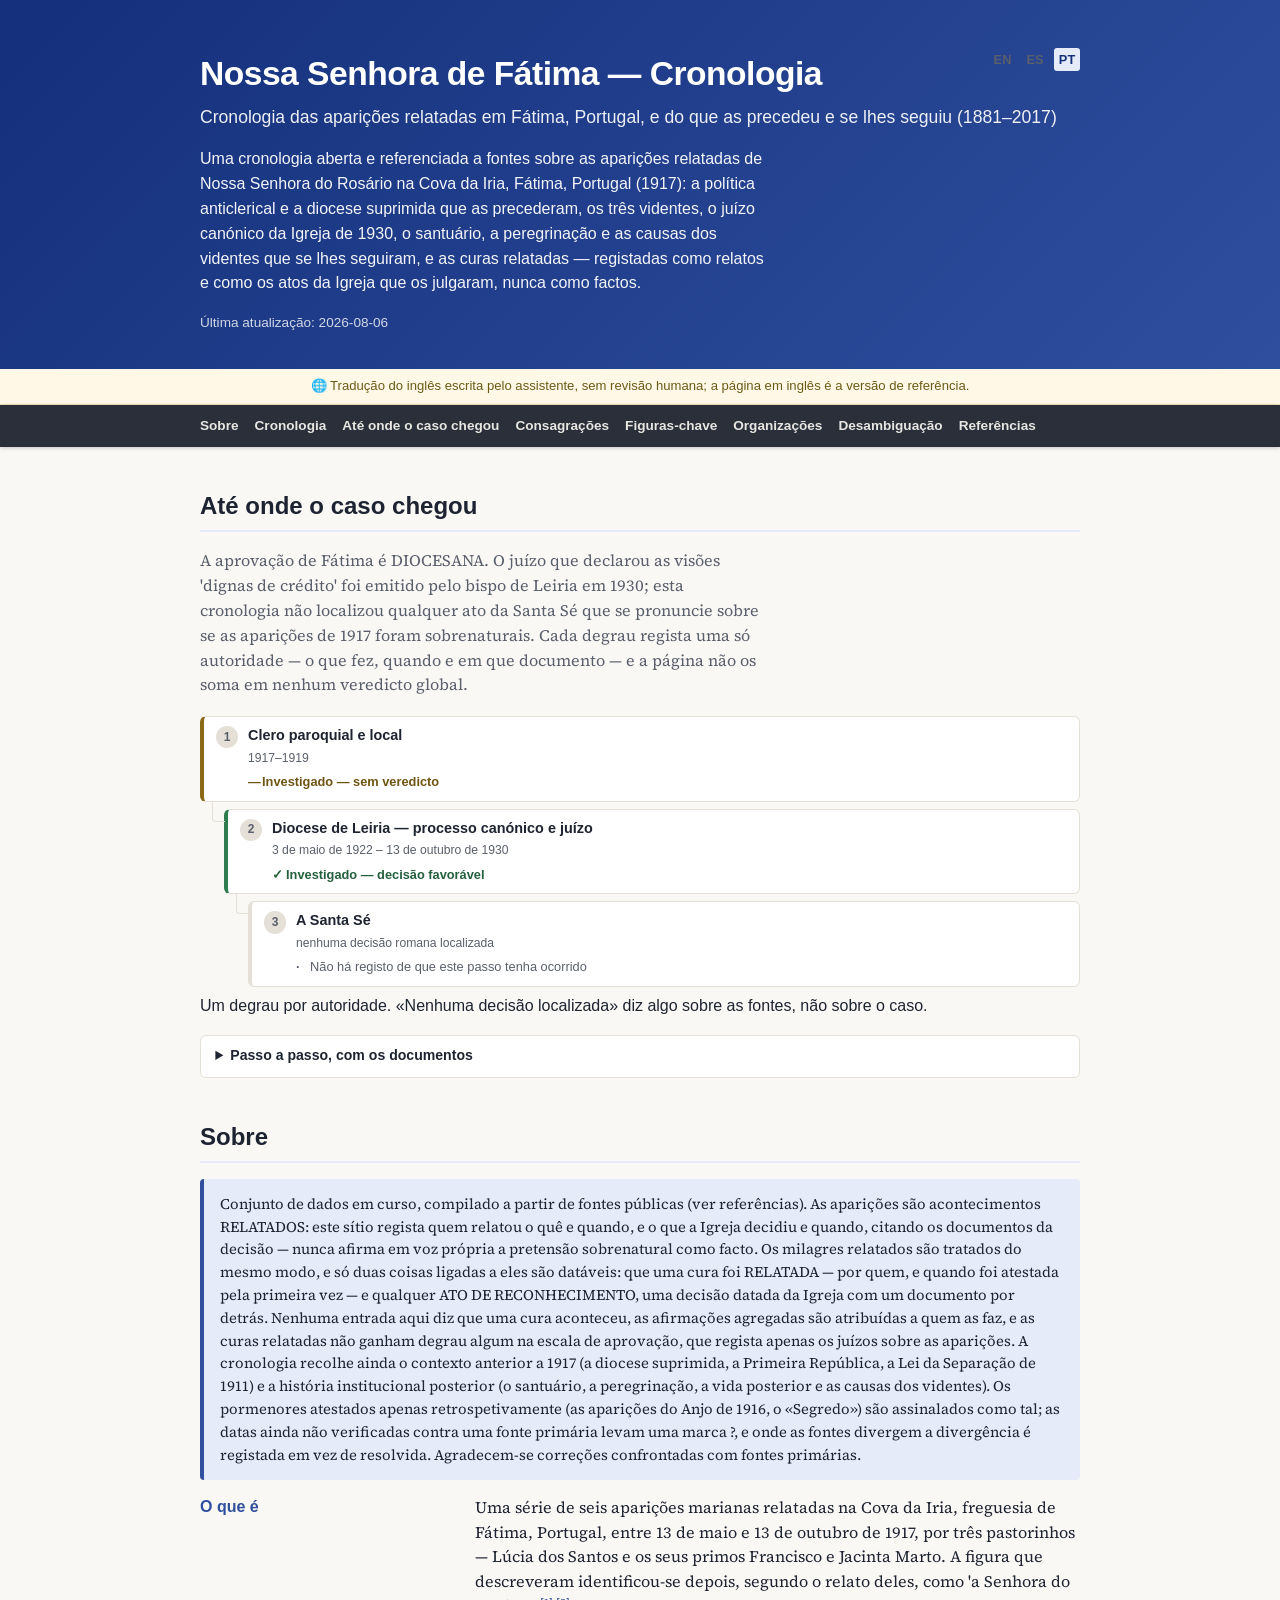
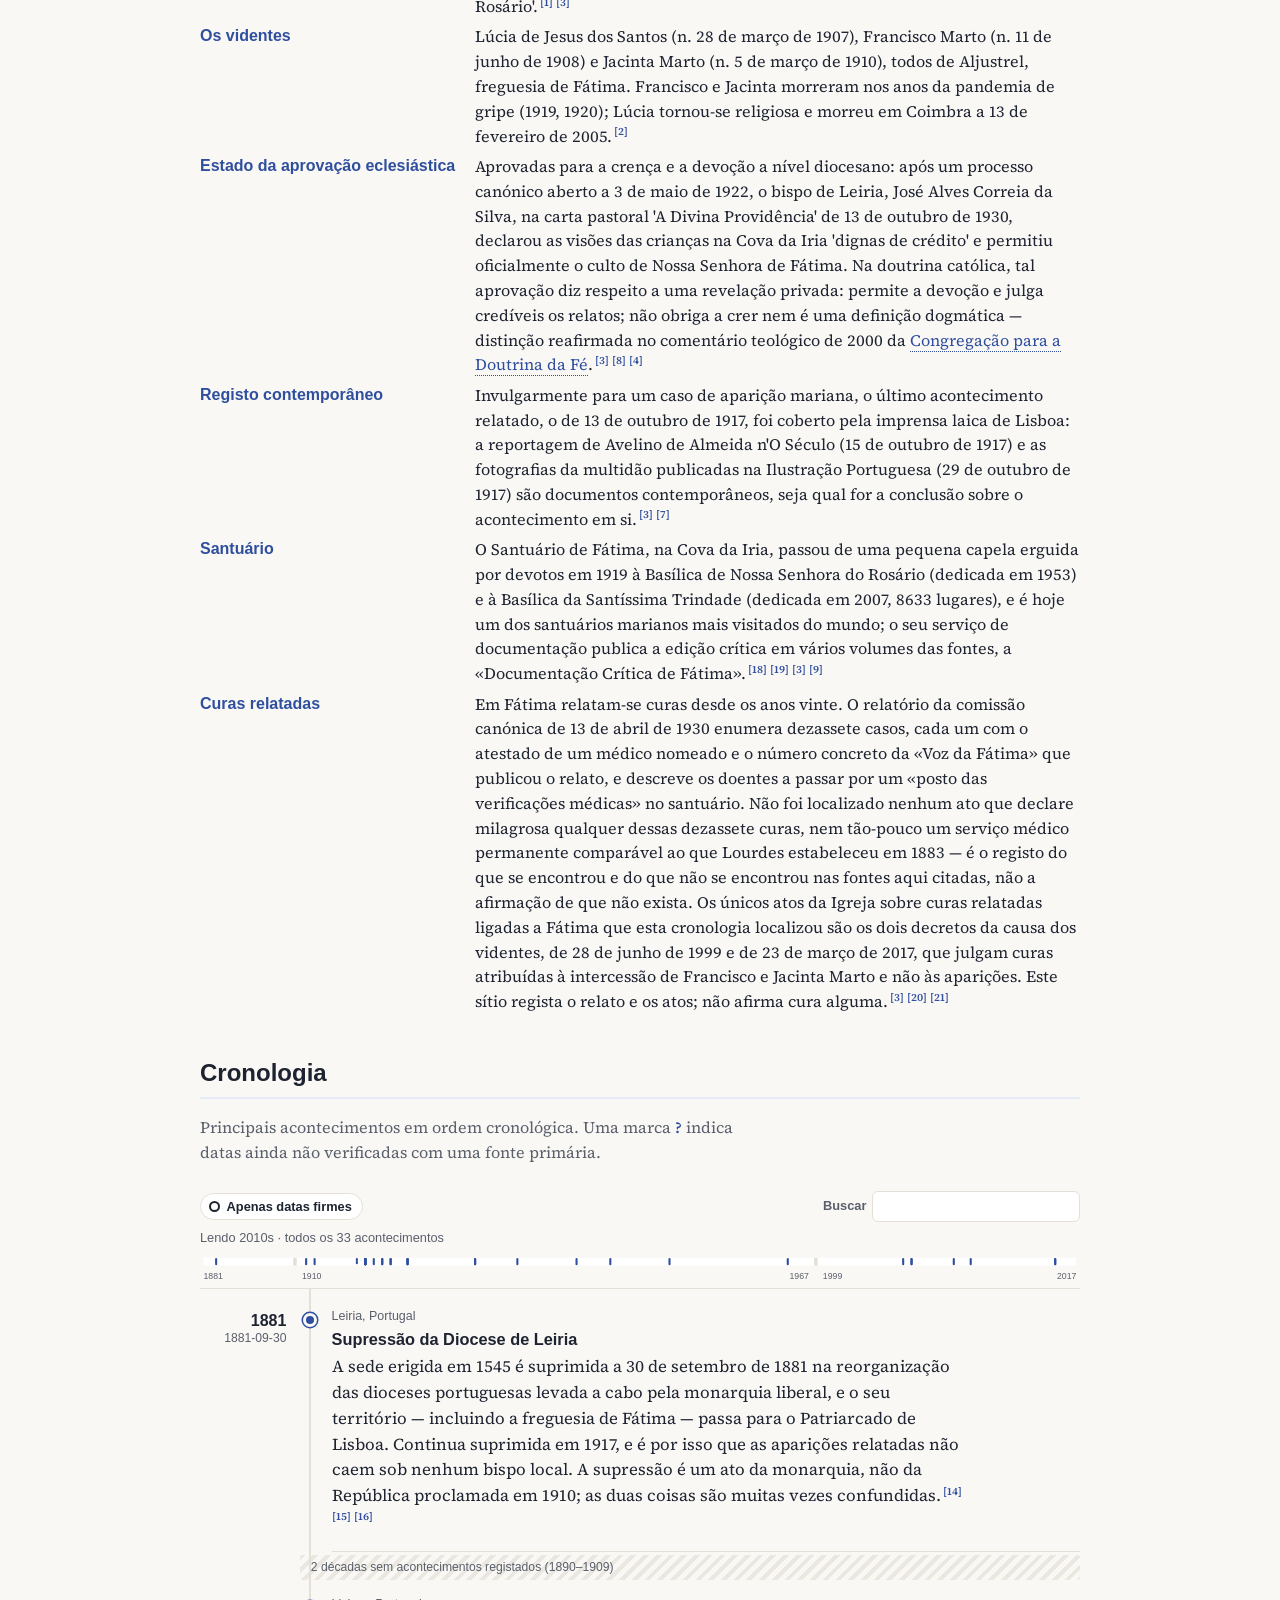
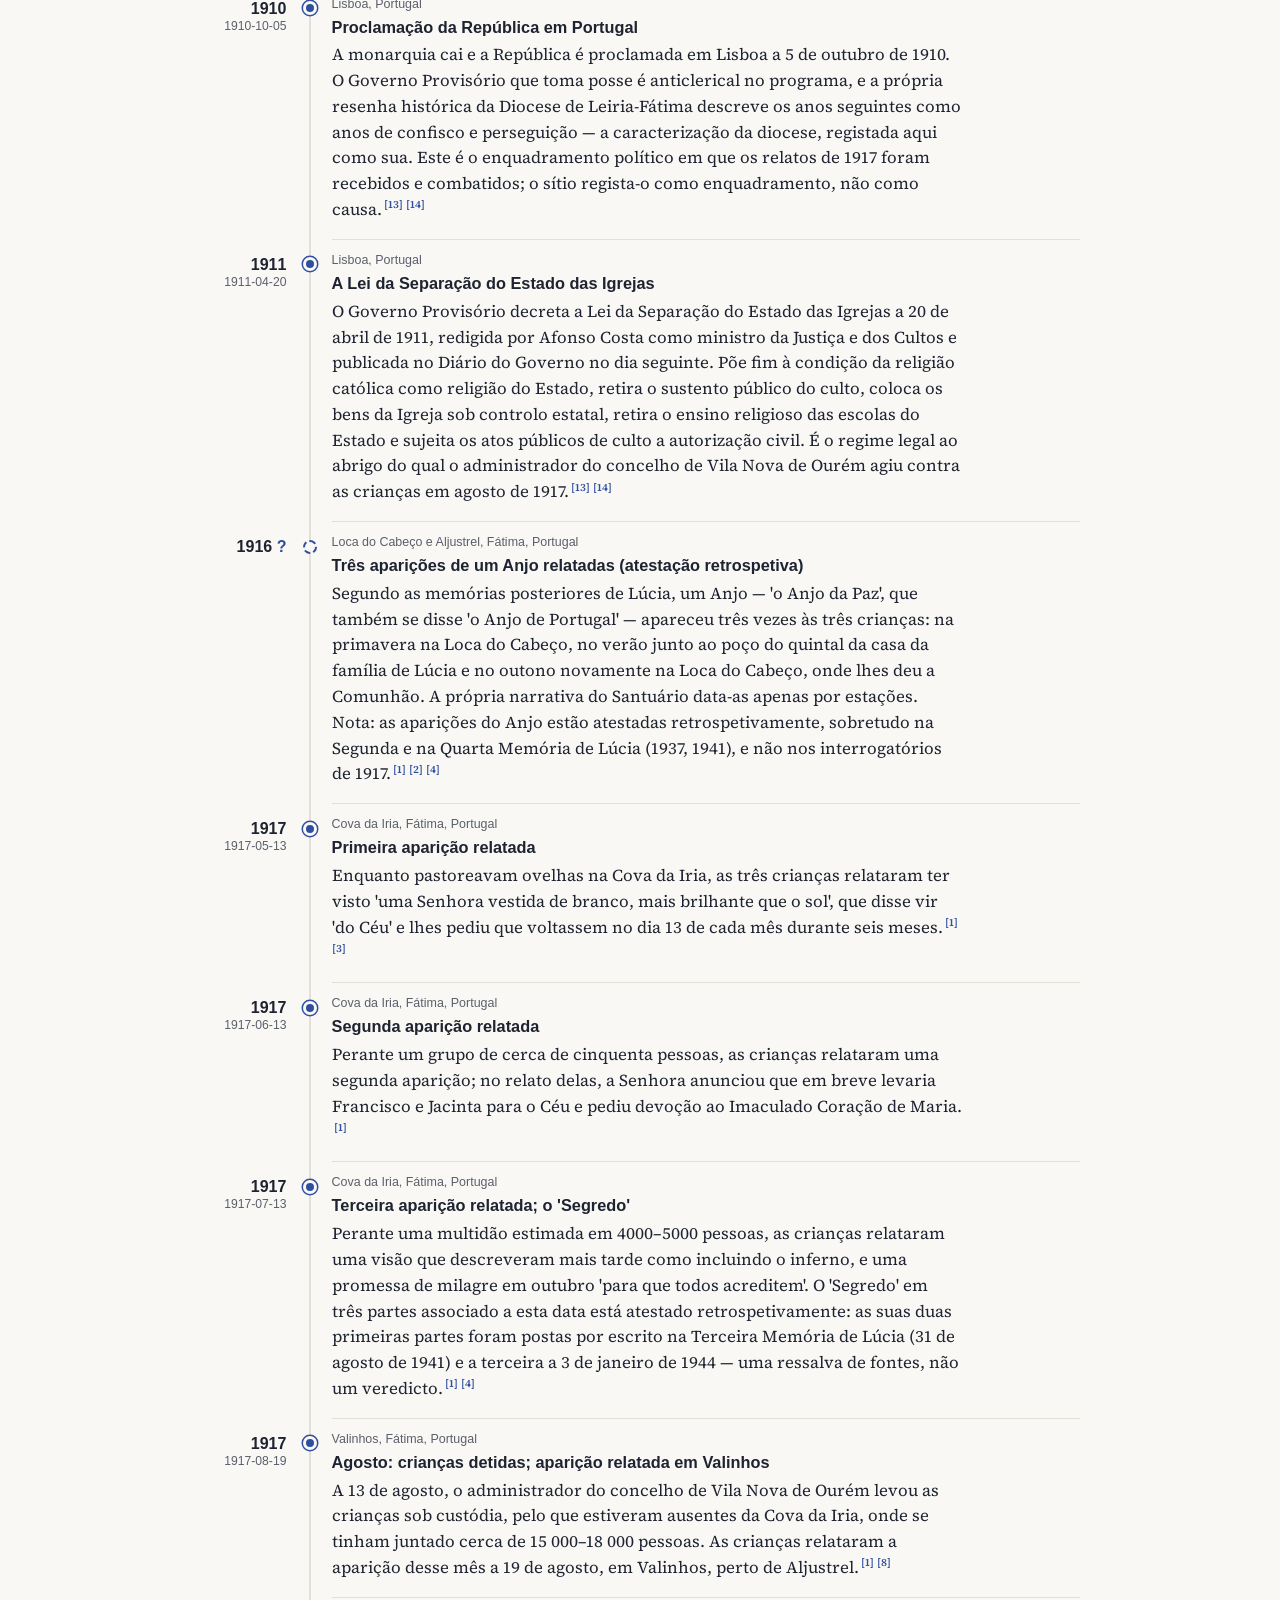
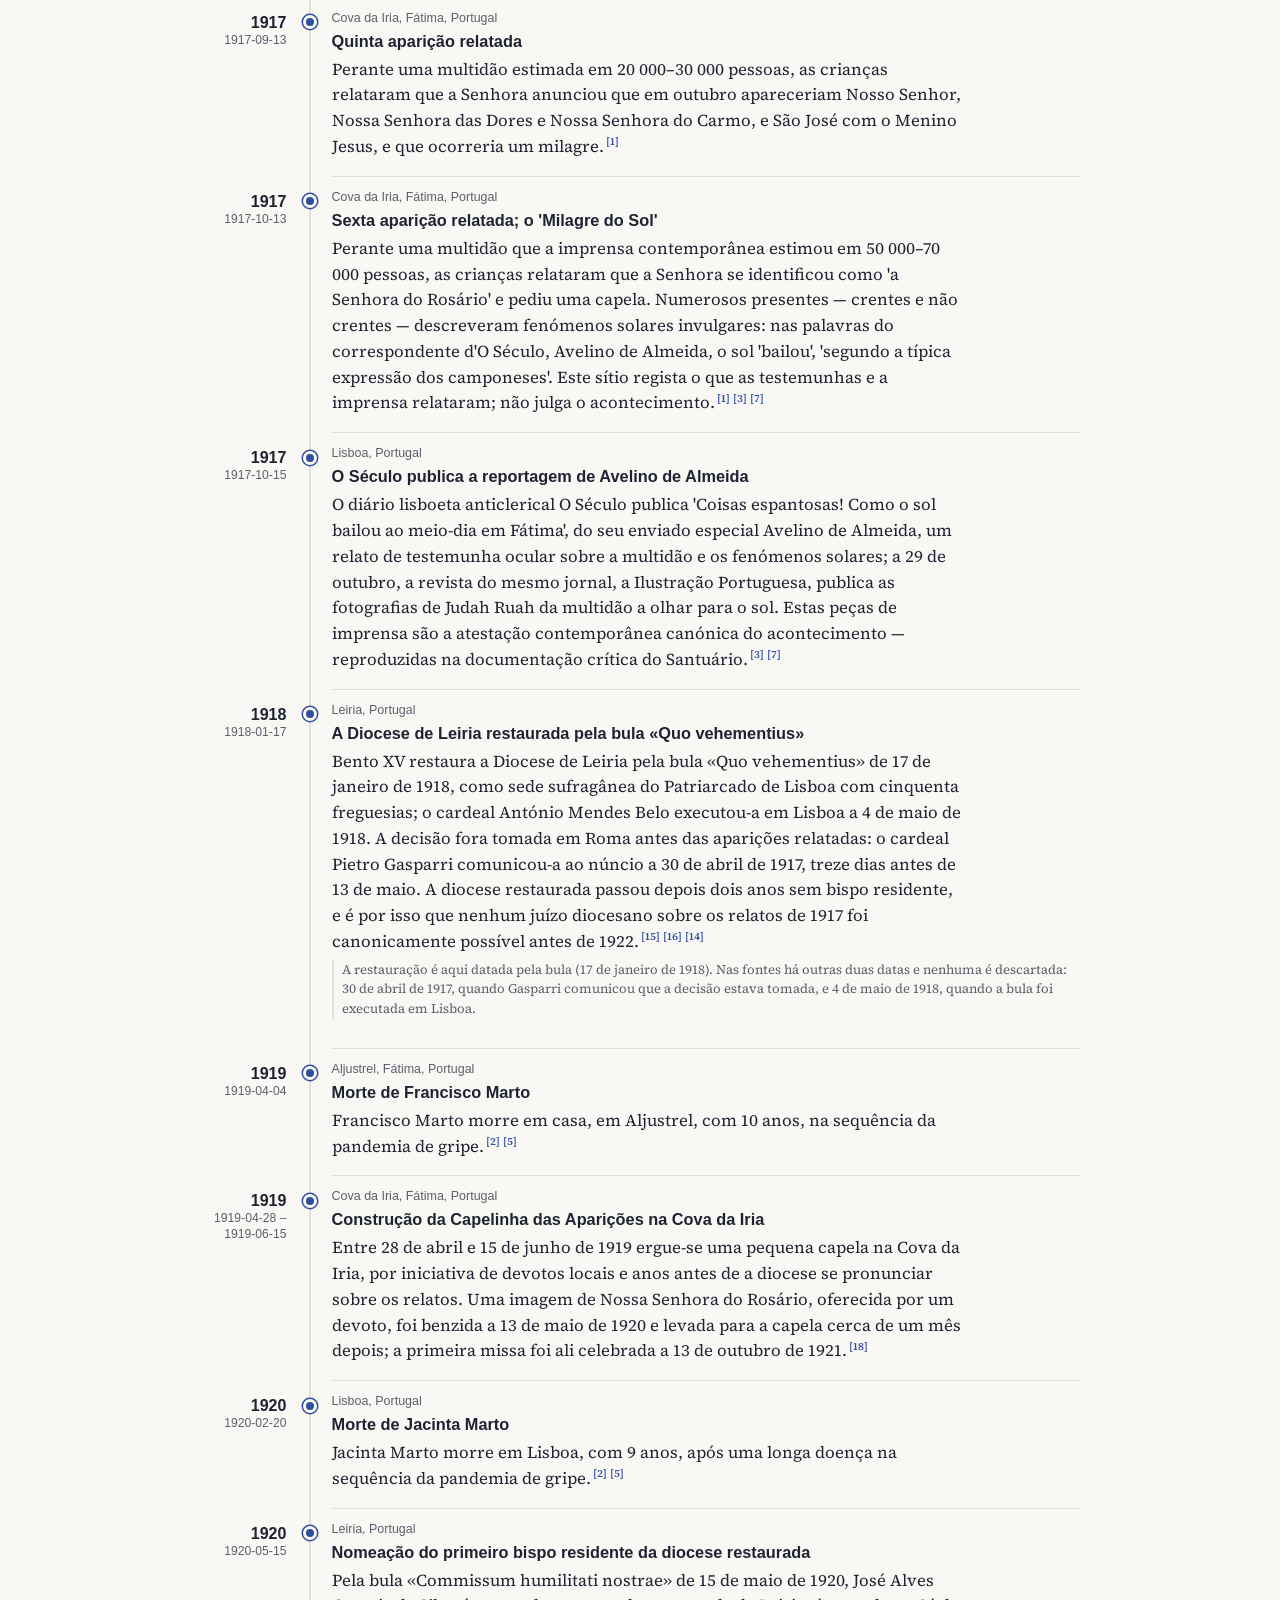
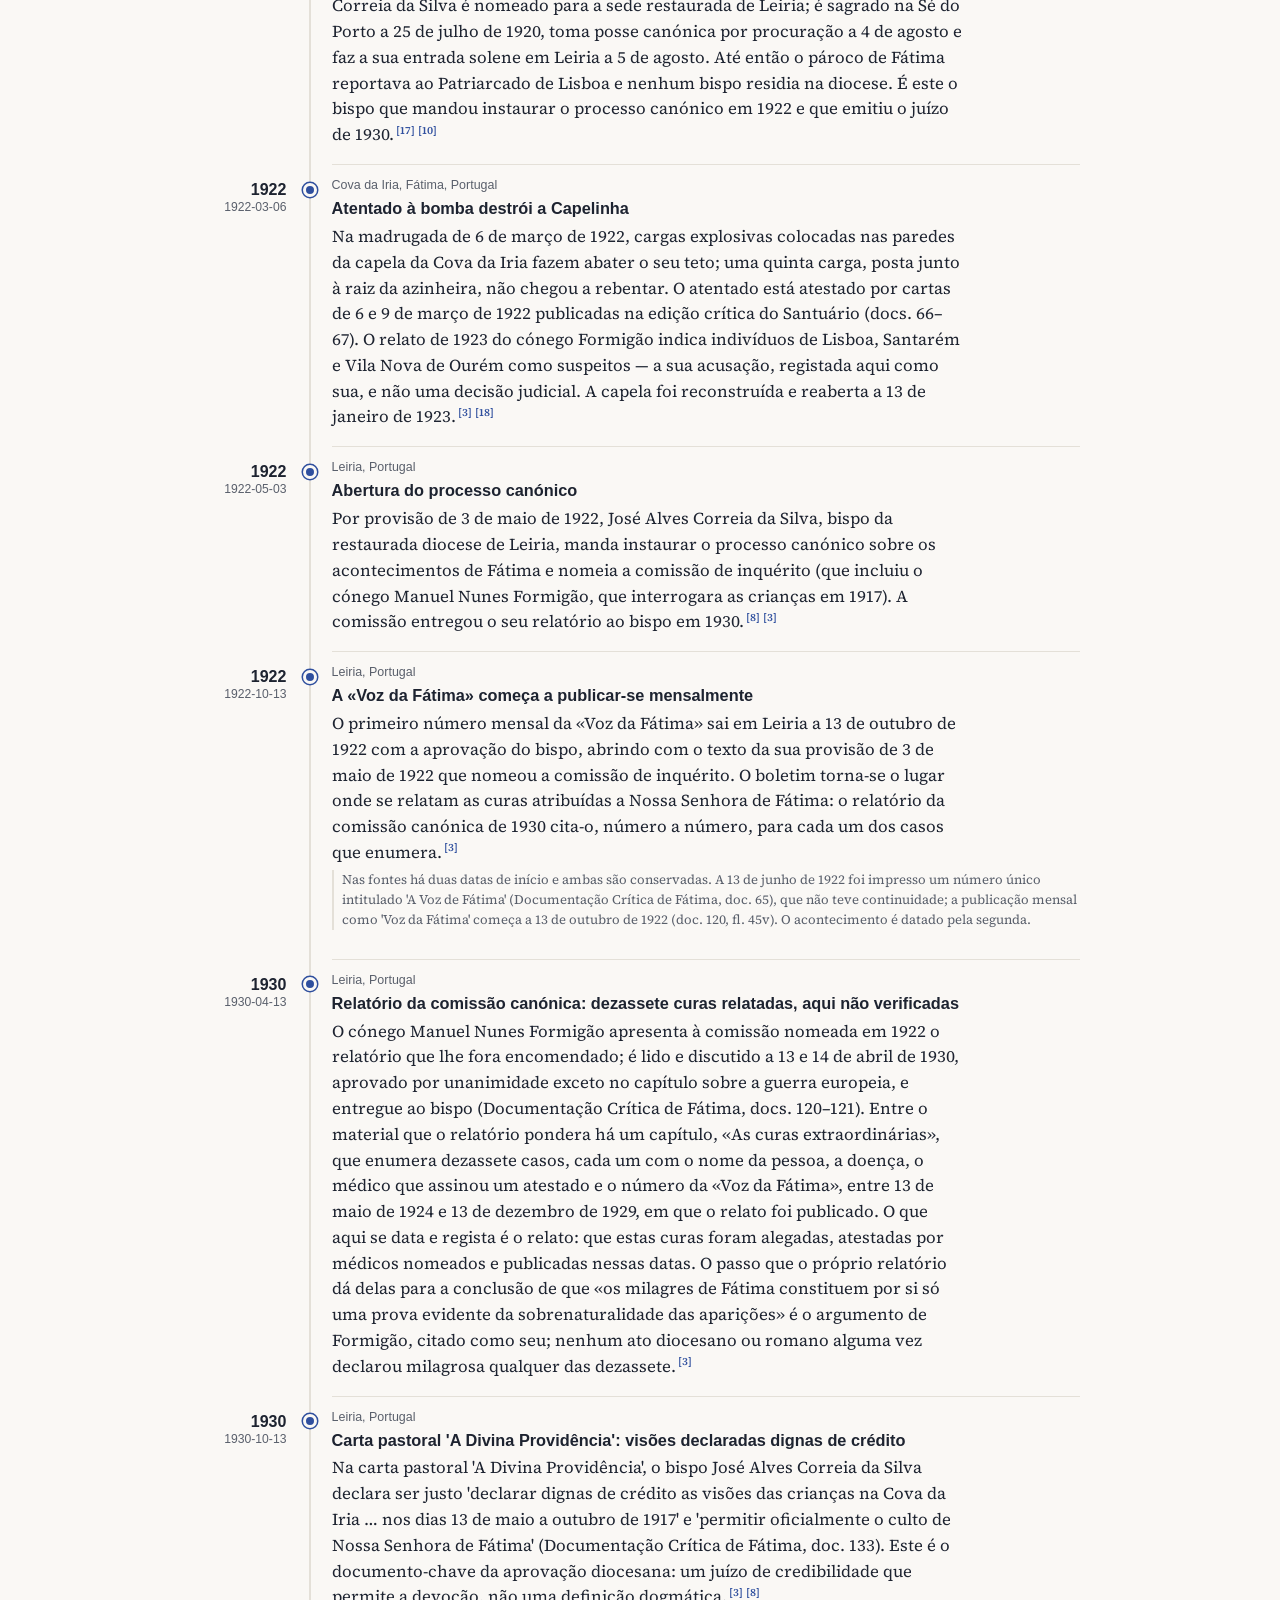
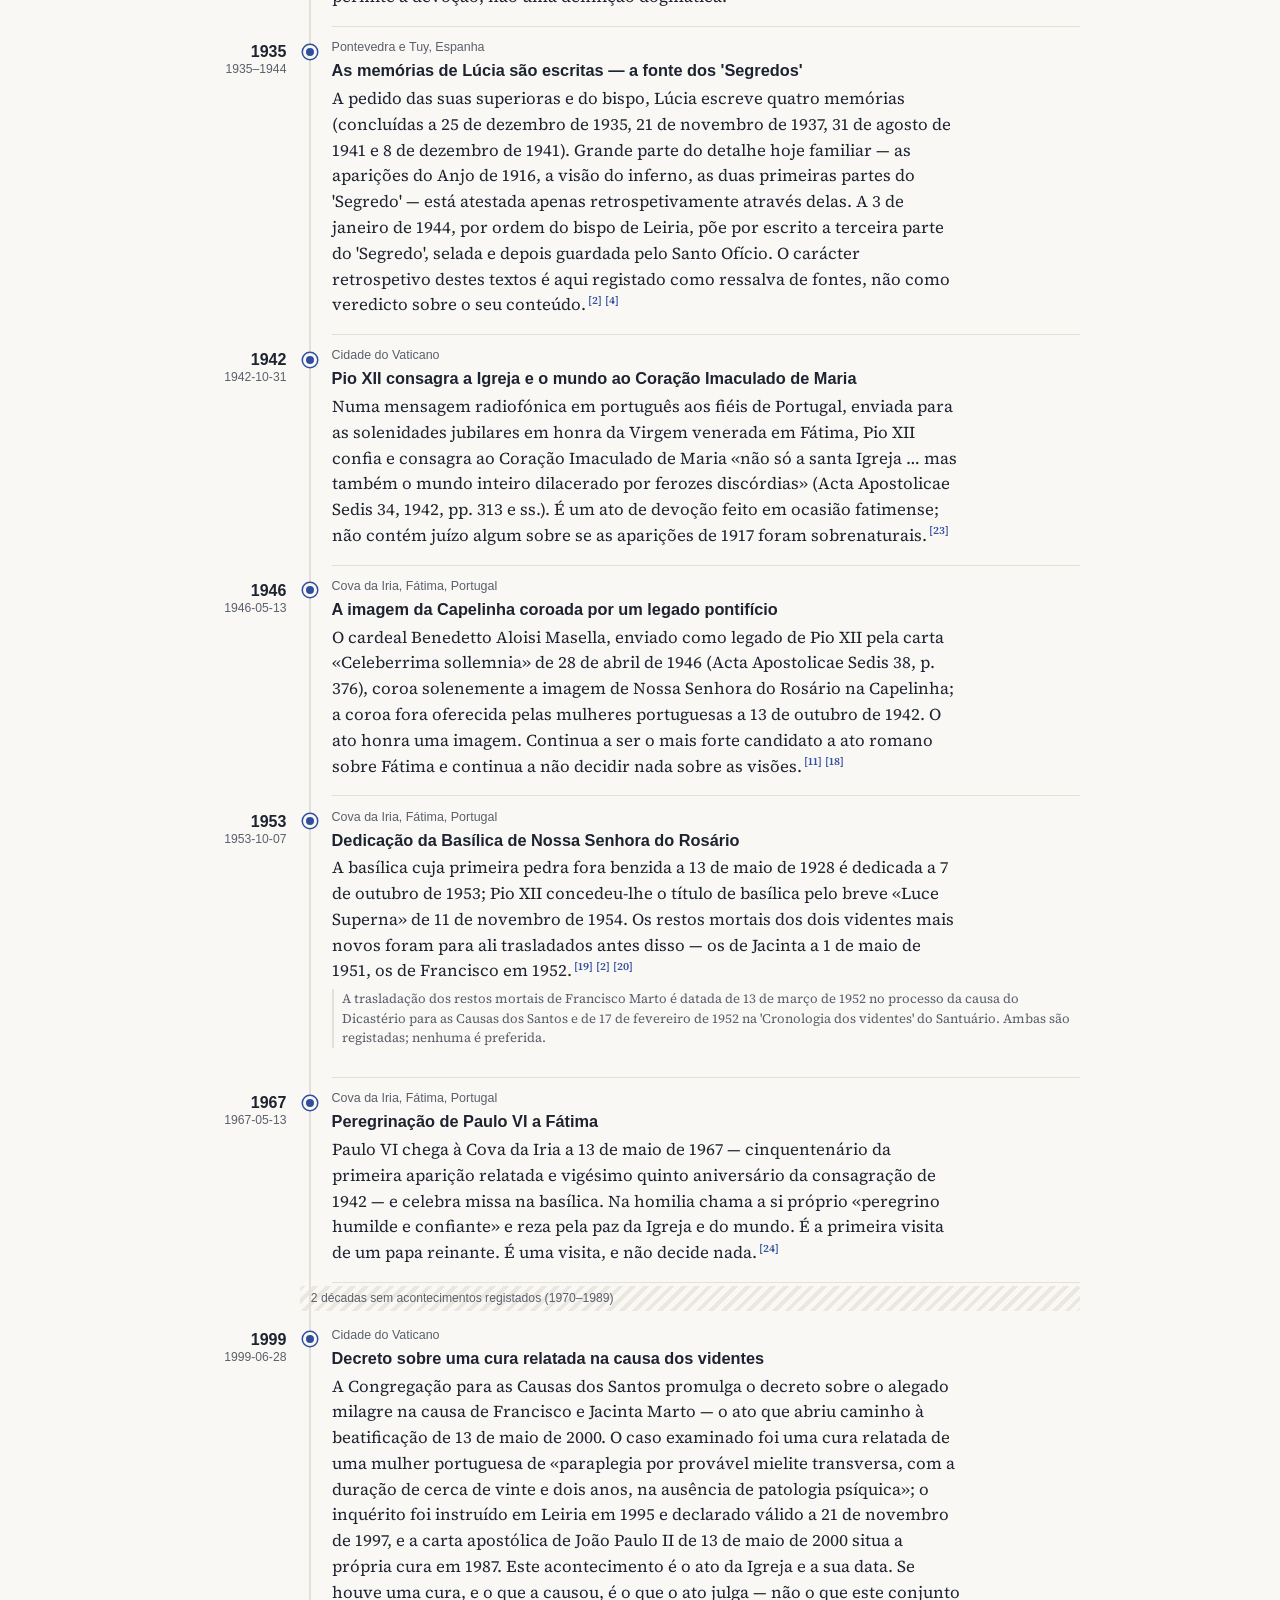
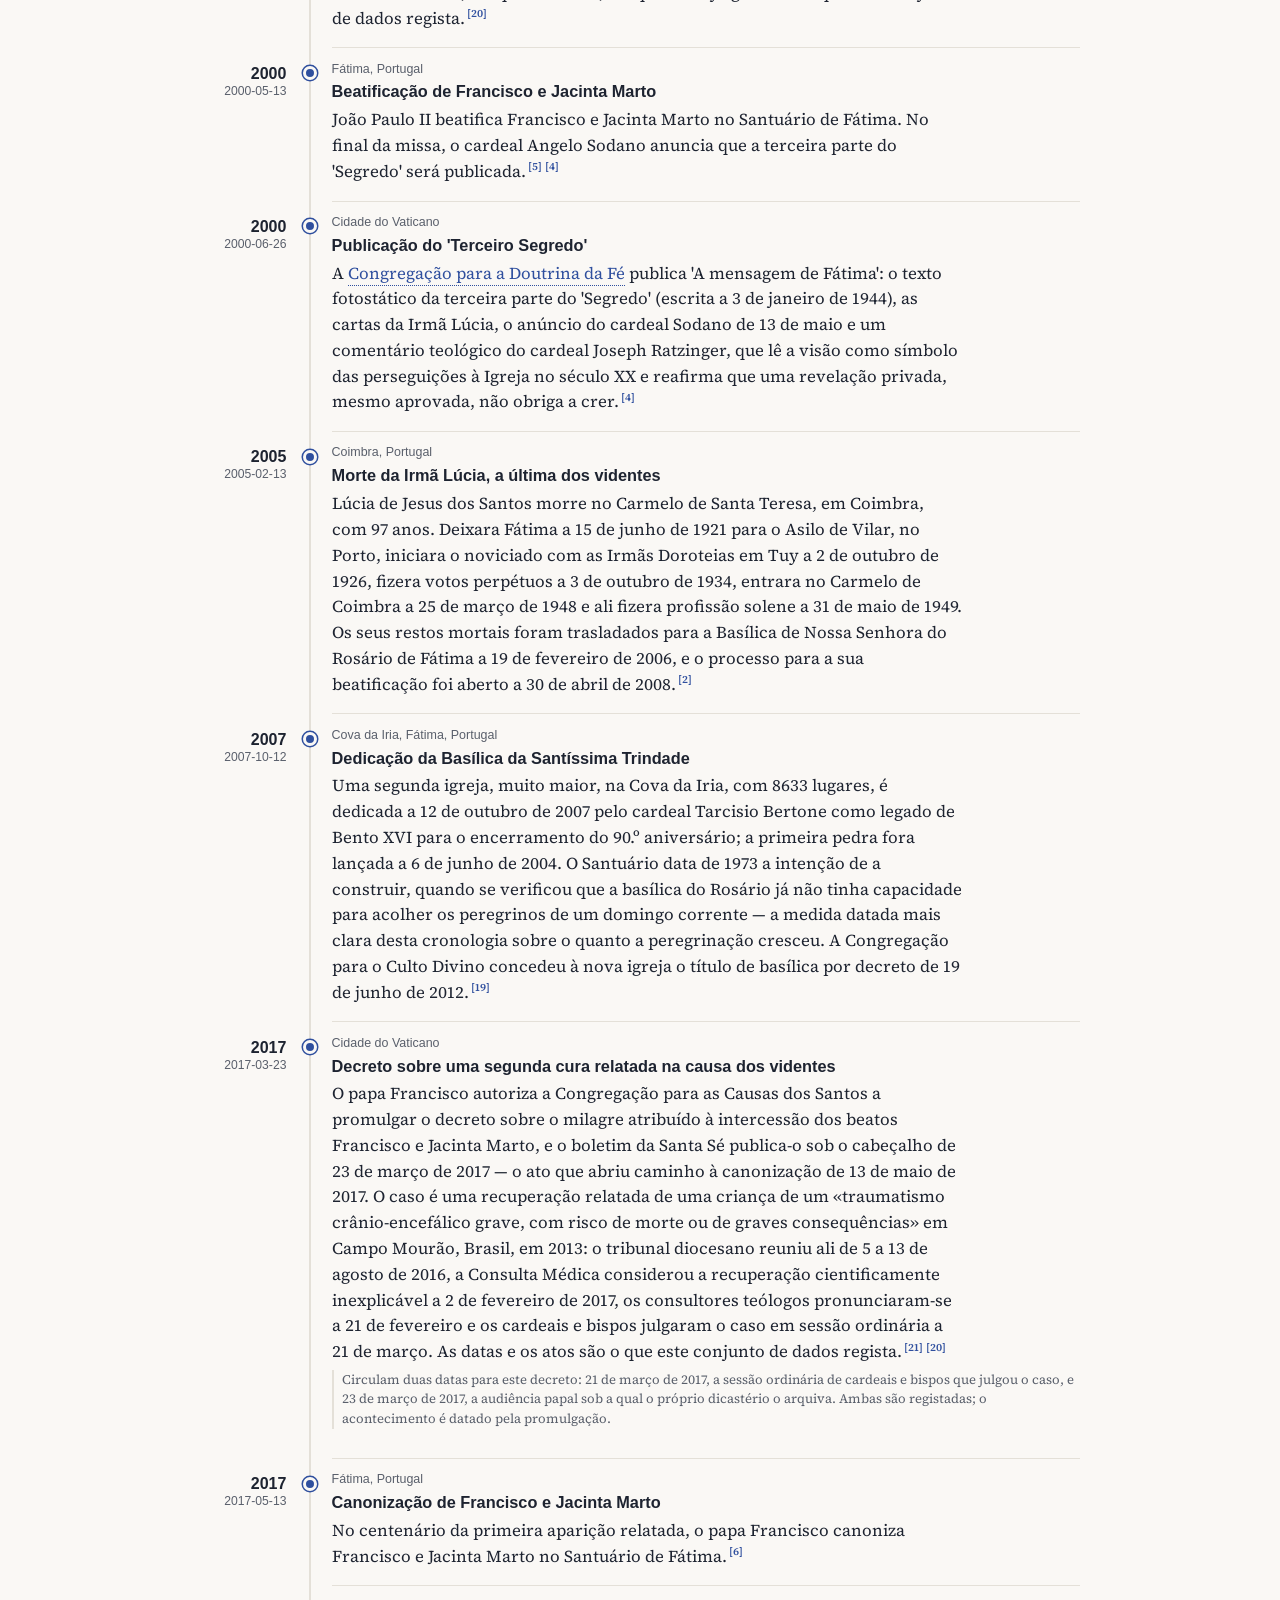
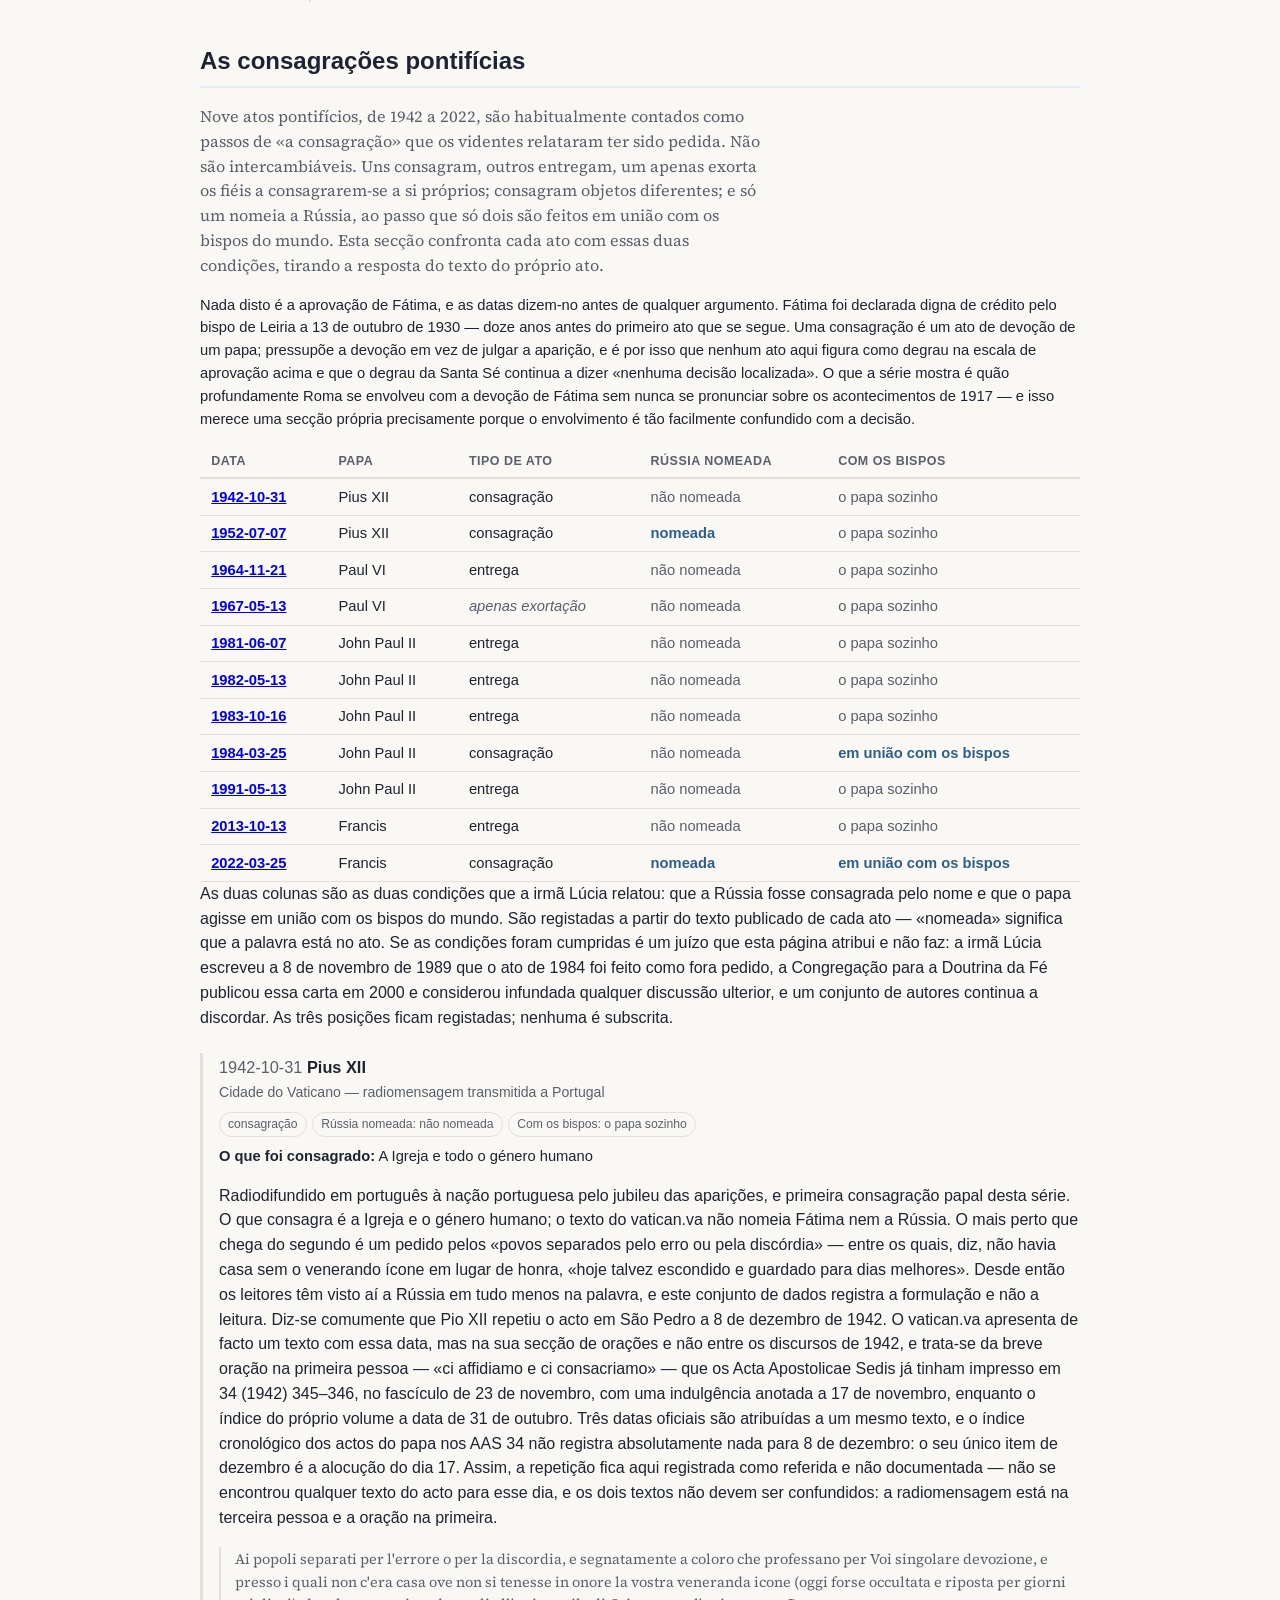
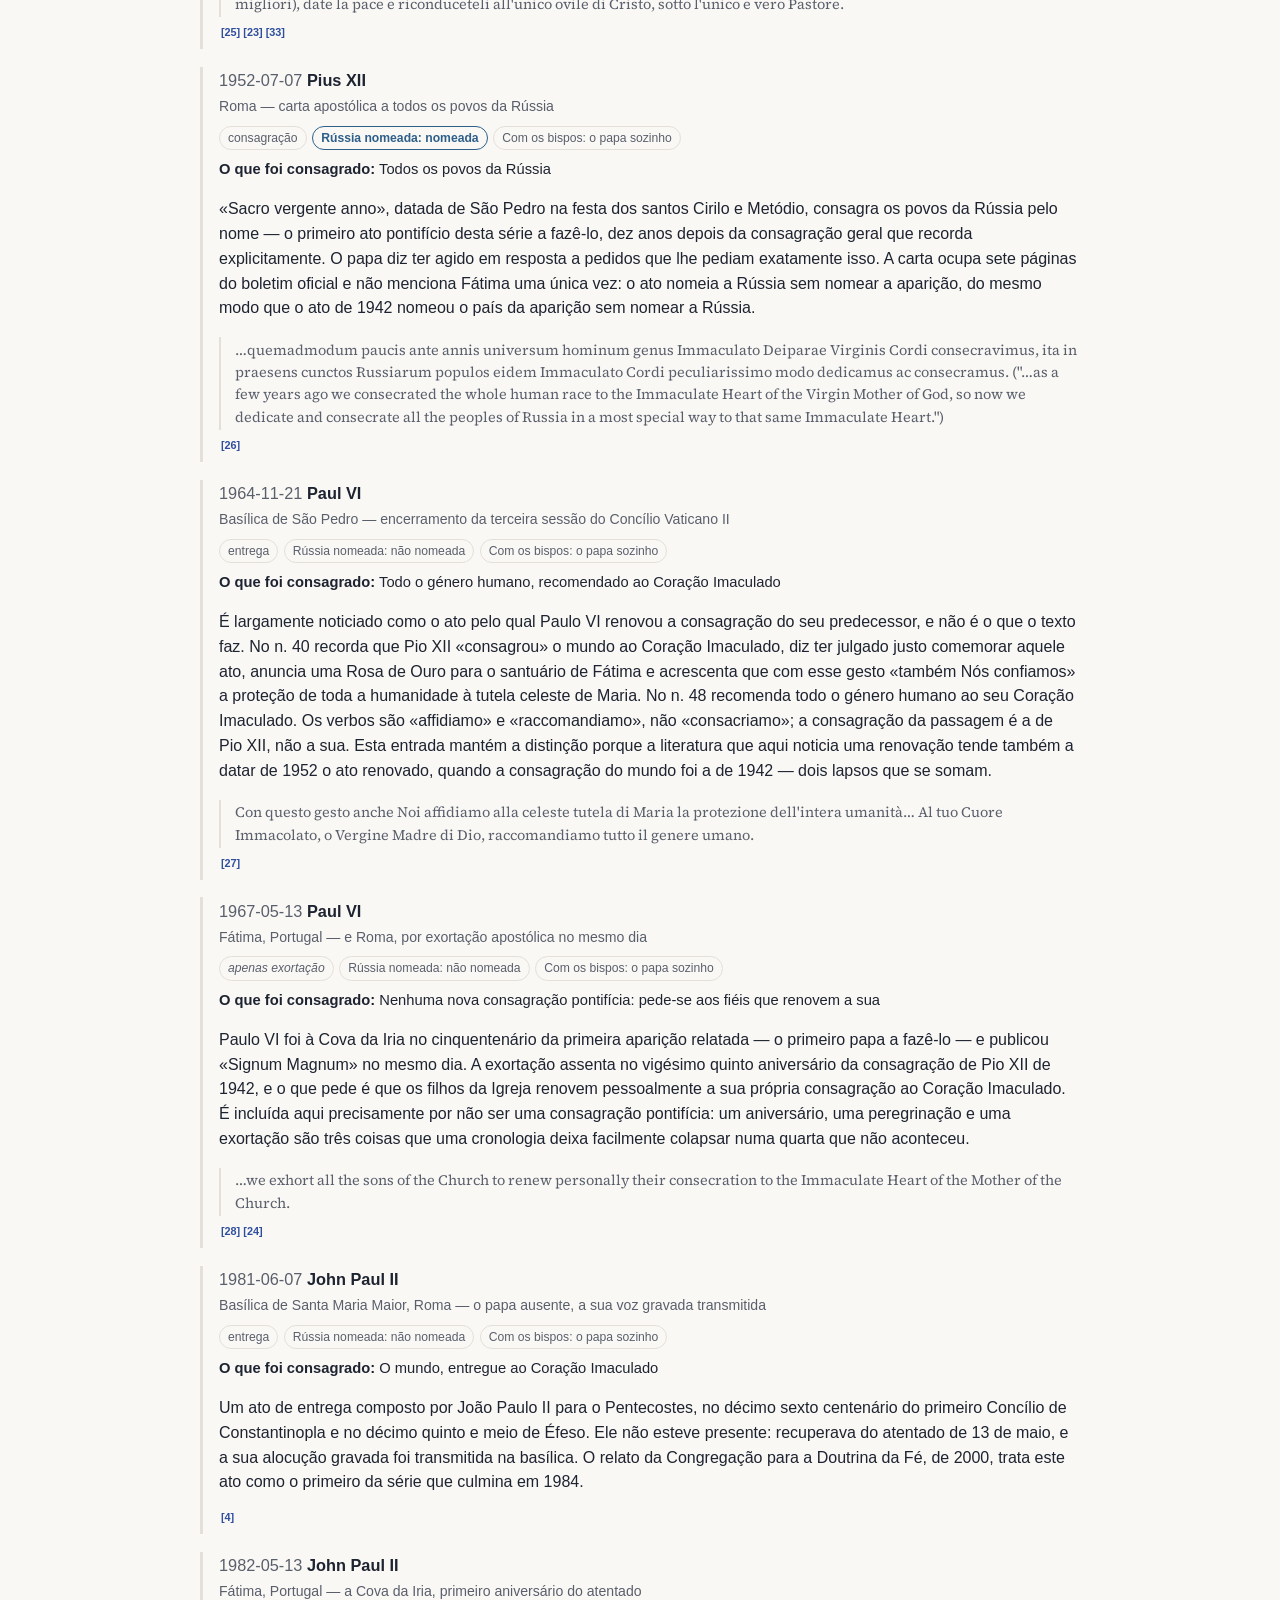
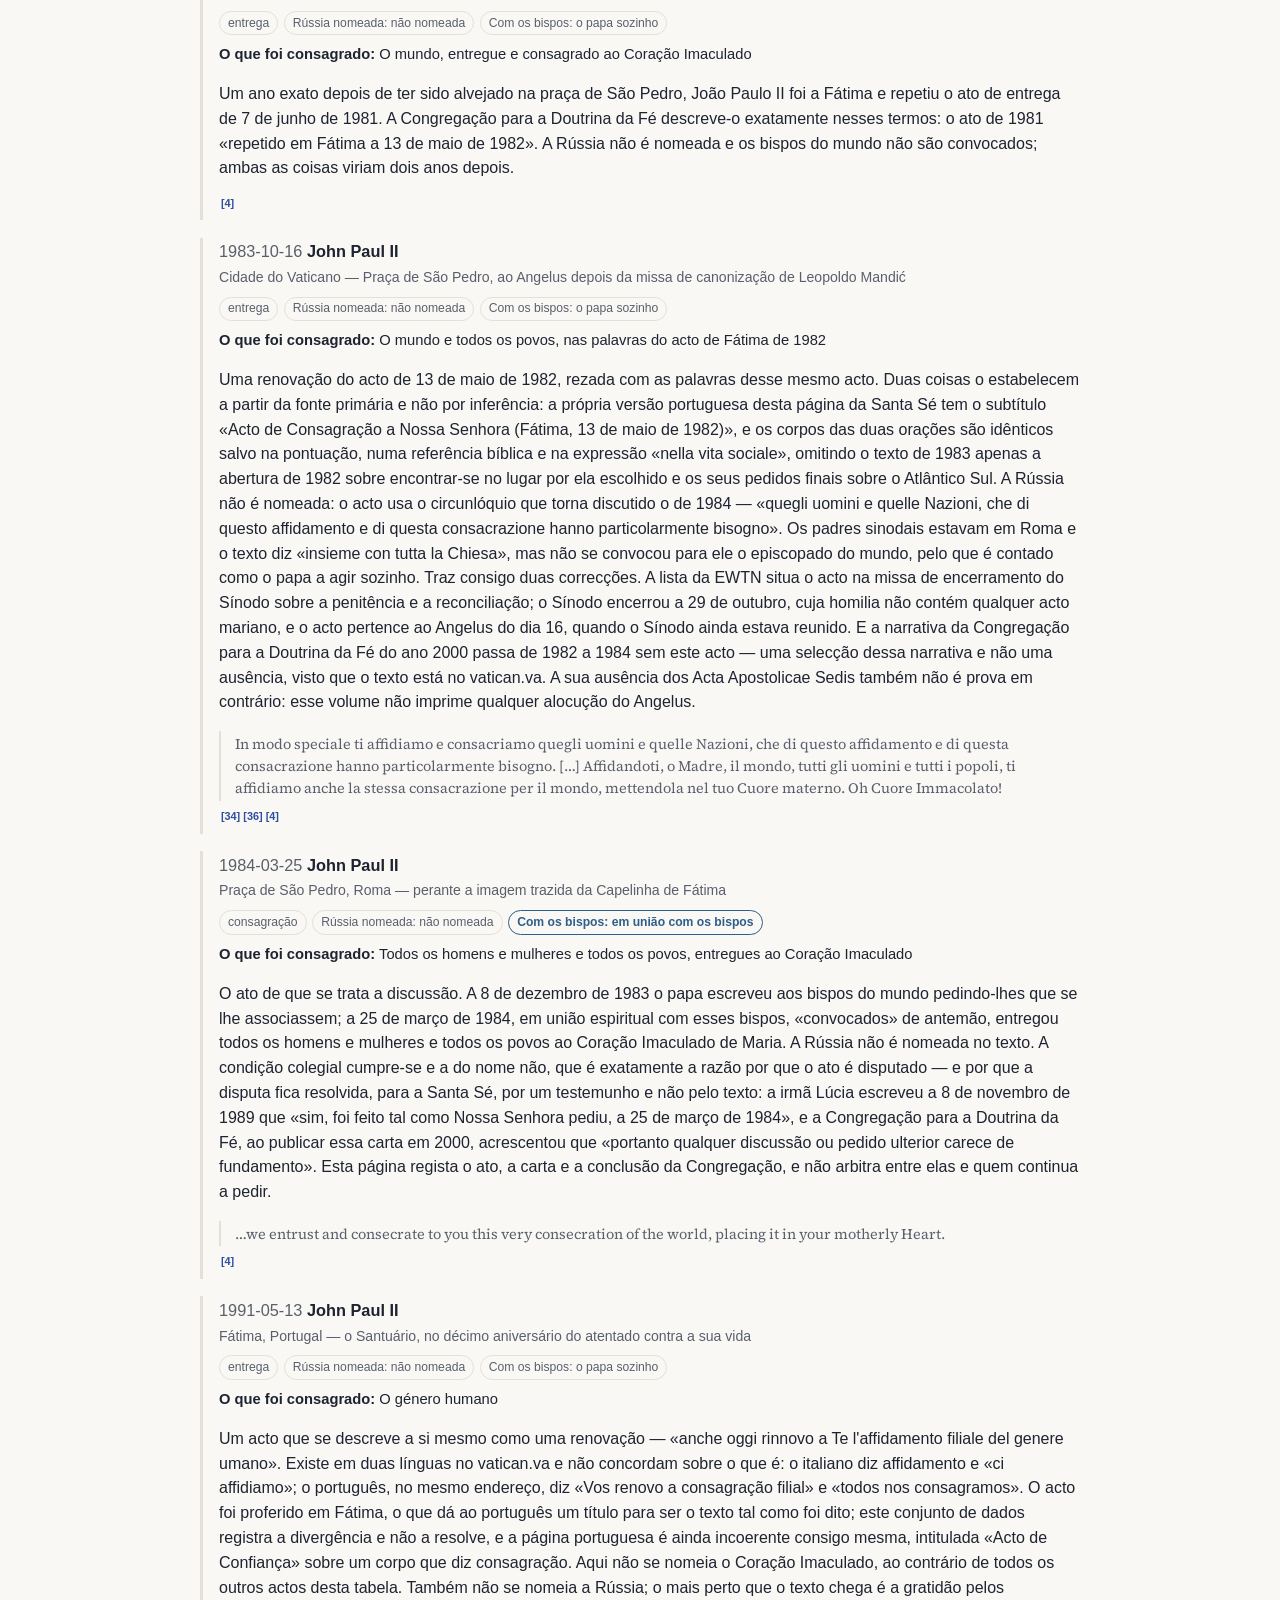
<file: docs/pt/index.html>
<!DOCTYPE html>
<html lang="pt">
<head>
  <meta charset="utf-8">
  <meta name="viewport" content="width=device-width, initial-scale=1">
  <title>Nossa Senhora de Fátima — Cronologia</title>
  <meta name="description" content="Uma cronologia aberta e referenciada a fontes sobre as aparições relatadas de Nossa Senhora do Rosário na Cova da Iria, Fátima, Portugal (1917): a política anticlerical e a diocese suprimida que as precederam, os três videntes, o juízo canónico da Igreja de 1930, o santuário, a peregrinação e as causas dos videntes que se lhes seguiram, e as curas relatadas — registadas como relatos e como os atos da Igreja que os julgaram, nunca como factos.">
  <!-- Google tag (gtag.js) -->
  <script async src="https://www.googletagmanager.com/gtag/js?id=G-R9LV1QZHVE"></script>
  <script>
    window.dataLayer = window.dataLayer || [];
    function gtag(){dataLayer.push(arguments);}
    gtag('js', new Date());
    gtag('config', 'G-R9LV1QZHVE');
  </script>
  <link rel="stylesheet" href="../styles.css">
  <script src="../river.js" defer></script>
  <script src="../cite.js" defer data-label="Referência" data-all="Todas as referências"></script>
  <link rel="canonical" href="https://cronologia.github.io/fatima/pt/">
  <link rel="alternate" hreflang="en" href="https://cronologia.github.io/fatima/en/">
  <link rel="alternate" hreflang="es" href="https://cronologia.github.io/fatima/es/">
  <link rel="alternate" hreflang="pt" href="https://cronologia.github.io/fatima/pt/">
  <link rel="alternate" hreflang="x-default" href="https://cronologia.github.io/fatima/">
  <meta property="og:type" content="website">
  <meta property="og:site_name" content="Nossa Senhora de Fátima — Cronologia">
  <meta property="og:locale" content="pt_BR">
  <meta property="og:title" content="Nossa Senhora de Fátima — Cronologia">
  <meta property="og:description" content="Uma cronologia aberta e referenciada a fontes sobre as aparições relatadas de Nossa Senhora do Rosário na Cova da Iria, Fátima, Portugal (1917): a política anticlerical e a diocese suprimida que as precederam, os três videntes, o juízo canónico da Igreja de 1930, o santuário, a peregrinação e as causas dos videntes que se lhes seguiram, e as curas relatadas — registadas como relatos e como os atos da Igreja que os julgaram, nunca como factos.">
  <meta property="og:url" content="https://cronologia.github.io/fatima/pt/">
  <meta name="twitter:card" content="summary">
  <meta name="twitter:title" content="Nossa Senhora de Fátima — Cronologia">
  <meta name="twitter:description" content="Uma cronologia aberta e referenciada a fontes sobre as aparições relatadas de Nossa Senhora do Rosário na Cova da Iria, Fátima, Portugal (1917): a política anticlerical e a diocese suprimida que as precederam, os três videntes, o juízo canónico da Igreja de 1930, o santuário, a peregrinação e as causas dos videntes que se lhes seguiram, e as curas relatadas — registadas como relatos e como os atos da Igreja que os julgaram, nunca como factos.">
  <script type="application/ld+json">
  {
    "@context": "https://schema.org",
    "@type": "WebSite",
    "name": "Nossa Senhora de Fátima — Cronologia",
    "description": "Uma cronologia aberta e referenciada a fontes sobre as aparições relatadas de Nossa Senhora do Rosário na Cova da Iria, Fátima, Portugal (1917): a política anticlerical e a diocese suprimida que as precederam, os três videntes, o juízo canónico da Igreja de 1930, o santuário, a peregrinação e as causas dos videntes que se lhes seguiram, e as curas relatadas — registadas como relatos e como os atos da Igreja que os julgaram, nunca como factos.",
    "url": "https://cronologia.github.io/fatima/pt/",
    "inLanguage": "pt"
  }
  </script>
</head>
<body>
  <header class="site-header">
    <div class="wrap">
      <nav class="lang-switch" aria-label="Idioma"><a href="../en/" hreflang="en">EN</a><a href="../es/" hreflang="es">ES</a><span class="lang-current" aria-current="true">PT</span></nav>
      <h1>Nossa Senhora de Fátima — Cronologia</h1>
      <p class="subtitle">Cronologia das aparições relatadas em Fátima, Portugal, e do que as precedeu e se lhes seguiu (1881–2017)</p>
      <p class="lead">Uma cronologia aberta e referenciada a fontes sobre as aparições relatadas de Nossa Senhora do Rosário na Cova da Iria, Fátima, Portugal (1917): a política anticlerical e a diocese suprimida que as precederam, os três videntes, o juízo canónico da Igreja de 1930, o santuário, a peregrinação e as causas dos videntes que se lhes seguiram, e as curas relatadas — registadas como relatos e como os atos da Igreja que os julgaram, nunca como factos.</p>
      <p class="updated">Última atualização: 2026-08-06</p>
    </div>
  </header>
  <div class="i18n-disclaimer" role="note">🌐 Tradução do inglês escrita pelo assistente, sem revisão humana; a página em inglês é a versão de referência.</div>

  <nav class="site-nav">
    <div class="wrap">
      <a href="#about">Sobre</a>
      <a href="#chronology">Cronologia</a>
      <a href="#approval-ladder">Até onde o caso chegou</a>
      <a href="#consecrations">Consagrações</a>
      <a href="#figures">Figuras-chave</a>
      <a href="#organizations">Organizações</a>
      <a href="#disambiguation">Desambiguação</a>
      <a href="#references">Referências</a>
    </div>
  </nav>

  <main class="wrap">
    <section id="approval-ladder" class="viz">
      <h2>Até onde o caso chegou</h2>
      <p class="section-intro">A aprovação de Fátima é DIOCESANA. O juízo que declarou as visões &#39;dignas de crédito&#39; foi emitido pelo bispo de Leiria em 1930; esta cronologia não localizou qualquer ato da Santa Sé que se pronuncie sobre se as aparições de 1917 foram sobrenaturais. Cada degrau regista uma só autoridade — o que fez, quando e em que documento — e a página não os soma em nenhum veredicto global.</p>
      <figure class="approval-ladder">
        <div class="viz-scroll">
        <ol class="al-cascade">
          <li class="al-node al-inconclusive" style="--al-step:0">
            <a href="#al-rung-1" class="al-node-link">
              <span class="al-num" aria-hidden="true">1</span>
              <span class="al-node-body">
                <span class="al-node-label">Clero paroquial e local</span><span class="al-when">1917–1919</span>
                <span class="al-node-status"><span class="al-glyph" aria-hidden="true">—</span>Investigado — sem veredicto</span>
              </span>
            </a>
          </li>
          <li class="al-node al-favourable" style="--al-step:1">
            <a href="#al-rung-2" class="al-node-link">
              <span class="al-num" aria-hidden="true">2</span>
              <span class="al-node-body">
                <span class="al-node-label">Diocese de Leiria — processo canónico e juízo</span><span class="al-when">3 de maio de 1922 – 13 de outubro de 1930</span>
                <span class="al-node-status"><span class="al-glyph" aria-hidden="true">✓</span>Investigado — decisão favorável</span>
              </span>
            </a>
          </li>
          <li class="al-node al-not-found" style="--al-step:2">
            <a href="#al-rung-3" class="al-node-link">
              <span class="al-num" aria-hidden="true">3</span>
              <span class="al-node-body">
                <span class="al-node-label">A Santa Sé</span><span class="al-when">nenhuma decisão romana localizada</span>
                <span class="al-node-status"><span class="al-glyph" aria-hidden="true">·</span>Não há registo de que este passo tenha ocorrido</span>
              </span>
            </a>
          </li>
        </ol>
        </div>
        <figcaption>Um degrau por autoridade. «Nenhuma decisão localizada» diz algo sobre as fontes, não sobre o caso.</figcaption>
      </figure>
      <details class="al-details">
        <summary>Passo a passo, com os documentos</summary>
        <div class="al-tablist" hidden aria-label="Até onde o caso chegou">
            <button type="button" class="al-tab" data-al-panel="al-rung-1"><span class="al-glyph" aria-hidden="true">—</span>Clero paroquial e local</button>
            <button type="button" class="al-tab" data-al-panel="al-rung-2"><span class="al-glyph" aria-hidden="true">✓</span>Diocese de Leiria — processo canónico e juízo</button>
            <button type="button" class="al-tab" data-al-panel="al-rung-3"><span class="al-glyph" aria-hidden="true">·</span>A Santa Sé</button>
        </div>
        <div class="al-panels">
          <section id="al-rung-1" class="al-panel al-inconclusive">
            <h3 class="al-panel-title">Clero paroquial e local <span class="al-when">1917–1919</span></h3>
            <p class="al-status"><span class="al-glyph" aria-hidden="true">—</span>Investigado — sem veredicto</p>
<p class="al-who">P.e Manuel Marques Ferreira, pároco de Fátima (1914–1920), que reportava ao Patriarcado de Lisboa: a diocese de Leiria foi restaurada em 1918, mas só teve bispo residente em maio de 1920.</p><p class="al-outcome">O pároco interrogou Lúcia cerca de duas semanas depois da primeira aparição relatada e continuou a interrogar as crianças ao longo de 1917, tomando apontamentos, mas não emitiu qualquer juízo. Lúcia regista que ele lhe disse &#39;Não me parece uma revelação do Céu&#39;, advertiu-a de que podia ser um engano do Demónio e acrescentou que &#39;o futuro nos dirá o que havemos de pensar&#39;. Manteve-se afastado da Cova da Iria nos dias 13 de cada mês; acusado na imprensa de cumplicidade na detenção das crianças pelo administrador do concelho a 13 de agosto de 1917, publicou desmentidos em que dizia serem deliberadas a sua &#39;ausência e aparente indiferença&#39;, para que os descrentes não pudessem atribuir ao pároco a crença do povo. Mandado pelo Patriarcado de Lisboa recolher depoimentos e relatar, elaborou o relatório paroquial que viria a ser a mais importante base documental do processo diocesano posterior, procurando nele mostrar-se &#39;indiferente enquanto não houvesse provas evidentes ou a Igreja falasse&#39;. A este nível não existe qualquer ato favorável, porque nenhum foi emitido: o caso seguiu para a instância superior.</p>            <p class="al-cites"><sup class="cite"><a href="#ref-3" title="Reference 3">[3]</a> <a href="#ref-10" title="Reference 10">[10]</a></sup></p>
          </section>
          <section id="al-rung-2" class="al-panel al-favourable">
            <h3 class="al-panel-title">Diocese de Leiria — processo canónico e juízo <span class="al-when">3 de maio de 1922 – 13 de outubro de 1930</span></h3>
            <p class="al-status"><span class="al-glyph" aria-hidden="true">✓</span>Investigado — decisão favorável</p>
<p class="al-who">José Alves Correia da Silva, bispo da restaurada diocese de Leiria, e a comissão de inquérito que nomeou — de que fez parte o cónego Manuel Nunes Formigão, que começara a interrogar os videntes a 27 de setembro de 1917.</p><p class="al-outcome">Por uma provisão de 3 de maio de 1922 o bispo mandou instaurar o processo canónico e nomeou a comissão, que lhe entregou o relatório em 1930. Na carta pastoral &#39;A Divina Providência&#39;, de 13 de outubro de 1930, declarou ser justo &#39;declarar dignas de crédito&#39; as visões das crianças na Cova da Iria nos dias 13 de maio a outubro de 1917 e &#39;permitir oficialmente o culto de Nossa Senhora de Fátima&#39; (Documentação Crítica de Fátima, doc. 133). É este o ato em que assenta a aprovação de Fátima. Na doutrina católica, julga credível uma revelação privada e permite a devoção; não é uma definição dogmática e não obriga ninguém a crer.</p>            <p class="al-cites"><sup class="cite"><a href="#ref-3" title="Reference 3">[3]</a> <a href="#ref-8" title="Reference 8">[8]</a> <a href="#ref-4" title="Reference 4">[4]</a></sup></p>
          </section>
          <section id="al-rung-3" class="al-panel al-not-found">
            <h3 class="al-panel-title">A Santa Sé <span class="al-when">nenhuma decisão romana localizada</span></h3>
            <p class="al-status"><span class="al-glyph" aria-hidden="true">·</span>Não há registo de que este passo tenha ocorrido</p>
<p class="al-who">As congregações romanas e os papas.</p><p class="al-outcome">Roma agiu em torno de Fátima muitas vezes, mas nenhum dos atos aqui localizados se pronuncia sobre se as aparições de 1917 foram sobrenaturais. O candidato mais próximo é a carta &#39;Celeberrima sollemnia&#39;, de 28 de abril de 1946, pela qual Pio XII enviou o cardeal Benedetto Aloisi Masella como seu legado para coroar a imagem do santuário (Acta Apostolicae Sedis 38, p. 376): uma honra prestada a uma imagem, que nada decide sobre as visões. A beatificação (13 de maio de 2000) e a canonização (13 de maio de 2017) de Francisco e Jacinta Marto são juízos sobre a santidade de duas crianças, não sobre aquilo que disseram ver. &#39;A mensagem de Fátima&#39; (26 de junho de 2000) é o que o título diz: a Congregação para a Doutrina da Fé a publicar a terceira parte do &#39;Segredo&#39; com um comentário teológico; não cita qualquer decreto de autenticidade, e o próprio comentário insiste em que nem sequer uma revelação privada aprovada obriga alguém a crer.</p><p class="al-nodoc">Procurou-se um ato romano que se pronunciasse sobre o carácter sobrenatural das aparições e não se encontrou nenhum. Foram consultados: o índice completo de documentos da Congregação (hoje Dicastério) para a Doutrina da Fé em vatican.va, que não regista qualquer documento sobre Fátima além da publicação de 26 de junho de 2000; a própria publicação, que não cita nenhum decreto de autenticidade; e os volumes das Acta Apostolicae Sedis alojados em vatican.va, onde &#39;Fatim*&#39; não ocorre uma única vez no vol. 22 (1930) nem no vol. 23 (1931) — os anos em torno da decisão diocesana — nem no volume de índices de 1940, ao passo que os termos de controlo &#39;decretum&#39; e &#39;Lusitan*&#39; devolvem dezenas a centenas de ocorrências nesses mesmos ficheiros: o silêncio é da fonte e não da pesquisa. No vol. 38 (1946), as entradas sobre Fátima são a carta da coroação e a radiomensagem de Pio XII para a mesma, não uma decisão. As peregrinações papais ao santuário, as consagrações do mundo ao Imaculado Coração de Maria, as concessões de indulgências e litúrgicas, as duas causas dos videntes e a publicação de 2000 com o seu comentário foram examinadas e postas de lado pela mesma razão: são atos de devoção, de liturgia ou sobre pessoas. Isto regista o que foi e o que não foi encontrado — não afirma que Roma se tenha pronunciado contra Fátima. A aprovação de Fátima não depende de Roma se ter pronunciado: assenta no ato DIOCESANO de 1930 acima, o que surpreende muitos leitores.</p>            <p class="al-cites"><sup class="cite"><a href="#ref-11" title="Reference 11">[11]</a> <a href="#ref-4" title="Reference 4">[4]</a> <a href="#ref-5" title="Reference 5">[5]</a> <a href="#ref-6" title="Reference 6">[6]</a></sup></p>
          </section>
        </div>
      </details>
      <script>(function () {
        var s = document.currentScript.closest('section');
        var det = s.querySelector('.al-details');
        var list = s.querySelector('.al-tablist');
        var tabs = [].slice.call(s.querySelectorAll('.al-tab'));
        var panels = [].slice.call(s.querySelectorAll('.al-panel'));
        if (!det || !tabs.length || tabs.length !== panels.length) return;
        list.hidden = false;
        list.setAttribute('role', 'tablist');
        function select(id, focus) {
          tabs.forEach(function (b, i) {
            var on = b.getAttribute('data-al-panel') === id;
            b.setAttribute('aria-selected', on ? 'true' : 'false');
            b.setAttribute('tabindex', on ? '0' : '-1');
            panels[i].hidden = !on;
            if (on && focus) b.focus();
          });
        }
        tabs.forEach(function (b, i) {
          b.setAttribute('role', 'tab');
          b.id = b.getAttribute('data-al-panel') + '-tab';
          panels[i].setAttribute('role', 'tabpanel');
          panels[i].setAttribute('aria-labelledby', b.id);
          panels[i].tabIndex = 0;
          b.addEventListener('click', function () { select(b.getAttribute('data-al-panel'), false); });
          b.addEventListener('keydown', function (e) {
            var d = e.key === 'ArrowRight' ? 1 : e.key === 'ArrowLeft' ? -1 : 0;
            if (!d) return;
            e.preventDefault();
            var n = (i + d + tabs.length) % tabs.length;
            select(tabs[n].getAttribute('data-al-panel'), true);
          });
        });
        // A cascade node opens the disclosure and selects its panel, instead of
        // jumping the page to a fragment inside a collapsed <details>.
        [].slice.call(s.querySelectorAll('.al-node-link')).forEach(function (a) {
          a.addEventListener('click', function (e) {
            e.preventDefault();
            det.open = true;
            select(a.getAttribute('href').slice(1), true);
          });
        });
        select(tabs[0].getAttribute('data-al-panel'), false);
      })();</script>
    </section>

    <section id="about">
      <h2>Sobre</h2>
      <p class="notice">Conjunto de dados em curso, compilado a partir de fontes públicas (ver referências). As aparições são acontecimentos RELATADOS: este sítio regista quem relatou o quê e quando, e o que a Igreja decidiu e quando, citando os documentos da decisão — nunca afirma em voz própria a pretensão sobrenatural como facto. Os milagres relatados são tratados do mesmo modo, e só duas coisas ligadas a eles são datáveis: que uma cura foi RELATADA — por quem, e quando foi atestada pela primeira vez — e qualquer ATO DE RECONHECIMENTO, uma decisão datada da Igreja com um documento por detrás. Nenhuma entrada aqui diz que uma cura aconteceu, as afirmações agregadas são atribuídas a quem as faz, e as curas relatadas não ganham degrau algum na escala de aprovação, que regista apenas os juízos sobre as aparições. A cronologia recolhe ainda o contexto anterior a 1917 (a diocese suprimida, a Primeira República, a Lei da Separação de 1911) e a história institucional posterior (o santuário, a peregrinação, a vida posterior e as causas dos videntes). Os pormenores atestados apenas retrospetivamente (as aparições do Anjo de 1916, o «Segredo») são assinalados como tal; as datas ainda não verificadas contra uma fonte primária levam uma marca ?, e onde as fontes divergem a divergência é registada em vez de resolvida. Agradecem-se correções confrontadas com fontes primárias.</p>
      <dl class="facts">
        <dt>O que é</dt>
        <dd>Uma série de seis aparições marianas relatadas na Cova da Iria, freguesia de Fátima, Portugal, entre 13 de maio e 13 de outubro de 1917, por três pastorinhos — Lúcia dos Santos e os seus primos Francisco e Jacinta Marto. A figura que descreveram identificou-se depois, segundo o relato deles, como &#39;a Senhora do Rosário&#39;.<sup class="cite"><a href="#ref-1" title="Reference 1">[1]</a> <a href="#ref-3" title="Reference 3">[3]</a></sup></dd>
        <dt>Os videntes</dt>
        <dd>Lúcia de Jesus dos Santos (n. 28 de março de 1907), Francisco Marto (n. 11 de junho de 1908) e Jacinta Marto (n. 5 de março de 1910), todos de Aljustrel, freguesia de Fátima. Francisco e Jacinta morreram nos anos da pandemia de gripe (1919, 1920); Lúcia tornou-se religiosa e morreu em Coimbra a 13 de fevereiro de 2005.<sup class="cite"><a href="#ref-2" title="Reference 2">[2]</a></sup></dd>
        <dt>Estado da aprovação eclesiástica</dt>
        <dd>Aprovadas para a crença e a devoção a nível diocesano: após um processo canónico aberto a 3 de maio de 1922, o bispo de Leiria, José Alves Correia da Silva, na carta pastoral &#39;A Divina Providência&#39; de 13 de outubro de 1930, declarou as visões das crianças na Cova da Iria &#39;dignas de crédito&#39; e permitiu oficialmente o culto de Nossa Senhora de Fátima. Na doutrina católica, tal aprovação diz respeito a uma revelação privada: permite a devoção e julga credíveis os relatos; não obriga a crer nem é uma definição dogmática — distinção reafirmada no comentário teológico de 2000 da <a class="glossary-link" href="https://cronologia.github.io/glossary/cdf-ddf/">Congregação para a Doutrina da Fé</a>.<sup class="cite"><a href="#ref-3" title="Reference 3">[3]</a> <a href="#ref-8" title="Reference 8">[8]</a> <a href="#ref-4" title="Reference 4">[4]</a></sup></dd>
        <dt>Registo contemporâneo</dt>
        <dd>Invulgarmente para um caso de aparição mariana, o último acontecimento relatado, o de 13 de outubro de 1917, foi coberto pela imprensa laica de Lisboa: a reportagem de Avelino de Almeida n&#39;O Século (15 de outubro de 1917) e as fotografias da multidão publicadas na Ilustração Portuguesa (29 de outubro de 1917) são documentos contemporâneos, seja qual for a conclusão sobre o acontecimento em si.<sup class="cite"><a href="#ref-3" title="Reference 3">[3]</a> <a href="#ref-7" title="Reference 7">[7]</a></sup></dd>
        <dt>Santuário</dt>
        <dd>O Santuário de Fátima, na Cova da Iria, passou de uma pequena capela erguida por devotos em 1919 à Basílica de Nossa Senhora do Rosário (dedicada em 1953) e à Basílica da Santíssima Trindade (dedicada em 2007, 8633 lugares), e é hoje um dos santuários marianos mais visitados do mundo; o seu serviço de documentação publica a edição crítica em vários volumes das fontes, a «Documentação Crítica de Fátima».<sup class="cite"><a href="#ref-18" title="Reference 18">[18]</a> <a href="#ref-19" title="Reference 19">[19]</a> <a href="#ref-3" title="Reference 3">[3]</a> <a href="#ref-9" title="Reference 9">[9]</a></sup></dd>
        <dt>Curas relatadas</dt>
        <dd>Em Fátima relatam-se curas desde os anos vinte. O relatório da comissão canónica de 13 de abril de 1930 enumera dezassete casos, cada um com o atestado de um médico nomeado e o número concreto da «Voz da Fátima» que publicou o relato, e descreve os doentes a passar por um «posto das verificações médicas» no santuário. Não foi localizado nenhum ato que declare milagrosa qualquer dessas dezassete curas, nem tão-pouco um serviço médico permanente comparável ao que Lourdes estabeleceu em 1883 — é o registo do que se encontrou e do que não se encontrou nas fontes aqui citadas, não a afirmação de que não exista. Os únicos atos da Igreja sobre curas relatadas ligadas a Fátima que esta cronologia localizou são os dois decretos da causa dos videntes, de 28 de junho de 1999 e de 23 de março de 2017, que julgam curas atribuídas à intercessão de Francisco e Jacinta Marto e não às aparições. Este sítio regista o relato e os atos; não afirma cura alguma.<sup class="cite"><a href="#ref-3" title="Reference 3">[3]</a> <a href="#ref-20" title="Reference 20">[20]</a> <a href="#ref-21" title="Reference 21">[21]</a></sup></dd>
      </dl>
    </section>

    <section id="chronology" class="river">
      <h2>Cronologia</h2>
      <p class="section-intro">Principais acontecimentos em ordem cronológica. Uma marca <span class="flag">?</span> indica
      datas ainda não verificadas com uma fonte primária.</p>
      <div class="rv-bar">
        <div class="rv-controls" role="group" aria-label="Filtrar a cronologia" hidden>
          <label class="rv-chip rv-firm"><input type="checkbox" data-firm><span class="rv-sw"></span>Apenas datas firmes</label>
          <label class="rv-find">Buscar <input type="search" autocomplete="off"></label>
          <p class="rv-status" aria-live="polite" data-all="todos os {n} acontecimentos" data-some="{n} de {total} acontecimentos exibidos" data-reading="Lendo"></p>
        </div>
        <svg class="rv-ribbon" viewBox="-4 0 1008 29" preserveAspectRatio="xMinYMid meet" role="img" aria-label="Visão geral dos 33 acontecimentos; as grandes lacunas do registro aparecem como cortes">
          <rect class="rv-row" x="0" y="2" width="1000" height="9"/><rect class="rv-brk" x="102.8" y="2" width="4" height="9"><title>2 décadas sem acontecimentos registados (1890–1909)</title></rect><rect class="rv-brk" x="699.6" y="2" width="4" height="9"><title>2 décadas sem acontecimentos registados (1970–1989)</title></rect>
          <line class="rv-tick rv-l0" data-i="0" x1="14.5" x2="14.5" y1="3.5" y2="9.5"/><line class="rv-tick rv-l0" data-i="1" x1="117.6" x2="117.6" y1="3.5" y2="9.5"/><line class="rv-tick rv-l0" data-i="2" x1="127.3" x2="127.3" y1="3.5" y2="9.5"/><line class="rv-tick rv-l0 rv-u" data-i="3" x1="175.7" x2="175.7" y1="3.5" y2="9.5"/><line class="rv-tick rv-l0" data-i="4" x1="185.4" x2="185.4" y1="3.5" y2="9.5"/><line class="rv-tick rv-l0" data-i="5" x1="185.4" x2="185.4" y1="3.5" y2="9.5"/><line class="rv-tick rv-l0" data-i="6" x1="185.4" x2="185.4" y1="3.5" y2="9.5"/><line class="rv-tick rv-l0" data-i="7" x1="185.4" x2="185.4" y1="3.5" y2="9.5"/><line class="rv-tick rv-l0" data-i="8" x1="185.4" x2="185.4" y1="3.5" y2="9.5"/><line class="rv-tick rv-l0" data-i="9" x1="185.4" x2="185.4" y1="3.5" y2="9.5"/><line class="rv-tick rv-l0" data-i="10" x1="185.4" x2="185.4" y1="3.5" y2="9.5"/><line class="rv-tick rv-l0" data-i="11" x1="195.1" x2="195.1" y1="3.5" y2="9.5"/><line class="rv-tick rv-l0" data-i="12" x1="204.8" x2="204.8" y1="3.5" y2="9.5"/><line class="rv-tick rv-l0" data-i="13" x1="204.8" x2="204.8" y1="3.5" y2="9.5"/><line class="rv-tick rv-l0" data-i="14" x1="214.4" x2="214.4" y1="3.5" y2="9.5"/><line class="rv-tick rv-l0" data-i="15" x1="214.4" x2="214.4" y1="3.5" y2="9.5"/><line class="rv-tick rv-l0" data-i="16" x1="233.8" x2="233.8" y1="3.5" y2="9.5"/><line class="rv-tick rv-l0" data-i="17" x1="233.8" x2="233.8" y1="3.5" y2="9.5"/><line class="rv-tick rv-l0" data-i="18" x1="233.8" x2="233.8" y1="3.5" y2="9.5"/><line class="rv-tick rv-l0" data-i="19" x1="311.2" x2="311.2" y1="3.5" y2="9.5"/><line class="rv-tick rv-l0" data-i="20" x1="311.2" x2="311.2" y1="3.5" y2="9.5"/><line class="rv-tick rv-l0" data-i="21" x1="359.6" x2="359.6" y1="3.5" y2="9.5"/><line class="rv-tick rv-l0" data-i="22" x1="427.4" x2="427.4" y1="3.5" y2="9.5"/><line class="rv-tick rv-l0" data-i="23" x1="466.1" x2="466.1" y1="3.5" y2="9.5"/><line class="rv-tick rv-l0" data-i="24" x1="533.9" x2="533.9" y1="3.5" y2="9.5"/><line class="rv-tick rv-l0" data-i="25" x1="669.4" x2="669.4" y1="3.5" y2="9.5"/><line class="rv-tick rv-l0" data-i="26" x1="801.6" x2="801.6" y1="3.5" y2="9.5"/><line class="rv-tick rv-l0" data-i="27" x1="811.2" x2="811.2" y1="3.5" y2="9.5"/><line class="rv-tick rv-l0" data-i="28" x1="811.2" x2="811.2" y1="3.5" y2="9.5"/><line class="rv-tick rv-l0" data-i="29" x1="859.6" x2="859.6" y1="3.5" y2="9.5"/><line class="rv-tick rv-l0" data-i="30" x1="879" x2="879" y1="3.5" y2="9.5"/><line class="rv-tick rv-l0" data-i="31" x1="975.8" x2="975.8" y1="3.5" y2="9.5"/><line class="rv-tick rv-l0" data-i="32" x1="975.8" x2="975.8" y1="3.5" y2="9.5"/>
          <text class="rv-axis" x="0" y="26" text-anchor="start">1881</text><text class="rv-axis" x="112.8" y="26" text-anchor="start">1910</text><text class="rv-axis" x="693.6" y="26" text-anchor="end">1967</text><text class="rv-axis" x="709.6" y="26" text-anchor="start">1999</text><text class="rv-axis" x="1000" y="26" text-anchor="end">2017</text><rect class="rv-win" x="0" y="0" width="0" height="13"/>
        </svg>
      </div>
      <ol class="rv-list" style="--lanes:1">
        <li class="rv-e" id="decade-1880" data-i="0" data-lanes="" data-decade="1880s">
          <div class="rv-year">1881<small>1881-09-30</small></div>
          <div class="rv-node" aria-hidden="true"><i class="rv-l0" style="--k:0"></i></div>
          <div class="rv-card">
            <p class="rv-kick"><span>Leiria, Portugal</span></p>
            <h3>Supressão da Diocese de Leiria</h3>
            <p class="rv-text">A sede erigida em 1545 é suprimida a 30 de setembro de 1881 na reorganização das dioceses portuguesas levada a cabo pela monarquia liberal, e o seu território — incluindo a freguesia de Fátima — passa para o Patriarcado de Lisboa. Continua suprimida em 1917, e é por isso que as aparições relatadas não caem sob nenhum bispo local. A supressão é um ato da monarquia, não da República proclamada em 1910; as duas coisas são muitas vezes confundidas.<sup class="cite"><a href="#ref-14" title="Reference 14">[14]</a> <a href="#ref-15" title="Reference 15">[15]</a> <a href="#ref-16" title="Reference 16">[16]</a></sup></p>
          </div>
        </li>
        <li class="rv-gap"><span>2 décadas sem acontecimentos registados (1890–1909)</span></li>
        <li class="rv-e" id="decade-1910" data-i="1" data-lanes="" data-decade="1910s">
          <div class="rv-year">1910<small>1910-10-05</small></div>
          <div class="rv-node" aria-hidden="true"><i class="rv-l0" style="--k:0"></i></div>
          <div class="rv-card">
            <p class="rv-kick"><span>Lisboa, Portugal</span></p>
            <h3>Proclamação da República em Portugal</h3>
            <p class="rv-text">A monarquia cai e a República é proclamada em Lisboa a 5 de outubro de 1910. O Governo Provisório que toma posse é anticlerical no programa, e a própria resenha histórica da Diocese de Leiria-Fátima descreve os anos seguintes como anos de confisco e perseguição — a caracterização da diocese, registada aqui como sua. Este é o enquadramento político em que os relatos de 1917 foram recebidos e combatidos; o sítio regista-o como enquadramento, não como causa.<sup class="cite"><a href="#ref-13" title="Reference 13">[13]</a> <a href="#ref-14" title="Reference 14">[14]</a></sup></p>
          </div>
        </li>
        <li class="rv-e" data-i="2" data-lanes="" data-decade="1910s">
          <div class="rv-year">1911<small>1911-04-20</small></div>
          <div class="rv-node" aria-hidden="true"><i class="rv-l0" style="--k:0"></i></div>
          <div class="rv-card">
            <p class="rv-kick"><span>Lisboa, Portugal</span></p>
            <h3>A Lei da Separação do Estado das Igrejas</h3>
            <p class="rv-text">O Governo Provisório decreta a Lei da Separação do Estado das Igrejas a 20 de abril de 1911, redigida por Afonso Costa como ministro da Justiça e dos Cultos e publicada no Diário do Governo no dia seguinte. Põe fim à condição da religião católica como religião do Estado, retira o sustento público do culto, coloca os bens da Igreja sob controlo estatal, retira o ensino religioso das escolas do Estado e sujeita os atos públicos de culto a autorização civil. É o regime legal ao abrigo do qual o administrador do concelho de Vila Nova de Ourém agiu contra as crianças em agosto de 1917.<sup class="cite"><a href="#ref-13" title="Reference 13">[13]</a> <a href="#ref-14" title="Reference 14">[14]</a></sup></p>
          </div>
        </li>
        <li class="rv-e rv-u" data-i="3" data-lanes="" data-decade="1910s">
          <div class="rv-year">1916 <span class="flag" title="Data ainda não verificada com uma fonte primária">?</span></div>
          <div class="rv-node" aria-hidden="true"><i class="rv-l0" style="--k:0"></i></div>
          <div class="rv-card">
            <p class="rv-kick"><span>Loca do Cabeço e Aljustrel, Fátima, Portugal</span></p>
            <h3>Três aparições de um Anjo relatadas (atestação retrospetiva)</h3>
            <p class="rv-text">Segundo as memórias posteriores de Lúcia, um Anjo — &#39;o Anjo da Paz&#39;, que também se disse &#39;o Anjo de Portugal&#39; — apareceu três vezes às três crianças: na primavera na Loca do Cabeço, no verão junto ao poço do quintal da casa da família de Lúcia e no outono novamente na Loca do Cabeço, onde lhes deu a Comunhão. A própria narrativa do Santuário data-as apenas por estações. Nota: as aparições do Anjo estão atestadas retrospetivamente, sobretudo na Segunda e na Quarta Memória de Lúcia (1937, 1941), e não nos interrogatórios de 1917.<sup class="cite"><a href="#ref-1" title="Reference 1">[1]</a> <a href="#ref-2" title="Reference 2">[2]</a> <a href="#ref-4" title="Reference 4">[4]</a></sup></p>
          </div>
        </li>
        <li class="rv-e" data-i="4" data-lanes="" data-decade="1910s">
          <div class="rv-year">1917<small>1917-05-13</small></div>
          <div class="rv-node" aria-hidden="true"><i class="rv-l0" style="--k:0"></i></div>
          <div class="rv-card">
            <p class="rv-kick"><span>Cova da Iria, Fátima, Portugal</span></p>
            <h3>Primeira aparição relatada</h3>
            <p class="rv-text">Enquanto pastoreavam ovelhas na Cova da Iria, as três crianças relataram ter visto &#39;uma Senhora vestida de branco, mais brilhante que o sol&#39;, que disse vir &#39;do Céu&#39; e lhes pediu que voltassem no dia 13 de cada mês durante seis meses.<sup class="cite"><a href="#ref-1" title="Reference 1">[1]</a> <a href="#ref-3" title="Reference 3">[3]</a></sup></p>
          </div>
        </li>
        <li class="rv-e" data-i="5" data-lanes="" data-decade="1910s">
          <div class="rv-year">1917<small>1917-06-13</small></div>
          <div class="rv-node" aria-hidden="true"><i class="rv-l0" style="--k:0"></i></div>
          <div class="rv-card">
            <p class="rv-kick"><span>Cova da Iria, Fátima, Portugal</span></p>
            <h3>Segunda aparição relatada</h3>
            <p class="rv-text">Perante um grupo de cerca de cinquenta pessoas, as crianças relataram uma segunda aparição; no relato delas, a Senhora anunciou que em breve levaria Francisco e Jacinta para o Céu e pediu devoção ao Imaculado Coração de Maria.<sup class="cite"><a href="#ref-1" title="Reference 1">[1]</a></sup></p>
          </div>
        </li>
        <li class="rv-e" data-i="6" data-lanes="" data-decade="1910s">
          <div class="rv-year">1917<small>1917-07-13</small></div>
          <div class="rv-node" aria-hidden="true"><i class="rv-l0" style="--k:0"></i></div>
          <div class="rv-card">
            <p class="rv-kick"><span>Cova da Iria, Fátima, Portugal</span></p>
            <h3>Terceira aparição relatada; o &#39;Segredo&#39;</h3>
            <p class="rv-text">Perante uma multidão estimada em 4000–5000 pessoas, as crianças relataram uma visão que descreveram mais tarde como incluindo o inferno, e uma promessa de milagre em outubro &#39;para que todos acreditem&#39;. O &#39;Segredo&#39; em três partes associado a esta data está atestado retrospetivamente: as suas duas primeiras partes foram postas por escrito na Terceira Memória de Lúcia (31 de agosto de 1941) e a terceira a 3 de janeiro de 1944 — uma ressalva de fontes, não um veredicto.<sup class="cite"><a href="#ref-1" title="Reference 1">[1]</a> <a href="#ref-4" title="Reference 4">[4]</a></sup></p>
          </div>
        </li>
        <li class="rv-e" data-i="7" data-lanes="" data-decade="1910s">
          <div class="rv-year">1917<small>1917-08-19</small></div>
          <div class="rv-node" aria-hidden="true"><i class="rv-l0" style="--k:0"></i></div>
          <div class="rv-card">
            <p class="rv-kick"><span>Valinhos, Fátima, Portugal</span></p>
            <h3>Agosto: crianças detidas; aparição relatada em Valinhos</h3>
            <p class="rv-text">A 13 de agosto, o administrador do concelho de Vila Nova de Ourém levou as crianças sob custódia, pelo que estiveram ausentes da Cova da Iria, onde se tinham juntado cerca de 15 000–18 000 pessoas. As crianças relataram a aparição desse mês a 19 de agosto, em Valinhos, perto de Aljustrel.<sup class="cite"><a href="#ref-1" title="Reference 1">[1]</a> <a href="#ref-8" title="Reference 8">[8]</a></sup></p>
          </div>
        </li>
        <li class="rv-e" data-i="8" data-lanes="" data-decade="1910s">
          <div class="rv-year">1917<small>1917-09-13</small></div>
          <div class="rv-node" aria-hidden="true"><i class="rv-l0" style="--k:0"></i></div>
          <div class="rv-card">
            <p class="rv-kick"><span>Cova da Iria, Fátima, Portugal</span></p>
            <h3>Quinta aparição relatada</h3>
            <p class="rv-text">Perante uma multidão estimada em 20 000–30 000 pessoas, as crianças relataram que a Senhora anunciou que em outubro apareceriam Nosso Senhor, Nossa Senhora das Dores e Nossa Senhora do Carmo, e São José com o Menino Jesus, e que ocorreria um milagre.<sup class="cite"><a href="#ref-1" title="Reference 1">[1]</a></sup></p>
          </div>
        </li>
        <li class="rv-e" data-i="9" data-lanes="" data-decade="1910s">
          <div class="rv-year">1917<small>1917-10-13</small></div>
          <div class="rv-node" aria-hidden="true"><i class="rv-l0" style="--k:0"></i></div>
          <div class="rv-card">
            <p class="rv-kick"><span>Cova da Iria, Fátima, Portugal</span></p>
            <h3>Sexta aparição relatada; o &#39;Milagre do Sol&#39;</h3>
            <p class="rv-text">Perante uma multidão que a imprensa contemporânea estimou em 50 000–70 000 pessoas, as crianças relataram que a Senhora se identificou como &#39;a Senhora do Rosário&#39; e pediu uma capela. Numerosos presentes — crentes e não crentes — descreveram fenómenos solares invulgares: nas palavras do correspondente d&#39;O Século, Avelino de Almeida, o sol &#39;bailou&#39;, &#39;segundo a típica expressão dos camponeses&#39;. Este sítio regista o que as testemunhas e a imprensa relataram; não julga o acontecimento.<sup class="cite"><a href="#ref-1" title="Reference 1">[1]</a> <a href="#ref-3" title="Reference 3">[3]</a> <a href="#ref-7" title="Reference 7">[7]</a></sup></p>
          </div>
        </li>
        <li class="rv-e" data-i="10" data-lanes="" data-decade="1910s">
          <div class="rv-year">1917<small>1917-10-15</small></div>
          <div class="rv-node" aria-hidden="true"><i class="rv-l0" style="--k:0"></i></div>
          <div class="rv-card">
            <p class="rv-kick"><span>Lisboa, Portugal</span></p>
            <h3>O Século publica a reportagem de Avelino de Almeida</h3>
            <p class="rv-text">O diário lisboeta anticlerical O Século publica &#39;Coisas espantosas! Como o sol bailou ao meio-dia em Fátima&#39;, do seu enviado especial Avelino de Almeida, um relato de testemunha ocular sobre a multidão e os fenómenos solares; a 29 de outubro, a revista do mesmo jornal, a Ilustração Portuguesa, publica as fotografias de Judah Ruah da multidão a olhar para o sol. Estas peças de imprensa são a atestação contemporânea canónica do acontecimento — reproduzidas na documentação crítica do Santuário.<sup class="cite"><a href="#ref-3" title="Reference 3">[3]</a> <a href="#ref-7" title="Reference 7">[7]</a></sup></p>
          </div>
        </li>
        <li class="rv-e" data-i="11" data-lanes="" data-decade="1910s">
          <div class="rv-year">1918<small>1918-01-17</small></div>
          <div class="rv-node" aria-hidden="true"><i class="rv-l0" style="--k:0"></i></div>
          <div class="rv-card">
            <p class="rv-kick"><span>Leiria, Portugal</span></p>
            <h3>A Diocese de Leiria restaurada pela bula «Quo vehementius»</h3>
            <p class="rv-text">Bento XV restaura a Diocese de Leiria pela bula «Quo vehementius» de 17 de janeiro de 1918, como sede sufragânea do Patriarcado de Lisboa com cinquenta freguesias; o cardeal António Mendes Belo executou-a em Lisboa a 4 de maio de 1918. A decisão fora tomada em Roma antes das aparições relatadas: o cardeal Pietro Gasparri comunicou-a ao núncio a 30 de abril de 1917, treze dias antes de 13 de maio. A diocese restaurada passou depois dois anos sem bispo residente, e é por isso que nenhum juízo diocesano sobre os relatos de 1917 foi canonicamente possível antes de 1922.<sup class="cite"><a href="#ref-15" title="Reference 15">[15]</a> <a href="#ref-16" title="Reference 16">[16]</a> <a href="#ref-14" title="Reference 14">[14]</a></sup></p>
            <p class="date-note">A restauração é aqui datada pela bula (17 de janeiro de 1918). Nas fontes há outras duas datas e nenhuma é descartada: 30 de abril de 1917, quando Gasparri comunicou que a decisão estava tomada, e 4 de maio de 1918, quando a bula foi executada em Lisboa.</p>
          </div>
        </li>
        <li class="rv-e" data-i="12" data-lanes="" data-decade="1910s">
          <div class="rv-year">1919<small>1919-04-04</small></div>
          <div class="rv-node" aria-hidden="true"><i class="rv-l0" style="--k:0"></i></div>
          <div class="rv-card">
            <p class="rv-kick"><span>Aljustrel, Fátima, Portugal</span></p>
            <h3>Morte de Francisco Marto</h3>
            <p class="rv-text">Francisco Marto morre em casa, em Aljustrel, com 10 anos, na sequência da pandemia de gripe.<sup class="cite"><a href="#ref-2" title="Reference 2">[2]</a> <a href="#ref-5" title="Reference 5">[5]</a></sup></p>
          </div>
        </li>
        <li class="rv-e" data-i="13" data-lanes="" data-decade="1910s">
          <div class="rv-year">1919<small>1919-04-28 – 1919-06-15</small></div>
          <div class="rv-node" aria-hidden="true"><i class="rv-l0" style="--k:0"></i></div>
          <div class="rv-card">
            <p class="rv-kick"><span>Cova da Iria, Fátima, Portugal</span></p>
            <h3>Construção da Capelinha das Aparições na Cova da Iria</h3>
            <p class="rv-text">Entre 28 de abril e 15 de junho de 1919 ergue-se uma pequena capela na Cova da Iria, por iniciativa de devotos locais e anos antes de a diocese se pronunciar sobre os relatos. Uma imagem de Nossa Senhora do Rosário, oferecida por um devoto, foi benzida a 13 de maio de 1920 e levada para a capela cerca de um mês depois; a primeira missa foi ali celebrada a 13 de outubro de 1921.<sup class="cite"><a href="#ref-18" title="Reference 18">[18]</a></sup></p>
          </div>
        </li>
        <li class="rv-e" id="decade-1920" data-i="14" data-lanes="" data-decade="1920s">
          <div class="rv-year">1920<small>1920-02-20</small></div>
          <div class="rv-node" aria-hidden="true"><i class="rv-l0" style="--k:0"></i></div>
          <div class="rv-card">
            <p class="rv-kick"><span>Lisboa, Portugal</span></p>
            <h3>Morte de Jacinta Marto</h3>
            <p class="rv-text">Jacinta Marto morre em Lisboa, com 9 anos, após uma longa doença na sequência da pandemia de gripe.<sup class="cite"><a href="#ref-2" title="Reference 2">[2]</a> <a href="#ref-5" title="Reference 5">[5]</a></sup></p>
          </div>
        </li>
        <li class="rv-e" data-i="15" data-lanes="" data-decade="1920s">
          <div class="rv-year">1920<small>1920-05-15</small></div>
          <div class="rv-node" aria-hidden="true"><i class="rv-l0" style="--k:0"></i></div>
          <div class="rv-card">
            <p class="rv-kick"><span>Leiria, Portugal</span></p>
            <h3>Nomeação do primeiro bispo residente da diocese restaurada</h3>
            <p class="rv-text">Pela bula «Commissum humilitati nostrae» de 15 de maio de 1920, José Alves Correia da Silva é nomeado para a sede restaurada de Leiria; é sagrado na Sé do Porto a 25 de julho de 1920, toma posse canónica por procuração a 4 de agosto e faz a sua entrada solene em Leiria a 5 de agosto. Até então o pároco de Fátima reportava ao Patriarcado de Lisboa e nenhum bispo residia na diocese. É este o bispo que mandou instaurar o processo canónico em 1922 e que emitiu o juízo de 1930.<sup class="cite"><a href="#ref-17" title="Reference 17">[17]</a> <a href="#ref-10" title="Reference 10">[10]</a></sup></p>
          </div>
        </li>
        <li class="rv-e" data-i="16" data-lanes="" data-decade="1920s">
          <div class="rv-year">1922<small>1922-03-06</small></div>
          <div class="rv-node" aria-hidden="true"><i class="rv-l0" style="--k:0"></i></div>
          <div class="rv-card">
            <p class="rv-kick"><span>Cova da Iria, Fátima, Portugal</span></p>
            <h3>Atentado à bomba destrói a Capelinha</h3>
            <p class="rv-text">Na madrugada de 6 de março de 1922, cargas explosivas colocadas nas paredes da capela da Cova da Iria fazem abater o seu teto; uma quinta carga, posta junto à raiz da azinheira, não chegou a rebentar. O atentado está atestado por cartas de 6 e 9 de março de 1922 publicadas na edição crítica do Santuário (docs. 66–67). O relato de 1923 do cónego Formigão indica indivíduos de Lisboa, Santarém e Vila Nova de Ourém como suspeitos — a sua acusação, registada aqui como sua, e não uma decisão judicial. A capela foi reconstruída e reaberta a 13 de janeiro de 1923.<sup class="cite"><a href="#ref-3" title="Reference 3">[3]</a> <a href="#ref-18" title="Reference 18">[18]</a></sup></p>
          </div>
        </li>
        <li class="rv-e" data-i="17" data-lanes="" data-decade="1920s">
          <div class="rv-year">1922<small>1922-05-03</small></div>
          <div class="rv-node" aria-hidden="true"><i class="rv-l0" style="--k:0"></i></div>
          <div class="rv-card">
            <p class="rv-kick"><span>Leiria, Portugal</span></p>
            <h3>Abertura do processo canónico</h3>
            <p class="rv-text">Por provisão de 3 de maio de 1922, José Alves Correia da Silva, bispo da restaurada diocese de Leiria, manda instaurar o processo canónico sobre os acontecimentos de Fátima e nomeia a comissão de inquérito (que incluiu o cónego Manuel Nunes Formigão, que interrogara as crianças em 1917). A comissão entregou o seu relatório ao bispo em 1930.<sup class="cite"><a href="#ref-8" title="Reference 8">[8]</a> <a href="#ref-3" title="Reference 3">[3]</a></sup></p>
          </div>
        </li>
        <li class="rv-e" data-i="18" data-lanes="" data-decade="1920s">
          <div class="rv-year">1922<small>1922-10-13</small></div>
          <div class="rv-node" aria-hidden="true"><i class="rv-l0" style="--k:0"></i></div>
          <div class="rv-card">
            <p class="rv-kick"><span>Leiria, Portugal</span></p>
            <h3>A «Voz da Fátima» começa a publicar-se mensalmente</h3>
            <p class="rv-text">O primeiro número mensal da «Voz da Fátima» sai em Leiria a 13 de outubro de 1922 com a aprovação do bispo, abrindo com o texto da sua provisão de 3 de maio de 1922 que nomeou a comissão de inquérito. O boletim torna-se o lugar onde se relatam as curas atribuídas a Nossa Senhora de Fátima: o relatório da comissão canónica de 1930 cita-o, número a número, para cada um dos casos que enumera.<sup class="cite"><a href="#ref-3" title="Reference 3">[3]</a></sup></p>
            <p class="date-note">Nas fontes há duas datas de início e ambas são conservadas. A 13 de junho de 1922 foi impresso um número único intitulado &#39;A Voz de Fátima&#39; (Documentação Crítica de Fátima, doc. 65), que não teve continuidade; a publicação mensal como &#39;Voz da Fátima&#39; começa a 13 de outubro de 1922 (doc. 120, fl. 45v). O acontecimento é datado pela segunda.</p>
          </div>
        </li>
        <li class="rv-e" id="decade-1930" data-i="19" data-lanes="" data-decade="1930s">
          <div class="rv-year">1930<small>1930-04-13</small></div>
          <div class="rv-node" aria-hidden="true"><i class="rv-l0" style="--k:0"></i></div>
          <div class="rv-card">
            <p class="rv-kick"><span>Leiria, Portugal</span></p>
            <h3>Relatório da comissão canónica: dezassete curas relatadas, aqui não verificadas</h3>
            <p class="rv-text">O cónego Manuel Nunes Formigão apresenta à comissão nomeada em 1922 o relatório que lhe fora encomendado; é lido e discutido a 13 e 14 de abril de 1930, aprovado por unanimidade exceto no capítulo sobre a guerra europeia, e entregue ao bispo (Documentação Crítica de Fátima, docs. 120–121). Entre o material que o relatório pondera há um capítulo, «As curas extraordinárias», que enumera dezassete casos, cada um com o nome da pessoa, a doença, o médico que assinou um atestado e o número da «Voz da Fátima», entre 13 de maio de 1924 e 13 de dezembro de 1929, em que o relato foi publicado. O que aqui se data e regista é o relato: que estas curas foram alegadas, atestadas por médicos nomeados e publicadas nessas datas. O passo que o próprio relatório dá delas para a conclusão de que «os milagres de Fátima constituem por si só uma prova evidente da sobrenaturalidade das aparições» é o argumento de Formigão, citado como seu; nenhum ato diocesano ou romano alguma vez declarou milagrosa qualquer das dezassete.<sup class="cite"><a href="#ref-3" title="Reference 3">[3]</a></sup></p>
          </div>
        </li>
        <li class="rv-e" data-i="20" data-lanes="" data-decade="1930s">
          <div class="rv-year">1930<small>1930-10-13</small></div>
          <div class="rv-node" aria-hidden="true"><i class="rv-l0" style="--k:0"></i></div>
          <div class="rv-card">
            <p class="rv-kick"><span>Leiria, Portugal</span></p>
            <h3>Carta pastoral &#39;A Divina Providência&#39;: visões declaradas dignas de crédito</h3>
            <p class="rv-text">Na carta pastoral &#39;A Divina Providência&#39;, o bispo José Alves Correia da Silva declara ser justo &#39;declarar dignas de crédito as visões das crianças na Cova da Iria … nos dias 13 de maio a outubro de 1917&#39; e &#39;permitir oficialmente o culto de Nossa Senhora de Fátima&#39; (Documentação Crítica de Fátima, doc. 133). Este é o documento-chave da aprovação diocesana: um juízo de credibilidade que permite a devoção, não uma definição dogmática.<sup class="cite"><a href="#ref-3" title="Reference 3">[3]</a> <a href="#ref-8" title="Reference 8">[8]</a></sup></p>
          </div>
        </li>
        <li class="rv-e" data-i="21" data-lanes="" data-decade="1930s">
          <div class="rv-year">1935<small>1935–1944</small></div>
          <div class="rv-node" aria-hidden="true"><i class="rv-l0" style="--k:0"></i></div>
          <div class="rv-card">
            <p class="rv-kick"><span>Pontevedra e Tuy, Espanha</span></p>
            <h3>As memórias de Lúcia são escritas — a fonte dos &#39;Segredos&#39;</h3>
            <p class="rv-text">A pedido das suas superioras e do bispo, Lúcia escreve quatro memórias (concluídas a 25 de dezembro de 1935, 21 de novembro de 1937, 31 de agosto de 1941 e 8 de dezembro de 1941). Grande parte do detalhe hoje familiar — as aparições do Anjo de 1916, a visão do inferno, as duas primeiras partes do &#39;Segredo&#39; — está atestada apenas retrospetivamente através delas. A 3 de janeiro de 1944, por ordem do bispo de Leiria, põe por escrito a terceira parte do &#39;Segredo&#39;, selada e depois guardada pelo Santo Ofício. O carácter retrospetivo destes textos é aqui registado como ressalva de fontes, não como veredicto sobre o seu conteúdo.<sup class="cite"><a href="#ref-2" title="Reference 2">[2]</a> <a href="#ref-4" title="Reference 4">[4]</a></sup></p>
          </div>
        </li>
        <li class="rv-e" id="decade-1940" data-i="22" data-lanes="" data-decade="1940s">
          <div class="rv-year">1942<small>1942-10-31</small></div>
          <div class="rv-node" aria-hidden="true"><i class="rv-l0" style="--k:0"></i></div>
          <div class="rv-card">
            <p class="rv-kick"><span>Cidade do Vaticano</span></p>
            <h3>Pio XII consagra a Igreja e o mundo ao Coração Imaculado de Maria</h3>
            <p class="rv-text">Numa mensagem radiofónica em português aos fiéis de Portugal, enviada para as solenidades jubilares em honra da Virgem venerada em Fátima, Pio XII confia e consagra ao Coração Imaculado de Maria «não só a santa Igreja … mas também o mundo inteiro dilacerado por ferozes discórdias» (Acta Apostolicae Sedis 34, 1942, pp. 313 e ss.). É um ato de devoção feito em ocasião fatimense; não contém juízo algum sobre se as aparições de 1917 foram sobrenaturais.<sup class="cite"><a href="#ref-23" title="Reference 23">[23]</a></sup></p>
          </div>
        </li>
        <li class="rv-e" data-i="23" data-lanes="" data-decade="1940s">
          <div class="rv-year">1946<small>1946-05-13</small></div>
          <div class="rv-node" aria-hidden="true"><i class="rv-l0" style="--k:0"></i></div>
          <div class="rv-card">
            <p class="rv-kick"><span>Cova da Iria, Fátima, Portugal</span></p>
            <h3>A imagem da Capelinha coroada por um legado pontifício</h3>
            <p class="rv-text">O cardeal Benedetto Aloisi Masella, enviado como legado de Pio XII pela carta «Celeberrima sollemnia» de 28 de abril de 1946 (Acta Apostolicae Sedis 38, p. 376), coroa solenemente a imagem de Nossa Senhora do Rosário na Capelinha; a coroa fora oferecida pelas mulheres portuguesas a 13 de outubro de 1942. O ato honra uma imagem. Continua a ser o mais forte candidato a ato romano sobre Fátima e continua a não decidir nada sobre as visões.<sup class="cite"><a href="#ref-11" title="Reference 11">[11]</a> <a href="#ref-18" title="Reference 18">[18]</a></sup></p>
          </div>
        </li>
        <li class="rv-e" id="decade-1950" data-i="24" data-lanes="" data-decade="1950s">
          <div class="rv-year">1953<small>1953-10-07</small></div>
          <div class="rv-node" aria-hidden="true"><i class="rv-l0" style="--k:0"></i></div>
          <div class="rv-card">
            <p class="rv-kick"><span>Cova da Iria, Fátima, Portugal</span></p>
            <h3>Dedicação da Basílica de Nossa Senhora do Rosário</h3>
            <p class="rv-text">A basílica cuja primeira pedra fora benzida a 13 de maio de 1928 é dedicada a 7 de outubro de 1953; Pio XII concedeu-lhe o título de basílica pelo breve «Luce Superna» de 11 de novembro de 1954. Os restos mortais dos dois videntes mais novos foram para ali trasladados antes disso — os de Jacinta a 1 de maio de 1951, os de Francisco em 1952.<sup class="cite"><a href="#ref-19" title="Reference 19">[19]</a> <a href="#ref-2" title="Reference 2">[2]</a> <a href="#ref-20" title="Reference 20">[20]</a></sup></p>
            <p class="date-note">A trasladação dos restos mortais de Francisco Marto é datada de 13 de março de 1952 no processo da causa do Dicastério para as Causas dos Santos e de 17 de fevereiro de 1952 na &#39;Cronologia dos videntes&#39; do Santuário. Ambas são registadas; nenhuma é preferida.</p>
          </div>
        </li>
        <li class="rv-e" id="decade-1960" data-i="25" data-lanes="" data-decade="1960s">
          <div class="rv-year">1967<small>1967-05-13</small></div>
          <div class="rv-node" aria-hidden="true"><i class="rv-l0" style="--k:0"></i></div>
          <div class="rv-card">
            <p class="rv-kick"><span>Cova da Iria, Fátima, Portugal</span></p>
            <h3>Peregrinação de Paulo VI a Fátima</h3>
            <p class="rv-text">Paulo VI chega à Cova da Iria a 13 de maio de 1967 — cinquentenário da primeira aparição relatada e vigésimo quinto aniversário da consagração de 1942 — e celebra missa na basílica. Na homilia chama a si próprio «peregrino humilde e confiante» e reza pela paz da Igreja e do mundo. É a primeira visita de um papa reinante. É uma visita, e não decide nada.<sup class="cite"><a href="#ref-24" title="Reference 24">[24]</a></sup></p>
          </div>
        </li>
        <li class="rv-gap"><span>2 décadas sem acontecimentos registados (1970–1989)</span></li>
        <li class="rv-e" id="decade-1990" data-i="26" data-lanes="" data-decade="1990s">
          <div class="rv-year">1999<small>1999-06-28</small></div>
          <div class="rv-node" aria-hidden="true"><i class="rv-l0" style="--k:0"></i></div>
          <div class="rv-card">
            <p class="rv-kick"><span>Cidade do Vaticano</span></p>
            <h3>Decreto sobre uma cura relatada na causa dos videntes</h3>
            <p class="rv-text">A Congregação para as Causas dos Santos promulga o decreto sobre o alegado milagre na causa de Francisco e Jacinta Marto — o ato que abriu caminho à beatificação de 13 de maio de 2000. O caso examinado foi uma cura relatada de uma mulher portuguesa de «paraplegia por provável mielite transversa, com a duração de cerca de vinte e dois anos, na ausência de patologia psíquica»; o inquérito foi instruído em Leiria em 1995 e declarado válido a 21 de novembro de 1997, e a carta apostólica de João Paulo II de 13 de maio de 2000 situa a própria cura em 1987. Este acontecimento é o ato da Igreja e a sua data. Se houve uma cura, e o que a causou, é o que o ato julga — não o que este conjunto de dados regista.<sup class="cite"><a href="#ref-20" title="Reference 20">[20]</a></sup></p>
          </div>
        </li>
        <li class="rv-e" id="decade-2000" data-i="27" data-lanes="" data-decade="2000s">
          <div class="rv-year">2000<small>2000-05-13</small></div>
          <div class="rv-node" aria-hidden="true"><i class="rv-l0" style="--k:0"></i></div>
          <div class="rv-card">
            <p class="rv-kick"><span>Fátima, Portugal</span></p>
            <h3>Beatificação de Francisco e Jacinta Marto</h3>
            <p class="rv-text">João Paulo II beatifica Francisco e Jacinta Marto no Santuário de Fátima. No final da missa, o cardeal Angelo Sodano anuncia que a terceira parte do &#39;Segredo&#39; será publicada.<sup class="cite"><a href="#ref-5" title="Reference 5">[5]</a> <a href="#ref-4" title="Reference 4">[4]</a></sup></p>
          </div>
        </li>
        <li class="rv-e" data-i="28" data-lanes="" data-decade="2000s">
          <div class="rv-year">2000<small>2000-06-26</small></div>
          <div class="rv-node" aria-hidden="true"><i class="rv-l0" style="--k:0"></i></div>
          <div class="rv-card">
            <p class="rv-kick"><span>Cidade do Vaticano</span></p>
            <h3>Publicação do &#39;Terceiro Segredo&#39;</h3>
            <p class="rv-text">A <a class="glossary-link" href="https://cronologia.github.io/glossary/cdf-ddf/">Congregação para a Doutrina da Fé</a> publica &#39;A mensagem de Fátima&#39;: o texto fotostático da terceira parte do &#39;Segredo&#39; (escrita a 3 de janeiro de 1944), as cartas da Irmã Lúcia, o anúncio do cardeal Sodano de 13 de maio e um comentário teológico do cardeal Joseph Ratzinger, que lê a visão como símbolo das perseguições à Igreja no século XX e reafirma que uma revelação privada, mesmo aprovada, não obriga a crer.<sup class="cite"><a href="#ref-4" title="Reference 4">[4]</a></sup></p>
          </div>
        </li>
        <li class="rv-e" data-i="29" data-lanes="" data-decade="2000s">
          <div class="rv-year">2005<small>2005-02-13</small></div>
          <div class="rv-node" aria-hidden="true"><i class="rv-l0" style="--k:0"></i></div>
          <div class="rv-card">
            <p class="rv-kick"><span>Coimbra, Portugal</span></p>
            <h3>Morte da Irmã Lúcia, a última dos videntes</h3>
            <p class="rv-text">Lúcia de Jesus dos Santos morre no Carmelo de Santa Teresa, em Coimbra, com 97 anos. Deixara Fátima a 15 de junho de 1921 para o Asilo de Vilar, no Porto, iniciara o noviciado com as Irmãs Doroteias em Tuy a 2 de outubro de 1926, fizera votos perpétuos a 3 de outubro de 1934, entrara no Carmelo de Coimbra a 25 de março de 1948 e ali fizera profissão solene a 31 de maio de 1949. Os seus restos mortais foram trasladados para a Basílica de Nossa Senhora do Rosário de Fátima a 19 de fevereiro de 2006, e o processo para a sua beatificação foi aberto a 30 de abril de 2008.<sup class="cite"><a href="#ref-2" title="Reference 2">[2]</a></sup></p>
          </div>
        </li>
        <li class="rv-e" data-i="30" data-lanes="" data-decade="2000s">
          <div class="rv-year">2007<small>2007-10-12</small></div>
          <div class="rv-node" aria-hidden="true"><i class="rv-l0" style="--k:0"></i></div>
          <div class="rv-card">
            <p class="rv-kick"><span>Cova da Iria, Fátima, Portugal</span></p>
            <h3>Dedicação da Basílica da Santíssima Trindade</h3>
            <p class="rv-text">Uma segunda igreja, muito maior, na Cova da Iria, com 8633 lugares, é dedicada a 12 de outubro de 2007 pelo cardeal Tarcisio Bertone como legado de Bento XVI para o encerramento do 90.º aniversário; a primeira pedra fora lançada a 6 de junho de 2004. O Santuário data de 1973 a intenção de a construir, quando se verificou que a basílica do Rosário já não tinha capacidade para acolher os peregrinos de um domingo corrente — a medida datada mais clara desta cronologia sobre o quanto a peregrinação cresceu. A Congregação para o Culto Divino concedeu à nova igreja o título de basílica por decreto de 19 de junho de 2012.<sup class="cite"><a href="#ref-19" title="Reference 19">[19]</a></sup></p>
          </div>
        </li>
        <li class="rv-e" id="decade-2010" data-i="31" data-lanes="" data-decade="2010s">
          <div class="rv-year">2017<small>2017-03-23</small></div>
          <div class="rv-node" aria-hidden="true"><i class="rv-l0" style="--k:0"></i></div>
          <div class="rv-card">
            <p class="rv-kick"><span>Cidade do Vaticano</span></p>
            <h3>Decreto sobre uma segunda cura relatada na causa dos videntes</h3>
            <p class="rv-text">O papa Francisco autoriza a Congregação para as Causas dos Santos a promulgar o decreto sobre o milagre atribuído à intercessão dos beatos Francisco e Jacinta Marto, e o boletim da Santa Sé publica-o sob o cabeçalho de 23 de março de 2017 — o ato que abriu caminho à canonização de 13 de maio de 2017. O caso é uma recuperação relatada de uma criança de um «traumatismo crânio-encefálico grave, com risco de morte ou de graves consequências» em Campo Mourão, Brasil, em 2013: o tribunal diocesano reuniu ali de 5 a 13 de agosto de 2016, a Consulta Médica considerou a recuperação cientificamente inexplicável a 2 de fevereiro de 2017, os consultores teólogos pronunciaram-se a 21 de fevereiro e os cardeais e bispos julgaram o caso em sessão ordinária a 21 de março. As datas e os atos são o que este conjunto de dados regista.<sup class="cite"><a href="#ref-21" title="Reference 21">[21]</a> <a href="#ref-20" title="Reference 20">[20]</a></sup></p>
            <p class="date-note">Circulam duas datas para este decreto: 21 de março de 2017, a sessão ordinária de cardeais e bispos que julgou o caso, e 23 de março de 2017, a audiência papal sob a qual o próprio dicastério o arquiva. Ambas são registadas; o acontecimento é datado pela promulgação.</p>
          </div>
        </li>
        <li class="rv-e" data-i="32" data-lanes="" data-decade="2010s">
          <div class="rv-year">2017<small>2017-05-13</small></div>
          <div class="rv-node" aria-hidden="true"><i class="rv-l0" style="--k:0"></i></div>
          <div class="rv-card">
            <p class="rv-kick"><span>Fátima, Portugal</span></p>
            <h3>Canonização de Francisco e Jacinta Marto</h3>
            <p class="rv-text">No centenário da primeira aparição relatada, o papa Francisco canoniza Francisco e Jacinta Marto no Santuário de Fátima.<sup class="cite"><a href="#ref-6" title="Reference 6">[6]</a></sup></p>
          </div>
        </li>
      </ol>
      <p class="rv-empty" hidden>Nenhum acontecimento corresponde. Limpe a busca ou reative uma narrativa.</p>
    </section>

    <section id="consecrations" class="viz">
      <h2>As consagrações pontifícias</h2>
      <p class="section-intro">Nove atos pontifícios, de 1942 a 2022, são habitualmente contados como passos de «a consagração» que os videntes relataram ter sido pedida. Não são intercambiáveis. Uns consagram, outros entregam, um apenas exorta os fiéis a consagrarem-se a si próprios; consagram objetos diferentes; e só um nomeia a Rússia, ao passo que só dois são feitos em união com os bispos do mundo. Esta secção confronta cada ato com essas duas condições, tirando a resposta do texto do próprio ato.</p>
      <p class="cons-note">Nada disto é a aprovação de Fátima, e as datas dizem-no antes de qualquer argumento. Fátima foi declarada digna de crédito pelo bispo de Leiria a 13 de outubro de 1930 — doze anos antes do primeiro ato que se segue. Uma consagração é um ato de devoção de um papa; pressupõe a devoção em vez de julgar a aparição, e é por isso que nenhum ato aqui figura como degrau na escala de aprovação acima e que o degrau da Santa Sé continua a dizer «nenhuma decisão localizada». O que a série mostra é quão profundamente Roma se envolveu com a devoção de Fátima sem nunca se pronunciar sobre os acontecimentos de 1917 — e isso merece uma secção própria precisamente porque o envolvimento é tão facilmente confundido com a decisão.</p>
      <figure class="cons-summary">
        <div class="viz-scroll">
        <table class="cons-table">
          <thead>
            <tr><th scope="col">Data</th><th scope="col">Papa</th><th scope="col">Tipo de ato</th><th scope="col">Rússia nomeada</th><th scope="col">Com os bispos</th></tr>
          </thead>
          <tbody>
            <tr>
              <th scope="row"><a href="#cons-1">1942-10-31</a></th>
              <td>Pius XII</td>
              <td class="cons-kind cons-kind-consecration">consagração</td>
              <td class="cons-flag cons-russia-unnamed">não nomeada</td>
              <td class="cons-flag cons-bishops-alone">o papa sozinho</td>
            </tr>
            <tr>
              <th scope="row"><a href="#cons-2">1952-07-07</a></th>
              <td>Pius XII</td>
              <td class="cons-kind cons-kind-consecration">consagração</td>
              <td class="cons-flag cons-russia-named">nomeada</td>
              <td class="cons-flag cons-bishops-alone">o papa sozinho</td>
            </tr>
            <tr>
              <th scope="row"><a href="#cons-3">1964-11-21</a></th>
              <td>Paul VI</td>
              <td class="cons-kind cons-kind-entrustment">entrega</td>
              <td class="cons-flag cons-russia-unnamed">não nomeada</td>
              <td class="cons-flag cons-bishops-alone">o papa sozinho</td>
            </tr>
            <tr>
              <th scope="row"><a href="#cons-4">1967-05-13</a></th>
              <td>Paul VI</td>
              <td class="cons-kind cons-kind-exhortation">apenas exortação</td>
              <td class="cons-flag cons-russia-unnamed">não nomeada</td>
              <td class="cons-flag cons-bishops-alone">o papa sozinho</td>
            </tr>
            <tr>
              <th scope="row"><a href="#cons-5">1981-06-07</a></th>
              <td>John Paul II</td>
              <td class="cons-kind cons-kind-entrustment">entrega</td>
              <td class="cons-flag cons-russia-unnamed">não nomeada</td>
              <td class="cons-flag cons-bishops-alone">o papa sozinho</td>
            </tr>
            <tr>
              <th scope="row"><a href="#cons-6">1982-05-13</a></th>
              <td>John Paul II</td>
              <td class="cons-kind cons-kind-entrustment">entrega</td>
              <td class="cons-flag cons-russia-unnamed">não nomeada</td>
              <td class="cons-flag cons-bishops-alone">o papa sozinho</td>
            </tr>
            <tr>
              <th scope="row"><a href="#cons-7">1983-10-16</a></th>
              <td>John Paul II</td>
              <td class="cons-kind cons-kind-entrustment">entrega</td>
              <td class="cons-flag cons-russia-unnamed">não nomeada</td>
              <td class="cons-flag cons-bishops-alone">o papa sozinho</td>
            </tr>
            <tr>
              <th scope="row"><a href="#cons-8">1984-03-25</a></th>
              <td>John Paul II</td>
              <td class="cons-kind cons-kind-consecration">consagração</td>
              <td class="cons-flag cons-russia-unnamed">não nomeada</td>
              <td class="cons-flag cons-bishops-united">em união com os bispos</td>
            </tr>
            <tr>
              <th scope="row"><a href="#cons-9">1991-05-13</a></th>
              <td>John Paul II</td>
              <td class="cons-kind cons-kind-entrustment">entrega</td>
              <td class="cons-flag cons-russia-unnamed">não nomeada</td>
              <td class="cons-flag cons-bishops-alone">o papa sozinho</td>
            </tr>
            <tr>
              <th scope="row"><a href="#cons-10">2013-10-13</a></th>
              <td>Francis</td>
              <td class="cons-kind cons-kind-entrustment">entrega</td>
              <td class="cons-flag cons-russia-unnamed">não nomeada</td>
              <td class="cons-flag cons-bishops-alone">o papa sozinho</td>
            </tr>
            <tr>
              <th scope="row"><a href="#cons-11">2022-03-25</a></th>
              <td>Francis</td>
              <td class="cons-kind cons-kind-consecration">consagração</td>
              <td class="cons-flag cons-russia-named">nomeada</td>
              <td class="cons-flag cons-bishops-united">em união com os bispos</td>
            </tr>
          </tbody>
        </table>
        </div>
        <figcaption>As duas colunas são as duas condições que a irmã Lúcia relatou: que a Rússia fosse consagrada pelo nome e que o papa agisse em união com os bispos do mundo. São registadas a partir do texto publicado de cada ato — «nomeada» significa que a palavra está no ato. Se as condições foram cumpridas é um juízo que esta página atribui e não faz: a irmã Lúcia escreveu a 8 de novembro de 1989 que o ato de 1984 foi feito como fora pedido, a Congregação para a Doutrina da Fé publicou essa carta em 2000 e considerou infundada qualquer discussão ulterior, e um conjunto de autores continua a discordar. As três posições ficam registadas; nenhuma é subscrita.</figcaption>
      </figure>
      <div class="cons-acts">
        <article id="cons-1" class="cons-act">
          <h3 class="cons-act-title"><span class="cons-date">1942-10-31</span> Pius XII</h3>
          <p class="cons-place">Cidade do Vaticano — radiomensagem transmitida a Portugal</p>
          <p class="cons-chips"><span class="cons-chip cons-kind-consecration">consagração</span><span class="cons-chip cons-russia-unnamed">Rússia nomeada: não nomeada</span><span class="cons-chip cons-bishops-alone">Com os bispos: o papa sozinho</span></p>
          <p class="cons-object"><strong>O que foi consagrado:</strong> A Igreja e todo o género humano</p>
          <p>Radiodifundido em português à nação portuguesa pelo jubileu das aparições, e primeira consagração papal desta série. O que consagra é a Igreja e o género humano; o texto do vatican.va não nomeia Fátima nem a Rússia. O mais perto que chega do segundo é um pedido pelos «povos separados pelo erro ou pela discórdia» — entre os quais, diz, não havia casa sem o venerando ícone em lugar de honra, «hoje talvez escondido e guardado para dias melhores». Desde então os leitores têm visto aí a Rússia em tudo menos na palavra, e este conjunto de dados registra a formulação e não a leitura. Diz-se comumente que Pio XII repetiu o acto em São Pedro a 8 de dezembro de 1942. O vatican.va apresenta de facto um texto com essa data, mas na sua secção de orações e não entre os discursos de 1942, e trata-se da breve oração na primeira pessoa — «ci affidiamo e ci consacriamo» — que os Acta Apostolicae Sedis já tinham impresso em 34 (1942) 345–346, no fascículo de 23 de novembro, com uma indulgência anotada a 17 de novembro, enquanto o índice do próprio volume a data de 31 de outubro. Três datas oficiais são atribuídas a um mesmo texto, e o índice cronológico dos actos do papa nos AAS 34 não registra absolutamente nada para 8 de dezembro: o seu único item de dezembro é a alocução do dia 17. Assim, a repetição fica aqui registrada como referida e não documentada — não se encontrou qualquer texto do acto para esse dia, e os dois textos não devem ser confundidos: a radiomensagem está na terceira pessoa e a oração na primeira.</p>
          <blockquote class="cons-quote" lang="it"><p>Ai popoli separati per l&#39;errore o per la discordia, e segnatamente a coloro che professano per Voi singolare devozione, e presso i quali non c&#39;era casa ove non si tenesse in onore la vostra veneranda icone (oggi forse occultata e riposta per giorni migliori), date la pace e riconduceteli all&#39;unico ovile di Cristo, sotto l&#39;unico e vero Pastore.</p></blockquote>
          <p class="cons-cites"><sup class="cite"><a href="#ref-25" title="Reference 25">[25]</a> <a href="#ref-23" title="Reference 23">[23]</a> <a href="#ref-33" title="Reference 33">[33]</a></sup></p>
        </article>
        <article id="cons-2" class="cons-act">
          <h3 class="cons-act-title"><span class="cons-date">1952-07-07</span> Pius XII</h3>
          <p class="cons-place">Roma — carta apostólica a todos os povos da Rússia</p>
          <p class="cons-chips"><span class="cons-chip cons-kind-consecration">consagração</span><span class="cons-chip cons-russia-named">Rússia nomeada: nomeada</span><span class="cons-chip cons-bishops-alone">Com os bispos: o papa sozinho</span></p>
          <p class="cons-object"><strong>O que foi consagrado:</strong> Todos os povos da Rússia</p>
          <p>«Sacro vergente anno», datada de São Pedro na festa dos santos Cirilo e Metódio, consagra os povos da Rússia pelo nome — o primeiro ato pontifício desta série a fazê-lo, dez anos depois da consagração geral que recorda explicitamente. O papa diz ter agido em resposta a pedidos que lhe pediam exatamente isso. A carta ocupa sete páginas do boletim oficial e não menciona Fátima uma única vez: o ato nomeia a Rússia sem nomear a aparição, do mesmo modo que o ato de 1942 nomeou o país da aparição sem nomear a Rússia.</p>
          <blockquote class="cons-quote" lang="la"><p>…quemadmodum paucis ante annis universum hominum genus Immaculato Deiparae Virginis Cordi consecravimus, ita in praesens cunctos Russiarum populos eidem Immaculato Cordi peculiarissimo modo dedicamus ac consecramus. (&quot;…as a few years ago we consecrated the whole human race to the Immaculate Heart of the Virgin Mother of God, so now we dedicate and consecrate all the peoples of Russia in a most special way to that same Immaculate Heart.&quot;)</p></blockquote>
          <p class="cons-cites"><sup class="cite"><a href="#ref-26" title="Reference 26">[26]</a></sup></p>
        </article>
        <article id="cons-3" class="cons-act">
          <h3 class="cons-act-title"><span class="cons-date">1964-11-21</span> Paul VI</h3>
          <p class="cons-place">Basílica de São Pedro — encerramento da terceira sessão do Concílio Vaticano II</p>
          <p class="cons-chips"><span class="cons-chip cons-kind-entrustment">entrega</span><span class="cons-chip cons-russia-unnamed">Rússia nomeada: não nomeada</span><span class="cons-chip cons-bishops-alone">Com os bispos: o papa sozinho</span></p>
          <p class="cons-object"><strong>O que foi consagrado:</strong> Todo o género humano, recomendado ao Coração Imaculado</p>
          <p>É largamente noticiado como o ato pelo qual Paulo VI renovou a consagração do seu predecessor, e não é o que o texto faz. No n. 40 recorda que Pio XII «consagrou» o mundo ao Coração Imaculado, diz ter julgado justo comemorar aquele ato, anuncia uma Rosa de Ouro para o santuário de Fátima e acrescenta que com esse gesto «também Nós confiamos» a proteção de toda a humanidade à tutela celeste de Maria. No n. 48 recomenda todo o género humano ao seu Coração Imaculado. Os verbos são «affidiamo» e «raccomandiamo», não «consacriamo»; a consagração da passagem é a de Pio XII, não a sua. Esta entrada mantém a distinção porque a literatura que aqui noticia uma renovação tende também a datar de 1952 o ato renovado, quando a consagração do mundo foi a de 1942 — dois lapsos que se somam.</p>
          <blockquote class="cons-quote" lang="it"><p>Con questo gesto anche Noi affidiamo alla celeste tutela di Maria la protezione dell&#39;intera umanità… Al tuo Cuore Immacolato, o Vergine Madre di Dio, raccomandiamo tutto il genere umano.</p></blockquote>
          <p class="cons-cites"><sup class="cite"><a href="#ref-27" title="Reference 27">[27]</a></sup></p>
        </article>
        <article id="cons-4" class="cons-act">
          <h3 class="cons-act-title"><span class="cons-date">1967-05-13</span> Paul VI</h3>
          <p class="cons-place">Fátima, Portugal — e Roma, por exortação apostólica no mesmo dia</p>
          <p class="cons-chips"><span class="cons-chip cons-kind-exhortation">apenas exortação</span><span class="cons-chip cons-russia-unnamed">Rússia nomeada: não nomeada</span><span class="cons-chip cons-bishops-alone">Com os bispos: o papa sozinho</span></p>
          <p class="cons-object"><strong>O que foi consagrado:</strong> Nenhuma nova consagração pontifícia: pede-se aos fiéis que renovem a sua</p>
          <p>Paulo VI foi à Cova da Iria no cinquentenário da primeira aparição relatada — o primeiro papa a fazê-lo — e publicou «Signum Magnum» no mesmo dia. A exortação assenta no vigésimo quinto aniversário da consagração de Pio XII de 1942, e o que pede é que os filhos da Igreja renovem pessoalmente a sua própria consagração ao Coração Imaculado. É incluída aqui precisamente por não ser uma consagração pontifícia: um aniversário, uma peregrinação e uma exortação são três coisas que uma cronologia deixa facilmente colapsar numa quarta que não aconteceu.</p>
          <blockquote class="cons-quote" lang="en"><p>…we exhort all the sons of the Church to renew personally their consecration to the Immaculate Heart of the Mother of the Church.</p></blockquote>
          <p class="cons-cites"><sup class="cite"><a href="#ref-28" title="Reference 28">[28]</a> <a href="#ref-24" title="Reference 24">[24]</a></sup></p>
        </article>
        <article id="cons-5" class="cons-act">
          <h3 class="cons-act-title"><span class="cons-date">1981-06-07</span> John Paul II</h3>
          <p class="cons-place">Basílica de Santa Maria Maior, Roma — o papa ausente, a sua voz gravada transmitida</p>
          <p class="cons-chips"><span class="cons-chip cons-kind-entrustment">entrega</span><span class="cons-chip cons-russia-unnamed">Rússia nomeada: não nomeada</span><span class="cons-chip cons-bishops-alone">Com os bispos: o papa sozinho</span></p>
          <p class="cons-object"><strong>O que foi consagrado:</strong> O mundo, entregue ao Coração Imaculado</p>
          <p>Um ato de entrega composto por João Paulo II para o Pentecostes, no décimo sexto centenário do primeiro Concílio de Constantinopla e no décimo quinto e meio de Éfeso. Ele não esteve presente: recuperava do atentado de 13 de maio, e a sua alocução gravada foi transmitida na basílica. O relato da Congregação para a Doutrina da Fé, de 2000, trata este ato como o primeiro da série que culmina em 1984.</p>
          <p class="cons-cites"><sup class="cite"><a href="#ref-4" title="Reference 4">[4]</a></sup></p>
        </article>
        <article id="cons-6" class="cons-act">
          <h3 class="cons-act-title"><span class="cons-date">1982-05-13</span> John Paul II</h3>
          <p class="cons-place">Fátima, Portugal — a Cova da Iria, primeiro aniversário do atentado</p>
          <p class="cons-chips"><span class="cons-chip cons-kind-entrustment">entrega</span><span class="cons-chip cons-russia-unnamed">Rússia nomeada: não nomeada</span><span class="cons-chip cons-bishops-alone">Com os bispos: o papa sozinho</span></p>
          <p class="cons-object"><strong>O que foi consagrado:</strong> O mundo, entregue e consagrado ao Coração Imaculado</p>
          <p>Um ano exato depois de ter sido alvejado na praça de São Pedro, João Paulo II foi a Fátima e repetiu o ato de entrega de 7 de junho de 1981. A Congregação para a Doutrina da Fé descreve-o exatamente nesses termos: o ato de 1981 «repetido em Fátima a 13 de maio de 1982». A Rússia não é nomeada e os bispos do mundo não são convocados; ambas as coisas viriam dois anos depois.</p>
          <p class="cons-cites"><sup class="cite"><a href="#ref-4" title="Reference 4">[4]</a></sup></p>
        </article>
        <article id="cons-7" class="cons-act">
          <h3 class="cons-act-title"><span class="cons-date">1983-10-16</span> John Paul II</h3>
          <p class="cons-place">Cidade do Vaticano — Praça de São Pedro, ao Angelus depois da missa de canonização de Leopoldo Mandić</p>
          <p class="cons-chips"><span class="cons-chip cons-kind-entrustment">entrega</span><span class="cons-chip cons-russia-unnamed">Rússia nomeada: não nomeada</span><span class="cons-chip cons-bishops-alone">Com os bispos: o papa sozinho</span></p>
          <p class="cons-object"><strong>O que foi consagrado:</strong> O mundo e todos os povos, nas palavras do acto de Fátima de 1982</p>
          <p>Uma renovação do acto de 13 de maio de 1982, rezada com as palavras desse mesmo acto. Duas coisas o estabelecem a partir da fonte primária e não por inferência: a própria versão portuguesa desta página da Santa Sé tem o subtítulo «Acto de Consagração a Nossa Senhora (Fátima, 13 de maio de 1982)», e os corpos das duas orações são idênticos salvo na pontuação, numa referência bíblica e na expressão «nella vita sociale», omitindo o texto de 1983 apenas a abertura de 1982 sobre encontrar-se no lugar por ela escolhido e os seus pedidos finais sobre o Atlântico Sul. A Rússia não é nomeada: o acto usa o circunlóquio que torna discutido o de 1984 — «quegli uomini e quelle Nazioni, che di questo affidamento e di questa consacrazione hanno particolarmente bisogno». Os padres sinodais estavam em Roma e o texto diz «insieme con tutta la Chiesa», mas não se convocou para ele o episcopado do mundo, pelo que é contado como o papa a agir sozinho. Traz consigo duas correcções. A lista da EWTN situa o acto na missa de encerramento do Sínodo sobre a penitência e a reconciliação; o Sínodo encerrou a 29 de outubro, cuja homilia não contém qualquer acto mariano, e o acto pertence ao Angelus do dia 16, quando o Sínodo ainda estava reunido. E a narrativa da Congregação para a Doutrina da Fé do ano 2000 passa de 1982 a 1984 sem este acto — uma selecção dessa narrativa e não uma ausência, visto que o texto está no vatican.va. A sua ausência dos Acta Apostolicae Sedis também não é prova em contrário: esse volume não imprime qualquer alocução do Angelus.</p>
          <blockquote class="cons-quote" lang="it"><p>In modo speciale ti affidiamo e consacriamo quegli uomini e quelle Nazioni, che di questo affidamento e di questa consacrazione hanno particolarmente bisogno. […] Affidandoti, o Madre, il mondo, tutti gli uomini e tutti i popoli, ti affidiamo anche la stessa consacrazione per il mondo, mettendola nel tuo Cuore materno. Oh Cuore Immacolato!</p></blockquote>
          <p class="cons-cites"><sup class="cite"><a href="#ref-34" title="Reference 34">[34]</a> <a href="#ref-36" title="Reference 36">[36]</a> <a href="#ref-4" title="Reference 4">[4]</a></sup></p>
        </article>
        <article id="cons-8" class="cons-act">
          <h3 class="cons-act-title"><span class="cons-date">1984-03-25</span> John Paul II</h3>
          <p class="cons-place">Praça de São Pedro, Roma — perante a imagem trazida da Capelinha de Fátima</p>
          <p class="cons-chips"><span class="cons-chip cons-kind-consecration">consagração</span><span class="cons-chip cons-russia-unnamed">Rússia nomeada: não nomeada</span><span class="cons-chip cons-bishops-united">Com os bispos: em união com os bispos</span></p>
          <p class="cons-object"><strong>O que foi consagrado:</strong> Todos os homens e mulheres e todos os povos, entregues ao Coração Imaculado</p>
          <p>O ato de que se trata a discussão. A 8 de dezembro de 1983 o papa escreveu aos bispos do mundo pedindo-lhes que se lhe associassem; a 25 de março de 1984, em união espiritual com esses bispos, «convocados» de antemão, entregou todos os homens e mulheres e todos os povos ao Coração Imaculado de Maria. A Rússia não é nomeada no texto. A condição colegial cumpre-se e a do nome não, que é exatamente a razão por que o ato é disputado — e por que a disputa fica resolvida, para a Santa Sé, por um testemunho e não pelo texto: a irmã Lúcia escreveu a 8 de novembro de 1989 que «sim, foi feito tal como Nossa Senhora pediu, a 25 de março de 1984», e a Congregação para a Doutrina da Fé, ao publicar essa carta em 2000, acrescentou que «portanto qualquer discussão ou pedido ulterior carece de fundamento». Esta página regista o ato, a carta e a conclusão da Congregação, e não arbitra entre elas e quem continua a pedir.</p>
          <blockquote class="cons-quote" lang="en"><p>…we entrust and consecrate to you this very consecration of the world, placing it in your motherly Heart.</p></blockquote>
          <p class="cons-cites"><sup class="cite"><a href="#ref-4" title="Reference 4">[4]</a></sup></p>
        </article>
        <article id="cons-9" class="cons-act">
          <h3 class="cons-act-title"><span class="cons-date">1991-05-13</span> John Paul II</h3>
          <p class="cons-place">Fátima, Portugal — o Santuário, no décimo aniversário do atentado contra a sua vida</p>
          <p class="cons-chips"><span class="cons-chip cons-kind-entrustment">entrega</span><span class="cons-chip cons-russia-unnamed">Rússia nomeada: não nomeada</span><span class="cons-chip cons-bishops-alone">Com os bispos: o papa sozinho</span></p>
          <p class="cons-object"><strong>O que foi consagrado:</strong> O género humano</p>
          <p>Um acto que se descreve a si mesmo como uma renovação — «anche oggi rinnovo a Te l&#39;affidamento filiale del genere umano». Existe em duas línguas no vatican.va e não concordam sobre o que é: o italiano diz affidamento e «ci affidiamo»; o português, no mesmo endereço, diz «Vos renovo a consagração filial» e «todos nos consagramos». O acto foi proferido em Fátima, o que dá ao português um título para ser o texto tal como foi dito; este conjunto de dados registra a divergência e não a resolve, e a página portuguesa é ainda incoerente consigo mesma, intitulada «Acto de Confiança» sobre um corpo que diz consagração. Aqui não se nomeia o Coração Imaculado, ao contrário de todos os outros actos desta tabela. Também não se nomeia a Rússia; o mais perto que o texto chega é a gratidão pelos «mutamenti insperati che hanno ridato fiducia a popoli troppo a lungo oppressi» e uma advertência contra substituir o marxismo por outro ateísmo. A colegialidade é afirmada pelo próprio acto — «in collegiale unità con i Pastori» —, mas não se localizou qualquer carta de convocatória, pelo que a coluna é contada a partir dos documentos e não da afirmação. A visita foi também uma acção de graças, e o texto di-lo; isso não a torna menos um acto. Nem a narrativa da Congregação para a Doutrina da Fé do ano 2000 nem a lista da EWTN contam 1991, e foi por isso que faltava aqui.</p>
          <blockquote class="cons-quote" lang="it"><p>In collegiale unità con i Pastori, in comunione con l&#39;intero Popolo di Dio, sparso in ogni angolo della terra, anche oggi rinnovo a Te l&#39;affidamento filiale del genere umano. A Te con fiducia tutti ci affidiamo.</p></blockquote>
          <p class="cons-cites"><sup class="cite"><a href="#ref-35" title="Reference 35">[35]</a> <a href="#ref-37" title="Reference 37">[37]</a> <a href="#ref-4" title="Reference 4">[4]</a></sup></p>
        </article>
        <article id="cons-10" class="cons-act">
          <h3 class="cons-act-title"><span class="cons-date">2013-10-13</span> Francis</h3>
          <p class="cons-place">Praça de São Pedro, Roma — Jornada Mariana do Ano da Fé, perante a imagem original trazida de Fátima</p>
          <p class="cons-chips"><span class="cons-chip cons-kind-entrustment">entrega</span><span class="cons-chip cons-russia-unnamed">Rússia nomeada: não nomeada</span><span class="cons-chip cons-bishops-alone">Com os bispos: o papa sozinho</span></p>
          <p class="cons-object"><strong>O que foi consagrado:</strong> A Igreja e o mundo, entregues a Nossa Senhora de Fátima</p>
          <p>A imagem da Capelinha foi levada de avião para Roma para a Jornada Mariana do Ano da Fé e Francisco fez perante ela um ato de entrega. A palavra «consagrar» não aparece no texto, e nem o Coração Imaculado nem a Rússia são nomeados — pelo que o ato é aqui registado como aquilo a que ele próprio se chama, um «affidamento». Está nesta secção porque é habitualmente contado na série, e a diferença entre ser contado e sê-lo é justamente o género de coisa que esta secção existe para manter à vista.</p>
          <p class="cons-cites"><sup class="cite"><a href="#ref-29" title="Reference 29">[29]</a></sup></p>
        </article>
        <article id="cons-11" class="cons-act">
          <h3 class="cons-act-title"><span class="cons-date">2022-03-25</span> Francis</h3>
          <p class="cons-place">Basílica de São Pedro, Roma — e simultaneamente em Fátima, pelo esmoler pontifício</p>
          <p class="cons-chips"><span class="cons-chip cons-kind-consecration">consagração</span><span class="cons-chip cons-russia-named">Rússia nomeada: nomeada</span><span class="cons-chip cons-bishops-united">Com os bispos: em união com os bispos</span></p>
          <p class="cons-object"><strong>O que foi consagrado:</strong> A Igreja e toda a humanidade, em especial a Rússia e a Ucrânia</p>
          <p>Um mês após o início da invasão em larga escala da Ucrânia, e o único ato da série que cumpre ambas as condições relatadas no seu próprio texto: a Rússia é consagrada pelo nome e, pela carta de 21 de março, os bispos do mundo foram convidados a associar-se. A Santa Sé não o apresentou como algo que suprisse o que faltasse em 1984 — a posição de 2000, segundo a qual o pedido ficou cumprido, não foi retirada — e esta página também não o apresenta assim. Regista o que o texto diz e deixa que as duas colunas sejam lidas lado a lado.</p>
          <blockquote class="cons-quote" lang="en"><p>Therefore, Mother of God and our Mother, to your Immaculate Heart we solemnly entrust and consecrate ourselves, the Church and all humanity, especially Russia and Ukraine.</p></blockquote>
          <p class="cons-cites"><sup class="cite"><a href="#ref-30" title="Reference 30">[30]</a> <a href="#ref-31" title="Reference 31">[31]</a></sup></p>
        </article>
      </div>
    </section>

    <section id="figures">
      <h2>Figuras-chave</h2>
      <div class="party-grid">
      <div class="party-card">
        <h3>Lúcia dos Santos (Irmã Lúcia)</h3>
        <p class="country">1907–2005 · Portugal</p>
        <p class="figures">A mais velha dos três videntes e a única que chegou à idade adulta; como irmã doroteia e mais tarde carmelita em Coimbra, escreveu as memórias (1935–1941) e o manuscrito de 1944 que são a fonte principal — e retrospetiva — das aparições do Anjo e do &#39;Segredo&#39;.<sup class="cite"><a href="#ref-2" title="Reference 2">[2]</a> <a href="#ref-4" title="Reference 4">[4]</a></sup></p>
        
      </div>
      <div class="party-card">
        <h3>Francisco Marto</h3>
        <p class="country">1908–1919 · Portugal</p>
        <p class="figures">Vidente, irmão de Jacinta e primo de Lúcia; no relato das crianças, via mas não ouvia a Senhora. Morreu em 1919; beatificado em 2000 e canonizado em 2017.<sup class="cite"><a href="#ref-2" title="Reference 2">[2]</a> <a href="#ref-5" title="Reference 5">[5]</a> <a href="#ref-6" title="Reference 6">[6]</a></sup></p>
        
      </div>
      <div class="party-card">
        <h3>Jacinta Marto</h3>
        <p class="country">1910–1920 · Portugal</p>
        <p class="figures">A mais nova dos videntes, irmã de Francisco. Morreu em Lisboa em 1920, após uma longa doença; beatificada em 2000 e canonizada em 2017.<sup class="cite"><a href="#ref-2" title="Reference 2">[2]</a> <a href="#ref-5" title="Reference 5">[5]</a> <a href="#ref-6" title="Reference 6">[6]</a></sup></p>
        
      </div>
      <div class="party-card">
        <h3>José Alves Correia da Silva</h3>
        <p class="country">1872–1957 · Portugal</p>
        <p class="figures">Bispo de Leiria (1920–1957). Abriu o processo canónico sobre os acontecimentos de Fátima em 1922 e, na carta pastoral &#39;A Divina Providência&#39; de 13 de outubro de 1930, declarou as visões dignas de crédito e permitiu oficialmente o culto de Nossa Senhora de Fátima.<sup class="cite"><a href="#ref-3" title="Reference 3">[3]</a> <a href="#ref-8" title="Reference 8">[8]</a></sup></p>
        
      </div>
      <div class="party-card">
        <h3>Avelino de Almeida</h3>
        <p class="country">1873–1932 · Portugal</p>
        <p class="figures">Jornalista do diário lisboeta O Século, presente na Cova da Iria a 13 de outubro de 1917; as suas reportagens n&#39;O Século (15 de outubro) e na Ilustração Portuguesa (29 de outubro) são a atestação de imprensa contemporânea mais conhecida do &#39;Milagre do Sol&#39;. Registou o que a multidão viu e gritou sem subscrever uma leitura sobrenatural.<sup class="cite"><a href="#ref-3" title="Reference 3">[3]</a> <a href="#ref-7" title="Reference 7">[7]</a></sup></p>
        
      </div>
      <div class="party-card">
        <h3>Manuel Nunes Formigão</h3>
        <p class="country">1883–1958 · Portugal</p>
        <p class="figures">Cónego e professor de seminário que interrogou as crianças a partir de setembro de 1917 e integrou a comissão canónica nomeada em 1922; os seus interrogatórios estão entre os primeiros registos escritos dos relatos dos videntes.<sup class="cite"><a href="#ref-3" title="Reference 3">[3]</a> <a href="#ref-8" title="Reference 8">[8]</a></sup></p>
        
      </div>
      </div>
    </section>

    <section id="organizations">
      <h2>Organizações relacionadas</h2>
      <div class="party-grid">
      <div class="related-card">
        <h3>Santuário de Fátima</h3>
        <p class="related-meta">Fundada em 1919 · Cova da Iria, Fátima, Portugal</p>
        <p>O santuário construído no local das aparições relatadas — a primeira capela em 1919, uma capelania criada em 1927 — hoje sob a diocese de Leiria-Fátima. O seu serviço de documentação publica a edição crítica das fontes (&#39;Documentação Crítica de Fátima&#39;) utilizada ao longo desta cronologia. É o custódio oficial — e por isso favorável — da narrativa; fontes independentes e críticas são listadas a par dele.<sup class="cite"><a href="#ref-3" title="Reference 3">[3]</a> <a href="#ref-1" title="Reference 1">[1]</a></sup></p>
        
        <p class="related-link"><a href="https://www.fatima.pt/" rel="noopener noreferrer" target="_blank">https://www.fatima.pt/</a></p>
      </div>
      <div class="related-card">
        <h3>Diocese de Leiria-Fátima</h3>
        <p class="related-meta">Fundada em 1918 · Leiria, Portugal</p>
        <p>A diocese com jurisdição canónica sobre Fátima. Erigida em 1545, suprimida a 30 de setembro de 1881, restaurada pela bula «Quo vehementius» de Bento XV, de 17 de janeiro de 1918, e com bispo residente apenas a partir de 1920; renomeada Leiria-Fátima pela bula «Qua pietate» de 13 de maio de 1984. O seu bispo instaurou o processo canónico de 1922 e emitiu a aprovação de 1930. Nota: a aprovação de uma aparição a nível diocesano é a via canónica ordinária — a aprovação de Fátima de 1930 foi diocesana, depois acolhida por atos papais (visitas, consagrações, uma coroação, beatificações, canonizações) sem um decreto separado de «aprovação papal».<sup class="cite"><a href="#ref-14" title="Reference 14">[14]</a> <a href="#ref-15" title="Reference 15">[15]</a> <a href="#ref-8" title="Reference 8">[8]</a> <a href="#ref-3" title="Reference 3">[3]</a></sup></p>
        
        
      </div>
      <div class="related-card">
        <h3>Congregation for the Doctrine of the Faith</h3>
        <p class="related-meta">Fundada em 1542 · Cidade do Vaticano</p>
        <p>O dicastério romano para a doutrina — fundado em 1542 como Inquisição romana, renomeado Congregação para a Doutrina da Fé em 1965 e, desde 2022, Dicastério para a Doutrina da Fé. Custódio da terceira parte selada do &#39;Segredo&#39; desde 1957 e editor de &#39;A mensagem de Fátima&#39; (26 de junho de 2000), que tornou o texto público com o comentário teológico do cardeal Ratzinger.<sup class="cite"><a href="#ref-4" title="Reference 4">[4]</a></sup></p>
        
        
      </div>
      <div class="related-card">
        <h3>Congregation for the Causes of Saints</h3>
        <p class="related-meta">Fundada em 1969 · Cidade do Vaticano</p>
        <p>O dicastério romano para as beatificações e canonizações, separado da Congregação dos Ritos pela constituição apostólica «Sacra Rituum Congregatio» de Paulo VI, de 8 de maio de 1969, e dicastério desde 5 de junho de 2022. É o único organismo que alguma vez decidiu sobre uma cura ligada a Fátima: os seus decretos de 28 de junho de 1999 e de 23 de março de 2017 dizem respeito a curas atribuídas à intercessão de Francisco e Jacinta Marto, e abriram caminho à sua beatificação e à sua canonização. Esses decretos julgam a intercessão das duas crianças, não as aparições de 1917, e não ganham degrau algum na escala de aprovação.<sup class="cite"><a href="#ref-22" title="Reference 22">[22]</a> <a href="#ref-20" title="Reference 20">[20]</a> <a href="#ref-21" title="Reference 21">[21]</a></sup></p>
        
        <p class="related-link"><a href="https://www.causesanti.va/" rel="noopener noreferrer" target="_blank">https://www.causesanti.va/</a></p>
      </div>
      </div>
    </section>

    <section id="disambiguation">
      <h2>Desambiguação e nuances</h2>
      <p class="notice notice-attribution">Fátima é terreno disputado entre crentes, céticos e historiadores. Este conjunto de dados regista relatos e decisões, com as suas datas e documentos — não afirma nem nega a pretensão sobrenatural.</p>
      <div class="party-grid">
      <div class="cp-card">
        <h3>Aprovado para a peregrinação não é o mesmo que aprovado como aparição, e essa é a regra da Igreja, não desta página</h3>
        <p>Um santuário, uma imagem coroada, uma festa, indulgências, uma visita papal: é razoável ler tudo isso como a Igreja a dizer que a aparição aconteceu. Não é o que a Igreja diz estar a fazer, e desde 2024 di-lo por escrito. As «Normas para proceder no discernimento de presumíveis fenómenos sobrenaturais» do Dicastério para a Doutrina da Fé (17 de maio de 2024) estabelecem seis conclusões possíveis, e o art. 23 é explícito: «por regra, nem o bispo diocesano, nem as conferências episcopais, nem o Dicastério declararão que estes fenómenos são de origem sobrenatural», ainda que o Papa possa autorizar um procedimento especial. O desfecho favorável ordinário é agora o «Nihil obstat», que o art. 17 define como reconhecer «muitos sinais da ação do Espírito Santo» numa experiência espiritual «sem exprimir qualquer certeza sobre a autenticidade sobrenatural do próprio fenómeno». A apresentação do próprio documento acrescenta que a maioria dos santuários «nunca teve uma declaração oficial da natureza sobrenatural dos acontecimentos».

A razão está no que é uma revelação privada. A revelação pública encerrou-se com os apóstolos, pelo que nenhuma aparição acrescenta um artigo de fé, e nem mesmo uma aprovada obriga alguém a crer — foi exatamente o que a Congregação para a Doutrina da Fé disse ao publicar em 2000 a terceira parte do segredo de Fátima. O que se pede a um bispo é uma questão pastoral: esta devoção é segura, está livre de erro doutrinal, dá bom fruto? Isso pode responder-se afirmativamente sem responder à questão histórica, e é o que costuma suceder. Os mesmos atos são concedidos a devoções que não têm aparição alguma por trás — Nossa Senhora do Rosário e Nossa Senhora do Carmo têm festa, imagens coroadas e basílicas, e não há aparição relatada para aprovar.

Portanto esta página não está a recusar a aprovação; está a dizer quem deu qual, e sobre o quê. Onde um bispo se pronunciou sobre uma aparição, a escala di-lo com as palavras dele e marca o degrau como favorável: Lourdes 1862 e La Salette 1851 estão citados literalmente, Fátima 1930 remete para a sua carta pastoral. O que a escala se recusa a fazer é promover uma coroa a veredicto. Se o fizesse, um caso que um bispo examinou e apoiou pareceria igual a um caso sobre o qual ninguém nunca decidiu, porque ambos têm peregrinos; e o erro inverso viria com a mesma facilidade, lendo um ato romano contra os escritos posteriores de uma vidente como se Roma condenasse a aparição. Manter os objetos separados é a única coisa que faz o gráfico informar seja o que for. Onde as próprias fontes dizem que o reconhecimento da Igreja é «implícito», a página regista também essa palavra, e não a promove.<sup class="cite"><a href="#ref-32" title="Reference 32">[32]</a></sup></p>
      </div>
      <div class="cp-card">
        <h3>Aparição relatada ≠ facto afirmado</h3>
        <p>Cada entrada de aparição nesta cronologia é um relato: as crianças disseram que viram a Senhora; a imprensa disse que a multidão viu o sol mover-se. A decisão da Igreja de 1930 julgou as visões &#39;dignas de crédito&#39; — um juízo de credibilidade que permite a devoção. Nenhum destes registos, nem este sítio, afirma o acontecimento sobrenatural como facto estabelecido; o próprio comentário do cardeal Ratzinger de 2000 nota que o assentimento a uma revelação privada aprovada não é obrigatório para os católicos.<sup class="cite"><a href="#ref-3" title="Reference 3">[3]</a> <a href="#ref-4" title="Reference 4">[4]</a></sup></p>
      </div>
      <div class="cp-card">
        <h3>O registo de 1917 ≠ as memórias</h3>
        <p>O que foi posto por escrito em 1917 (os interrogatórios paroquiais e de Formigão, as reportagens da imprensa) é muito mais escasso do que a narrativa hoje familiar. As aparições do Anjo de 1916, a visão do inferno e o &#39;Segredo&#39; em três partes estão atestados sobretudo nas memórias de Lúcia de 1935–1941 e no seu manuscrito de 1944 — fontes retrospetivas escritas 18–27 anos depois dos acontecimentos. Registar esta distância é uma ressalva de fontes, não um veredicto sobre a sua veracidade.<sup class="cite"><a href="#ref-4" title="Reference 4">[4]</a> <a href="#ref-2" title="Reference 2">[2]</a> <a href="#ref-3" title="Reference 3">[3]</a></sup></p>
      </div>
      <div class="cp-card">
        <h3>&#39;Dignas de crédito&#39; ≠ dogma</h3>
        <p>A fórmula de 1930 &#39;dignas de crédito&#39; autoriza a devoção pública e afirma que os relatos apresentam sinais de credibilidade. Não obriga ninguém a crer: no ensino católico, Fátima é uma revelação privada, distinta do depósito da fé — distinção que o comentário do Vaticano de 2000 reafirma explicitamente.<sup class="cite"><a href="#ref-3" title="Reference 3">[3]</a> <a href="#ref-4" title="Reference 4">[4]</a></sup></p>
      </div>
      <div class="cp-card">
        <h3>Atestação da imprensa contemporânea ≠ endosso da imprensa</h3>
        <p>O Século era um jornal republicano anticlerical; Avelino de Almeida relatou o que dezenas de milhares de presentes disseram ter visto (&#39;o sol bailou&#39;, como escreveu, &#39;segundo a típica expressão dos camponeses&#39;) e apresentou &#39;milagre&#39; como o grito da multidão, não como a conclusão do jornal. Citar a sua reportagem atesta a contemporaneidade e a escala do acontecimento, não uma explicação sobrenatural.<sup class="cite"><a href="#ref-3" title="Reference 3">[3]</a> <a href="#ref-7" title="Reference 7">[7]</a></sup></p>
      </div>
      </div>
    </section>

    <section id="references">
      <h2>Referências</h2>
      <p class="section-intro">37 fontes · 37 com cópia no Internet Archive. As fontes abrangem o
      espectro de perspectivas de forma deliberada; afirmações controversas são atribuídas aos seus autores.</p>
      <ol class="references">
        <li id="ref-1">
          <a href="https://www.fatima.pt/pt/pages/narrativa-das-aparicoes" rel="noopener noreferrer" target="_blank">Narrativa das aparições</a> · <a class="archive-link" href="https://web.archive.org/web/20260118024925/https://www.fatima.pt/pt/pages/narrativa-das-aparicoes" rel="noopener noreferrer" target="_blank">🗄 arquivado 2026-01-18</a>
          <span class="ref-meta">Santuário de Fátima · oficial</span>
          <span class="ref-note">A narrativa oficial do Santuário sobre as aparições do Anjo de 1916 e as marianas de 1917 — o relato do próprio custódio, favorável por natureza; usada aqui pelas datas, lugares e estimativas de multidão canónicas que regista.</span>
        </li>
        <li id="ref-2">
          <a href="https://www.fatima.pt/pt/pages/cronologia-dos-videntes" rel="noopener noreferrer" target="_blank">Cronologia dos videntes</a> · <a class="archive-link" href="https://web.archive.org/web/20260313122153/https://www.fatima.pt/pt/pages/cronologia-dos-videntes" rel="noopener noreferrer" target="_blank">🗄 arquivado 2026-03-13</a>
          <span class="ref-meta">Santuário de Fátima · oficial</span>
          <span class="ref-note">A cronologia datada dos três videntes publicada pelo Santuário: nascimentos, mortes, a vida religiosa de Lúcia e as datas de conclusão das suas quatro memórias.</span>
        </li>
        <li id="ref-3">
          <a href="https://www.fatima.pt/pt/documentacao/f001-documentacao-critica-de-fatima-selecao-de-documentos-1917-1930" rel="noopener noreferrer" target="_blank">Documentação Crítica de Fátima. Seleção de documentos (1917–1930)</a> · <a class="archive-link" href="https://web.archive.org/web/20260121072327/https://www.fatima.pt/pt/documentacao/f001-documentacao-critica-de-fatima-selecao-de-documentos-1917-1930" rel="noopener noreferrer" target="_blank">🗄 arquivado 2026-01-21</a>
          <span class="ref-meta">Santuário de Fátima · livro</span>
          <span class="ref-note">Uma seleção num volume (PDF gratuito na página ligada) da edição crítica em vários volumes dos documentos primários publicada pelo Santuário: os interrogatórios de 1917, o texto integral do artigo de Avelino de Almeida n&#39;O Século de 15 de outubro de 1917, a provisão de 3 de maio de 1922 que abre o processo canónico, o relatório da comissão de 13 de abril de 1930 com o seu capítulo sobre as curas relatadas (doc. 120) e a ata da sua aprovação (doc. 121), e a carta pastoral «A Divina Providência» de 13 de outubro de 1930 (doc. 133). O PDF foi descarregado e lido para este conjunto de dados: as palavras dispositivas aqui citadas foram conferidas nas pp. 549–550, onde o bispo resolve «1º declarar como dignas de crédito as visões das crianças na Cova da Iria … nos dias 13 de maio a outubro de 1917; 2º permitir oficialmente o culto de Nossa Senhora de Fátima».</span>
        </li>
        <li id="ref-4">
          <a href="https://www.vatican.va/roman_curia/congregations/cfaith/documents/rc_con_cfaith_doc_20000626_message-fatima_en.html" rel="noopener noreferrer" target="_blank">The Message of Fatima</a> · <a class="archive-link" href="https://web.archive.org/web/20260805143926/https://www.vatican.va/roman_curia/congregations/cfaith/documents/rc_con_cfaith_doc_20000626_message-fatima_en.html" rel="noopener noreferrer" target="_blank">🗄 arquivado 2026-08-05</a>
          <span class="ref-meta">Congregation for the Doctrine of the Faith (vatican.va) · oficial</span>
          <span class="ref-note">A publicação de 26 de junho de 2000 da terceira parte do &#39;Segredo&#39; com o manuscrito da Irmã Lúcia em fac-símile, o anúncio do cardeal Sodano de 13 de maio de 2000 e o comentário teológico do cardeal Ratzinger — a fonte primária da história textual do Segredo (Terceira Memória, 31 de agosto de 1941; terceira parte escrita a 3 de janeiro de 1944) e da própria doutrina da Igreja sobre a revelação privada.</span>
        </li>
        <li id="ref-5">
          <a href="https://www.vatican.va/content/john-paul-ii/en/homilies/2000/documents/hf_jp-ii_hom_20000513_beatification-fatima.html" rel="noopener noreferrer" target="_blank">Homily at the Beatification of Francisco and Jacinta Marto (Fátima, 13 May 2000)</a> · <a class="archive-link" href="https://web.archive.org/web/20260517001104/https://www.vatican.va/content/john-paul-ii/en/homilies/2000/documents/hf_jp-ii_hom_20000513_beatification-fatima.html" rel="noopener noreferrer" target="_blank">🗄 arquivado 2026-05-17</a>
          <span class="ref-meta">John Paul II (vatican.va) · oficial</span>
          <span class="ref-note">A homilia do próprio papa na beatificação de 13 de maio de 2000, publicada pela Santa Sé — uma fonte oficial e por natureza favorável, citada aqui pelo ato e pela sua data.</span>
        </li>
        <li id="ref-6">
          <a href="https://www.vatican.va/content/francesco/en/homilies/2017/documents/papa-francesco_20170513_omelia-pellegrinaggio-fatima.html" rel="noopener noreferrer" target="_blank">Homily at the Canonization of Francisco and Jacinta Marto (Fátima, 13 May 2017)</a> · <a class="archive-link" href="https://web.archive.org/web/20260204114311/https://www.vatican.va/content/francesco/en/homilies/2017/documents/papa-francesco_20170513_omelia-pellegrinaggio-fatima.html" rel="noopener noreferrer" target="_blank">🗄 arquivado 2026-02-04</a>
          <span class="ref-meta">Pope Francis (vatican.va) · oficial</span>
          <span class="ref-note">A homilia do próprio papa na canonização de 13 de maio de 2017, publicada pela Santa Sé — uma fonte oficial e por natureza favorável, citada aqui pelo ato e pela sua data.</span>
        </li>
        <li id="ref-7">
          <a href="https://commons.wikimedia.org/wiki/File:Newspaper_fatima_353.jpg" rel="noopener noreferrer" target="_blank">Ilustração Portuguesa n.º 610, 29 October 1917, p. 353 (facsimile)</a> · <a class="archive-link" href="https://web.archive.org/web/20260711021254/https://commons.wikimedia.org/wiki/File:Newspaper_fatima_353.jpg" rel="noopener noreferrer" target="_blank">🗄 arquivado 2026-07-11</a>
          <span class="ref-meta">Wikimedia Commons · arquivo</span>
          <span class="ref-note">Fac-símile de domínio público da página da revista ilustrada d&#39;O Século com as fotografias da multidão de 13 de outubro de 1917. A coleção digitalizada da própria revista na Hemeroteca Digital de Lisboa esteve inacessível a partir desta sessão (HTTP 403 — filtro anti-bots, inconclusivo, não uma ligação morta), pelo que se cita a digitalização do Commons como o fac-símile acessível.</span>
        </li>
        <li id="ref-8">
          <a href="https://agencia.ecclesia.pt/portal/aparicoes-90-anos-de-fatima/" rel="noopener noreferrer" target="_blank">Aparições, 90 anos de Fátima</a> · <a class="archive-link" href="https://web.archive.org/web/20260810080646/https://agencia.ecclesia.pt/portal/aparicoes-90-anos-de-fatima/" rel="noopener noreferrer" target="_blank">🗄 arquivado 2026-08-10</a>
          <span class="ref-meta">Agência ECCLESIA · imprensa</span>
          <span class="ref-note">Uma lista datada de marcos publicada pela agência de notícias da Conferência Episcopal Portuguesa — uma perspetiva oficial da Igreja; usada para a sequência de 13/19 de agosto de 1917, a provisão de 3 de maio de 1922 e a carta pastoral de 1930.</span>
        </li>
        <li id="ref-9">
          <a href="https://en.wikipedia.org/wiki/Our_Lady_of_F%C3%A1tima" rel="noopener noreferrer" target="_blank">Our Lady of Fátima</a> · <a class="archive-link" href="https://web.archive.org/web/20260727230614/https://en.wikipedia.org/wiki/Our_Lady_of_F%C3%A1tima" rel="noopener noreferrer" target="_blank">🗄 arquivado 2026-07-27</a>
          <span class="ref-meta">Wikipedia (EN) · enciclopédia</span>
          <span class="ref-note">Uma panorâmica terciária, de edição colaborativa, citada apenas para orientação não controversa (a escala atual do santuário); toda a afirmação datada desta cronologia assenta numa das fontes primárias ou de imprensa acima.</span>
        </li>
        <li id="ref-10">
          <a href="https://www.leiria-fatima.pt/21-p-manuel-marques-ferreira-1880-1945-o-paroco-de-fatima/" rel="noopener noreferrer" target="_blank">21 – P. Manuel Marques Ferreira (1880-1945) – O pároco de Fátima</a> · <a class="archive-link" href="https://web.archive.org/web/20260217184247/https://www.leiria-fatima.pt/21-p-manuel-marques-ferreira-1880-1945-o-paroco-de-fatima/" rel="noopener noreferrer" target="_blank">🗄 arquivado 2026-02-17</a>
          <span class="ref-meta">Diocese de Leiria-Fátima · imprensa</span>
          <span class="ref-note">Um artigo biográfico de Luís Miguel Ferraz (19 de dezembro de 2017) na série &#39;100 anos – Figuras &amp; Factos&#39; da própria diocese, baseado na entrada de Luciano Cristino na Enciclopédia de Fátima — fonte oficial da Igreja e por natureza simpática, citada aqui pela reserva do pároco em 1917 (incluindo as palavras que as memórias de Lúcia lhe atribuem), pelos seus desmentidos na imprensa na sequência da detenção de agosto de 1917 e por a restaurada diocese de Leiria só ter tido bispo residente em maio de 1920.</span>
        </li>
        <li id="ref-11">
          <a href="https://www.vatican.va/archive/aas/documents/AAS-38-1946-ocr.pdf" rel="noopener noreferrer" target="_blank">Acta Apostolicae Sedis 38 (1946)</a> · <a class="archive-link" href="https://web.archive.org/web/20260524035602/https://www.vatican.va/archive/aas/documents/AAS-38-1946-ocr.pdf" rel="noopener noreferrer" target="_blank">🗄 arquivado 2026-05-24</a>
          <span class="ref-meta">Holy See (vatican.va) · oficial</span>
          <span class="ref-note">O jornal oficial da Santa Sé, digitalizado por vatican.va. Citado pela carta &#39;Celeberrima sollemnia&#39; de 28 de abril de 1946 (p. 376), pela qual Pio XII nomeou o cardeal Benedetto Aloisi Masella seu legado para coroar a imagem de Nossa Senhora de Fátima — o candidato mais forte a &#39;ato romano&#39; sobre Fátima, e um que honra uma imagem em vez de se pronunciar sobre as aparições. Os volumes 22 (1930) e 23 (1931) e o volume de índices de 1940 do mesmo arquivo foram pesquisados à procura de qualquer entrada sobre Fátima e não contêm nenhuma.</span>
        </li>
        <li id="ref-12">
          <a href="https://observador.pt/especiais/a-historia-e-o-impacto-de-fatima-o-milagre-dos-crentes/" rel="noopener noreferrer" target="_blank">A história e o impacto de Fátima, o milagre dos crentes</a> · <a class="archive-link" href="https://web.archive.org/web/20240629220041/https://observador.pt/especiais/a-historia-e-o-impacto-de-fatima-o-milagre-dos-crentes/" rel="noopener noreferrer" target="_blank">🗄 arquivado 2024-06-29</a>
          <span class="ref-meta">Observador · imprensa</span>
          <span class="ref-note">Uma reportagem jornalística de fundo de um órgão português independente, que cobre a história e as suas leituras críticas — incluída para que a lista de referências vá além das fontes oficiais da Igreja.</span>
        </li>
        <li id="ref-13">
          <a href="https://www.parlamento.pt/Parlamento/Paginas/Separacao-Estado-Igrejas.aspx" rel="noopener noreferrer" target="_blank">Separação do Estado das Igrejas (1911)</a> · <a class="archive-link" href="https://web.archive.org/web/20260609180758/https://www.parlamento.pt/Parlamento/Paginas/Separacao-Estado-Igrejas.aspx" rel="noopener noreferrer" target="_blank">🗄 arquivado 2026-06-09</a>
          <span class="ref-meta">Assembleia da República (Portugal) · oficial</span>
          <span class="ref-note">A nota do próprio parlamento português sobre a Lei da Separação do Estado das Igrejas — uma fonte oficial civil, não eclesiástica, citada aqui para a proclamação da República a 5 de outubro de 1910, a data da lei, 20 de abril de 1911, e a sua autoria por Afonso Costa. É o relato do Estado sobre o seu próprio ato e é-lhe favorável; o relato da Igreja sobre esses mesmos anos é citado a par dele.</span>
        </li>
        <li id="ref-14">
          <a href="https://www.leiria-fatima.pt/24-diocese-de-leiria-fatima-resenha-historica/" rel="noopener noreferrer" target="_blank">24 – Diocese de Leiria-Fátima: resenha histórica</a> · <a class="archive-link" href="https://web.archive.org/web/20260410233433/https://www.leiria-fatima.pt/24-diocese-de-leiria-fatima-resenha-historica/" rel="noopener noreferrer" target="_blank">🗄 arquivado 2026-04-10</a>
          <span class="ref-meta">Diocese de Leiria-Fátima · imprensa</span>
          <span class="ref-note">Uma resenha histórica de Luís Miguel Ferraz (12 de janeiro de 2018) na série «100 anos – Figuras &amp; Factos» da própria diocese — fonte oficial da Igreja, simpatizante por natureza, e origem da caracterização que a diocese faz da Primeira República como tempo de confisco e perseguição, registada aqui como caracterização sua. Citada para a ereção da sede em 1545, a sua supressão a 30 de setembro de 1881, a restauração de 1918 e a mudança de nome para Leiria-Fátima em 1984.</span>
        </li>
        <li id="ref-15">
          <a href="https://www.leiria-fatima.pt/27-a-bula-de-restauracao-da-diocese-de-leiria-em-1918/" rel="noopener noreferrer" target="_blank">27 – A bula de restauração da diocese de Leiria em 1918</a> · <a class="archive-link" href="https://web.archive.org/web/20260512092411/https://www.leiria-fatima.pt/27-a-bula-de-restauracao-da-diocese-de-leiria-em-1918/" rel="noopener noreferrer" target="_blank">🗄 arquivado 2026-05-12</a>
          <span class="ref-meta">Diocese de Leiria-Fátima · imprensa</span>
          <span class="ref-note">Um artigo do historiador medievalista Saul António Gomes (6 de fevereiro de 2018) na mesma série diocesana, trabalhado diretamente sobre a bula — o mais próximo de um tratamento académico que existe nesta lista de referências, ainda que publicado pela diocese. Citado para a bula «Quo vehementius» de 17 de janeiro de 1918, para a sua execução em Lisboa a 4 de maio de 1918 e para as cinquenta freguesias da sede restaurada.</span>
        </li>
        <li id="ref-16">
          <a href="https://www.leiria-fatima.pt/19-as-aparicoes-em-fatima-e-a-restauracao-da-diocese/" rel="noopener noreferrer" target="_blank">19 – As aparições em Fátima e a restauração da diocese</a> · <a class="archive-link" href="https://web.archive.org/web/20260513123225/https://www.leiria-fatima.pt/19-as-aparicoes-em-fatima-e-a-restauracao-da-diocese/" rel="noopener noreferrer" target="_blank">🗄 arquivado 2026-05-13</a>
          <span class="ref-meta">Diocese de Leiria-Fátima · imprensa</span>
          <span class="ref-note">Um artigo de Luís Miguel Ferraz (13 de dezembro de 2017) na mesma série diocesana, sobre como a restauração da sede e as aparições relatadas correram lado a lado. Citado para o facto de a diocese continuar extinta em 1917, com o seu território a depender então de Lisboa, e para a comunicação do cardeal Pietro Gasparri de 30 de abril de 1917 de que a restauração estava decidida — treze dias antes de 13 de maio de 1917.</span>
        </li>
        <li id="ref-17">
          <a href="https://www.leiria-fatima.pt/14-d-jose-alves-correia-da-silva-1872-1957-o-primeiro-bispo-da-diocese-restaurada/" rel="noopener noreferrer" target="_blank">14 – D. José Alves Correia da Silva (1872-1957) – o primeiro bispo da diocese restaurada</a> · <a class="archive-link" href="https://web.archive.org/web/20260609182943/https://www.leiria-fatima.pt/14-d-jose-alves-correia-da-silva-1872-1957-o-primeiro-bispo-da-diocese-restaurada/" rel="noopener noreferrer" target="_blank">🗄 arquivado 2026-06-09</a>
          <span class="ref-meta">Diocese de Leiria-Fátima · imprensa</span>
          <span class="ref-note">Um artigo biográfico do P. Luciano Cristino (21 de novembro de 2017), adaptado da sua entrada na Enciclopédia de Fátima, na mesma série diocesana — oficial da Igreja e simpatizante. Citado para a bula «Commissum humilitati nostrae» de 15 de maio de 1920, a sagração episcopal de 25 de julho de 1920 no Porto, a tomada de posse por procuração a 4 de agosto e a entrada solene em Leiria a 5 de agosto de 1920.</span>
        </li>
        <li id="ref-18">
          <a href="https://www.fatima.pt/pt/pages/lugares-das-aparicoes" rel="noopener noreferrer" target="_blank">Lugares das aparições</a> · <a class="archive-link" href="https://web.archive.org/web/20260810080844/https://www.fatima.pt/pt/pages/lugares-das-aparicoes" rel="noopener noreferrer" target="_blank">🗄 arquivado 2026-08-10</a>
          <span class="ref-meta">Santuário de Fátima · oficial</span>
          <span class="ref-note">A página do Santuário sobre os lugares das aparições relatadas — o relato do próprio custódio, simpatizante por natureza. Citada para a construção da Capelinha das Aparições entre 28 de abril e 15 de junho de 1919, a primeira missa ali a 13 de outubro de 1921, o atentado à bomba de 6 de março de 1922 e a reabertura de 13 de janeiro de 1923, e para a imagem benzida a 13 de maio de 1920 e coroada a 13 de maio de 1946.</span>
        </li>
        <li id="ref-19">
          <a href="https://www.fatima.pt/pt/pages/lugares-de-culto-e-oracao" rel="noopener noreferrer" target="_blank">Lugares de culto e oração</a> · <a class="archive-link" href="https://web.archive.org/web/20260121233233/https://www.fatima.pt/pt/pages/lugares-de-culto-e-oracao" rel="noopener noreferrer" target="_blank">🗄 arquivado 2026-01-21</a>
          <span class="ref-meta">Santuário de Fátima · oficial</span>
          <span class="ref-note">A página do Santuário sobre os seus lugares de culto — oficial e simpatizante. Citada para a primeira pedra da Basílica de Nossa Senhora do Rosário benzida a 13 de maio de 1928 e a sua dedicação a 7 de outubro de 1953, para o título de basílica concedido pelo breve «Luce Superna» de 11 de novembro de 1954, e para a Basílica da Santíssima Trindade (primeira pedra a 6 de junho de 2004, dedicada a 12 de outubro de 2007, 8633 lugares, título de basílica por decreto de 19 de junho de 2012).</span>
        </li>
        <li id="ref-20">
          <a href="https://www.causesanti.va/it/santi-e-beati/francisco-e-jacinta-marto.html" rel="noopener noreferrer" target="_blank">Francisco e Jacinta Marto (†1919/1920)</a> · <a class="archive-link" href="https://web.archive.org/web/20260311105813/https://www.causesanti.va/it/santi-e-beati/francisco-e-jacinta-marto.html" rel="noopener noreferrer" target="_blank">🗄 arquivado 2026-03-11</a>
          <span class="ref-meta">Dicastero delle Cause dei Santi (causesanti.va) · oficial</span>
          <span class="ref-note">O processo que o próprio dicastério romano mantém sobre a causa — oficial e simpatizante por natureza, e o registo autorizado do que foi cada ato da causa e quando. Citado para o decreto sobre as virtudes heroicas (13 de maio de 1989), o decreto sobre o milagre para a beatificação (28 de junho de 1999) e a descrição do caso examinado, as etapas do segundo caso (Campo Mourão, 2016–2017) e a carta apostólica de João Paulo II de 13 de maio de 2000, que data de 1987 a primeira cura relatada.</span>
        </li>
        <li id="ref-21">
          <a href="https://www.causesanti.va/it/archivio-del-dicastero-cause-santi/promulgazione-decreti/decreti-pubblicati-nel-2017.html" rel="noopener noreferrer" target="_blank">Decreti pubblicati nel 2017</a> · <a class="archive-link" href="https://web.archive.org/web/20260521051449/https://www.causesanti.va/it/archivio-del-dicastero-cause-santi/promulgazione-decreti/decreti-pubblicati-nel-2017.html" rel="noopener noreferrer" target="_blank">🗄 arquivado 2026-05-21</a>
          <span class="ref-meta">Dicastero delle Cause dei Santi (causesanti.va) · oficial</span>
          <span class="ref-note">O arquivo de decretos promulgados em 2017 do dicastério, que recolhe o texto publicado no boletim da Santa Sé sob o cabeçalho «23 MARZO 2017» — citado para o teor do decreto sobre o milagre atribuído à intercessão dos beatos Francisco e Jacinta Marto e para a sua data.</span>
        </li>
        <li id="ref-22">
          <a href="https://www.causesanti.va/it/dicastero-delle-cause-dei-santi/profilo-del-dicastero.html" rel="noopener noreferrer" target="_blank">Profilo del Dicastero</a> · <a class="archive-link" href="https://web.archive.org/web/20260704075732/https://www.causesanti.va/it/dicastero-delle-cause-dei-santi/profilo-del-dicastero.html" rel="noopener noreferrer" target="_blank">🗄 arquivado 2026-07-04</a>
          <span class="ref-meta">Dicastero delle Cause dei Santi (causesanti.va) · oficial</span>
          <span class="ref-note">O perfil institucional do próprio dicastério — oficial, e citado apenas para datas institucionais não controversas: a Congregação dos Ritos erigida por Sisto V a 22 de janeiro de 1588, a sua divisão pela constituição apostólica «Sacra Rituum Congregatio» de Paulo VI, de 8 de maio de 1969, que criou a Congregação para as Causas dos Santos, e a sua passagem a dicastério ao abrigo da «Praedicate Evangelium» com efeitos a partir de 5 de junho de 2022.</span>
        </li>
        <li id="ref-23">
          <a href="https://www.vatican.va/archive/aas/documents/AAS-34-1942-ocr.pdf" rel="noopener noreferrer" target="_blank">Acta Apostolicae Sedis 34 (1942)</a> · <a class="archive-link" href="https://web.archive.org/web/20260702033108/https://www.vatican.va/archive/aas/documents/AAS-34-1942-ocr.pdf" rel="noopener noreferrer" target="_blank">🗄 arquivado 2026-07-02</a>
          <span class="ref-meta">Holy See (vatican.va) · oficial</span>
          <span class="ref-note">O boletim oficial da Santa Sé, digitalizado por vatican.va. Citado para a mensagem radiofónica de 31 de outubro de 1942 aos fiéis de Portugal — encabeçada no volume como enviada «die XXXI mensis Octobris a. MCMXXXXII ad Lusitaniae christifideles» para as solenidades em honra da Bem-aventurada Virgem venerada em Fátima (pp. 313 e ss.) — na qual Pio XII consagrou a Igreja e o mundo ao Coração Imaculado de Maria. O volume foi lido diretamente para este conjunto de dados.</span>
        </li>
        <li id="ref-24">
          <a href="https://www.vatican.va/content/paul-vi/pt/homilies/1967/documents/hf_p-vi_hom_19670513.html" rel="noopener noreferrer" target="_blank">Peregrinação do Santo Padre ao Santuário de Nossa Senhora de Fátima — Homilia do Papa Paulo VI (13 de maio de 1967)</a> · <a class="archive-link" href="https://web.archive.org/web/20260515074353/https://www.vatican.va/content/paul-vi/pt/homilies/1967/documents/hf_p-vi_hom_19670513.html" rel="noopener noreferrer" target="_blank">🗄 arquivado 2026-05-15</a>
          <span class="ref-meta">Paul VI (vatican.va) · oficial</span>
          <span class="ref-note">A homilia do próprio papa em Fátima a 13 de maio de 1967, publicada pela Santa Sé — oficial e simpatizante por natureza. Citada para a data e o carácter da primeira visita de um papa reinante: descreve-se a si próprio a chegar «peregrino humilde e confiante» para o cinquentenário das aparições e o vigésimo quinto aniversário da consagração do mundo ao Coração Imaculado, e não emite juízo algum sobre as aparições. A página inglesa de vatican.va está vazia; a portuguesa e a italiana levam o texto.</span>
        </li>
        <li id="ref-25">
          <a href="https://www.vatican.va/content/pius-xii/it/speeches/1942/documents/hf_p-xii_spe_19421031_immaculata.html" rel="noopener noreferrer" target="_blank">Radiomessaggio di Sua Santità Pio XII: «Preghiera per la consacrazione della Chiesa e del genere umano al Cuore Immacolato di Maria», 31 October 1942</a> · <a class="archive-link" href="https://web.archive.org/web/20260508144743/https://www.vatican.va/content/pius-xii/it/speeches/1942/documents/hf_p-xii_spe_19421031_immaculata.html" rel="noopener noreferrer" target="_blank">🗄 arquivado 2026-05-08</a>
          <span class="ref-meta">The Holy See / vatican.va · oficial</span>
          <span class="ref-note">Fonte primária, lida integralmente. A emissão foi dirigida a Portugal pelo jubileu das aparições. Convém ler este endereço com cuidado: o vatican.va serve a partir dele dois documentos distintos segundo a língua. O português é a própria radiomensagem, encabeçada «Sábado, 31 de Outubro de 1942»; o italiano é, em vez disso, a breve oração na primeira pessoa, o mesmo texto que o boletim imprimiu em AAS 34 (1942) 345–346 e que a secção de orações do vatican.va data de 8 de dezembro. Ambas as versões remetem para o mesmo intervalo de páginas dos Discorsi e Radiomessaggi IV, 453–454, o que não pode estar certo para as duas datas. A própria consagração não nomeia Fátima nem a Rússia — o mais perto que chega é «ai popoli separati per l&#39;errore o per la discordia» — e essa ausência fica aqui registrada porque é o ponto em litígio na literatura posterior.</span>
        </li>
        <li id="ref-26">
          <a href="https://www.vatican.va/archive/aas/documents/AAS-44-1952-ocr.pdf" rel="noopener noreferrer" target="_blank">Pius XII, Epistula Apostolica «Sacro vergente anno» (Ad universos Russiae populos), 7 July 1952 — Acta Apostolicae Sedis 44 (1952), pp. 505–511</a> · <a class="archive-link" href="https://web.archive.org/web/20260618103204/https://www.vatican.va/archive/aas/documents/AAS-44-1952-ocr.pdf" rel="noopener noreferrer" target="_blank">🗄 arquivado 2026-06-18</a>
          <span class="ref-meta">Acta Apostolicae Sedis, vatican.va · oficial</span>
          <span class="ref-note">Fonte primária: o boletim oficial da Santa Sé, PDF digitalizado com OCR, pesquisado e lido diretamente para este conjunto de dados. A cláusula de consagração está na p. 511. Fátima não é mencionada em ponto algum da carta.</span>
        </li>
        <li id="ref-27">
          <a href="https://www.vatican.va/content/paul-vi/it/speeches/1964/documents/hf_p-vi_spe_19641121_conclusions-iii-sessions.html" rel="noopener noreferrer" target="_blank">Paul VI, Allocution at the conclusion of the third session of the Second Vatican Council, 21 November 1964 — AAS 56 (1964), pp. 1007–1018</a> · <a class="archive-link" href="https://web.archive.org/web/20260314083200/https://www.vatican.va/content/paul-vi/it/speeches/1964/documents/hf_p-vi_spe_19641121_conclusions-iii-sessions.html" rel="noopener noreferrer" target="_blank">🗄 arquivado 2026-03-14</a>
          <span class="ref-meta">The Holy See / vatican.va · oficial</span>
          <span class="ref-note">Fonte primária, lida integralmente para este conjunto de dados. Citada pelos nn. 40 e 48, que a literatura devocional descreve habitualmente como a «renovação da consagração» por Paulo VI; os verbos do texto são «affidiamo» e «raccomandiamo», e o ato que ele recorda é o de Pio XII, datado por essa literatura de 1952 quando a consagração do mundo foi a de 1942.</span>
        </li>
        <li id="ref-28">
          <a href="https://www.vatican.va/content/paul-vi/en/apost_exhortations/documents/hf_p-vi_exh_19670513_signum-magnum.html" rel="noopener noreferrer" target="_blank">Paul VI, Apostolic Exhortation «Signum Magnum», 13 May 1967</a> · <a class="archive-link" href="https://web.archive.org/web/20260602141018/https://www.vatican.va/content/paul-vi/en/apost_exhortations/documents/hf_p-vi_exh_19670513_signum-magnum.html" rel="noopener noreferrer" target="_blank">🗄 arquivado 2026-06-02</a>
          <span class="ref-meta">The Holy See / vatican.va · oficial</span>
          <span class="ref-note">Fonte primária. Publicada pelo cinquentenário das aparições e pelo vigésimo quinto da consagração de 1942; citada aqui pelo facto de o que pede ser a renovação, pelos fiéis, da sua própria consagração, e não um novo ato pontifício.</span>
        </li>
        <li id="ref-29">
          <a href="https://www.vatican.va/content/francesco/en/prayers/documents/papa-francesco_preghiere_20131013_affidamento-vergine-fatima.html" rel="noopener noreferrer" target="_blank">Francis, «Act of entrustment to Mary, Blessed Virgin Mary of Fátima», 13 October 2013</a> · <a class="archive-link" href="https://web.archive.org/web/20250422223943/https://www.vatican.va/content/francesco/en/prayers/documents/papa-francesco_preghiere_20131013_affidamento-vergine-fatima.html" rel="noopener noreferrer" target="_blank">🗄 arquivado 2025-04-22</a>
          <span class="ref-meta">The Holy See / vatican.va · oficial</span>
          <span class="ref-note">Fonte primária, lida integralmente para este conjunto de dados. A palavra «consagrar» não ocorre nela, e nem a Rússia nem o Coração Imaculado são nomeados — razão pela qual este conjunto de dados a regista como uma entrega e não como uma consagração.</span>
        </li>
        <li id="ref-30">
          <a href="https://www.vatican.va/content/francesco/en/prayers/documents/20220325-atto-consacrazione-cuoredimaria.html" rel="noopener noreferrer" target="_blank">Francis, «Act of Consecration to the Immaculate Heart of Mary», 25 March 2022</a> · <a class="archive-link" href="https://web.archive.org/web/20260724064322/https://www.vatican.va/content/francesco/en/prayers/documents/20220325-atto-consacrazione-cuoredimaria.html" rel="noopener noreferrer" target="_blank">🗄 arquivado 2026-07-24</a>
          <span class="ref-meta">The Holy See / vatican.va · oficial</span>
          <span class="ref-note">Fonte primária, lida integralmente para este conjunto de dados. O único ato pontifício desta série cujo próprio texto consagra a Rússia pelo nome, a par da Ucrânia.</span>
        </li>
        <li id="ref-31">
          <a href="https://www.vatican.va/content/francesco/en/letters/2022/documents/20220321-lettera-consacrazione-cuoredimaria.html" rel="noopener noreferrer" target="_blank">Francis, Letter to the Bishops for the Act of Consecration to the Immaculate Heart of Mary, 21 March 2022</a> · <a class="archive-link" href="https://web.archive.org/web/20260609092108/https://www.vatican.va/content/francesco/en/letters/2022/documents/20220321-lettera-consacrazione-cuoredimaria.html" rel="noopener noreferrer" target="_blank">🗄 arquivado 2026-06-09</a>
          <span class="ref-meta">The Holy See / vatican.va · oficial</span>
          <span class="ref-note">Fonte primária: a convocatória. Citada pelo carácter colegial do ato de 2022 — os bispos do mundo foram convidados a associar-se-lhe —, que é a segunda das duas condições que esta secção regista.</span>
        </li>
        <li id="ref-32">
          <a href="https://www.vatican.va/roman_curia/congregations/cfaith/documents/rc_ddf_doc_20240517_norme-fenomeni-soprannaturali_en.html" rel="noopener noreferrer" target="_blank">Norms for Proceeding in the Discernment of Alleged Supernatural Phenomena (17 May 2024)</a> · <a class="archive-link" href="https://web.archive.org/web/20260724130748/https://www.vatican.va/roman_curia/congregations/cfaith/documents/rc_ddf_doc_20240517_norme-fenomeni-soprannaturali_en.html" rel="noopener noreferrer" target="_blank">🗄 arquivado 2026-07-24</a>
          <span class="ref-meta">Dicastery for the Doctrine of the Faith, Holy See · oficial</span>
          <span class="ref-note">O procedimento em vigor na Igreja para julgar aparições relatadas, vigente desde 19 de maio de 2024; o seu art. 27 substitui integralmente as normas de 25 de fevereiro de 1978. Lido na íntegra para este conjunto de dados. É citado pela regra que enuncia e não por algo que decida sobre este caso: não é aplicado retroativamente, e nenhum caso desta cronologia foi julgado ao seu abrigo.</span>
        </li>
        <li id="ref-33">
          <a href="https://www.vatican.va/content/pius-xii/it/prayers/documents/hf_p-xii_19421208_prayer-cuore-maria.html" rel="noopener noreferrer" target="_blank">Pio XII, «Preghiera per la consacrazione della Chiesa e del genere umano al Cuore Immacolato di Maria» (8 dicembre 1942)</a> · <a class="archive-link" href="https://web.archive.org/web/20260517002813/https://www.vatican.va/content/pius-xii/it/prayers/documents/hf_p-xii_19421208_prayer-cuore-maria.html" rel="noopener noreferrer" target="_blank">🗄 arquivado 2026-05-17</a>
          <span class="ref-meta">The Holy See / vatican.va · oficial</span>
          <span class="ref-note">Fonte primária, lida integralmente. É o único documento do vatican.va com a data de 8 de dezembro de 1942 — arquivado entre as orações e não entre os discursos de 1942, razão pela qual um índice de discursos não o mostra. O seu texto está na primeira pessoa («ci affidiamo e ci consacriamo»), ao contrário da radiomensagem de 31 de outubro, e os Acta Apostolicae Sedis já tinham impresso o mesmo texto em 34 (1942) 345–346. Apenas em italiano; os caminhos pt/en/es dão 404.</span>
        </li>
        <li id="ref-34">
          <a href="https://www.vatican.va/content/john-paul-ii/it/angelus/1983/documents/hf_jp-ii_ang_19831016.html" rel="noopener noreferrer" target="_blank">Giovanni Paolo II, «Invocazione a Maria durante l&#39;Angelus», 16 ottobre 1983</a> · <a class="archive-link" href="https://web.archive.org/web/20250811095915/https://www.vatican.va/content/john-paul-ii/it/angelus/1983/documents/hf_jp-ii_ang_19831016.html" rel="noopener noreferrer" target="_blank">🗄 arquivado 2025-08-11</a>
          <span class="ref-meta">The Holy See / vatican.va · oficial</span>
          <span class="ref-note">Fonte primária, lida integralmente. O acto está no índice do Angelus e não no das homilias — a homilia da canonização da mesma manhã não contém qualquer acto mariano, e foi por isso que as buscas anteriores nas homilias nada deram. A versão portuguesa desta página tem o subtítulo «Acto de Consagração a Nossa Senhora (Fátima, 13 de maio de 1982)», pelo que o próprio sítio da Santa Sé identifica aquelas palavras com o acto de 1982; a espanhola tem por subtítulo «Consagración del mundo al Corazón Inmaculado de María» e a italiana não tem subtítulo. O inglês e o francês são páginas vazias.</span>
        </li>
        <li id="ref-35">
          <a href="https://www.vatican.va/content/john-paul-ii/it/speeches/1991/may/documents/hf_jp-ii_spe_19910513_atto-affidamento-fatima.html" rel="noopener noreferrer" target="_blank">Giovanni Paolo II, «Atto di Affidamento alla Vergine di Fatima», Santuario di Fatima, 13 maggio 1991</a> · <a class="archive-link" href="https://web.archive.org/web/20260514162222/https://www.vatican.va/content/john-paul-ii/it/speeches/1991/may/documents/hf_jp-ii_spe_19910513_atto-affidamento-fatima.html" rel="noopener noreferrer" target="_blank">🗄 arquivado 2026-05-14</a>
          <span class="ref-meta">The Holy See / vatican.va · oficial</span>
          <span class="ref-note">Fonte primária, lida integralmente nas duas línguas em que existe. O italiano diz «rinnovo a Te l&#39;affidamento filiale del genere umano … A Te con fiducia tutti ci affidiamo»; o português, no mesmo endereço, diz «Vos renovo a consagração filial do género humano … A Vós, com confiança, todos nos consagramos». Entrega numa língua e consagração na outra, para um só acto proferido em Fátima. O inglês, o espanhol e o francês são páginas vazias.</span>
        </li>
        <li id="ref-36">
          <a href="https://www.vatican.va/archive/aas/documents/AAS-75-1983-I-ocr.pdf" rel="noopener noreferrer" target="_blank">Acta Apostolicae Sedis 75 (1983), parts I and II</a> · <a class="archive-link" href="https://web.archive.org/web/20260721044054/https://www.vatican.va/archive/aas/documents/AAS-75-1983-I-ocr.pdf" rel="noopener noreferrer" target="_blank">🗄 arquivado 2026-07-21</a>
          <span class="ref-meta">Holy See (vatican.va) · oficial</span>
          <span class="ref-note">Citado como controlo de exaustividade e não por um texto. Ambas as partes foram lidas: o volume não imprime qualquer alocução do Angelus, pelo que a ausência do acto de 16 de outubro de 1983 diz o que os Acta Apostolicae Sedis publicam e não que o acto não exista. O volume traz, sim, o decreto consistorial que fixa a canonização de Leopoldo Mandić para esse dia, o que fixa a ocasião.</span>
        </li>
        <li id="ref-37">
          <a href="https://www.vatican.va/archive/aas/documents/AAS-83-1991-ocr.pdf" rel="noopener noreferrer" target="_blank">Acta Apostolicae Sedis 83 (1991)</a> · <a class="archive-link" href="https://web.archive.org/web/20260727151758/https://www.vatican.va/archive/aas/documents/AAS-83-1991-ocr.pdf" rel="noopener noreferrer" target="_blank">🗄 arquivado 2026-07-27</a>
          <span class="ref-meta">Holy See (vatican.va) · oficial</span>
          <span class="ref-note">Citado como controlo de exaustividade e não por um texto. Lido integralmente: a viagem a Portugal de maio de 1991 está totalmente ausente do volume — nenhuma ocorrência de Fátima, Leiria ou Cova da Iria —, pelo que o vatican.va, e não o boletim oficial, é o sítio citável para o acto de 13 de maio de 1991.</span>
        </li>
      </ol>
    </section>
  </main>

  <footer class="site-footer">
    <div class="wrap">
      <p>Site estático compilado a partir de <code>data/chronology.json</code> por <code>build.js</code>. Dados abertos — correções bem-vindas via pull request.
      Parte da família de projetos Cronologia.</p>
    </div>
  </footer>
</body>
</html>
</file>
<file: docs/styles.css>
:root {
  --bg: #faf8f5;
  --surface: #ffffff;
  --ink: #1d2330;
  --muted: #595f6b;
  --accent: #2f4f9e;
  --accent-dark: #1f346b;
  --accent-soft: #e5eaf7;
  --line: #e4e0d8;
  --maxw: 920px;
}

* { box-sizing: border-box; }

html { scroll-behavior: smooth; }

body {
  margin: 0;
  font-family: -apple-system, BlinkMacSystemFont, "Segoe UI", Roboto, Helvetica, Arial, sans-serif;
  color: var(--ink);
  background: var(--bg);
  line-height: 1.55;
}

.wrap { max-width: var(--maxw); margin: 0 auto; padding: 0 1.25rem; }

/* Header */
.site-header {
  background: linear-gradient(135deg, var(--accent-dark), var(--accent));
  color: #fff;
  padding: 3rem 0 2.25rem;
}
.site-header h1 { margin: 0 0 .25rem; font-size: 2.1rem; letter-spacing: -.5px; }
.site-header .subtitle { margin: 0 0 1rem; font-size: 1.1rem; opacity: .92; }
.site-header .lead { margin: 0 0 1rem; max-width: 64ch; opacity: .95; }
.site-header .updated { margin: 0; font-size: .85rem; opacity: .8; }
.viz-chips { display: flex; flex-wrap: wrap; gap: .5rem; margin: .9rem 0 0; }
.viz-chips a { display: inline-block; background: rgba(255,255,255,.14); border: 1px solid rgba(255,255,255,.35); color: #fff; text-decoration: none; font-size: .82rem; font-weight: 600; padding: .3rem .75rem; border-radius: 999px; white-space: nowrap; }
.viz-chips a:hover { background: rgba(255,255,255,.28); }

/* Nav */
.site-nav { position: sticky; top: 0; z-index: 10; background: #2a2f3a; box-shadow: 0 1px 4px rgba(0,0,0,.2); }
.site-nav .wrap { display: flex; flex-wrap: wrap; gap: .25rem 1rem; padding: .5rem 1.25rem; }
.site-nav a { color: #e8e6e1; text-decoration: none; font-size: .85rem; font-weight: 600; padding: .15rem 0; white-space: nowrap; }
.site-nav a:hover { color: #fff; border-bottom: 2px solid var(--accent); }

/* Sections */
main { padding: 2rem 1.25rem 3rem; }
section { margin: 2.5rem 0; }
h2 {
  font-size: 1.5rem;
  border-bottom: 2px solid var(--accent-soft);
  padding-bottom: .4rem;
  margin-bottom: 1rem;
}
h3 { font-size: 1.1rem; margin: 1.5rem 0 .5rem; }
.section-intro { color: var(--muted); max-width: 70ch; }

/* Notice */
.notice {
  background: var(--accent-soft);
  border-left: 4px solid var(--accent);
  padding: .85rem 1rem;
  border-radius: 4px;
  font-size: .92rem;
}
.notice-attribution { background: #fff7e6; border-left-color: #c47f17; margin-bottom: 1rem; }

/* Facts list */
.facts { display: grid; grid-template-columns: max-content 1fr; gap: .35rem 1.25rem; margin: 0; }
.facts dt { font-weight: 600; color: var(--accent); }
.facts dd { margin: 0; }

/* Chronology table */
.table-scroll { position: relative; overflow-x: auto; }
table.meetings { width: 100%; border-collapse: collapse; font-size: .92rem; background: var(--surface); }
table.meetings th, table.meetings td { text-align: left; padding: .55rem .65rem; border-bottom: 1px solid var(--line); vertical-align: top; }
table.meetings thead th { background: #2a2f3a; color: #fff; position: sticky; top: 0; }
table.meetings tbody tr:nth-child(even) { background: #fbfaf8; }
tr.decade-row th { background: var(--accent-soft); color: var(--accent-dark); font-variant: small-caps; letter-spacing: .06em; }
td.year { font-weight: 700; white-space: nowrap; }
.muted { color: var(--muted); }
.flag { color: var(--accent); font-weight: 700; cursor: help; }

/* Card grids (figures, organizations, disambiguation) */
.party-grid { display: grid; grid-template-columns: repeat(auto-fill, minmax(260px, 1fr)); gap: 1rem; }
.party-card { background: var(--surface); border: 1px solid var(--line); border-radius: 6px; padding: 1rem; }
.party-card h3 { margin: 0 0 .35rem; font-size: 1.02rem; }
.party-card .country { margin: 0 0 .5rem; font-size: .9rem; color: var(--muted); }
.party-card .figures, .party-card .party-notes { margin: .35rem 0 0; font-size: .85rem; color: var(--muted); }

.related-card { background: var(--surface); border: 1px solid var(--line); border-left: 4px solid var(--accent); border-radius: 6px; padding: 1rem; }
.related-card h3 { margin: 0 0 .25rem; font-size: 1.05rem; }
.related-card p { margin: .4rem 0; font-size: .9rem; }
.related-meta { color: var(--muted); font-size: .82rem !important; }
.related-link a { color: var(--accent); font-size: .82rem; word-break: break-all; }

.cp-card { background: var(--surface); border: 1px solid var(--line); border-left: 4px solid #c47f17; border-radius: 6px; padding: 1rem; }
.cp-card h3 { margin: 0 0 .25rem; font-size: 1.02rem; }
.cp-card p { margin: .4rem 0; font-size: .9rem; }

/* Citations */
/* Inline glossary cross-links (from [[term-id]] markers in prose fields). */
.glossary-link { color: var(--accent); text-decoration: none; border-bottom: 1px dotted var(--accent); }
.glossary-link:hover { border-bottom-style: solid; }

sup.cite { font-size: .68rem; line-height: 0; margin-left: .12rem; }
sup.cite a { color: var(--accent); text-decoration: none; font-weight: 700; }
sup.cite a:hover { text-decoration: underline; }
ol.references li:target { background: var(--accent-soft); border-radius: 4px; padding: .2rem .35rem; }

/* References */
ol.references { padding-left: 1.25rem; }
ol.references li { margin-bottom: .6rem; }
ol.references a { color: var(--accent); text-decoration: none; font-weight: 600; }
ol.references a:hover { text-decoration: underline; }
.ref-meta { display: block; color: var(--muted); font-size: .8rem; }
/* A source-criticism note too long for parentheses gets its own line, so the
   reference list stays scannable. See renderReference/NOTE_INLINE_MAX. */
.ref-note { display: block; margin-top: .2rem; font-size: .84rem; opacity: .82; font-style: italic; }
.archive-link { color: var(--muted); font-weight: 600; text-decoration: none; }
.archive-link:hover { color: var(--accent); text-decoration: underline; }

/* Footer */
.site-footer { border-top: 1px solid var(--line); padding: 1.5rem 0; color: var(--muted); font-size: .85rem; }
.site-footer code { background: #efece6; padding: .1rem .35rem; border-radius: 3px; }

/* Genealogy / lineage trees (fsspx pattern; rendered only when the data
   declares `lineage`/`episcopalLineage`) */
.lineage-branch { background: var(--surface); border: 1px solid var(--line); border-left: 4px solid var(--accent); border-radius: 6px; padding: 1rem 1.25rem; margin: 1rem 0; }
.lineage-branch h3 { margin: 0 0 .25rem; }
.lineage-branch.lineage-separate { border-left-color: #c47f17; background: #fffdf7; }
ul.tree, ul.tree ul { list-style: none; margin: 0; padding-left: 1.4rem; }
ul.tree { padding-left: 0; margin-top: .6rem; }
ul.tree ul { position: relative; }
ul.tree ul::before { content: ""; position: absolute; top: 0; bottom: .75em; left: .35rem; border-left: 2px solid var(--line); }
ul.tree li { position: relative; padding: .25rem 0 .25rem .5rem; }
ul.tree ul li::before { content: ""; position: absolute; top: 1em; left: -1.05rem; width: 1.3rem; border-top: 2px solid var(--line); }
.tree-node strong { color: var(--ink); }
.tree-detail { color: var(--muted); font-size: .85rem; }
.tree-status { font-size: .78rem; color: var(--accent-dark); background: var(--accent-soft); display: inline-block; border-radius: 999px; padding: .05rem .6rem; margin: .15rem 0 0; }
.lineage-separate .tree-status { color: #7a5410; background: #f7ecd4; }

/* Typed edges: solid connector = direct consecration/initiation (default);
   dashed connector = indirect reference/association, NOT lineage */
ul.tree ul li.tree-edge-indirect::before { border-top-style: dashed; }
.tree-edge-label { font-size: .72rem; font-style: italic; color: var(--muted); background: #f3f1ec; border: 1px dashed var(--line); border-radius: 999px; padding: 0 .5rem; white-space: nowrap; }
.lineage-legend { display: flex; flex-wrap: wrap; gap: .5rem 1.5rem; margin: .75rem 0 .25rem; font-size: .82rem; color: var(--muted); }
.legend-item { display: inline-flex; align-items: center; gap: .45rem; }
.legend-swatch { display: inline-block; width: 2rem; height: 0; border-top: 2px solid var(--muted); }
.legend-swatch.legend-indirect { border-top-style: dashed; }

/* Branch timeline ("subway diagram"; rendered only when the data declares
   `branchTimeline`). The SVG keeps its natural size inside a horizontal
   scroll container on small screens; print scales it to the page. */
.viz-scroll { position: relative; overflow-x: auto; -webkit-overflow-scrolling: touch; }
figure.branch-timeline { margin: 1rem 0 0; }
.branch-timeline-svg { display: block; }
.branch-timeline-svg text { font-family: inherit; }
.branch-timeline-svg .bt-tick line { stroke: var(--line); stroke-width: 1; }
.branch-timeline-svg .bt-tick text { fill: var(--muted); font-size: 12px; text-anchor: middle; }
.branch-timeline-svg .bt-line line, .branch-timeline-svg .bt-line path { stroke-width: 4; fill: none; stroke-linecap: round; }
.branch-timeline-svg .bt-label { font-size: 13px; font-weight: 600; fill: var(--ink); }
.branch-timeline-svg .bt-trunk line { stroke: var(--accent); }
.branch-timeline-svg .bt-trunk circle { fill: var(--accent); }
.branch-timeline-svg .bt-c0 path { stroke: #c2571f; } .branch-timeline-svg .bt-c0 circle { fill: #c2571f; }
.branch-timeline-svg .bt-c1 path { stroke: #2f7d4f; } .branch-timeline-svg .bt-c1 circle { fill: #2f7d4f; }
.branch-timeline-svg .bt-c2 path { stroke: #7b4fa6; } .branch-timeline-svg .bt-c2 circle { fill: #7b4fa6; }
.branch-timeline-svg .bt-c3 path { stroke: #b02a37; } .branch-timeline-svg .bt-c3 circle { fill: #b02a37; }
.branch-timeline-svg .bt-c4 path { stroke: #0f7f8b; } .branch-timeline-svg .bt-c4 circle { fill: #0f7f8b; }
.branch-timeline-svg .bt-c5 path { stroke: #946200; } .branch-timeline-svg .bt-c5 circle { fill: #946200; }
figure.branch-timeline figcaption { margin-top: .75rem; }
ol.branch-notes { margin: 0; padding-left: 1.25rem; font-size: .88rem; }
ol.branch-notes li { margin-bottom: .35rem; }

/* Contested-numbers chart (rendered only when the data declares
   `numbersChart`). Each series is a self-contained panel on its OWN axis and
   unit — the series are deliberately never merged onto one scale. */
figure.numbers-chart { margin: 1rem 0 0; }
.nc-series { background: var(--surface); border: 1px solid var(--line); border-radius: 6px; padding: .85rem 1rem; margin: 0 0 1rem; }
.nc-series-head { display: flex; flex-wrap: wrap; align-items: baseline; justify-content: space-between; gap: .35rem .75rem; }
.nc-series-label { font-weight: 700; }
.nc-source-badge { font-size: .74rem; font-weight: 600; color: var(--accent-dark); background: var(--accent-soft); border-radius: 999px; padding: .1rem .6rem; white-space: nowrap; }
.nc-axis-note { font-size: .76rem; color: var(--muted); margin: .1rem 0 .55rem; }
.nc-row { display: flex; align-items: center; flex-wrap: wrap; gap: .25rem .6rem; margin: .35rem 0; }
.nc-year { flex: 0 0 2.4rem; font-weight: 700; font-size: .8rem; color: var(--muted); }
.nc-track { flex: 1 1 140px; min-width: 120px; height: 1.05rem; background: #f0ece5; border-radius: 3px; overflow: hidden; }
.nc-bar { display: block; height: 100%; border-radius: 3px; }
.nc-value { flex: 1 1 100%; margin-left: 3rem; font-size: .82rem; color: var(--ink); }
.nc-axis { display: flex; align-items: center; gap: .6rem; margin-top: .15rem; }
.nc-ticks { flex: 1 1 140px; min-width: 120px; display: flex; justify-content: space-between; font-size: .7rem; color: var(--muted); }
.nc-c0 { background: #c2571f; } .nc-c1 { background: #2f7d4f; } .nc-c2 { background: #7b4fa6; }
.nc-c3 { background: #b02a37; } .nc-c4 { background: #0f7f8b; } .nc-c5 { background: #946200; }
figure.numbers-chart figcaption { margin-top: .25rem; }

/* Mobile baseline: compact header + nav as a single horizontal scroll strip */
@media (max-width: 560px) {
  .site-header { padding: 1.4rem 0 1.1rem; }
  .site-header h1 { font-size: 1.5rem; }
  .site-header .subtitle { font-size: .95rem; margin-bottom: .5rem; }
  .site-header .lead { display: none; }
  .site-header .updated { font-size: .78rem; }
  .site-nav .wrap { flex-wrap: nowrap; overflow-x: auto; -webkit-overflow-scrolling: touch; scrollbar-width: none; gap: 1rem; padding: .55rem 1rem; }
  .site-nav .wrap::-webkit-scrollbar { display: none; }
  .site-nav a { font-size: .82rem; }
  .facts { grid-template-columns: 1fr; gap: .1rem; }
  .facts dt { margin-top: .5rem; }
  .nc-value { margin-left: 0; }
}

/* Print baseline (book series): every visualization is a static figure that
   fits a book page — no scroll containers, no navigation chrome */
@media print {
  * { print-color-adjust: exact; -webkit-print-color-adjust: exact; }
  body { background: #fff; }
  .site-header { background: none; color: var(--ink); padding: 1rem 0; }
  .site-nav, .viz-chips { display: none; }
  a { color: inherit; }
  section { margin: 1.25rem 0; }
  table.meetings thead th { position: static; }
  /* Figures must not split across pages */
  .lineage-branch, figure.branch-timeline, figure.numbers-chart, figure.chrono-spine, .nc-series, .party-card, .related-card, .cp-card { break-inside: avoid; page-break-inside: avoid; }
  /* Trees are static HTML/CSS and print as-is; the subway SVG scales to the
     page width via its viewBox instead of scrolling */
  .viz-scroll { overflow: visible; }
  .branch-timeline-svg { width: 100% !important; height: auto !important; }
}

/* ---------------------------------------------------------------------------
   Chronology spine — the density figure at the top of the page.

   Every quantity is encoded twice: bar height AND the printed count. Nothing
   is carried by colour alone, so the figure survives greyscale, print and
   colour-vision deficiency. The unverified segment is distinguished by a
   repeating-gradient hatch, not a hue.
   ------------------------------------------------------------------------ */
.visually-hidden {
  position: absolute; width: 1px; height: 1px; margin: -1px; padding: 0;
  overflow: hidden; clip: rect(0 0 0 0); clip-path: inset(50%); white-space: nowrap;
}

figure.chrono-spine { margin: 0 0 .5rem; }
ol.cs-track-list {
  display: flex; align-items: flex-end; gap: .3rem;
  margin: 0; padding: 0; list-style: none; min-height: 132px;
}
.cs-col { flex: 1 1 0; min-width: 38px; text-align: center; }
.cs-col a {
  display: flex; flex-direction: column; align-items: center; justify-content: flex-end;
  height: 100%; text-decoration: none; color: inherit; border-radius: 4px; padding: .15rem 0;
}
.cs-col a:hover, .cs-col a:focus-visible { background: var(--accent-soft); outline: none; }
.cs-col a:focus-visible { box-shadow: 0 0 0 2px var(--accent); }
.cs-count { font-size: .78rem; font-weight: 700; color: var(--muted); line-height: 1.4; }
.cs-col a:hover .cs-count, .cs-col a:focus-visible .cs-count { color: var(--accent-dark); }
.cs-track { display: block; width: 100%; height: 84px; display: flex; align-items: flex-end; }
.cs-bar {
  display: block; width: 100%; background: var(--accent); border-radius: 2px 2px 0 0;
  min-height: 3px; position: relative; overflow: hidden;
}
/* Unverified dates: a hatch sitting at the TOP of the bar, so the verified
   portion stays readable as a solid block underneath it. */
.cs-unverified {
  display: block; width: 100%; position: absolute; top: 0; left: 0;
  background: repeating-linear-gradient(
    45deg, var(--surface) 0 3px, transparent 3px 6px
  );
  border-bottom: 1px solid var(--surface);
}
.cs-label { font-size: .72rem; color: var(--muted); margin-top: .25rem; white-space: nowrap; }
.cs-empty .cs-track { border-bottom: 1px dotted var(--line); }

/* An explicit, labelled break — never a silent rescale. */
.cs-break {
  flex: 0 0 auto; align-self: stretch; display: flex; flex-direction: column;
  align-items: center; justify-content: flex-end; padding: 0 .4rem;
  border-left: 1px dashed var(--line); border-right: 1px dashed var(--line);
  max-width: 130px;
}
.cs-break-mark { color: var(--muted); font-size: 1.1rem; line-height: 1; }
.cs-break-label {
  font-size: .68rem; color: var(--muted); text-align: center;
  margin-top: .3rem; line-height: 1.25;
}
figure.chrono-spine figcaption {
  font-size: .78rem; color: var(--muted); margin-top: .5rem; line-height: 1.45;
}

@media (max-width: 640px) {
  .cs-col { min-width: 30px; }
  .cs-label { font-size: .62rem; }
  .cs-break-label { font-size: .6rem; }
}

/* Language switcher (i18n) */
.lang-switch { float: right; display: flex; gap: .35rem; align-items: center; font-size: .8rem; font-weight: 700; }
.lang-switch a { color: var(--muted); text-decoration: none; padding: .1rem .3rem; border-radius: 3px; }
.lang-switch a:hover { color: var(--accent); background: var(--accent-soft); }
.lang-switch .lang-current { color: var(--accent-dark); background: var(--accent-soft); padding: .1rem .3rem; border-radius: 3px; }

/* Machine-translation disclaimer (non-English pages) */
.i18n-disclaimer {
  background: #fff8e6; border-bottom: 1px solid #f0e2b8; color: #6b5a17;
  font-size: .82rem; text-align: center; padding: .45rem 1rem;
}

/* ---------------------------------------------------------------------------
   Places map — event places as sized markers on a world basemap.

   Encoding is never colour-only or pointer-only: marker AREA carries the
   count, hollow-vs-filled carries precision, dashed carries an unverified
   first date — and the full text list of mapped places renders under the
   figure as the baseline. The year control is progressive enhancement: it is
   hidden until the inline script enables it, so the no-JS and print state is
   the complete map.
   ------------------------------------------------------------------------ */
figure.places-map { margin: 0 0 .5rem; }
figure.places-map svg { display: block; width: 100%; height: auto; background: var(--surface); border: 1px solid var(--line); border-radius: 6px; }
.pm-land { fill: var(--accent-soft); stroke: var(--line); stroke-width: 1px; vector-effect: non-scaling-stroke; }
.pm-pin circle {
  fill: var(--accent); fill-opacity: .78; stroke: var(--accent-dark);
  stroke-width: 1.2px; vector-effect: non-scaling-stroke;
}
.pm-pin:hover circle, .pm-pin:focus-visible circle { fill-opacity: 1; }
.pm-pin:focus-visible { outline: none; }
.pm-pin:focus-visible circle { stroke-width: 3px; }
/* Country-level locations: hollow — a centroid is not a site. */
.pm-approx circle { fill: none; stroke: var(--accent-dark); stroke-width: 1.6px; }
/* Unverified first date: dashed, mirroring the table's `?` flag. */
.pm-unverified circle { stroke-dasharray: 3 2; }
/* Year control (enabled by the inline script) hides later places. */
.pm-future { display: none; }
.pm-controls { display: flex; align-items: center; gap: .6rem; margin: 0 0 .5rem; }
.pm-controls .pm-slider { flex: 1 1 auto; min-width: 120px; }
.pm-controls .pm-play {
  font: inherit; font-size: .8rem; padding: .25rem .6rem; border: 1px solid var(--line);
  border-radius: 4px; background: var(--surface); color: inherit; cursor: pointer;
}
.pm-controls .pm-play:hover { background: var(--accent-soft); }
.pm-year { font-variant-numeric: tabular-nums; font-weight: 700; font-size: .9rem; min-width: 3ch; }
.pm-legend { font-size: .75rem; color: var(--muted); margin: .5rem 0 0; line-height: 1.45; }
figure.places-map figcaption { font-size: .78rem; color: var(--muted); margin-top: .35rem; line-height: 1.45; }
.pm-list { margin: .35rem 0 0; }
.pm-list summary { font-size: .8rem; color: var(--muted); cursor: pointer; }
.pm-list ol { font-size: .8rem; color: var(--muted); margin: .35rem 0 0; padding-left: 1.4rem; line-height: 1.5; }
.pm-approx-badge {
  font-size: .68rem; border: 1px solid var(--line); border-radius: 3px;
  padding: 0 .3rem; color: var(--muted); white-space: nowrap;
}

@media print {
  figure.places-map { break-inside: avoid; page-break-inside: avoid; }
  .pm-controls { display: none; }
  .pm-future { display: initial; } /* the print form is the complete map */
}

/* Country tier map (`map` key) — the tl presence-map pattern, core#3 item 2.
   Tier fills follow listing order (strongest first), derived from the site's
   accent so every adopter gets a coherent scale for free; max four tiers
   (validator-enforced) keeps it readable on screen and paper. */
.latam-svg { width: 100%; height: auto; display: block; }
.latam-bg { fill: #e6eaef; stroke: #fff; stroke-width: .5; }
.map-cols { display: grid; grid-template-columns: minmax(260px, 440px) 1fr; gap: 1.25rem; align-items: start; }
@media (max-width: 760px) { .map-cols { grid-template-columns: 1fr; } }
.atlas-map { max-width: 440px; }
.atlas-map svg { width: 100%; height: auto; display: block; }
.latam-c { fill: #dfe3ea; stroke: #fff; stroke-width: .6; transition: fill .12s ease; }
.latam-c:hover, .latam-c:focus-visible { outline: none; stroke: var(--ink); stroke-width: 1.2; }
.latam-c.map-t0 { fill: var(--accent); cursor: pointer; }
.latam-c.map-t1 { fill: color-mix(in srgb, var(--accent) 55%, #eef0ee); cursor: pointer; }
.latam-c.map-t2 { fill: color-mix(in srgb, var(--accent) 32%, #eef0ee); cursor: pointer; }
.latam-c.map-t3 { fill: color-mix(in srgb, var(--accent) 16%, #eef0ee); cursor: pointer; }
.ptl-caption { color: var(--ink); background: var(--surface); border: 1px solid var(--line); border-radius: 4px; padding: .35rem .6rem; font-size: .82rem; margin: .5rem 0; min-height: 1.5em; }
.ptl-legend { display: flex; flex-wrap: wrap; gap: .35rem 1rem; margin-top: .5rem; font-size: .8rem; color: var(--muted); }
.ptl-key { display: inline-flex; align-items: center; gap: .35rem; }
.atlas-swatch { display: inline-block; width: 14px; height: 14px; border-radius: 3px; background: #dfe3ea; }
.atlas-swatch.map-t0 { background: var(--accent); }
.atlas-swatch.map-t1 { background: color-mix(in srgb, var(--accent) 55%, #eef0ee); }
.atlas-swatch.map-t2 { background: color-mix(in srgb, var(--accent) 32%, #eef0ee); }
.atlas-swatch.map-t3 { background: color-mix(in srgb, var(--accent) 16%, #eef0ee); }
.atlas-credit { color: var(--muted); font-size: .72rem; margin: .3rem 0 0; }
.map-cards { display: grid; grid-template-columns: repeat(auto-fill, minmax(240px, 1fr)); gap: .8rem; }
.map-card { background: var(--surface); border: 1px solid var(--line); border-left: 4px solid var(--accent); border-radius: 6px; padding: .7rem .9rem; }
.map-card h3 { margin: 0 0 .25rem; font-size: .98rem; }
.map-card p { margin: 0; font-size: .88rem; }
@media print {
  #map .atlas-map { break-inside: avoid; page-break-inside: avoid; }
  .latam-c, .atlas-swatch { -webkit-print-color-adjust: exact; print-color-adjust: exact; }
}

/* ---------------------------------------------------------------------------
   Swimlanes — the thread-lane figure (core#23).

   Rendered as a real table because the data IS tabular: lanes × decades. The
   printed count is the encoding; the background step is a redundant cue, so
   the figure survives greyscale, print and colour-vision deficiency. Cells
   holding an unverified date carry the same hatch the spine uses.
   ------------------------------------------------------------------------ */
figure.swimlanes { margin: 0 0 .5rem; }
table.sw-grid { border-collapse: collapse; font-size: .82rem; width: 100%; }
table.sw-grid th, table.sw-grid td {
  border: 1px solid var(--line); padding: .25rem .4rem; text-align: center; vertical-align: middle;
}
table.sw-grid thead th { background: var(--surface); font-size: .74rem; white-space: nowrap; position: static; }
table.sw-grid tbody th[scope="row"] {
  text-align: left; font-weight: 700; white-space: normal; min-width: 12rem;
  background: var(--surface); font-size: .78rem;
}
.sw-cell { padding: 0; }
.sw-cell a {
  display: block; padding: .3rem .4rem; text-decoration: none; color: inherit;
  font-variant-numeric: tabular-nums; font-weight: 700;
}
.sw-cell a:hover, .sw-cell a:focus-visible { outline: none; box-shadow: inset 0 0 0 2px var(--accent); }
/* Four steps of intensity — always alongside the printed number, never instead. */
.sw-i1 { background: color-mix(in srgb, var(--accent) 12%, transparent); }
.sw-i2 { background: color-mix(in srgb, var(--accent) 28%, transparent); }
.sw-i3 { background: var(--accent); }
.sw-i4 { background: var(--accent-dark); }
.sw-i3 a, .sw-i4 a { color: #fff; }
.sw-zero { background: transparent; }
.sw-zero::after { content: '·'; color: var(--muted); }
/* An unverified date in the cell: hatched, plus the visible ? marker. */
.sw-has-unverified {
  background-image: repeating-linear-gradient(45deg, rgba(255,255,255,.65) 0 3px, transparent 3px 6px);
}
.sw-flag { font-size: .7em; vertical-align: super; margin-left: .1em; }
.sw-break { background: repeating-linear-gradient(0deg, var(--line) 0 2px, transparent 2px 6px); width: 1.2rem; color: var(--muted); }
.sw-total { font-variant-numeric: tabular-nums; color: var(--muted); font-weight: 700; }
figure.swimlanes figcaption { font-size: .78rem; color: var(--muted); margin-top: .5rem; line-height: 1.45; }
.sw-bases { margin: .35rem 0 0; }
.sw-bases summary { font-size: .8rem; color: var(--muted); cursor: pointer; }
.sw-bases ol { font-size: .8rem; line-height: 1.5; }

@media (max-width: 640px) {
  table.sw-grid { font-size: .74rem; }
  table.sw-grid tbody th[scope="row"] { min-width: 8rem; font-size: .7rem; }
}

@media print {
  figure.swimlanes { break-inside: avoid; page-break-inside: avoid; }
  table.sw-grid { font-size: .7rem; }
  /* The bases are the figure's argument on paper — never collapsed. */
  .sw-bases { display: block; }
  .sw-bases summary { display: none; }
}

/* `dateNote` — prose about the dating, beneath the event it qualifies.
 *
 * Muted and smaller than the event text, because it is apparatus rather than
 * content; a block rather than inline, because it is frequently a sentence
 * about which sources disagree and it must not read as part of the event. It
 * renders at all only as of core#73 — roughly eighty of these were written into
 * the family's datasets and shown to nobody. */
.date-note { display: block; margin-top: .3rem; font-size: .82rem; line-height: 1.5; color: var(--muted); border-left: 2px solid var(--line); padding-left: .55rem; }
@media print { .date-note { border-left-color: #999; } }

/* Approval ladder — the Church-judgment rungs at the top of an apparition page.
 *
 * Colour is CONFIRMATION here, never the channel: every rung also carries its
 * status in words and a glyph, so the figure survives greyscale, print, and
 * colour-blind reading unchanged. The left border is the coloured element
 * because a border cannot be mistaken for a filled "badge" that summarises the
 * case — there is no such summary, by design. */
figure.approval-ladder { margin: 0 0 1rem; }

/* THE CASCADE. Each rung steps further right than the last, so the escalation
 * — parish, then bishop, then Rome — is legible as a shape before a word is
 * read. The indent is driven by --al-step, set per node, so a case with nine
 * rungs needs no new CSS and a case with two does not look broken.
 *
 * Colour is confirmation only: every node also carries its status in words and
 * a glyph, and the left border is the coloured element because a filled badge
 * would read as a verdict on the case as a whole — which this chart never
 * renders. */
.al-cascade { list-style: none; margin: 0; padding: .2rem 0 0; min-width: 20rem; }
.al-node { margin: 0 0 .45rem; padding-left: calc(var(--al-step, 0) * 1.5rem); position: relative; }
.al-node-link { display: flex; gap: .6rem; align-items: flex-start; text-decoration: none; color: inherit;
  background: var(--card, #fff); border: 1px solid var(--line); border-left: 4px solid var(--muted);
  border-radius: 6px; padding: .55rem .75rem; }
.al-node-link:hover, .al-node-link:focus-visible { border-color: var(--ref, #666); background: var(--surface, #fafafa); }
/* The connector: a short elbow from the previous node's baseline. Drawn with a
 * border on a pseudo-element so it costs no markup and disappears in print. */
.al-node + .al-node::before { content: ''; position: absolute; left: calc(var(--al-step, 0) * 1.5rem - .75rem);
  top: -.45rem; width: .75rem; height: 1.2rem; border-left: 1px solid var(--line); border-bottom: 1px solid var(--line);
  border-bottom-left-radius: 4px; }
.al-num { flex: 0 0 auto; width: 1.4rem; height: 1.4rem; border-radius: 999px; background: var(--line);
  color: var(--muted); font-size: .75rem; font-weight: 700; display: flex; align-items: center; justify-content: center; }
.al-node-body { min-width: 0; }
.al-node-label { display: block; font-weight: 600; font-size: .9rem; line-height: 1.3; }
.al-node .al-when { display: inline-block; font-size: .76rem; color: var(--muted); font-variant-numeric: tabular-nums; }
.al-node-status { display: block; font-size: .8rem; font-weight: 600; margin-top: .15rem; }
.al-glyph { display: inline-block; min-width: 1.1em; font-weight: 700; }

/* THE DETAILS. Collapsed by default: the cascade is the summary, and the prose
 * and citations are one click away. Without JavaScript this is a disclosure
 * containing every panel stacked — which is also the print form. The script
 * turns it into tabs and only then adds the tab ARIA roles, because claiming a
 * tab widget that does not exist misleads a screen reader. */
.al-details { border: 1px solid var(--line); border-radius: 6px; margin: 0 0 1.4rem; background: var(--surface, #fafafa); }
.al-details > summary { cursor: pointer; padding: .6rem .9rem; font-size: .88rem; font-weight: 600; color: var(--ink); }
.al-details[open] > summary { border-bottom: 1px solid var(--line); }
.al-tablist { display: flex; flex-wrap: wrap; gap: .3rem; padding: .6rem .9rem 0; }
.al-tab { font: inherit; font-size: .8rem; cursor: pointer; background: transparent; color: var(--muted);
  border: 1px solid var(--line); border-radius: 999px; padding: .25rem .7rem; }
.al-tab[aria-selected="true"] { background: var(--ink); color: #fff; border-color: var(--ink); }
.al-panels { padding: .8rem .9rem .9rem; }
.al-panel { border-left: 4px solid var(--muted); padding-left: .8rem; }
.al-panel + .al-panel { margin-top: 1rem; }
.al-panel-title { font-size: .95rem; margin: 0 0 .3rem; }
.al-status { font-size: .82rem; font-weight: 600; margin: 0 0 .4rem; }
.al-who, .al-outcome, .al-nodoc { font-size: .85rem; line-height: 1.55; margin: 0 0 .4rem; }
.al-who { color: var(--muted); }
.al-nodoc { color: var(--muted); font-style: italic; }
.al-cites { margin: 0; font-size: .78rem; }

.al-favourable .al-node-link, .al-panel.al-favourable { border-left-color: #2f7d4f; }
.al-favourable .al-node-status, .al-favourable .al-status { color: #24603c; }
.al-negative .al-node-link, .al-panel.al-negative { border-left-color: #9c3848; }
.al-negative .al-node-status, .al-negative .al-status { color: #85303d; }
.al-inconclusive .al-node-link, .al-panel.al-inconclusive,
.al-reported-undocumented .al-node-link, .al-panel.al-reported-undocumented { border-left-color: #8a6a16; }
.al-inconclusive .al-node-status, .al-inconclusive .al-status,
.al-reported-undocumented .al-node-status, .al-reported-undocumented .al-status { color: #6f5512; }
.al-pending .al-node-link, .al-panel.al-pending { border-left-color: #2e6f8e; }
.al-pending .al-node-status, .al-pending .al-status { color: #255a73; }
/* `adjacent` — an act about a DIFFERENT object. Its own colour, and above all
 * not green: rendered as a favourable verdict it tells a skimming reader the
 * apparition was approved, which is the opposite of what such acts decide. */
.al-adjacent .al-node-link, .al-panel.al-adjacent { border-left-color: #6b4f8e; }
.al-adjacent .al-node-status, .al-adjacent .al-status { color: #55407a; }
/* Both absences stay grey — neither is a finding about the case. They are told
 * apart by their words, which is the only place the difference lives. */
.al-not-found .al-node-link, .al-panel.al-not-found,
.al-not-reached .al-node-link, .al-panel.al-not-reached { border-left-color: var(--line); }
.al-not-found .al-node-status, .al-not-found .al-status,
.al-not-reached .al-node-status, .al-not-reached .al-status { color: var(--muted); font-weight: 500; }

@media (max-width: 560px) {
  /* The indent buys nothing on a narrow screen and costs the label its width. */
  .al-node { padding-left: 0; }
  .al-node + .al-node::before { display: none; }
}

@media print {
  figure.approval-ladder, .al-node, .al-panel { break-inside: avoid; page-break-inside: avoid; }
  /* On paper there is nothing to click, so the disclosure is opened, the tab
   * strip removed, and every panel shown — the summary AND the evidence. */
  .al-details > summary, .al-tablist { display: none; }
  .al-details, .al-details > *, .al-panels, .al-panel { display: block !important; }
  .al-panel[hidden] { display: block !important; }
}

/* The papal consecrations — a Fátima-only section (fatima#…).
 *
 * The summary table is the section's argument: nine acts, and the two columns
 * that tell them apart. The colour treatment on those two columns is the SAME
 * discipline as the approval ladder — colour confirms, never carries. Every
 * cell also spells its value out ("not named", "the pope alone"), so the table
 * is complete in greyscale, in print, and read aloud.
 *
 * Deliberately NOT green/red. "Named" and "in union with the bishops" are
 * facts about a text, not passes and fails, and a green tick beside 2022 next
 * to a red cross beside 1984 would score a dispute the page is careful not to
 * score. Both use one hue at two weights: present, and absent. */
figure.cons-summary { margin: 0 0 1.4rem; }
table.cons-table { border-collapse: collapse; width: 100%; font-size: .92rem; }
table.cons-table th, table.cons-table td { text-align: left; padding: .4rem .7rem; border-bottom: 1px solid var(--line); vertical-align: top; }
table.cons-table thead th { font-size: .78rem; text-transform: uppercase; letter-spacing: .04em; color: var(--muted); border-bottom-width: 2px; }
table.cons-table tbody th { font-weight: 600; white-space: nowrap; }
.cons-flag { white-space: nowrap; }
.cons-russia-named, .cons-bishops-united { color: #2d5f8a; font-weight: 600; }
.cons-russia-unnamed, .cons-russia-described, .cons-bishops-alone, .cons-bishops-unknown { color: var(--muted); }
.cons-kind-exhortation { font-style: italic; color: var(--muted); }

.cons-acts { display: grid; gap: 1.1rem; }
article.cons-act { border-left: 3px solid var(--line); padding: .1rem 0 .1rem 1rem; }
.cons-act-title { margin: 0 0 .15rem; font-size: 1.02rem; }
.cons-act-title .cons-date { color: var(--muted); font-variant-numeric: tabular-nums; font-weight: 500; }
.cons-place { margin: 0 0 .5rem; font-size: .88rem; color: var(--muted); }
.cons-chips { margin: 0 0 .5rem; display: flex; flex-wrap: wrap; gap: .35rem; }
.cons-chip { display: inline-block; font-size: .76rem; padding: .12rem .5rem; border: 1px solid var(--line); border-radius: 999px; color: var(--muted); }
.cons-chip.cons-russia-named, .cons-chip.cons-bishops-united { border-color: #2d5f8a; color: #2d5f8a; }
.cons-object { margin: 0 0 .5rem; font-size: .92rem; }
/* A verbatim excerpt from the act, in the act's own language — never
 * translated, so it is set apart rather than folded into the prose. */
blockquote.cons-quote { margin: .6rem 0; padding: .1rem 0 .1rem .9rem; border-left: 2px solid var(--line); font-size: .9rem; color: var(--muted); }
blockquote.cons-quote p { margin: 0; }
.cons-cites { margin: .4rem 0 0; font-size: .85rem; }
.cons-note { font-size: .92rem; }

@media print {
  article.cons-act { break-inside: avoid; page-break-inside: avoid; }
  table.cons-table { font-size: .78rem; }
  .cons-russia-named, .cons-bishops-united, .cons-chip.cons-russia-named, .cons-chip.cons-bishops-united { color: #000; border-color: #000; }
}

/* ---------------------------------------------------------------------------
   Time river (core#108): the chronology as lane tracks, opt-in with
   meta.layout "river". A single-track river takes the site accent. With a
   lane taxonomy (.rv-lanes) every lane takes a fixed hue from one palette,
   chosen to stay apart from each other and readable on the light ground; a
   site accent could otherwise land next to one of them (rcc: rose on rose).
   --------------------------------------------------------------------------- */
.river { --rv-tw: 20px; --rv-yw: 5.6rem; --rv-top: 2.6rem; }
.rv-l0 { --c: var(--accent); }
.rv-lanes .rv-l0 { --c: #4338a0; }
.rv-l1 { --c: #13776d; }
.rv-l2 { --c: #9d5c0e; }
.rv-l3 { --c: #b0306a; }
.rv-l4 { --c: #2a72a2; }
.rv-l5 { --c: #5e7a1a; }
.rv-l6 { --c: #8a5a44; }
.rv-l7 { --c: #555f6d; }
.rv-bar { background: var(--bg); padding: .6rem 0 .4rem; border-bottom: 1px solid var(--line); display: grid; gap: .5rem; z-index: 5; }
@media (min-width: 700px) and (min-height: 640px) { .rv-bar { position: sticky; top: var(--rv-top); } }
.rv-controls { display: flex; flex-wrap: wrap; gap: .4rem .5rem; align-items: center; }
.rv-controls[hidden] { display: none; }
.rv-chip { position: relative; display: inline-flex; align-items: center; gap: .4rem; font-size: .8rem; font-weight: 600; line-height: 1.2; padding: .32rem .65rem .32rem .5rem; border: 1px solid var(--line); border-radius: 999px; background: var(--surface); cursor: pointer; }
.rv-chip input { position: absolute; inset: 0; opacity: 0; margin: 0; cursor: pointer; }
.rv-sw { flex: none; width: .7rem; height: .7rem; border-radius: 50%; border: 2px solid var(--c, var(--ink)); background: var(--c, var(--ink)); }
.rv-firm .rv-sw { background: transparent; }
.rv-firm:has(input:checked) .rv-sw { background: var(--ink); border-color: var(--ink); }
.rv-chip:has(input:not(:checked)):not(.rv-firm) { color: var(--muted); background: transparent; }
.rv-chip:has(input:not(:checked)):not(.rv-firm) .rv-sw { background: transparent; }
.rv-chip:has(input:focus-visible) { outline: 2px solid var(--accent); outline-offset: 2px; }
.rv-find { display: inline-flex; align-items: center; gap: .35rem; font-size: .8rem; font-weight: 600; color: var(--muted); margin-left: auto; }
.rv-find input { font: inherit; font-weight: 400; color: var(--ink); padding: .3rem .55rem; border: 1px solid var(--line); border-radius: 6px; background: var(--surface); width: 13rem; max-width: 60vw; }
.rv-status { flex-basis: 100%; margin: 0; font-size: .8rem; color: var(--muted); font-variant-numeric: tabular-nums; }
svg.rv-ribbon { display: block; width: 100%; height: auto; max-height: 7rem; cursor: pointer; }
.rv-row { fill: var(--surface); }
.rv-brk { fill: var(--line); }
.rv-tick { stroke: var(--c); stroke-width: 2.4; stroke-linecap: round; }
.rv-tick.rv-u { stroke-dasharray: 1.6 1.6; }
.rv-tick.rv-off { opacity: .12; }
.rv-axis { font-size: 10px; fill: var(--muted); font-variant-numeric: tabular-nums; }
.rv-win { fill: var(--accent); fill-opacity: .1; stroke: var(--accent); stroke-width: 1.2; }

.rv-list { list-style: none; margin: 0; padding: .4rem 0 1rem; position: relative; container-type: inline-size; container-name: river; }
/* One faint vertical track per lane, behind the nodes. */
.rv-list::before { content: ""; position: absolute; top: 0; bottom: 0; left: calc(var(--rv-yw) + 10px); width: calc(var(--rv-tw) * var(--lanes, 1));
  background: repeating-linear-gradient(90deg, transparent 0 calc(var(--rv-tw) / 2 - 1px), var(--line) calc(var(--rv-tw) / 2 - 1px) calc(var(--rv-tw) / 2 + 1px), transparent calc(var(--rv-tw) / 2 + 1px) var(--rv-tw)); }
.rv-e { display: grid; grid-template-columns: var(--rv-yw) calc(var(--rv-tw) * var(--lanes, 1) + 22px) minmax(0, 1fr); align-items: start; scroll-margin-top: var(--rv-clear, 1rem); }
.rv-e[hidden] { display: none; }
.rv-year { padding: .95rem .2rem 0 0; text-align: right; font-weight: 700; font-variant-numeric: tabular-nums; line-height: 1.25; }
.rv-year small { display: block; font-weight: 400; font-size: .76rem; color: var(--muted); }
.rv-node { position: relative; align-self: stretch; }
.rv-node i { position: absolute; top: 1.1rem; left: calc(10px + var(--rv-tw) * var(--k, 0) + var(--rv-tw) / 2 - 7px); width: 14px; height: 14px; border-radius: 50%; background: var(--c); border: 3px solid var(--bg); box-shadow: 0 0 0 1.5px var(--c); }
.rv-u .rv-node i { background: var(--bg); border: 2px dashed var(--c); box-shadow: none; }
.rv-node i.rv-none { --c: var(--muted); }
.rv-card { padding: .7rem 0 1rem; border-bottom: 1px solid var(--line); min-width: 0; }
.rv-card h3 { margin: .1rem 0 .3rem; font-size: 1.02rem; line-height: 1.35; }
.rv-kick { margin: 0; display: flex; flex-wrap: wrap; gap: .15rem .8rem; font-size: .78rem; color: var(--muted); }
.rv-lane { color: var(--c); font-weight: 600; }
.rv-text { margin: 0; max-width: 70ch; }
.rv-hit h3 { background: linear-gradient(transparent 60%, var(--accent-soft) 60%); }
.rv-gap span { display: block; margin: .2rem 0 .2rem calc(var(--rv-yw) + 10px); padding: .2rem .7rem; font-size: .76rem; color: var(--muted); background: repeating-linear-gradient(135deg, color-mix(in srgb, var(--line) 70%, transparent) 0 4px, transparent 4px 9px); border-radius: 3px; }
.rv-gap[hidden] { display: none; }
.rv-empty { color: var(--muted); text-align: center; padding: 1.5rem 0; }
.rv-empty[hidden] { display: none; }
/* Narrow: one track; the lane is named in the card. */
@container river (max-width: 560px) {
  .rv-e { grid-template-columns: 3.9rem 26px minmax(0, 1fr); }
  .rv-list::before { left: calc(3.9rem + 12px); width: 2px; background: var(--line); }
  .rv-node i { left: 6px; }
  .rv-gap span { margin-left: 0; }
  .rv-year { font-size: .9rem; }
}
@container river (max-width: 560px) { .rv-e .rv-node i + i { display: none; } }
@supports (animation-timeline: view()) {
  @media (prefers-reduced-motion: no-preference) {
    .rv-card { animation: rv-rise linear both; animation-timeline: view(); animation-range: entry 0% entry 50%; }
  }
}
@keyframes rv-rise { from { opacity: .6; translate: 0 10px; } to { opacity: 1; translate: 0 0; } }
@media print {
  .rv-bar { position: static; }
  .rv-controls { display: none; }
  .rv-e { break-inside: avoid; }
  .rv-e[hidden] { display: grid; }
  .rv-card { animation: none; }
}

.rv-ribbon .rv-hl { font-size: 9.5px; font-weight: 700; fill: var(--ink); }
.rv-ribbon .rv-hl-tick { stroke: var(--ink); stroke-width: 1; stroke-dasharray: 2 2; opacity: .55; }
.rv-claims { margin: .55rem 0 0; font-size: .86rem; }
.rv-claims-h { margin: 0 0 .3rem; font-size: .72rem; font-weight: 700; letter-spacing: .04em; text-transform: uppercase; color: var(--muted); }
.rv-claims-h span { font-weight: 600; letter-spacing: 0; text-transform: none; margin-left: .3rem; }
.rv-span { position: relative; height: 12px; margin: 0 .4rem .35rem; border-bottom: 1px solid var(--line); max-width: 22rem; }
.rv-span i, .rv-span b { position: absolute; bottom: -1px; }
.rv-span .rv-ct { width: 2px; height: 9px; margin-left: -1px; background: var(--accent); }
.rv-span .rv-cr { height: 5px; min-width: 2px; background: color-mix(in srgb, var(--accent) 45%, transparent); border: 1px solid var(--accent); border-radius: 2px; }
.rv-span b { width: 9px; height: 9px; margin-left: -4.5px; bottom: -5px; border-radius: 50%; background: var(--bg); border: 2px solid var(--accent); }
.rv-claims ul { margin: 0; padding-left: 1.1rem; }
.rv-claims li { margin: .1rem 0; }
.rv-cyr { font-weight: 700; font-variant-numeric: tabular-nums; }

/* ---------------------------------------------------------------------------
   Citation previews (core#119): a click or tap on [n] shows the reference
   beside the claim (src/cite.js). Colours come from the page tokens, so the
   dark scheme needs nothing of its own. Never printed.
   --------------------------------------------------------------------------- */
.cite-pop {
  position: fixed; inset: auto; margin: 0; max-width: min(26rem, calc(100vw - 16px));
  padding: .7rem .85rem .6rem; background: var(--surface); color: var(--ink);
  border: 1px solid var(--line); border-radius: 8px; font-size: .88rem; line-height: 1.45;
  box-shadow: 0 8px 28px rgb(0 0 0 / .18);
}
.cite-pop-head { margin: 0 0 .3rem; font-size: .72rem; font-weight: 700; letter-spacing: .04em; text-transform: uppercase; color: var(--muted); }
.cite-pop-body > a:first-child { font-weight: 600; }
.cite-pop-body .ref-meta { margin-top: .15rem; }
.cite-pop-foot { margin: .5rem 0 0; font-size: .8rem; }
sup.cite a[aria-expanded] { text-decoration: underline; }
@media print { .cite-pop { display: none !important; } }

/* ---------------------------------------------------------------------------
   Look and feel (core#118): a text face for the prose, and a palette derived
   from one colour. Source Serif 4 (SIL OFL, src/fonts/OFL.txt) is self-hosted
   - no font CDN, nothing that tracks readers - in two subsets: Latin (en, es,
   pt) and Latin Extended, which a page downloads only if it uses one of its
   characters. Navigation, labels, tables and figures stay in the system
   face; only running prose takes the serif, with old-style figures.
   Each site declares --accent; the dark shade and the soft tint derive from
   it in OKLCH, calibrated against the 23 hand-tuned pairs (mean deltaE 0.02
   and 0.009). A browser without relative colour syntax keeps the site's own
   declared values.
   --------------------------------------------------------------------------- */
@font-face { font-family: 'Source Serif 4'; font-style: normal; font-weight: 400; font-display: swap;
  src: url('fonts/source-serif-4-latin-400-normal.woff2') format('woff2'); unicode-range: U+0000-00FF,U+0131,U+0152-0153,U+02BB-02BC,U+02C6,U+02DA,U+02DC,U+0304,U+0308,U+0329,U+2000-206F,U+20AC,U+2122,U+2191,U+2193,U+2212,U+2215,U+FEFF,U+FFFD; }
@font-face { font-family: 'Source Serif 4'; font-style: italic; font-weight: 400; font-display: swap;
  src: url('fonts/source-serif-4-latin-400-italic.woff2') format('woff2'); unicode-range: U+0000-00FF,U+0131,U+0152-0153,U+02BB-02BC,U+02C6,U+02DA,U+02DC,U+0304,U+0308,U+0329,U+2000-206F,U+20AC,U+2122,U+2191,U+2193,U+2212,U+2215,U+FEFF,U+FFFD; }
@font-face { font-family: 'Source Serif 4'; font-style: normal; font-weight: 600; font-display: swap;
  src: url('fonts/source-serif-4-latin-600-normal.woff2') format('woff2'); unicode-range: U+0000-00FF,U+0131,U+0152-0153,U+02BB-02BC,U+02C6,U+02DA,U+02DC,U+0304,U+0308,U+0329,U+2000-206F,U+20AC,U+2122,U+2191,U+2193,U+2212,U+2215,U+FEFF,U+FFFD; }
@font-face { font-family: 'Source Serif 4'; font-style: normal; font-weight: 400; font-display: swap;
  src: url('fonts/source-serif-4-latin-ext-400-normal.woff2') format('woff2'); unicode-range: U+0100-02BA,U+02BD-02C5,U+02C7-02CC,U+02CE-02D7,U+02DD-02FF,U+0304,U+0308,U+0329,U+1D00-1DBF,U+1E00-1E9F,U+1EF2-1EFF,U+2020,U+20A0-20AB,U+20AD-20C0,U+2113,U+2C60-2C7F,U+A720-A7FF; }
@font-face { font-family: 'Source Serif 4'; font-style: italic; font-weight: 400; font-display: swap;
  src: url('fonts/source-serif-4-latin-ext-400-italic.woff2') format('woff2'); unicode-range: U+0100-02BA,U+02BD-02C5,U+02C7-02CC,U+02CE-02D7,U+02DD-02FF,U+0304,U+0308,U+0329,U+1D00-1DBF,U+1E00-1E9F,U+1EF2-1EFF,U+2020,U+20A0-20AB,U+20AD-20C0,U+2113,U+2C60-2C7F,U+A720-A7FF; }
@font-face { font-family: 'Source Serif 4'; font-style: normal; font-weight: 600; font-display: swap;
  src: url('fonts/source-serif-4-latin-ext-600-normal.woff2') format('woff2'); unicode-range: U+0100-02BA,U+02BD-02C5,U+02C7-02CC,U+02CE-02D7,U+02DD-02FF,U+0304,U+0308,U+0329,U+1D00-1DBF,U+1E00-1E9F,U+1EF2-1EFF,U+2020,U+20A0-20AB,U+20AD-20C0,U+2113,U+2C60-2C7F,U+A720-A7FF; }
:root { --font-text: 'Source Serif 4', Georgia, 'Times New Roman', serif; }
@supports (color: oklch(from red l c h)) {
  :root {
    --accent-dark: oklch(from var(--accent) calc(l * .76) c h);
    --accent-soft: oklch(from var(--accent) .94 calc(c * .15) h);
  }
}
.rv-text, .date-note, .section-intro, .rv-claims li, .notice, blockquote,
#about p, #about li, #about dd,
.cat-item p:not([class]), .related-card p:not([class]), .party-card p:not([class]) {
  font-family: var(--font-text); font-variant-numeric: oldstyle-nums proportional-nums;
}
.rv-text { font-size: 1.04rem; line-height: 1.55; }

/* ---------------------------------------------------------------------------
   Print (core#3): the page on paper. On screen a reference is a link; on paper
   it is only useful with its address, and with the archived copy's address
   when the live one may be gone. Headings never end a page.
   --------------------------------------------------------------------------- */
@page { margin: 16mm 14mm; }
@media print {
  ol.references a[href^="http"]:not(.archive-link)::after,
  ol.references a.archive-link::after {
    content: " <" attr(href) ">"; font-size: .72rem; font-weight: 400; color: #444; word-break: break-all;
  }
  h2, h3 { break-after: avoid; page-break-after: avoid; }
  .notice, ol.references li, .rv-claims { break-inside: avoid; page-break-inside: avoid; }
  .rv-empty, .rv-status { display: none; }
}

/* This site's own rules for dark mode: rules that exist only in this
   stylesheet and hard-code a light colour. Kept above the core block so a
   re-sync of that block leaves them alone. */
@media screen and (prefers-color-scheme: dark) {
  .cons-russia-named, .cons-bishops-united { color: #8cc0ea; }
  .cons-chip.cons-russia-named, .cons-chip.cons-bishops-united { border-color: #8cc0ea; color: #8cc0ea; }
}

/* ---------------------------------------------------------------------------
   Dark mode (core#113): follows the reader's system setting; the light page
   is untouched. A self-contained block, appended last, so it layers over any
   site's copy of the stylesheet: it redefines the base tokens and restates
   only the rules that hard-code a light colour. The site accent is a dark
   hue, so wherever it is TEXT it is lifted to --accent-hi; where it is a fill
   it stays the accent. Screen only: print keeps the light page.
   --------------------------------------------------------------------------- */
@media screen and (prefers-color-scheme: dark) {
  :root {
    color-scheme: dark;
    --bg: #121418; --surface: #1a1d23; --ink: #e4e6ea; --muted: #9ba2ae; --line: #2d313a;
    --accent-hi: color-mix(in srgb, var(--accent) 45%, #ffffff);
    --accent-soft: color-mix(in srgb, var(--accent) 26%, #1a1d23);
    --accent-dark: var(--accent-hi);
    --card: var(--surface);
  }
  .site-header { background: linear-gradient(135deg, color-mix(in srgb, var(--accent) 45%, #000000), var(--accent)); }
  .site-nav { background: #0d0f13; box-shadow: 0 1px 0 var(--line); }
  a { color: var(--accent-hi); }
  .site-nav a { color: #e8e6e1; }
  .facts dt, .flag, .related-link a, sup.cite a, ol.references a, .archive-link:hover,
  .lang-switch a:hover, .lang-switch .lang-current, .party-link a { color: var(--accent-hi); }
  .glossary-link { color: var(--accent-hi); border-bottom-color: var(--accent-hi); }
  .notice-attribution { background: #2a2416; }
  .i18n-disclaimer { background: #2a2416; border-bottom-color: #4a3d1f; color: #e3cf8f; }
  table.meetings thead th { background: #0d0f13; }
  table.meetings tbody tr:nth-child(even) { background: #16191e; }
  .site-footer code { background: #262a31; }
  .lineage-branch.lineage-separate { background: #211d14; }
  .lineage-separate .tree-status { color: #e7c58a; background: #3a2f18; }
  .tree-edge-label { background: #23262d; }
  .nc-track { background: #262a31; }
  .latam-bg { fill: #2a2e36; stroke: #121418; }
  .latam-c { fill: #353a44; stroke: #121418; }
  .latam-c.map-t1, .atlas-swatch.map-t1 { fill: color-mix(in srgb, var(--accent) 70%, #2a2e36); background: color-mix(in srgb, var(--accent) 70%, #2a2e36); }
  .latam-c.map-t2, .atlas-swatch.map-t2 { fill: color-mix(in srgb, var(--accent) 45%, #2a2e36); background: color-mix(in srgb, var(--accent) 45%, #2a2e36); }
  .latam-c.map-t3, .atlas-swatch.map-t3 { fill: color-mix(in srgb, var(--accent) 25%, #2a2e36); background: color-mix(in srgb, var(--accent) 25%, #2a2e36); }
  .atlas-swatch { background: #353a44; }
  .sw-has-unverified { background-image: repeating-linear-gradient(45deg, rgba(18,20,24,.55) 0 3px, transparent 3px 6px); }
  .al-tab[aria-selected="true"] { color: #121418; }
  .al-favourable .al-node-status, .al-favourable .al-status { color: #7fd1a0; }
  .al-negative .al-node-status, .al-negative .al-status { color: #f0a0ab; }
  .al-inconclusive .al-node-status, .al-inconclusive .al-status,
  .al-reported-undocumented .al-node-status, .al-reported-undocumented .al-status { color: #e3c77a; }
  .al-pending .al-node-status, .al-pending .al-status { color: #8cc8e6; }
  .al-adjacent .al-node-status, .al-adjacent .al-status { color: #c3a9e8; }
  .rv-l0 { --c: var(--accent-hi); }
  .rv-lanes .rv-l0 { --c: #9d93ff; }
  /* The light scheme's solid heat steps would sink into the dark page; the
     translucent steps keep the scale reading dark-to-bright. */
  .sw-i3 { background: color-mix(in srgb, var(--accent) 46%, transparent); }
  .sw-i4 { background: color-mix(in srgb, var(--accent) 64%, transparent); }
  .rv-span .rv-ct { background: var(--accent-hi); }
  .rv-span .rv-cr { border-color: var(--accent-hi); background: color-mix(in srgb, var(--accent-hi) 35%, transparent); }
  .rv-span b { border-color: var(--accent-hi); }
  .rv-l1 { --c: #4fc4b5; } .rv-l2 { --c: #e3a24f; } .rv-l3 { --c: #f07aa8; }
  .rv-l4 { --c: #6fb4e8; } .rv-l5 { --c: #a8c25a; } .rv-l6 { --c: #d49a7e; } .rv-l7 { --c: #a3adbb; }
  .rv-win { fill: var(--accent-hi); stroke: var(--accent-hi); }
}
</file>
